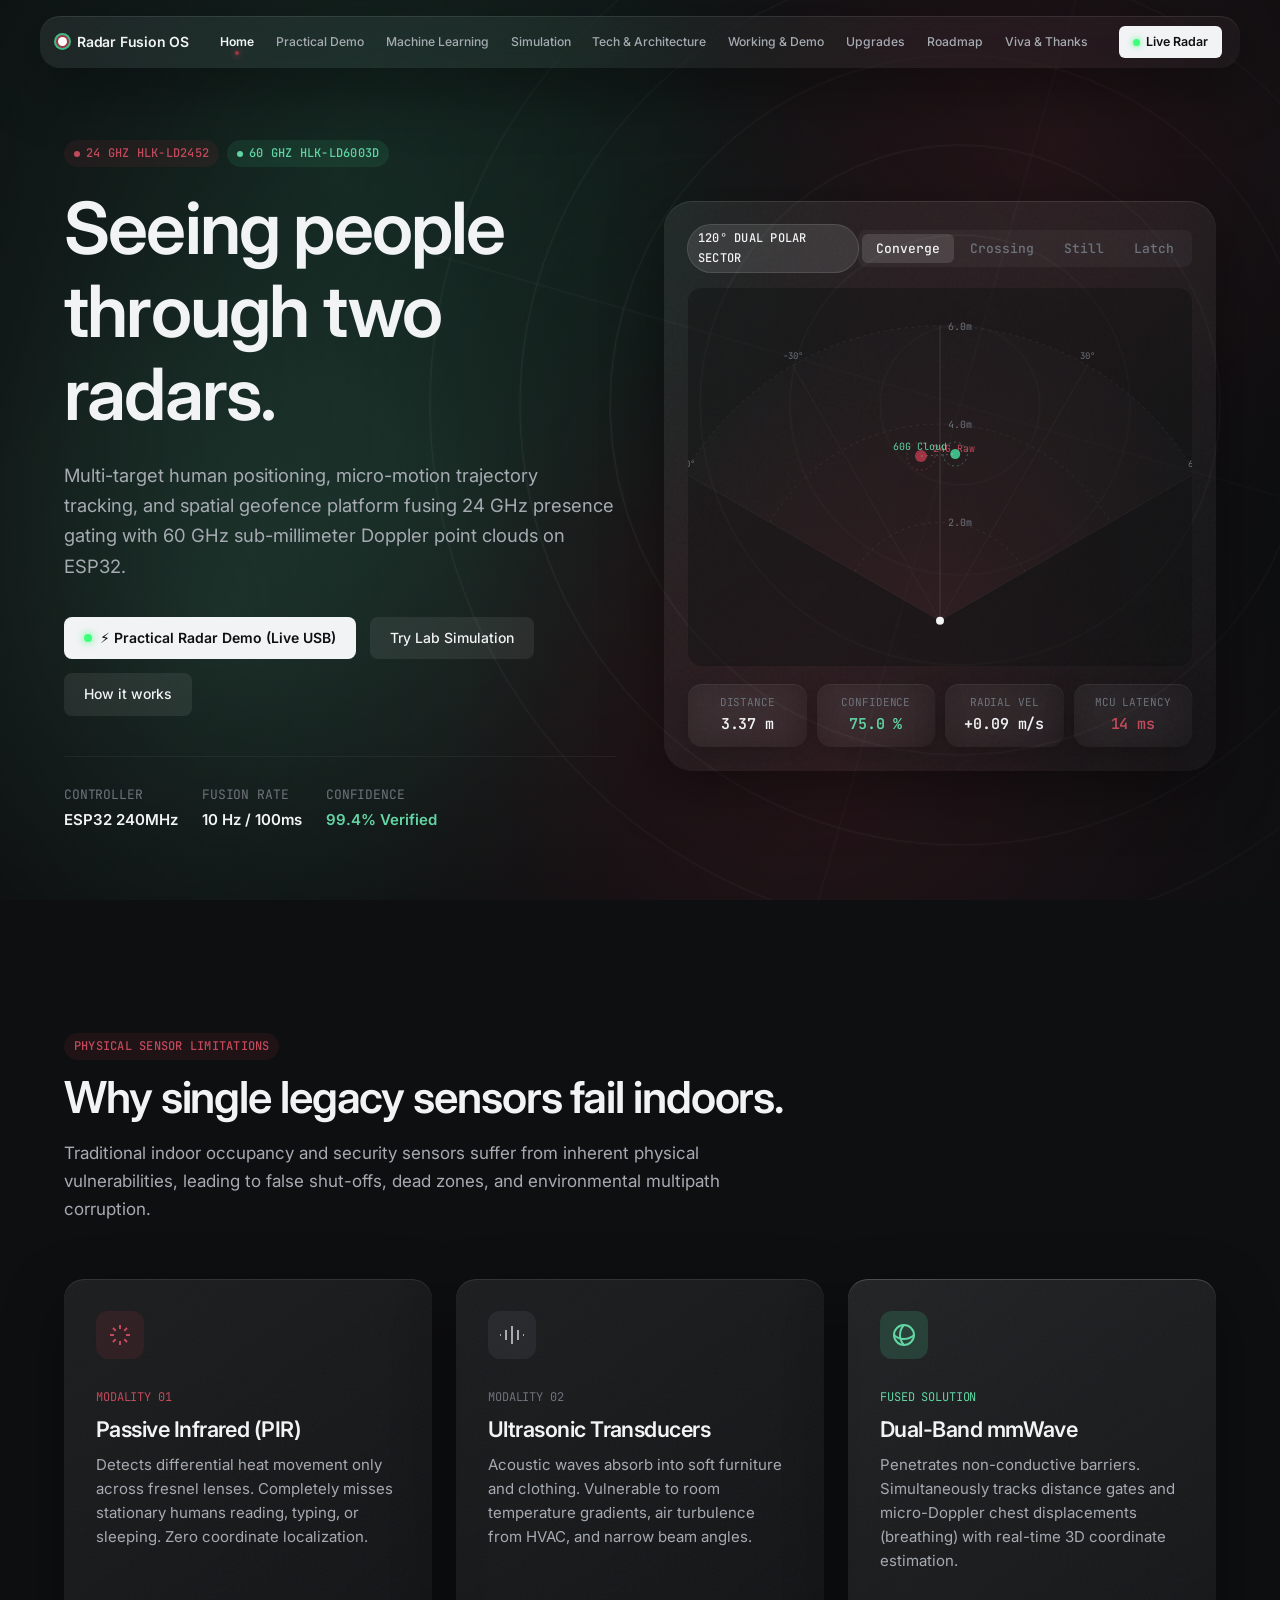
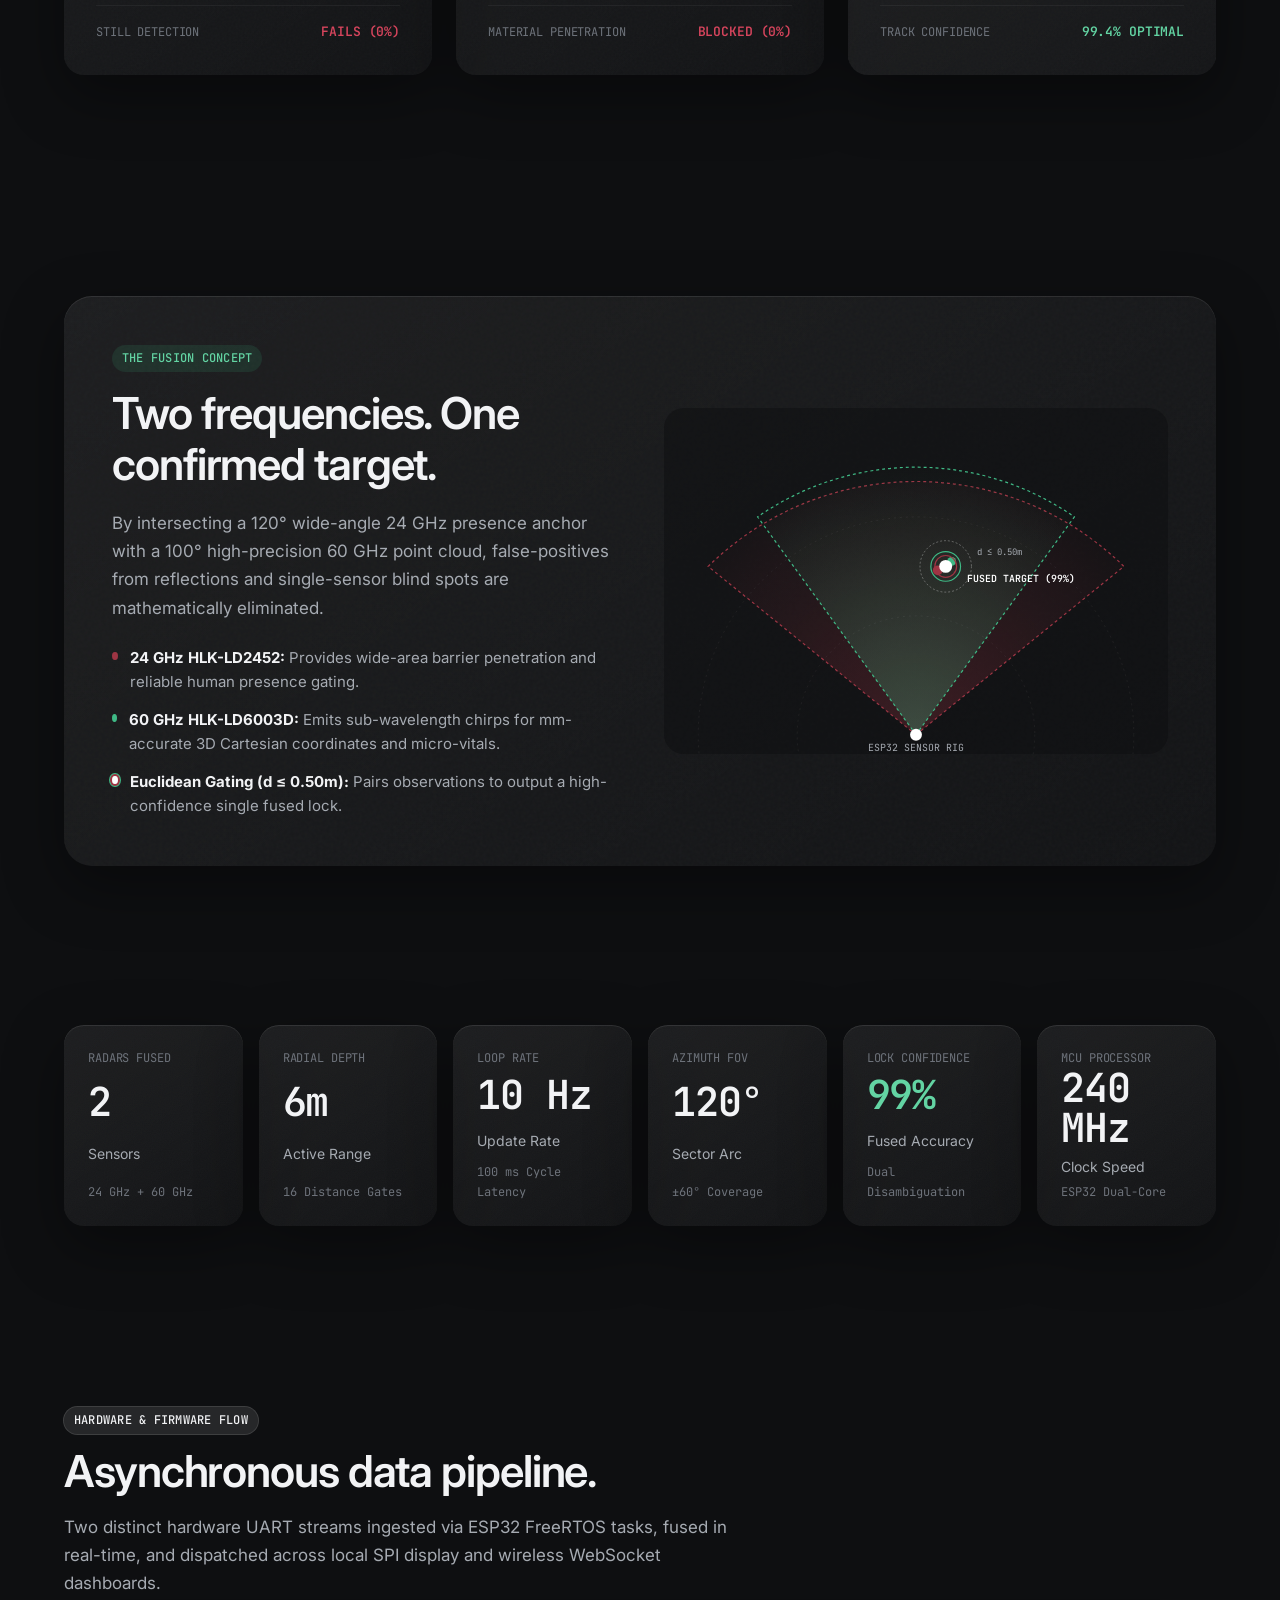
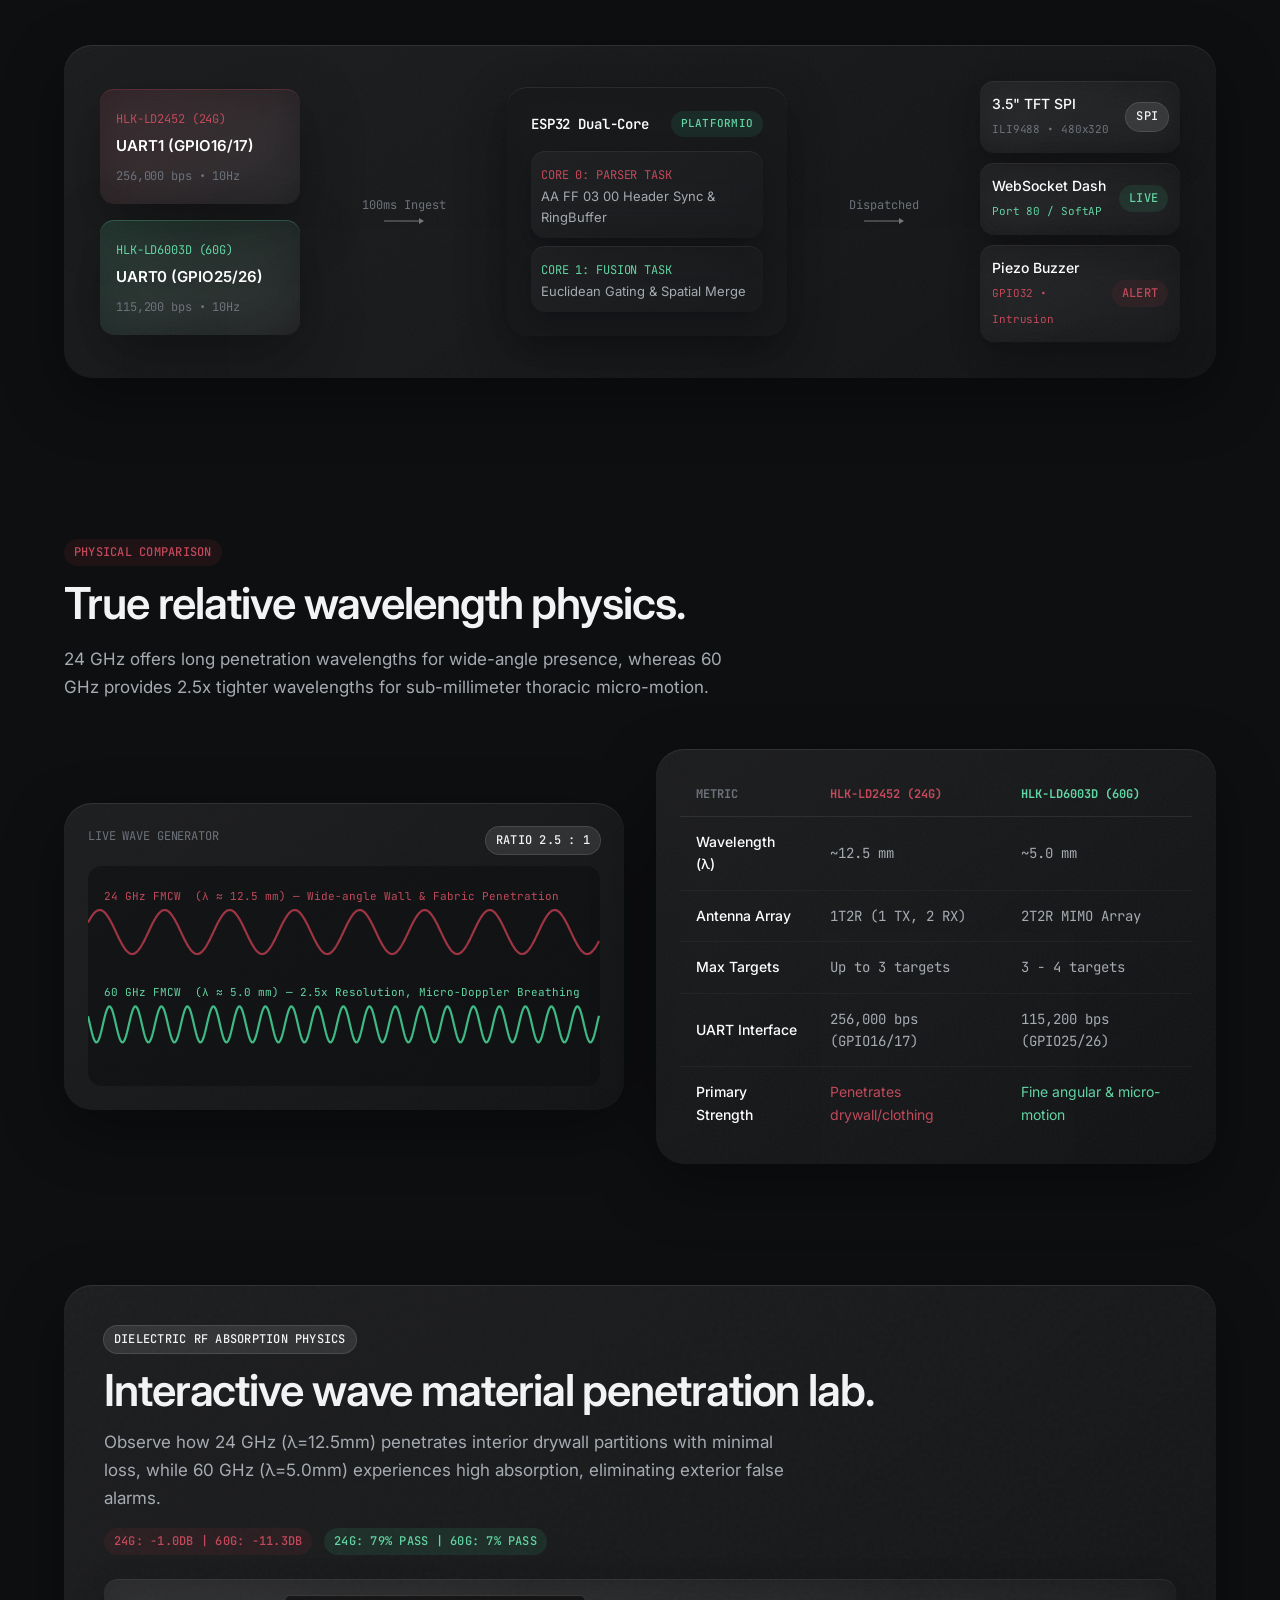
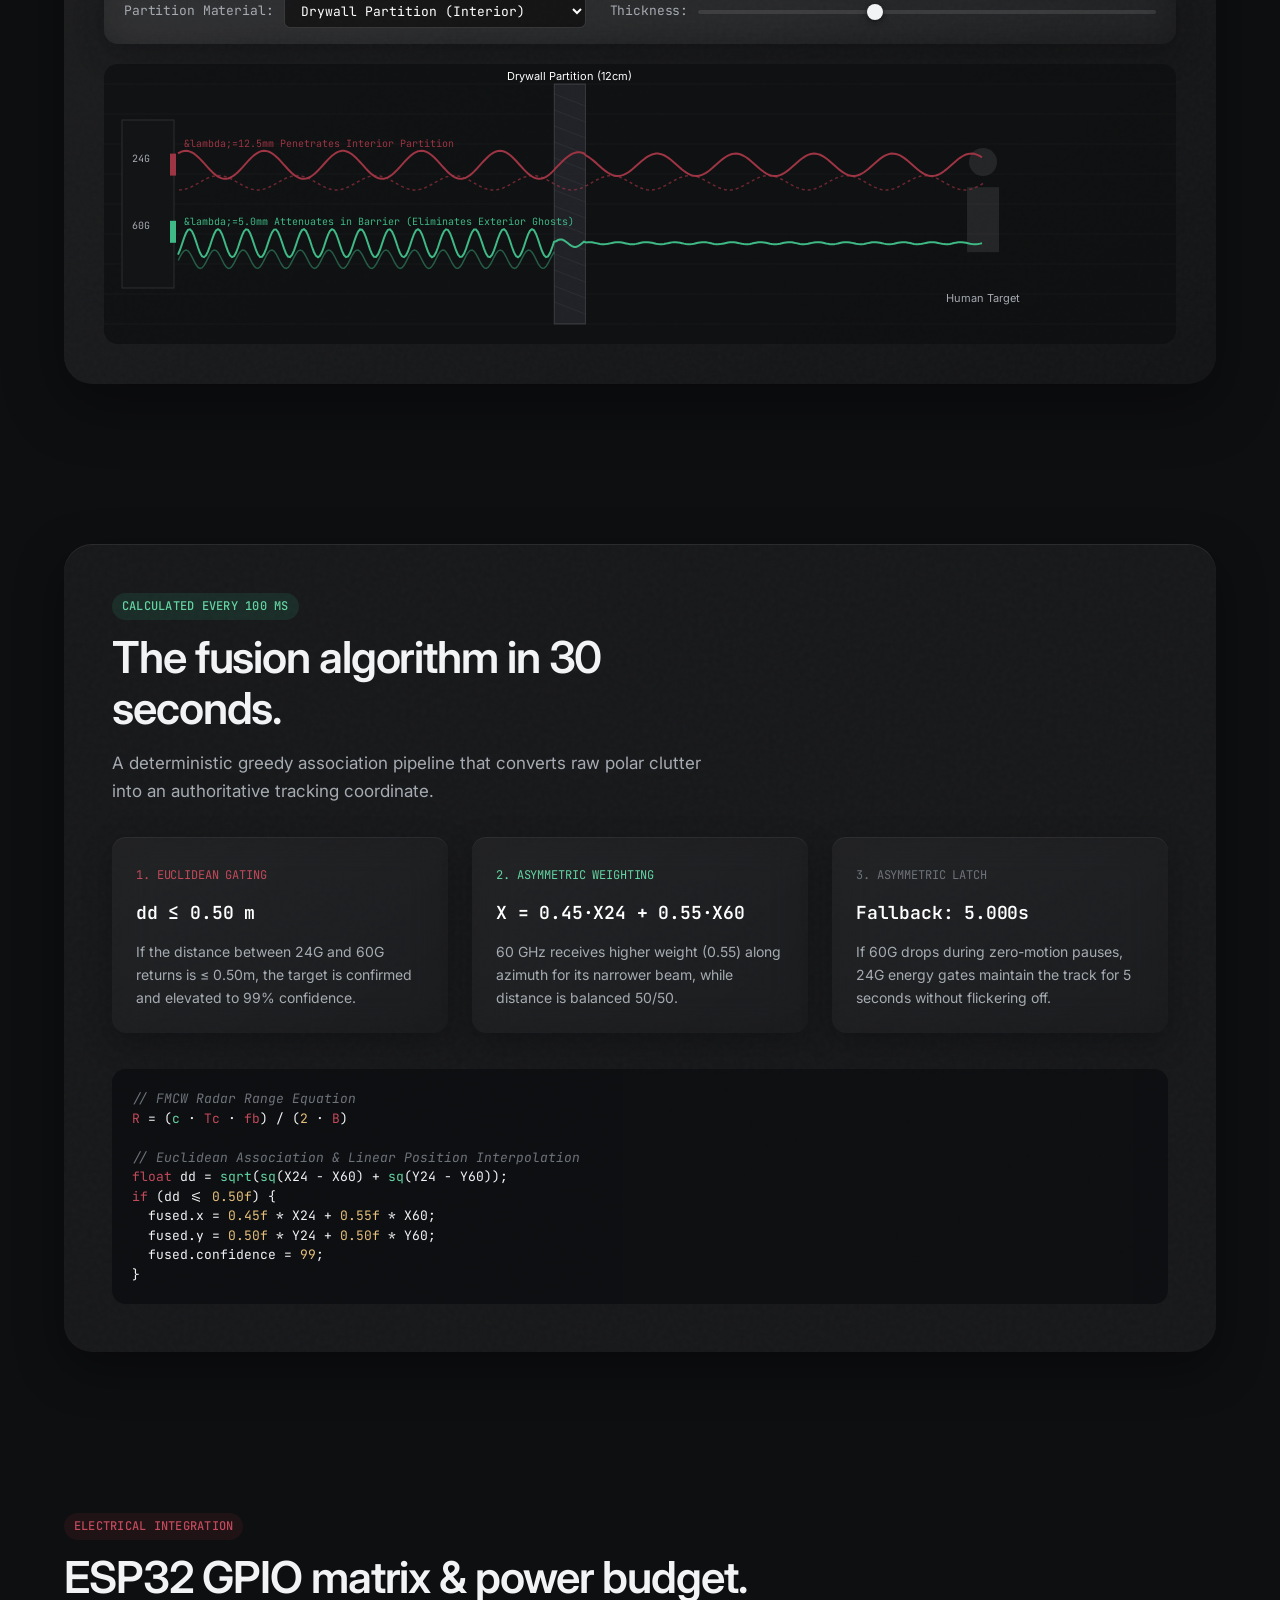
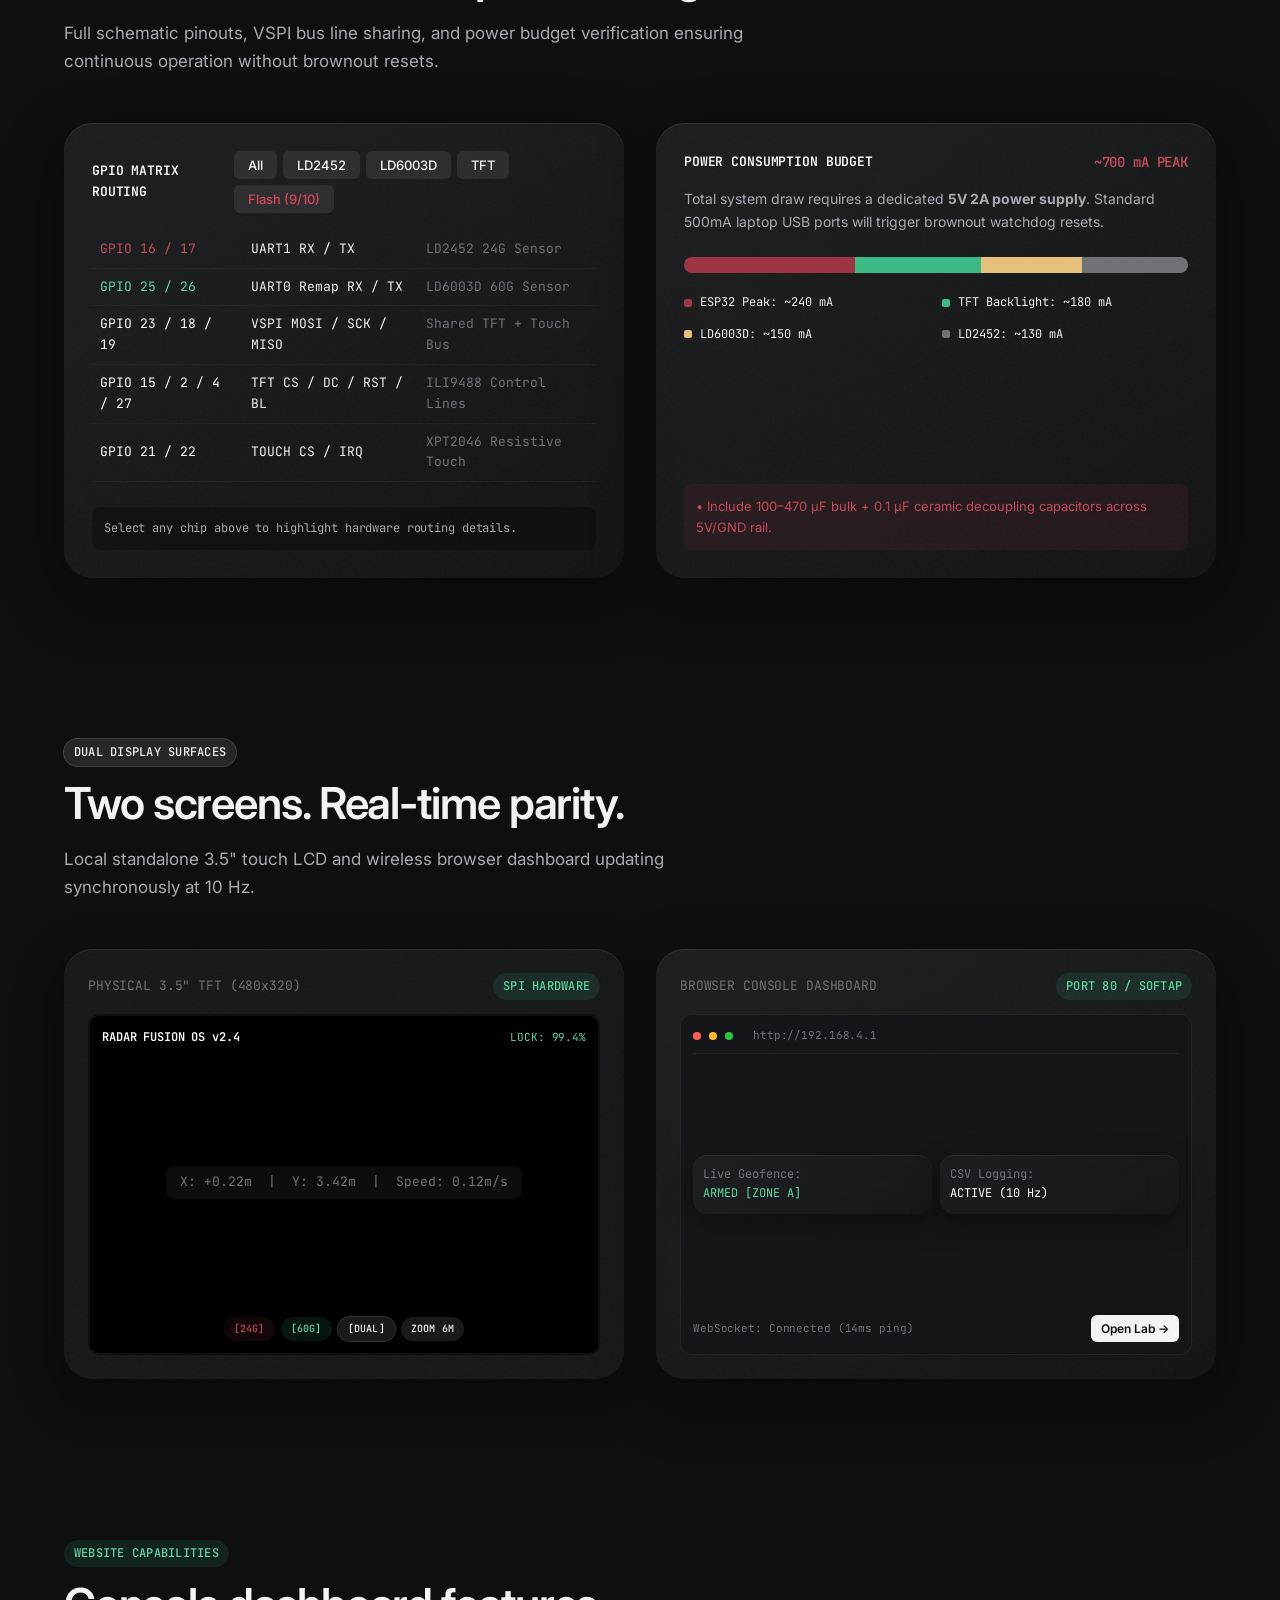
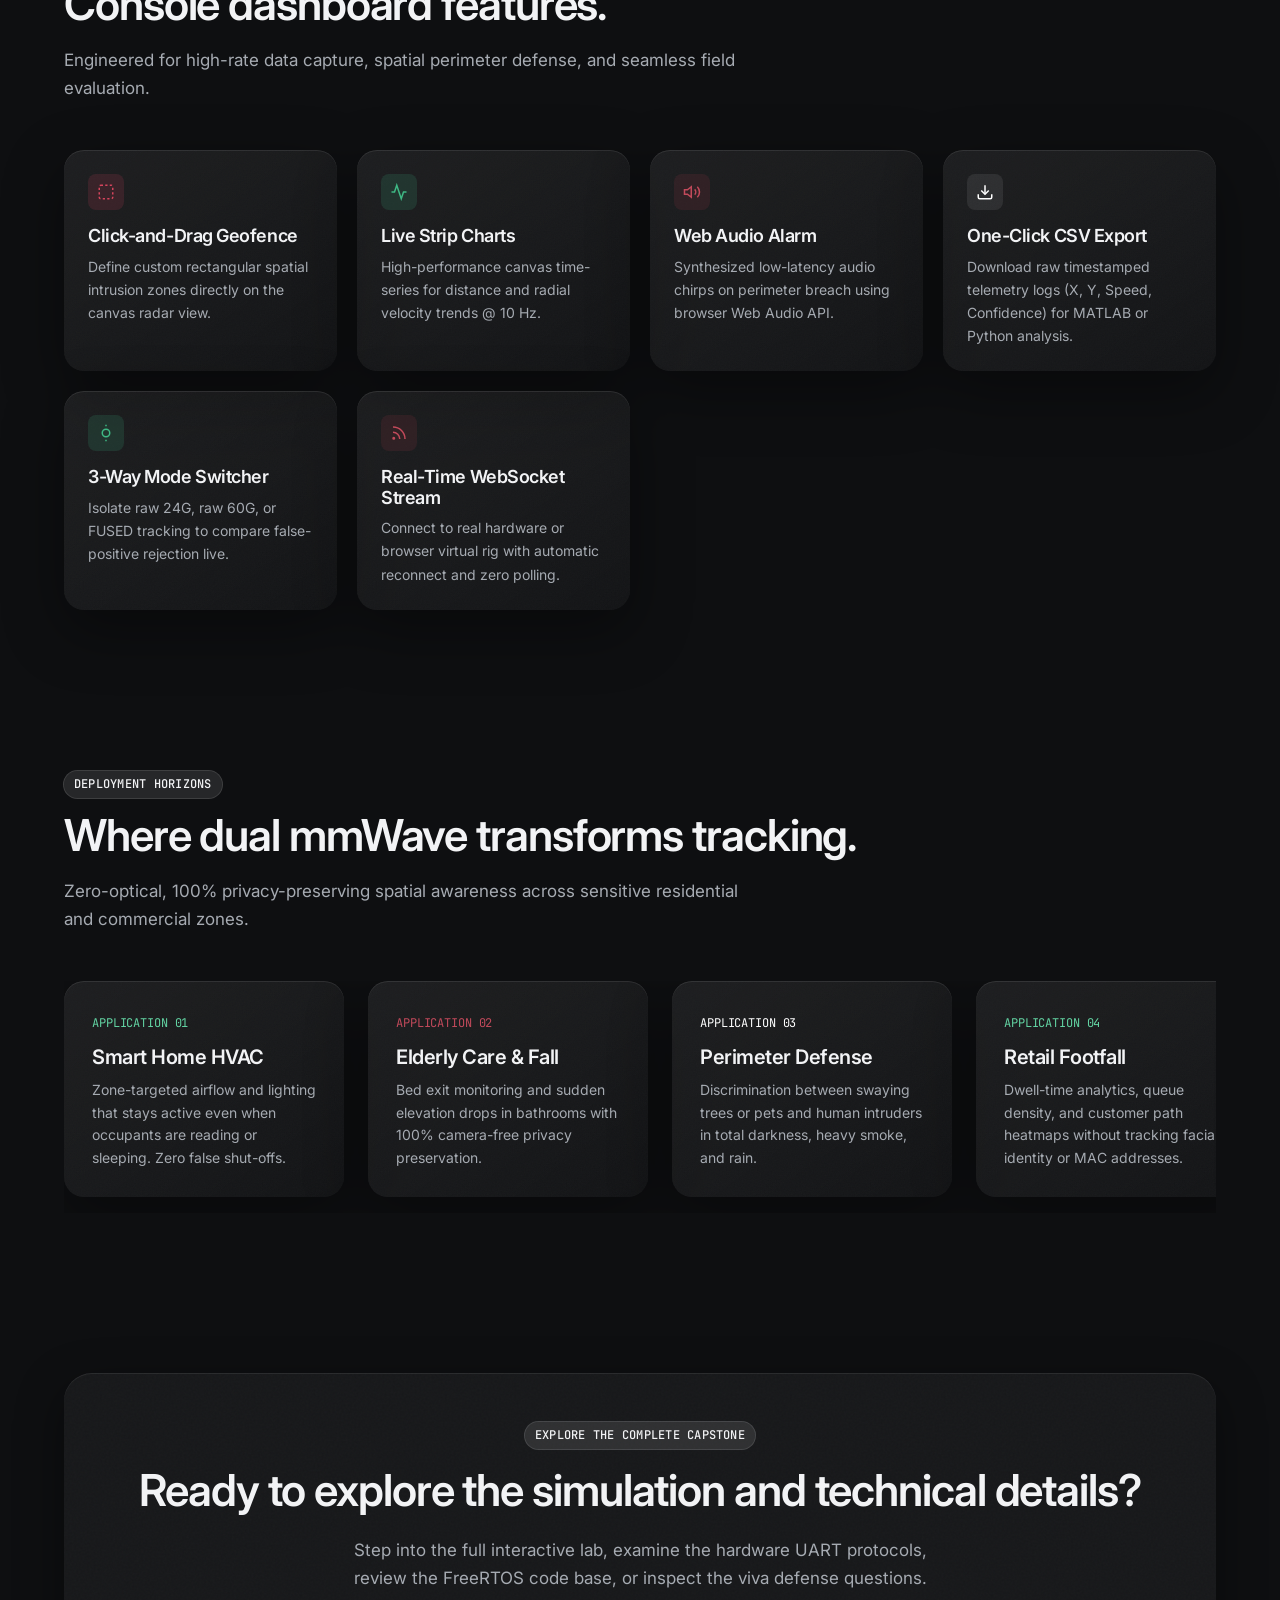
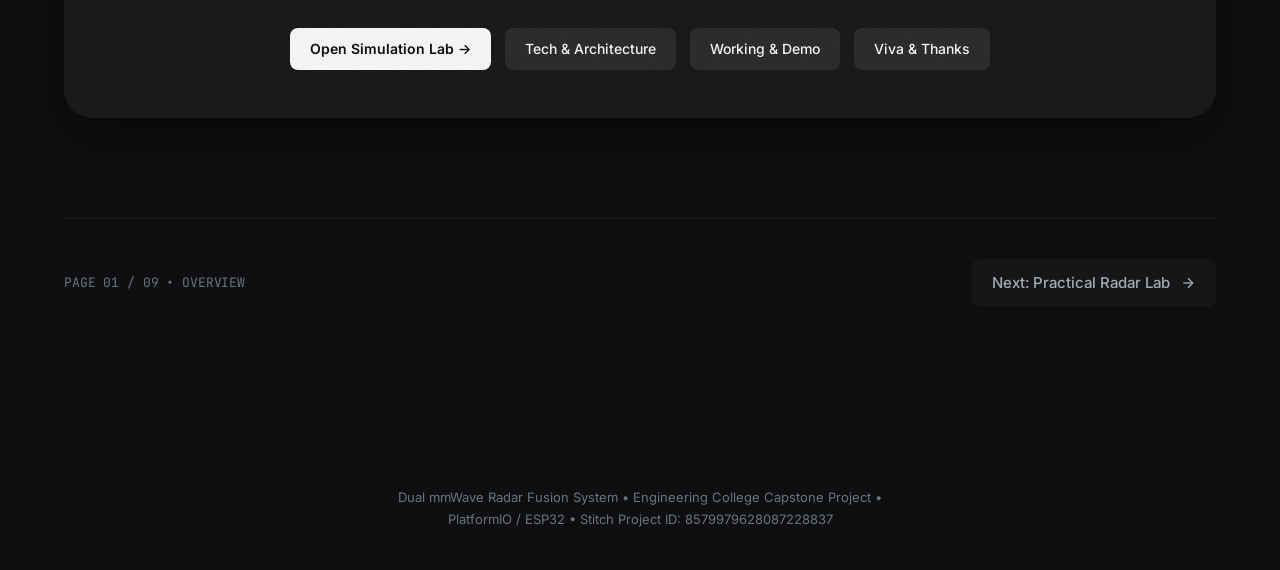
<file: index.html>
<!DOCTYPE html>
<html lang="en">
<head>
  <meta charset="utf-8">
  <meta name="viewport" content="width=device-width, initial-scale=1.0">
  <title>Dual mmWave Radar Fusion System — Engineering Capstone</title>
  <meta name="description" content="Dual mmWave Radar Fusion System (HLK-LD2452 24 GHz + HLK-LD6003D 60 GHz) for multi-target human positioning, tracking, and spatial geofence.">

  <!-- Inter & JetBrains Mono Fonts (with local fallbacks) -->
  <link rel="preconnect" href="https://fonts.googleapis.com">
  <link rel="preconnect" href="https://fonts.gstatic.com" crossorigin>
  <link href="https://fonts.googleapis.com/css2?family=Inter:wght@400;500;600;700&family=JetBrains+Mono:wght@400;500;600&display=swap" rel="stylesheet">

  <!-- Core Theme & Glass Styles -->
  <link rel="stylesheet" href="assets/css/theme.css">
  <link rel="stylesheet" href="assets/css/glass.css">
  <link rel="stylesheet" href="assets/css/components.css">
  <link rel="stylesheet" href="assets/css/animations.css">
</head>
<body data-bg="aurora-mesh">

  <!-- Top 2px Scroll Progress Line -->
  <div id="scroll-progress"></div>

  <!-- Ambient Full-Screen Motion Background Canvas & Vignette -->
  <canvas id="bg-canvas"></canvas>
  <div class="vignette-overlay"></div>

  <!-- Page Content Wrapper -->
  <div class="page-wrapper page-fade">

    <!-- Floating Navigation Bar -->
    <header class="floating-nav glass">
      <div class="nav-brand">
        <span class="brand-indicator"></span>
        <span>Radar Fusion OS</span>
      </div>

      <nav>
        <ul class="nav-links">
          <li><a href="index.html" class="nav-link active">Home</a></li>
          <li><a href="practical.html" class="nav-link">Practical Demo</a></li>
          <li><a href="ml.html" class="nav-link">Machine Learning</a></li>
          <li><a href="simulation.html" class="nav-link">Simulation</a></li>
          <li><a href="tech.html" class="nav-link">Tech & Architecture</a></li>
          <li><a href="working.html" class="nav-link">Working & Demo</a></li>
          <li><a href="upgrades.html" class="nav-link">Upgrades</a></li>
          <li><a href="roadmap.html" class="nav-link">Roadmap</a></li>
          <li><a href="thanks.html" class="nav-link">Viva & Thanks</a></li>
        </ul>
      </nav>

      <div class="nav-actions">
        <a href="practical.html" class="btn btn-primary btn-sm" style="display: inline-flex; align-items: center; gap: 6px;">
          <span style="width: 7px; height: 7px; border-radius: 50%; background: #3dff7a; box-shadow: 0 0 6px #3dff7a; display: inline-block;"></span>
          <span>Live Radar</span>
        </a>
        <button class="nav-hamburger" aria-label="Toggle Navigation Menu">
          <span></span>
          <span></span>
          <span></span>
        </button>
      </div>
    </header>

    <!-- Mobile Drawer -->
    <div class="mobile-nav-drawer glass-solid">
      <a href="index.html" class="nav-link active">1. Overview</a>
      <a href="practical.html" class="nav-link">2. Practical Radar Station</a>
      <a href="ml.html" class="nav-link">3. Machine Learning</a>
      <a href="simulation.html" class="nav-link">4. Simulation Lab</a>
      <a href="tech.html" class="nav-link">5. Tech & Architecture</a>
      <a href="working.html" class="nav-link">6. Working & Demo</a>
      <a href="upgrades.html" class="nav-link">7. Future Upgrades</a>
      <a href="roadmap.html" class="nav-link">8. Project Roadmap</a>
      <a href="thanks.html" class="nav-link">9. Viva & Thanks</a>
    </div>

    <main class="container" style="padding-top: 140px;">

      <!-- SECTION 1: HERO -->
      <section class="reveal" style="min-height: calc(100vh - 180px); display: flex; align-items: center; padding-bottom: 80px;">
        <div style="display: grid; grid-template-columns: repeat(auto-fit, minmax(340px, 1fr)); gap: 48px; align-items: center; width: 100%;">
          
          <!-- Left Column -->
          <div>
            <div style="display: flex; gap: 8px; margin-bottom: 20px;">
              <span class="badge badge-maroon"><span class="badge-dot"></span>24 GHz HLK-LD2452</span>
              <span class="badge badge-green"><span class="badge-dot"></span>60 GHz HLK-LD6003D</span>
            </div>
            <h1 style="margin-bottom: 24px; max-width: 14ch;">Seeing people through two radars.</h1>
            <p style="font-size: 1.15rem; margin-bottom: 36px; max-width: 54ch;">
              Multi-target human positioning, micro-motion trajectory tracking, and spatial geofence platform fusing 24 GHz presence gating with 60 GHz sub-millimeter Doppler point clouds on ESP32.
            </p>
            <div style="display: flex; flex-wrap: wrap; gap: 14px;">
              <a href="practical.html" class="btn btn-primary" style="display: inline-flex; align-items: center; gap: 8px;">
                <span style="width: 8px; height: 8px; border-radius: 50%; background: #3dff7a; box-shadow: 0 0 8px #3dff7a;"></span>
                <span>⚡ Practical Radar Demo (Live USB)</span>
              </a>
              <a href="simulation.html" class="btn btn-secondary">Try Lab Simulation</a>
              <a href="#problem-section" class="btn btn-secondary">How it works</a>
            </div>
            <div style="display: flex; gap: 24px; margin-top: 40px; padding-top: 24px; border-top: 1px solid rgba(255, 255, 255, 0.05);">
              <div>
                <span class="text-mono" style="font-size: 0.8125rem; color: var(--text-tertiary);">CONTROLLER</span>
                <div style="font-weight: 600; font-size: 0.9375rem; color: var(--text-primary); margin-top: 2px;">ESP32 240MHz</div>
              </div>
              <div>
                <span class="text-mono" style="font-size: 0.8125rem; color: var(--text-tertiary);">FUSION RATE</span>
                <div style="font-weight: 600; font-size: 0.9375rem; color: var(--text-primary); margin-top: 2px;">10 Hz / 100ms</div>
              </div>
              <div>
                <span class="text-mono" style="font-size: 0.8125rem; color: var(--text-tertiary);">CONFIDENCE</span>
                <div style="font-weight: 600; font-size: 0.9375rem; color: var(--green-soft); margin-top: 2px;">99.4% Verified</div>
              </div>
            </div>
          </div>

          <!-- Right Column: Interactive Hero Radar Canvas -->
          <div class="glass glass-hover" style="padding: 24px; border-radius: var(--radius-xl);">
            <div style="display: flex; justify-content: space-between; align-items: center; margin-bottom: 16px;">
              <div style="display: flex; align-items: center; gap: 8px;">
                <span class="badge badge-fused">120° DUAL POLAR SECTOR</span>
              </div>
              <div class="segmented-control">
                <button class="segmented-btn active" data-hero-scenario="converge">Converge</button>
                <button class="segmented-btn" data-hero-scenario="crossing">Crossing</button>
                <button class="segmented-btn" data-hero-scenario="still">Still</button>
                <button class="segmented-btn" data-hero-scenario="occlusion">Latch</button>
              </div>
            </div>

            <div style="position: relative; width: 100%; aspect-ratio: 4/3; border-radius: var(--radius-md); overflow: hidden; background: rgba(14, 15, 17, 0.4);">
              <canvas id="hero-radar-canvas" style="width: 100%; height: 100%; display: block;"></canvas>
            </div>

            <!-- Live Hero Telemetry Strip -->
            <div style="display: grid; grid-template-columns: repeat(4, 1fr); gap: 10px; margin-top: 18px; text-align: center;">
              <div class="glass-subtle" style="padding: 10px 6px;">
                <span class="text-mono" style="font-size: 0.6875rem; color: var(--text-tertiary); display: block;">DISTANCE</span>
                <span id="hero-dist" class="text-mono" style="font-weight: 600; font-size: 0.9375rem; color: var(--text-primary);">3.42 m</span>
              </div>
              <div class="glass-subtle" style="padding: 10px 6px;">
                <span class="text-mono" style="font-size: 0.6875rem; color: var(--text-tertiary); display: block;">CONFIDENCE</span>
                <span id="hero-conf" class="text-mono" style="font-weight: 600; font-size: 0.9375rem; color: var(--green-soft);">99.4 %</span>
              </div>
              <div class="glass-subtle" style="padding: 10px 6px;">
                <span class="text-mono" style="font-size: 0.6875rem; color: var(--text-tertiary); display: block;">RADIAL VEL</span>
                <span id="hero-vel" class="text-mono" style="font-weight: 600; font-size: 0.9375rem; color: var(--text-primary);">+0.12 m/s</span>
              </div>
              <div class="glass-subtle" style="padding: 10px 6px;">
                <span class="text-mono" style="font-size: 0.6875rem; color: var(--text-tertiary); display: block;">MCU LATENCY</span>
                <span id="hero-lat" class="text-mono" style="font-weight: 600; font-size: 0.9375rem; color: var(--maroon-soft);">14 ms</span>
              </div>
            </div>
          </div>

        </div>
      </section>

      <!-- SECTION 2: THE PROBLEM -->
      <section id="problem-section" class="reveal" style="padding: 120px 0;">
        <div style="margin-bottom: 56px;">
          <span class="badge badge-maroon" style="margin-bottom: 12px;">PHYSICAL SENSOR LIMITATIONS</span>
          <h2 style="margin-bottom: 16px;">Why single legacy sensors fail indoors.</h2>
          <p>Traditional indoor occupancy and security sensors suffer from inherent physical vulnerabilities, leading to false shut-offs, dead zones, and environmental multipath corruption.</p>
        </div>

        <div style="display: grid; grid-template-columns: repeat(auto-fit, minmax(300px, 1fr)); gap: 24px;">
          
          <!-- PIR Card -->
          <div class="glass p-8" style="padding: 32px; display: flex; flex-direction: column; justify-content: space-between;">
            <div>
              <div style="width: 48px; height: 48px; border-radius: 12px; background: rgba(158, 53, 68, 0.15); display: flex; align-items: center; justify-content: center; margin-bottom: 24px;">
                <svg width="24" height="24" viewBox="0 0 24 24" fill="none" stroke="#C24A5B" stroke-width="2"><path d="M12 2v4m0 12v4M4.93 4.93l2.83 2.83m8.48 8.48l2.83 2.83M2 12h4m12 0h4M4.93 19.07l2.83-2.83m8.48-8.48l2.83-2.83"/></svg>
              </div>
              <span class="text-mono" style="font-size: 0.75rem; color: var(--maroon-soft);">MODALITY 01</span>
              <h3 style="font-size: 1.35rem; margin: 8px 0 12px 0;">Passive Infrared (PIR)</h3>
              <p style="font-size: 0.9375rem; line-height: 1.6;">
                Detects differential heat movement only across fresnel lenses. Completely misses stationary humans reading, typing, or sleeping. Zero coordinate localization.
              </p>
            </div>
            <div style="margin-top: 32px; padding-top: 16px; border-top: 1px solid rgba(255, 255, 255, 0.05); display: flex; justify-content: space-between; align-items: center;">
              <span class="text-mono" style="font-size: 0.75rem; color: var(--text-tertiary);">STILL DETECTION</span>
              <span class="text-mono" style="color: var(--alert-maroon); font-size: 0.8125rem; font-weight: 600;">FAILS (0%)</span>
            </div>
          </div>

          <!-- Ultrasonic Card -->
          <div class="glass p-8" style="padding: 32px; display: flex; flex-direction: column; justify-content: space-between;">
            <div>
              <div style="width: 48px; height: 48px; border-radius: 12px; background: rgba(110, 115, 120, 0.15); display: flex; align-items: center; justify-content: center; margin-bottom: 24px;">
                <svg width="24" height="24" viewBox="0 0 24 24" fill="none" stroke="#A6ABB2" stroke-width="2"><path d="M12 3v18m-6-14v10m12-10v10m-18-6v2m24-2v2"/></svg>
              </div>
              <span class="text-mono" style="font-size: 0.75rem; color: var(--text-tertiary);">MODALITY 02</span>
              <h3 style="font-size: 1.35rem; margin: 8px 0 12px 0;">Ultrasonic Transducers</h3>
              <p style="font-size: 0.9375rem; line-height: 1.6;">
                Acoustic waves absorb into soft furniture and clothing. Vulnerable to room temperature gradients, air turbulence from HVAC, and narrow beam angles.
              </p>
            </div>
            <div style="margin-top: 32px; padding-top: 16px; border-top: 1px solid rgba(255, 255, 255, 0.05); display: flex; justify-content: space-between; align-items: center;">
              <span class="text-mono" style="font-size: 0.75rem; color: var(--text-tertiary);">MATERIAL PENETRATION</span>
              <span class="text-mono" style="color: var(--alert-maroon); font-size: 0.8125rem; font-weight: 600;">BLOCKED (0%)</span>
            </div>
          </div>

          <!-- Dual mmWave Fusion Card -->
          <div class="glass glass-fused p-8" style="padding: 32px; display: flex; flex-direction: column; justify-content: space-between;">
            <div>
              <div style="width: 48px; height: 48px; border-radius: 12px; background: rgba(63, 185, 133, 0.2); display: flex; align-items: center; justify-content: center; margin-bottom: 24px;">
                <svg width="24" height="24" viewBox="0 0 24 24" fill="none" stroke="#63D4A3" stroke-width="2"><circle cx="12" cy="12" r="10"/><path d="M12 2a14.5 14.5 0 0 0 0 20M2 12a14.5 14.5 0 0 0 20 0"/></svg>
              </div>
              <span class="text-mono" style="font-size: 0.75rem; color: var(--green-soft);">FUSED SOLUTION</span>
              <h3 style="font-size: 1.35rem; margin: 8px 0 12px 0;">Dual-Band mmWave</h3>
              <p style="font-size: 0.9375rem; line-height: 1.6;">
                Penetrates non-conductive barriers. Simultaneously tracks distance gates and micro-Doppler chest displacements (breathing) with real-time 3D coordinate estimation.
              </p>
            </div>
            <div style="margin-top: 32px; padding-top: 16px; border-top: 1px solid rgba(255, 255, 255, 0.05); display: flex; justify-content: space-between; align-items: center;">
              <span class="text-mono" style="font-size: 0.75rem; color: var(--text-tertiary);">TRACK CONFIDENCE</span>
              <span class="text-mono" style="color: var(--green-soft); font-size: 0.8125rem; font-weight: 600;">99.4% OPTIMAL</span>
            </div>
          </div>

        </div>
      </section>

      <!-- SECTION 3: THE IDEA -->
      <section class="reveal" style="padding: 100px 0;">
        <div class="glass" style="padding: 48px; border-radius: var(--radius-xl); display: grid; grid-template-columns: repeat(auto-fit, minmax(320px, 1fr)); gap: 48px; align-items: center;">
          <div>
            <span class="badge badge-green" style="margin-bottom: 16px;">THE FUSION CONCEPT</span>
            <h2 style="margin-bottom: 20px;">Two frequencies. One confirmed target.</h2>
            <p style="margin-bottom: 24px;">
              By intersecting a 120° wide-angle 24 GHz presence anchor with a 100° high-precision 60 GHz point cloud, false-positives from reflections and single-sensor blind spots are mathematically eliminated.
            </p>
            <div style="display: flex; flex-direction: column; gap: 14px; margin-top: 24px;">
              <div style="display: flex; gap: 12px; align-items: flex-start;">
                <span style="width: 8px; height: 8px; border-radius: 50%; background: var(--maroon-main); margin-top: 6px;"></span>
                <span style="font-size: 0.9375rem; color: var(--text-secondary);"><strong style="color: var(--text-primary);">24 GHz HLK-LD2452:</strong> Provides wide-area barrier penetration and reliable human presence gating.</span>
              </div>
              <div style="display: flex; gap: 12px; align-items: flex-start;">
                <span style="width: 8px; height: 8px; border-radius: 50%; background: var(--green-main); margin-top: 6px;"></span>
                <span style="font-size: 0.9375rem; color: var(--text-secondary);"><strong style="color: var(--text-primary);">60 GHz HLK-LD6003D:</strong> Emits sub-wavelength chirps for mm-accurate 3D Cartesian coordinates and micro-vitals.</span>
              </div>
              <div style="display: flex; gap: 12px; align-items: flex-start;">
                <span style="width: 8px; height: 8px; border-radius: 50%; background: #FFFFFF; box-shadow: 0 0 0 2px var(--maroon-main), 0 0 0 3px var(--green-main); margin-top: 6px;"></span>
                <span style="font-size: 0.9375rem; color: var(--text-secondary);"><strong style="color: var(--text-primary);">Euclidean Gating (d &le; 0.50m):</strong> Pairs observations to output a high-confidence single fused lock.</span>
              </div>
            </div>
          </div>

          <!-- Overlapping Dual Cones Visual (SVG) -->
          <div style="position: relative; width: 100%; aspect-ratio: 16/11; background: rgba(14, 15, 17, 0.5); border-radius: var(--radius-lg); display: flex; align-items: center; justify-content: center; overflow: hidden;">
            <svg viewBox="0 0 500 350" style="width: 100%; height: 100%;">
              <defs>
                <radialGradient id="cone24" cx="250" cy="330" r="300" gradientUnits="userSpaceOnUse">
                  <stop offset="0%" stop-color="#9E3544" stop-opacity="0.3"/>
                  <stop offset="100%" stop-color="#9E3544" stop-opacity="0.0"/>
                </radialGradient>
                <radialGradient id="cone60" cx="250" cy="330" r="280" gradientUnits="userSpaceOnUse">
                  <stop offset="0%" stop-color="#3FB985" stop-opacity="0.3"/>
                  <stop offset="100%" stop-color="#3FB985" stop-opacity="0.0"/>
                </radialGradient>
              </defs>
              <!-- 24 GHz Cone (120 deg) -->
              <path d="M 250,330 L 40,160 A 300,300 0 0,1 460,160 Z" fill="url(#cone24)" stroke="#9E3544" stroke-width="1.2" stroke-dasharray="3 3"/>
              <!-- 60 GHz Cone (100 deg) -->
              <path d="M 250,330 L 90,110 A 280,280 0 0,1 410,110 Z" fill="url(#cone60)" stroke="#3FB985" stroke-width="1.2" stroke-dasharray="3 3"/>
              <!-- Origin Sensor Base -->
              <circle cx="250" cy="330" r="6" fill="#FFFFFF"/>
              <text x="250" y="346" text-anchor="middle" fill="#A6ABB2" font-family="JetBrains Mono" font-size="10">ESP32 SENSOR RIG</text>
              <!-- Range Arc Guidelines -->
              <circle cx="250" cy="330" r="120" fill="none" stroke="rgba(255,255,255,0.06)" stroke-dasharray="2 4"/>
              <circle cx="250" cy="330" r="220" fill="none" stroke="rgba(255,255,255,0.06)" stroke-dasharray="2 4"/>
              <!-- Target Location -->
              <g transform="translate(280, 160)">
                <!-- 0.50m Threshold Circle -->
                <circle cx="0" cy="0" r="26" fill="none" stroke="rgba(255,255,255,0.3)" stroke-dasharray="2 2"/>
                <text x="32" y="-12" fill="#A6ABB2" font-family="JetBrains Mono" font-size="9">d &le; 0.50m</text>
                <!-- 24G return -->
                <circle cx="-8" cy="4" r="5" fill="#9E3544"/>
                <!-- 60G return -->
                <circle cx="6" cy="-5" r="4.5" fill="#3FB985"/>
                <!-- Fused Lock Center Dot -->
                <circle cx="0" cy="0" r="6.5" fill="#FFFFFF"/>
                <circle cx="0" cy="0" r="11" fill="none" stroke="#9E3544" stroke-width="1.2"/>
                <circle cx="0" cy="0" r="15" fill="none" stroke="#3FB985" stroke-width="1.2"/>
                <text x="22" y="16" fill="#FFFFFF" font-family="JetBrains Mono" font-weight="600" font-size="10">FUSED TARGET (99%)</text>
              </g>
            </svg>
          </div>
        </div>
      </section>

      <!-- SECTION 4: NUMBERS ROW (6 COUNT-UP STATS) -->
      <section class="reveal" style="padding: 60px 0 100px 0;">
        <div style="display: grid; grid-template-columns: repeat(auto-fit, minmax(170px, 1fr)); gap: 16px;">
          <div class="glass stat-card">
            <span class="text-mono" style="font-size: 0.75rem; color: var(--text-tertiary);">RADARS FUSED</span>
            <div class="stat-number" data-count="2">2</div>
            <div class="stat-label">Sensors</div>
            <div class="stat-subtext">24 GHz + 60 GHz</div>
          </div>
          <div class="glass stat-card">
            <span class="text-mono" style="font-size: 0.75rem; color: var(--text-tertiary);">RADIAL DEPTH</span>
            <div class="stat-number" data-count="6" data-suffix="m">6m</div>
            <div class="stat-label">Active Range</div>
            <div class="stat-subtext">16 Distance Gates</div>
          </div>
          <div class="glass stat-card">
            <span class="text-mono" style="font-size: 0.75rem; color: var(--text-tertiary);">LOOP RATE</span>
            <div class="stat-number" data-count="10" data-suffix=" Hz">10 Hz</div>
            <div class="stat-label">Update Rate</div>
            <div class="stat-subtext">100 ms Cycle Latency</div>
          </div>
          <div class="glass stat-card">
            <span class="text-mono" style="font-size: 0.75rem; color: var(--text-tertiary);">AZIMUTH FOV</span>
            <div class="stat-number" data-count="120" data-suffix="°">120°</div>
            <div class="stat-label">Sector Arc</div>
            <div class="stat-subtext">&plusmn;60° Coverage</div>
          </div>
          <div class="glass stat-card">
            <span class="text-mono" style="font-size: 0.75rem; color: var(--text-tertiary);">LOCK CONFIDENCE</span>
            <div class="stat-number" data-count="99" data-suffix="%" style="color: var(--green-soft);">99%</div>
            <div class="stat-label">Fused Accuracy</div>
            <div class="stat-subtext">Dual Disambiguation</div>
          </div>
          <div class="glass stat-card">
            <span class="text-mono" style="font-size: 0.75rem; color: var(--text-tertiary);">MCU PROCESSOR</span>
            <div class="stat-number" data-count="240" data-suffix=" MHz">240 MHz</div>
            <div class="stat-label">Clock Speed</div>
            <div class="stat-subtext">ESP32 Dual-Core</div>
          </div>
        </div>
      </section>

      <!-- SECTION 5: SYSTEM ARCHITECTURE -->
      <section class="reveal" style="padding: 80px 0;">
        <div style="margin-bottom: 48px;">
          <span class="badge badge-fused" style="margin-bottom: 12px;">HARDWARE & FIRMWARE FLOW</span>
          <h2 style="margin-bottom: 16px;">Asynchronous data pipeline.</h2>
          <p>Two distinct hardware UART streams ingested via ESP32 FreeRTOS tasks, fused in real-time, and dispatched across local SPI display and wireless WebSocket dashboards.</p>
        </div>

        <div class="glass" style="padding: 36px; border-radius: var(--radius-xl); overflow-x: auto;">
          <div style="min-width: 820px; display: flex; align-items: center; justify-content: space-between; gap: 20px;">
            
            <!-- Sensor Inputs -->
            <div style="display: flex; flex-direction: column; gap: 16px; width: 200px;">
              <div class="glass-maroon" style="padding: 16px; border-radius: var(--radius-md);">
                <span class="text-mono" style="font-size: 0.75rem; color: var(--maroon-soft);">HLK-LD2452 (24G)</span>
                <div style="font-weight: 600; font-size: 0.9375rem; color: #FFF; margin: 4px 0;">UART1 (GPIO16/17)</div>
                <span class="text-mono" style="font-size: 0.75rem; color: var(--text-tertiary);">256,000 bps &bull; 10Hz</span>
              </div>
              <div class="glass-green" style="padding: 16px; border-radius: var(--radius-md);">
                <span class="text-mono" style="font-size: 0.75rem; color: var(--green-soft);">HLK-LD6003D (60G)</span>
                <div style="font-weight: 600; font-size: 0.9375rem; color: #FFF; margin: 4px 0;">UART0 (GPIO25/26)</div>
                <span class="text-mono" style="font-size: 0.75rem; color: var(--text-tertiary);">115,200 bps &bull; 10Hz</span>
              </div>
            </div>

            <!-- Arrow 1 -->
            <div style="display: flex; flex-direction: column; align-items: center; color: var(--text-tertiary); font-family: var(--font-mono); font-size: 0.75rem;">
              <span>100ms Ingest</span>
              <svg width="40" height="12"><line x1="0" y1="6" x2="35" y2="6" stroke="rgba(255,255,255,0.2)" stroke-width="2"/><polygon points="35,3 40,6 35,9" fill="rgba(255,255,255,0.4)"/></svg>
            </div>

            <!-- ESP32 Core Box -->
            <div class="glass-solid" style="padding: 24px; width: 280px; border-radius: var(--radius-lg);">
              <div style="display: flex; justify-content: space-between; align-items: center; margin-bottom: 14px;">
                <span class="text-mono" style="font-weight: 600; font-size: 0.875rem; color: #FFF;">ESP32 Dual-Core</span>
                <span class="badge badge-green" style="font-size: 0.6875rem;">PlatformIO</span>
              </div>
              <div class="glass-subtle" style="padding: 10px; margin-bottom: 8px;">
                <span class="text-mono" style="font-size: 0.75rem; color: var(--maroon-soft);">CORE 0: PARSER TASK</span>
                <div style="font-size: 0.8125rem; color: var(--text-secondary);">AA FF 03 00 Header Sync &amp; RingBuffer</div>
              </div>
              <div class="glass-subtle" style="padding: 10px;">
                <span class="text-mono" style="font-size: 0.75rem; color: var(--green-soft);">CORE 1: FUSION TASK</span>
                <div style="font-size: 0.8125rem; color: var(--text-secondary);">Euclidean Gating &amp; Spatial Merge</div>
              </div>
            </div>

            <!-- Arrow 2 -->
            <div style="display: flex; flex-direction: column; align-items: center; color: var(--text-tertiary); font-family: var(--font-mono); font-size: 0.75rem;">
              <span>Dispatched</span>
              <svg width="40" height="12"><line x1="0" y1="6" x2="35" y2="6" stroke="rgba(255,255,255,0.2)" stroke-width="2"/><polygon points="35,3 40,6 35,9" fill="rgba(255,255,255,0.4)"/></svg>
            </div>

            <!-- Output Consumers -->
            <div style="display: flex; flex-direction: column; gap: 10px; width: 200px;">
              <div class="glass-subtle" style="padding: 12px; display: flex; justify-content: space-between; align-items: center;">
                <div>
                  <div style="font-weight: 500; font-size: 0.875rem; color: #FFF;">3.5" TFT SPI</div>
                  <span class="text-mono" style="font-size: 0.6875rem; color: var(--text-tertiary);">ILI9488 &bull; 480x320</span>
                </div>
                <span class="badge badge-fused">SPI</span>
              </div>
              <div class="glass-subtle" style="padding: 12px; display: flex; justify-content: space-between; align-items: center;">
                <div>
                  <div style="font-weight: 500; font-size: 0.875rem; color: #FFF;">WebSocket Dash</div>
                  <span class="text-mono" style="font-size: 0.6875rem; color: var(--green-soft);">Port 80 / SoftAP</span>
                </div>
                <span class="badge badge-green">LIVE</span>
              </div>
              <div class="glass-subtle" style="padding: 12px; display: flex; justify-content: space-between; align-items: center;">
                <div>
                  <div style="font-weight: 500; font-size: 0.875rem; color: #FFF;">Piezo Buzzer</div>
                  <span class="text-mono" style="font-size: 0.6875rem; color: var(--maroon-soft);">GPIO32 &bull; Intrusion</span>
                </div>
                <span class="badge badge-maroon">ALERT</span>
              </div>
            </div>

          </div>
        </div>
      </section>

      <!-- SECTION 6: TWO SENSORS COMPARED (WITH WAVELENGTH SINE GENERATOR) -->
      <section class="reveal" style="padding: 80px 0;">
        <div style="margin-bottom: 48px;">
          <span class="badge badge-maroon" style="margin-bottom: 12px;">PHYSICAL COMPARISON</span>
          <h2 style="margin-bottom: 16px;">True relative wavelength physics.</h2>
          <p>24 GHz offers long penetration wavelengths for wide-angle presence, whereas 60 GHz provides 2.5x tighter wavelengths for sub-millimeter thoracic micro-motion.</p>
        </div>

        <div style="display: grid; grid-template-columns: repeat(auto-fit, minmax(320px, 1fr)); gap: 32px; align-items: center;">
          <!-- Left: Animated Wavelength Generator Canvas -->
          <div class="glass" style="padding: 24px; border-radius: var(--radius-xl);">
            <div style="margin-bottom: 12px; display: flex; justify-content: space-between;">
              <span class="text-mono" style="font-size: 0.75rem; color: var(--text-tertiary);">LIVE WAVE GENERATOR</span>
              <span class="badge badge-fused">RATIO 2.5 : 1</span>
            </div>
            <div style="position: relative; width: 100%; height: 220px; border-radius: var(--radius-md); overflow: hidden; background: rgba(14, 15, 17, 0.6);">
              <canvas id="wavelength-canvas" style="width: 100%; height: 100%; display: block;"></canvas>
            </div>
          </div>

          <!-- Right: Clean Comparison Matrix Table -->
          <div class="glass" style="padding: 24px; border-radius: var(--radius-xl); overflow-x: auto;">
            <table style="width: 100%; border-collapse: collapse; font-size: 0.875rem; text-align: left;">
              <thead>
                <tr style="border-bottom: 1px solid rgba(255, 255, 255, 0.08);">
                  <th style="padding: 12px 16px; color: var(--text-tertiary); font-family: var(--font-mono); font-size: 0.75rem;">METRIC</th>
                  <th style="padding: 12px 16px; color: var(--maroon-soft); font-family: var(--font-mono); font-size: 0.75rem;">HLK-LD2452 (24G)</th>
                  <th style="padding: 12px 16px; color: var(--green-soft); font-family: var(--font-mono); font-size: 0.75rem;">HLK-LD6003D (60G)</th>
                </tr>
              </thead>
              <tbody style="color: var(--text-secondary);">
                <tr style="border-bottom: 1px solid rgba(255, 255, 255, 0.04);">
                  <td style="padding: 14px 16px; font-weight: 500; color: #FFF;">Wavelength (&lambda;)</td>
                  <td style="padding: 14px 16px; font-family: var(--font-mono);">~12.5 mm</td>
                  <td style="padding: 14px 16px; font-family: var(--font-mono);">~5.0 mm</td>
                </tr>
                <tr style="border-bottom: 1px solid rgba(255, 255, 255, 0.04);">
                  <td style="padding: 14px 16px; font-weight: 500; color: #FFF;">Antenna Array</td>
                  <td style="padding: 14px 16px; font-family: var(--font-mono);">1T2R (1 TX, 2 RX)</td>
                  <td style="padding: 14px 16px; font-family: var(--font-mono);">2T2R MIMO Array</td>
                </tr>
                <tr style="border-bottom: 1px solid rgba(255, 255, 255, 0.04);">
                  <td style="padding: 14px 16px; font-weight: 500; color: #FFF;">Max Targets</td>
                  <td style="padding: 14px 16px; font-family: var(--font-mono);">Up to 3 targets</td>
                  <td style="padding: 14px 16px; font-family: var(--font-mono);">3 - 4 targets</td>
                </tr>
                <tr style="border-bottom: 1px solid rgba(255, 255, 255, 0.04);">
                  <td style="padding: 14px 16px; font-weight: 500; color: #FFF;">UART Interface</td>
                  <td style="padding: 14px 16px; font-family: var(--font-mono);">256,000 bps (GPIO16/17)</td>
                  <td style="padding: 14px 16px; font-family: var(--font-mono);">115,200 bps (GPIO25/26)</td>
                </tr>
                <tr>
                  <td style="padding: 14px 16px; font-weight: 500; color: #FFF;">Primary Strength</td>
                  <td style="padding: 14px 16px; color: var(--maroon-soft);">Penetrates drywall/clothing</td>
                  <td style="padding: 14px 16px; color: var(--green-soft);">Fine angular &amp; micro-motion</td>
                </tr>
              </tbody>
            </table>
          </div>
        </div>
      </section>

      <!-- SECTION 6B: INTERACTIVE 3D WAVE MATERIAL PENETRATION & ATTENUATION -->
      <section class="reveal" style="padding: 40px 0 80px 0;">
        <div class="glass" style="padding: 40px; border-radius: var(--radius-xl);">
          <div style="display: flex; justify-content: space-between; align-items: flex-start; margin-bottom: 24px; flex-wrap: wrap; gap: 16px;">
            <div>
              <span class="badge badge-fused" style="margin-bottom: 12px;">DIELECTRIC RF ABSORPTION PHYSICS</span>
              <h2 style="margin-bottom: 12px;">Interactive wave material penetration lab.</h2>
              <p>Observe how 24 GHz (&lambda;=12.5mm) penetrates interior drywall partitions with minimal loss, while 60 GHz (&lambda;=5.0mm) experiences high absorption, eliminating exterior false alarms.</p>
            </div>
            <div style="display: flex; gap: 12px; align-items: center; flex-wrap: wrap;">
              <span id="wall-atten-db" class="badge badge-maroon" style="font-family: var(--font-mono);">24G: -1.0dB | 60G: -11.3dB</span>
              <span id="wall-trans-pct" class="badge badge-green" style="font-family: var(--font-mono);">24G: 80% pass | 60G: 7% pass</span>
            </div>
          </div>

          <!-- Interactive Controls Bar -->
          <div class="glass-subtle" style="padding: 16px 20px; border-radius: var(--radius-md); margin-bottom: 20px; display: flex; gap: 24px; align-items: center; flex-wrap: wrap;">
            <div style="display: flex; align-items: center; gap: 10px;">
              <label for="wall-material-select" class="text-mono" style="font-size: 0.8125rem; color: var(--text-secondary);">Partition Material:</label>
              <select id="wall-material-select" style="background: rgba(0,0,0,0.5); border: 1px solid rgba(255,255,255,0.15); color: #FFF; padding: 6px 12px; border-radius: 6px; font-family: var(--font-mono); font-size: 0.8125rem;">
                <option value="drywall">Drywall Partition (Interior)</option>
                <option value="wood">Plywood Board (Doors/Furniture)</option>
                <option value="concrete">Reinforced Concrete (Outer Wall)</option>
                <option value="clothing">Winter Clothing Layer</option>
              </select>
            </div>

            <div style="display: flex; align-items: center; gap: 10px; flex: 1; min-width: 200px;">
              <label for="wall-thickness-slider" class="text-mono" style="font-size: 0.8125rem; color: var(--text-secondary);">Thickness:</label>
              <input type="range" id="wall-thickness-slider" min="4" max="25" value="12" step="1" style="flex: 1; accent-color: var(--green-soft);">
            </div>
          </div>

          <!-- Canvas Visualizer -->
          <div style="position: relative; width: 100%; height: 280px; border-radius: var(--radius-md); overflow: hidden; background: rgba(14, 15, 17, 0.7);">
            <canvas id="wave-penetration-canvas" style="width: 100%; height: 100%; display: block;"></canvas>
          </div>
        </div>
      </section>

      <!-- SECTION 7: FUSION IN 30 SECONDS (MATHEMATICAL THRESHOLD) -->
      <section class="reveal" style="padding: 80px 0;">
        <div class="glass glass-solid" style="padding: 48px; border-radius: var(--radius-xl);">
          <div style="max-width: 600px; margin-bottom: 32px;">
            <span class="badge badge-green" style="margin-bottom: 12px;">CALCULATED EVERY 100 MS</span>
            <h2 style="margin-bottom: 16px;">The fusion algorithm in 30 seconds.</h2>
            <p>A deterministic greedy association pipeline that converts raw polar clutter into an authoritative tracking coordinate.</p>
          </div>

          <div style="display: grid; grid-template-columns: repeat(auto-fit, minmax(280px, 1fr)); gap: 24px; margin-bottom: 36px;">
            <div class="glass-subtle" style="padding: 24px;">
              <span class="text-mono" style="font-size: 0.75rem; color: var(--maroon-soft);">1. EUCLIDEAN GATING</span>
              <div class="text-mono" style="font-size: 1.125rem; font-weight: 600; color: #FFF; margin: 12px 0;">dd &le; 0.50 m</div>
              <p style="font-size: 0.875rem;">If the distance between 24G and 60G returns is &le; 0.50m, the target is confirmed and elevated to 99% confidence.</p>
            </div>

            <div class="glass-subtle" style="padding: 24px;">
              <span class="text-mono" style="font-size: 0.75rem; color: var(--green-soft);">2. ASYMMETRIC WEIGHTING</span>
              <div class="text-mono" style="font-size: 1.125rem; font-weight: 600; color: #FFF; margin: 12px 0;">X = 0.45&middot;X24 + 0.55&middot;X60</div>
              <p style="font-size: 0.875rem;">60 GHz receives higher weight (0.55) along azimuth for its narrower beam, while distance is balanced 50/50.</p>
            </div>

            <div class="glass-subtle" style="padding: 24px;">
              <span class="text-mono" style="font-size: 0.75rem; color: var(--text-tertiary);">3. ASYMMETRIC LATCH</span>
              <div class="text-mono" style="font-size: 1.125rem; font-weight: 600; color: #FFF; margin: 12px 0;">Fallback: 5.000s</div>
              <p style="font-size: 0.875rem;">If 60G drops during zero-motion pauses, 24G energy gates maintain the track for 5 seconds without flickering off.</p>
            </div>
          </div>

          <!-- Formula Code Display -->
          <div class="code-card">
            <span class="code-comment">// FMCW Radar Range Equation</span><br>
            <span class="code-keyword">R</span> = (<span class="code-func">c</span> &middot; <span class="code-keyword">Tc</span> &middot; <span class="code-keyword">fb</span>) / (<span class="code-num">2</span> &middot; <span class="code-keyword">B</span>)<br><br>
            <span class="code-comment">// Euclidean Association &amp; Linear Position Interpolation</span><br>
            <span class="code-keyword">float</span> dd = <span class="code-func">sqrt</span>(<span class="code-func">sq</span>(X24 - X60) + <span class="code-func">sq</span>(Y24 - Y60));<br>
            <span class="code-keyword">if</span> (dd &lt;= <span class="code-num">0.50f</span>) {<br>
            &nbsp;&nbsp;fused.x = <span class="code-num">0.45f</span> * X24 + <span class="code-num">0.55f</span> * X60;<br>
            &nbsp;&nbsp;fused.y = <span class="code-num">0.50f</span> * Y24 + <span class="code-num">0.50f</span> * Y60;<br>
            &nbsp;&nbsp;fused.confidence = <span class="code-num">99</span>;<br>
            }
          </div>
        </div>
      </section>

      <!-- SECTION 8: HARDWARE & POWER BUDGET -->
      <section class="reveal" style="padding: 80px 0;">
        <div style="margin-bottom: 48px;">
          <span class="badge badge-maroon" style="margin-bottom: 12px;">ELECTRICAL INTEGRATION</span>
          <h2 style="margin-bottom: 16px;">ESP32 GPIO matrix &amp; power budget.</h2>
          <p>Full schematic pinouts, VSPI bus line sharing, and power budget verification ensuring continuous operation without brownout resets.</p>
        </div>

        <div style="display: grid; grid-template-columns: repeat(auto-fit, minmax(320px, 1fr)); gap: 32px;">
          
          <!-- GPIO Interactive Matrix -->
          <div class="glass" style="padding: 28px; border-radius: var(--radius-xl);">
            <div style="display: flex; justify-content: space-between; align-items: center; margin-bottom: 18px;">
              <span class="text-mono" style="font-size: 0.8125rem; font-weight: 600; color: #FFF;">GPIO MATRIX ROUTING</span>
              <div style="display: flex; gap: 6px; flex-wrap: wrap;">
                <button class="chip-selector active btn btn-secondary btn-sm" data-chip="all">All</button>
                <button class="chip-selector btn btn-secondary btn-sm" data-chip="ld2452">LD2452</button>
                <button class="chip-selector btn btn-secondary btn-sm" data-chip="ld6003d">LD6003D</button>
                <button class="chip-selector btn btn-secondary btn-sm" data-chip="tft">TFT</button>
                <button class="chip-selector btn btn-secondary btn-sm" data-chip="forbidden" style="color: var(--alert-maroon);">Flash (9/10)</button>
              </div>
            </div>

            <div style="max-height: 260px; overflow-y: auto;">
              <table style="width: 100%; border-collapse: collapse; font-size: 0.8125rem; font-family: var(--font-mono);">
                <tbody>
                  <tr class="gpio-row" data-group="ld2452" style="border-bottom: 1px solid rgba(255,255,255,0.04);"><td style="padding: 8px; color: var(--maroon-soft);">GPIO 16 / 17</td><td style="padding: 8px;">UART1 RX / TX</td><td style="padding: 8px; color: var(--text-tertiary);">LD2452 24G Sensor</td></tr>
                  <tr class="gpio-row" data-group="ld6003d" style="border-bottom: 1px solid rgba(255,255,255,0.04);"><td style="padding: 8px; color: var(--green-soft);">GPIO 25 / 26</td><td style="padding: 8px;">UART0 Remap RX / TX</td><td style="padding: 8px; color: var(--text-tertiary);">LD6003D 60G Sensor</td></tr>
                  <tr class="gpio-row" data-group="tft" style="border-bottom: 1px solid rgba(255,255,255,0.04);"><td style="padding: 8px; color: #FFF;">GPIO 23 / 18 / 19</td><td style="padding: 8px;">VSPI MOSI / SCK / MISO</td><td style="padding: 8px; color: var(--text-tertiary);">Shared TFT + Touch Bus</td></tr>
                  <tr class="gpio-row" data-group="tft" style="border-bottom: 1px solid rgba(255,255,255,0.04);"><td style="padding: 8px; color: #FFF;">GPIO 15 / 2 / 4 / 27</td><td style="padding: 8px;">TFT CS / DC / RST / BL</td><td style="padding: 8px; color: var(--text-tertiary);">ILI9488 Control Lines</td></tr>
                  <tr class="gpio-row" data-group="touch" style="border-bottom: 1px solid rgba(255,255,255,0.04);"><td style="padding: 8px; color: #FFF;">GPIO 21 / 22</td><td style="padding: 8px;">TOUCH CS / IRQ</td><td style="padding: 8px; color: var(--text-tertiary);">XPT2046 Resistive Touch</td></tr>
                  <tr class="gpio-row" data-group="buzzer" style="border-bottom: 1px solid rgba(255,255,255,0.04);"><td style="padding: 8px; color: var(--maroon-soft);">GPIO 32</td><td style="padding: 8px;">PWM Buzzer</td><td style="padding: 8px; color: var(--text-tertiary);">Intrusion Alarm</td></tr>
                  <tr class="gpio-row" data-group="forbidden" style="background: rgba(214, 69, 93, 0.1);"><td style="padding: 8px; color: var(--alert-maroon);">GPIO 9 / 10</td><td style="padding: 8px; color: var(--alert-maroon);">SPI FLASH (FORBIDDEN)</td><td style="padding: 8px; color: var(--alert-maroon);">DO NOT USE (Boot Loop)</td></tr>
                </tbody>
              </table>
            </div>
            <div id="gpio-note" class="text-mono" style="margin-top: 16px; padding: 12px; background: rgba(0,0,0,0.3); border-radius: 8px; font-size: 0.75rem; color: var(--text-secondary);">
              Select any chip above to highlight hardware routing details.
            </div>
          </div>

          <!-- Power Budget Breakdown -->
          <div class="glass" style="padding: 28px; border-radius: var(--radius-xl); display: flex; flex-direction: column; justify-content: space-between;">
            <div>
              <div style="display: flex; justify-content: space-between; align-items: center; margin-bottom: 14px;">
                <span class="text-mono" style="font-size: 0.8125rem; font-weight: 600; color: #FFF;">POWER CONSUMPTION BUDGET</span>
                <span class="text-mono" style="color: var(--maroon-soft); font-weight: 600; font-size: 0.875rem;">~700 mA PEAK</span>
              </div>
              <p style="font-size: 0.875rem; margin-bottom: 24px;">
                Total system draw requires a dedicated <strong>5V 2A power supply</strong>. Standard 500mA laptop USB ports will trigger brownout watchdog resets.
              </p>

              <!-- Stacked Bar Visual -->
              <div style="width: 100%; height: 16px; border-radius: 8px; background: rgba(255,255,255,0.06); display: flex; overflow: hidden; margin-bottom: 20px;">
                <div style="width: 34%; background: var(--maroon-main);" title="ESP32 (240mA)"></div>
                <div style="width: 25%; background: var(--green-main);" title="TFT Backlight (180mA)"></div>
                <div style="width: 20%; background: #E5C07B;" title="LD6003D (150mA)"></div>
                <div style="width: 21%; background: #6F7378;" title="LD2452 (130mA)"></div>
              </div>

              <div style="display: grid; grid-template-columns: repeat(2, 1fr); gap: 12px; font-family: var(--font-mono); font-size: 0.75rem;">
                <div style="display: flex; align-items: center; gap: 8px;"><span style="width: 8px; height: 8px; background: var(--maroon-main); border-radius: 2px;"></span><span>ESP32 Peak: ~240 mA</span></div>
                <div style="display: flex; align-items: center; gap: 8px;"><span style="width: 8px; height: 8px; background: var(--green-main); border-radius: 2px;"></span><span>TFT Backlight: ~180 mA</span></div>
                <div style="display: flex; align-items: center; gap: 8px;"><span style="width: 8px; height: 8px; background: #E5C07B; border-radius: 2px;"></span><span>LD6003D: ~150 mA</span></div>
                <div style="display: flex; align-items: center; gap: 8px;"><span style="width: 8px; height: 8px; background: #6F7378; border-radius: 2px;"></span><span>LD2452: ~130 mA</span></div>
              </div>
            </div>

            <div style="margin-top: 24px; padding: 12px; background: rgba(158, 53, 68, 0.12); border-radius: 8px; font-size: 0.8125rem; color: var(--maroon-soft);">
              &bull; Include 100&ndash;470 &mu;F bulk + 0.1 &mu;F ceramic decoupling capacitors across 5V/GND rail.
            </div>
          </div>

        </div>
      </section>

      <!-- SECTION 9: TWO SCREENS PREVIEW (TFT VS WEB DASHBOARD) -->
      <section class="reveal" style="padding: 80px 0;">
        <div style="margin-bottom: 48px;">
          <span class="badge badge-fused" style="margin-bottom: 12px;">DUAL DISPLAY SURFACES</span>
          <h2 style="margin-bottom: 16px;">Two screens. Real-time parity.</h2>
          <p>Local standalone 3.5" touch LCD and wireless browser dashboard updating synchronously at 10 Hz.</p>
        </div>

        <div style="display: grid; grid-template-columns: repeat(auto-fit, minmax(320px, 1fr)); gap: 32px;">
          
          <!-- Mock TFT 480x320 Landscape -->
          <div class="glass glass-solid" style="padding: 24px; border-radius: var(--radius-xl);">
            <div style="display: flex; justify-content: space-between; align-items: center; margin-bottom: 14px;">
              <span class="text-mono" style="font-size: 0.8125rem; color: var(--text-tertiary);">PHYSICAL 3.5" TFT (480x320)</span>
              <span class="badge badge-green">SPI HARDWARE</span>
            </div>
            <!-- TFT Bezel -->
            <div style="width: 100%; aspect-ratio: 480/320; background: #000; border-radius: 12px; padding: 12px; display: flex; flex-direction: column; justify-content: space-between; position: relative; overflow: hidden; border: 2px solid rgba(255,255,255,0.06);">
              <div style="display: flex; justify-content: space-between; align-items: center;">
                <span class="text-mono" style="font-size: 0.75rem; color: #FFF; font-weight: 600;">RADAR FUSION OS v2.4</span>
                <span class="text-mono" style="font-size: 0.6875rem; color: var(--green-soft);">LOCK: 99.4%</span>
              </div>
              <div style="text-align: center; color: var(--text-tertiary); font-family: var(--font-mono); font-size: 0.8125rem;">
                <div style="display: inline-block; padding: 6px 14px; background: rgba(255,255,255,0.05); border-radius: 8px;">
                  X: +0.22m &nbsp;|&nbsp; Y: 3.42m &nbsp;|&nbsp; Speed: 0.12m/s
                </div>
              </div>
              <div style="display: flex; gap: 6px; justify-content: center;">
                <span class="badge badge-maroon" style="font-size: 0.625rem;">[24G]</span>
                <span class="badge badge-green" style="font-size: 0.625rem;">[60G]</span>
                <span class="badge badge-fused" style="font-size: 0.625rem;">[DUAL]</span>
                <span class="badge" style="background: rgba(255,255,255,0.1); font-size: 0.625rem;">ZOOM 6m</span>
              </div>
            </div>
          </div>

          <!-- Mock Web Console Dashboard -->
          <div class="glass" style="padding: 24px; border-radius: var(--radius-xl);">
            <div style="display: flex; justify-content: space-between; align-items: center; margin-bottom: 14px;">
              <span class="text-mono" style="font-size: 0.8125rem; color: var(--text-tertiary);">BROWSER CONSOLE DASHBOARD</span>
              <span class="badge badge-green">PORT 80 / SoftAP</span>
            </div>
            <!-- Browser Mock -->
            <div style="width: 100%; aspect-ratio: 480/320; background: rgba(20,22,25,0.85); border-radius: 12px; padding: 12px; display: flex; flex-direction: column; justify-content: space-between; border: 1px solid rgba(255,255,255,0.06);">
              <div style="display: flex; gap: 8px; align-items: center; padding-bottom: 8px; border-bottom: 1px solid rgba(255,255,255,0.05);">
                <span style="width: 8px; height: 8px; border-radius: 50%; background: #FF5F56;"></span>
                <span style="width: 8px; height: 8px; border-radius: 50%; background: #FFBD2E;"></span>
                <span style="width: 8px; height: 8px; border-radius: 50%; background: #27C93F;"></span>
                <span class="text-mono" style="font-size: 0.6875rem; color: var(--text-tertiary); margin-left: 12px;">http://192.168.4.1</span>
              </div>
              <div style="display: grid; grid-template-columns: 1fr 1fr; gap: 8px; margin: 10px 0;">
                <div class="glass-subtle" style="padding: 10px; font-family: var(--font-mono); font-size: 0.75rem;">
                  <span style="color: var(--text-tertiary);">Live Geofence:</span><br>
                  <span style="color: var(--green-soft);">ARMED [ZONE A]</span>
                </div>
                <div class="glass-subtle" style="padding: 10px; font-family: var(--font-mono); font-size: 0.75rem;">
                  <span style="color: var(--text-tertiary);">CSV Logging:</span><br>
                  <span style="color: #FFF;">ACTIVE (10 Hz)</span>
                </div>
              </div>
              <div style="display: flex; justify-content: space-between; align-items: center;">
                <span class="text-mono" style="font-size: 0.6875rem; color: var(--text-tertiary);">WebSocket: Connected (14ms ping)</span>
                <a href="simulation.html" class="btn btn-primary btn-sm" style="padding: 4px 10px; font-size: 0.75rem;">Open Lab &rarr;</a>
              </div>
            </div>
          </div>

        </div>
      </section>

      <!-- SECTION 10: DASHBOARD FEATURES (6 GLASS TILES) -->
      <section class="reveal" style="padding: 80px 0;">
        <div style="margin-bottom: 48px;">
          <span class="badge badge-green" style="margin-bottom: 12px;">WEBSITE CAPABILITIES</span>
          <h2 style="margin-bottom: 16px;">Console dashboard features.</h2>
          <p>Engineered for high-rate data capture, spatial perimeter defense, and seamless field evaluation.</p>
        </div>

        <div style="display: grid; grid-template-columns: repeat(auto-fit, minmax(260px, 1fr)); gap: 20px;">
          <div class="glass p-6" style="padding: 24px;">
            <div style="width: 36px; height: 36px; border-radius: 8px; background: rgba(214,69,93,0.15); display: flex; align-items: center; justify-content: center; margin-bottom: 16px;">
              <svg width="18" height="18" viewBox="0 0 24 24" fill="none" stroke="#D6455D" stroke-width="2"><rect x="3" y="3" width="18" height="18" rx="2" stroke-dasharray="3 3"/></svg>
            </div>
            <h3 style="font-size: 1.125rem; margin-bottom: 8px;">Click-and-Drag Geofence</h3>
            <p style="font-size: 0.875rem;">Define custom rectangular spatial intrusion zones directly on the canvas radar view.</p>
          </div>

          <div class="glass p-6" style="padding: 24px;">
            <div style="width: 36px; height: 36px; border-radius: 8px; background: rgba(63,185,133,0.15); display: flex; align-items: center; justify-content: center; margin-bottom: 16px;">
              <svg width="18" height="18" viewBox="0 0 24 24" fill="none" stroke="#3FB985" stroke-width="2"><polyline points="22 12 18 12 15 21 9 3 6 12 2 12"/></svg>
            </div>
            <h3 style="font-size: 1.125rem; margin-bottom: 8px;">Live Strip Charts</h3>
            <p style="font-size: 0.875rem;">High-performance canvas time-series for distance and radial velocity trends @ 10 Hz.</p>
          </div>

          <div class="glass p-6" style="padding: 24px;">
            <div style="width: 36px; height: 36px; border-radius: 8px; background: rgba(158,53,68,0.15); display: flex; align-items: center; justify-content: center; margin-bottom: 16px;">
              <svg width="18" height="18" viewBox="0 0 24 24" fill="none" stroke="#C24A5B" stroke-width="2"><path d="M11 5L6 9H2v6h4l5 4V5z"/><path d="M19.07 4.93a10 10 0 0 1 0 14.14M15.54 8.46a5 5 0 0 1 0 7.07"/></svg>
            </div>
            <h3 style="font-size: 1.125rem; margin-bottom: 8px;">Web Audio Alarm</h3>
            <p style="font-size: 0.875rem;">Synthesized low-latency audio chirps on perimeter breach using browser Web Audio API.</p>
          </div>

          <div class="glass p-6" style="padding: 24px;">
            <div style="width: 36px; height: 36px; border-radius: 8px; background: rgba(255,255,255,0.08); display: flex; align-items: center; justify-content: center; margin-bottom: 16px;">
              <svg width="18" height="18" viewBox="0 0 24 24" fill="none" stroke="#FFF" stroke-width="2"><path d="M21 15v4a2 2 0 0 1-2 2H5a2 2 0 0 1-2-2v-4"/><polyline points="7 10 12 15 17 10"/><line x1="12" y1="15" x2="12" y2="3"/></svg>
            </div>
            <h3 style="font-size: 1.125rem; margin-bottom: 8px;">One-Click CSV Export</h3>
            <p style="font-size: 0.875rem;">Download raw timestamped telemetry logs (X, Y, Speed, Confidence) for MATLAB or Python analysis.</p>
          </div>

          <div class="glass p-6" style="padding: 24px;">
            <div style="width: 36px; height: 36px; border-radius: 8px; background: rgba(63,185,133,0.15); display: flex; align-items: center; justify-content: center; margin-bottom: 16px;">
              <svg width="18" height="18" viewBox="0 0 24 24" fill="none" stroke="#3FB985" stroke-width="2"><circle cx="12" cy="12" r="5"/><line x1="12" y1="1" x2="12" y2="3"/><line x1="12" y1="21" x2="12" y2="23"/></svg>
            </div>
            <h3 style="font-size: 1.125rem; margin-bottom: 8px;">3-Way Mode Switcher</h3>
            <p style="font-size: 0.875rem;">Isolate raw 24G, raw 60G, or FUSED tracking to compare false-positive rejection live.</p>
          </div>

          <div class="glass p-6" style="padding: 24px;">
            <div style="width: 36px; height: 36px; border-radius: 8px; background: rgba(158,53,68,0.15); display: flex; align-items: center; justify-content: center; margin-bottom: 16px;">
              <svg width="18" height="18" viewBox="0 0 24 24" fill="none" stroke="#C24A5B" stroke-width="2"><path d="M4 11a9 9 0 0 1 9 9M4 4a16 16 0 0 1 16 16"/><circle cx="5" cy="19" r="1"/></svg>
            </div>
            <h3 style="font-size: 1.125rem; margin-bottom: 8px;">Real-Time WebSocket Stream</h3>
            <p style="font-size: 0.875rem;">Connect to real hardware or browser virtual rig with automatic reconnect and zero polling.</p>
          </div>
        </div>
      </section>

      <!-- SECTION 11: WHERE IT IS USED (5 REAL-WORLD SCENES) -->
      <section class="reveal" style="padding: 80px 0;">
        <div style="margin-bottom: 48px;">
          <span class="badge badge-fused" style="margin-bottom: 12px;">DEPLOYMENT HORIZONS</span>
          <h2 style="margin-bottom: 16px;">Where dual mmWave transforms tracking.</h2>
          <p>Zero-optical, 100% privacy-preserving spatial awareness across sensitive residential and commercial zones.</p>
        </div>

        <div style="display: flex; gap: 24px; overflow-x: auto; padding-bottom: 16px;" class="no-scrollbar">
          
          <div class="glass" style="min-width: 280px; max-width: 280px; padding: 28px; border-radius: var(--radius-lg); flex-shrink: 0;">
            <span class="text-mono" style="font-size: 0.75rem; color: var(--green-soft);">APPLICATION 01</span>
            <h3 style="font-size: 1.25rem; margin: 12px 0 10px 0;">Smart Home HVAC</h3>
            <p style="font-size: 0.875rem; line-height: 1.6;">Zone-targeted airflow and lighting that stays active even when occupants are reading or sleeping. Zero false shut-offs.</p>
          </div>

          <div class="glass" style="min-width: 280px; max-width: 280px; padding: 28px; border-radius: var(--radius-lg); flex-shrink: 0;">
            <span class="text-mono" style="font-size: 0.75rem; color: var(--maroon-soft);">APPLICATION 02</span>
            <h3 style="font-size: 1.25rem; margin: 12px 0 10px 0;">Elderly Care &amp; Fall</h3>
            <p style="font-size: 0.875rem; line-height: 1.6;">Bed exit monitoring and sudden elevation drops in bathrooms with 100% camera-free privacy preservation.</p>
          </div>

          <div class="glass" style="min-width: 280px; max-width: 280px; padding: 28px; border-radius: var(--radius-lg); flex-shrink: 0;">
            <span class="text-mono" style="font-size: 0.75rem; color: #FFF;">APPLICATION 03</span>
            <h3 style="font-size: 1.25rem; margin: 12px 0 10px 0;">Perimeter Defense</h3>
            <p style="font-size: 0.875rem; line-height: 1.6;">Discrimination between swaying trees or pets and human intruders in total darkness, heavy smoke, and rain.</p>
          </div>

          <div class="glass" style="min-width: 280px; max-width: 280px; padding: 28px; border-radius: var(--radius-lg); flex-shrink: 0;">
            <span class="text-mono" style="font-size: 0.75rem; color: var(--green-soft);">APPLICATION 04</span>
            <h3 style="font-size: 1.25rem; margin: 12px 0 10px 0;">Retail Footfall</h3>
            <p style="font-size: 0.875rem; line-height: 1.6;">Dwell-time analytics, queue density, and customer path heatmaps without tracking facial identity or MAC addresses.</p>
          </div>

          <div class="glass" style="min-width: 280px; max-width: 280px; padding: 28px; border-radius: var(--radius-lg); flex-shrink: 0;">
            <span class="text-mono" style="font-size: 0.75rem; color: var(--maroon-soft);">APPLICATION 05</span>
            <h3 style="font-size: 1.25rem; margin: 12px 0 10px 0;">Classroom Occupancy</h3>
            <p style="font-size: 0.875rem; line-height: 1.6;">Automated headcount estimation and ventilation regulation without camera surveillance anxiety.</p>
          </div>

        </div>
      </section>

      <!-- SECTION 12: PROJECT CARD & NAVIGATION HUB -->
      <section class="reveal" style="padding: 80px 0 120px 0;">
        <div class="glass glass-solid" style="padding: 48px; border-radius: var(--radius-xl); text-align: center;">
          <span class="badge badge-fused" style="margin-bottom: 16px;">EXPLORE THE COMPLETE CAPSTONE</span>
          <h2 style="margin-bottom: 20px;">Ready to explore the simulation and technical details?</h2>
          <p style="margin: 0 auto 36px auto; max-width: 54ch;">
            Step into the full interactive lab, examine the hardware UART protocols, review the FreeRTOS code base, or inspect the viva defense questions.
          </p>
          <div style="display: flex; justify-content: center; gap: 14px; flex-wrap: wrap;">
            <a href="simulation.html" class="btn btn-primary">Open Simulation Lab &rarr;</a>
            <a href="tech.html" class="btn btn-secondary">Tech &amp; Architecture</a>
            <a href="working.html" class="btn btn-secondary">Working &amp; Demo</a>
            <a href="thanks.html" class="btn btn-secondary">Viva &amp; Thanks</a>
          </div>
        </div>

        <!-- Footer Nav -->
        <div class="page-footer-nav">
          <span class="text-mono" style="font-size: 0.8125rem; color: var(--text-tertiary);">PAGE 01 / 09 &bull; OVERVIEW</span>
          <a href="practical.html" class="footer-nav-btn">
            <span>Next: Practical Radar Lab</span>
            <svg width="16" height="16" viewBox="0 0 24 24" fill="none" stroke="currentColor" stroke-width="2"><line x1="5" y1="12" x2="19" y2="12"/><polyline points="12 5 19 12 12 19"/></svg>
          </a>
        </div>
      </section>

    </main>

    <footer class="site-footer">
      <div class="container">
        <p style="font-size: 0.8125rem; color: var(--text-tertiary); margin: 0 auto;">
          Dual mmWave Radar Fusion System &bull; Engineering College Capstone Project &bull; PlatformIO / ESP32 &bull; Stitch Project ID: 8579979628087228837
        </p>
      </div>
    </footer>

  </div>

  <!-- Shared Scripts (Classic execution order, no module) -->
  <script src="assets/js/core.js"></script>
  <script src="assets/js/background.js"></script>
  <script src="assets/js/nav.js"></script>
  <script src="assets/js/reveal.js"></script>
  <script src="assets/js/hero.js"></script>
  <script src="assets/js/diagrams.js"></script>

  <script>
    // Initialize wavelength diagram on home page
    document.addEventListener('DOMContentLoaded', function () {
      if (window.RFO && window.RFO.initWavelengthDiagram) {
        window.RFO.initWavelengthDiagram('wavelength-canvas');
      }
      if (window.RFO && window.RFO.initWavePenetrationDiagram) {
        window.RFO.initWavePenetrationDiagram('wave-penetration-canvas');
      }
      if (window.RFO && window.RFO.initGPIOMatrix) {
        window.RFO.initGPIOMatrix();
      }
    });
  </script>
</body>
</html>
</file>
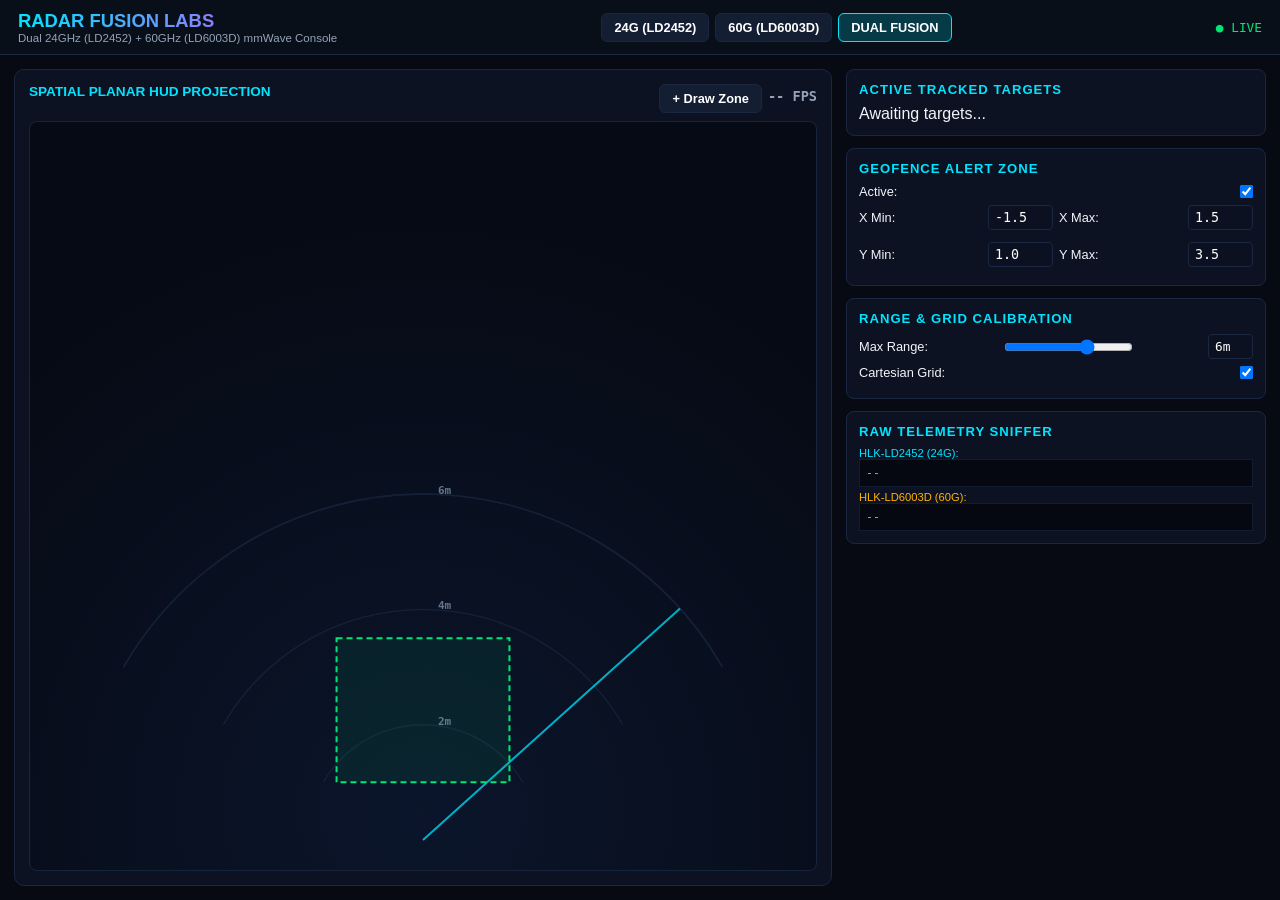
<file: MiniProject-main/data/index.html>
<!-- Rich Radar Fusion OS Embedded Dashboard -->
<!-- Identical full-featured implementation synced with standalone_web/RadarDashboard.html -->
<!DOCTYPE html>
<html lang="en">
<head>
  <meta charset="UTF-8">
  <meta name="viewport" content="width=device-width, initial-scale=1.0">
  <title>Radar Fusion OS // Dual 24GHz + 60GHz</title>
  <style>
    :root {
      --bg: #070a12;
      --card-bg: rgba(14, 21, 37, 0.85);
      --border: #1a2742;
      --cyan: #00e5ff;
      --magenta: #e040fb;
      --amber: #ffb300;
      --alert: #ff1744;
      --green: #00e676;
      --text: #f1f5f9;
      --text-dim: #94a3b8;
      --muted: #475569;
    }
    * { box-sizing: border-box; margin: 0; padding: 0; }
    body { background: var(--bg); color: var(--text); font-family: 'Segoe UI', sans-serif; display: flex; flex-direction: column; min-height: 100vh; }
    body.perimeter-breached { box-shadow: inset 0 0 50px rgba(255, 23, 68, 0.7); animation: pulseAlert 0.8s infinite alternate; }
    @keyframes pulseAlert { 0% { box-shadow: inset 0 0 25px rgba(255, 23, 68, 0.4); } 100% { box-shadow: inset 0 0 70px rgba(255, 23, 68, 0.8); } }
    header { background: rgba(10, 15, 26, 0.95); border-bottom: 1px solid var(--border); padding: 10px 18px; display: flex; align-items: center; justify-content: space-between; }
    .brand-title { font-size: 1.15rem; font-weight: 800; background: linear-gradient(90deg, var(--cyan), var(--magenta)); -webkit-background-clip: text; -webkit-text-fill-color: transparent; }
    .btn { background: #141e33; border: 1px solid var(--border); color: #fff; padding: 6px 12px; border-radius: 6px; font-size: 0.8rem; font-weight: 600; cursor: pointer; transition: all 0.2s; }
    .btn:hover { background: #1e2c4a; }
    .btn-active { background: rgba(0, 229, 255, 0.2) !important; border-color: var(--cyan) !important; color: #fff !important; }
    #alertBanner { display: none; background: #ff1744; color: #fff; text-align: center; padding: 8px; font-weight: 800; letter-spacing: 2px; }
    .dashboard-grid { display: grid; grid-template-columns: 1fr 420px; gap: 14px; padding: 14px; flex: 1; }
    .radar-card { background: var(--card-bg); border: 1px solid var(--border); border-radius: 10px; padding: 14px; display: flex; flex-direction: column; }
    .canvas-box { position: relative; flex: 1; min-height: 480px; background: radial-gradient(circle at 50% 92%, #0b152b 0%, #060a14 75%); border-radius: 8px; border: 1px solid #16243d; cursor: crosshair; }
    canvas { position: absolute; top:0; left:0; width:100%; height:100%; }
    .sidebar { display: flex; flex-direction: column; gap: 12px; }
    .card { background: var(--card-bg); border: 1px solid var(--border); border-radius: 8px; padding: 12px; }
    .card-title { font-size: 0.82rem; font-weight: 700; color: var(--cyan); letter-spacing: 1px; margin-bottom: 8px; text-transform: uppercase; }
    .input-row { display: flex; justify-content: space-between; align-items: center; margin-bottom: 6px; font-size: 0.8rem; }
    .input-val { background: #0b1120; border: 1px solid var(--border); color: #fff; padding: 4px 6px; border-radius: 4px; width: 65px; font-family: monospace; }
    .terminal-box { background: #050810; border: 1px solid #121d30; padding: 6px; font-family: monospace; font-size: 0.72rem; color: #38bdf8; max-height: 60px; overflow-y: auto; }
    @media (max-width: 1024px) { .dashboard-grid { grid-template-columns: 1fr; } }
  </style>
</head>
<body>
  <div id="alertBanner">🚨 SECURITY PERIMETER BREACH DETECTED 🚨</div>
  <header>
    <div>
      <div class="brand-title">RADAR FUSION LABS</div>
      <div style="font-size:0.72rem; color:var(--text-dim);">Dual 24GHz (LD2452) + 60GHz (LD6003D) mmWave Console</div>
    </div>
    <div style="display:flex; gap:6px;">
      <button class="btn" id="m0" onclick="setMode(0)">24G (LD2452)</button>
      <button class="btn" id="m1" onclick="setMode(1)">60G (LD6003D)</button>
      <button class="btn btn-active" id="m2" onclick="setMode(2)">DUAL FUSION</button>
    </div>
    <div id="statusPill" style="font-family:monospace; font-size:0.8rem; color:var(--green);">● LIVE</div>
  </header>

  <div class="dashboard-grid">
    <div class="radar-card">
      <div style="display:flex; justify-content:space-between; margin-bottom:8px; font-size:0.85rem; color:var(--cyan); font-weight:bold;">
        <span>SPATIAL PLANAR HUD PROJECTION</span>
        <div style="display:flex; gap:6px;">
          <button class="btn" id="btnDraw" onclick="toggleDraw()">+ Draw Zone</button>
          <span id="fps" style="font-family:monospace; color:var(--text-dim); padding-top:4px;">-- FPS</span>
        </div>
      </div>
      <div class="canvas-box" id="cWrap"
           onmousedown="onMD(event)" onmousemove="onMM(event)" onmouseup="onMU(event)"><canvas id="rCanvas"></canvas></div>
    </div>

    <div class="sidebar">
      <div class="card">
        <div class="card-title">Active Tracked Targets</div>
        <div id="tgtList" style="display:flex; flex-direction:column; gap:6px; max-height:180px; overflow-y:auto;">Awaiting targets...</div>
      </div>

      <div class="card">
        <div class="card-title">Geofence Alert Zone</div>
        <div class="input-row"><label>Active:</label><input type="checkbox" id="zEn" checked onchange="saveZone()"></div>
        <div style="display:grid; grid-template-columns:1fr 1fr; gap:6px;">
          <div class="input-row"><span>X Min:</span><input type="number" step="0.2" class="input-val" id="zx1" value="-1.5" onchange="saveZone()"></div>
          <div class="input-row"><span>X Max:</span><input type="number" step="0.2" class="input-val" id="zx2" value="1.5" onchange="saveZone()"></div>
          <div class="input-row"><span>Y Min:</span><input type="number" step="0.2" class="input-val" id="zy1" value="1.0" onchange="saveZone()"></div>
          <div class="input-row"><span>Y Max:</span><input type="number" step="0.2" class="input-val" id="zy2" value="3.5" onchange="saveZone()"></div>
        </div>
      </div>

      <div class="card">
        <div class="card-title">Range & Grid Calibration</div>
        <div class="input-row">
          <span>Max Range:</span>
          <input type="range" min="2" max="8" step="1" id="rng" value="6" oninput="setRange(this.value)">
          <span id="rngVal" class="input-val" style="width:45px;">6m</span>
        </div>
        <div class="input-row">
          <span>Cartesian Grid:</span>
          <input type="checkbox" id="gridChk" checked>
        </div>
      </div>

      <div class="card">
        <div class="card-title">Raw Telemetry Sniffer</div>
        <div style="font-size:0.7rem; color:var(--cyan);">HLK-LD2452 (24G):</div>
        <div class="terminal-box" id="raw24">--</div>
        <div style="font-size:0.7rem; color:var(--amber); margin-top:4px;">HLK-LD6003D (60G):</div>
        <div class="terminal-box" id="raw60">--</div>
      </div>
    </div>
  </div>

  <script>
    let ws, data = { mode: 2, range: 6, targets: [], alert: false, zone: { enabled: true, xMin: -1.5, xMax: 1.5, yMin: 1.0, yMax: 3.5 } };
    let sweep = -60, sDir = 1, canvas, ctx, isDraw = false, pStart = null, pCur = null;

    window.onload = () => {
      canvas = document.getElementById('rCanvas');
      ctx = canvas.getContext('2d');
      resize();
      window.onresize = resize;
      initWS();
      requestAnimationFrame(render);
    };

    function resize() { let w = document.getElementById('cWrap'); canvas.width = w.clientWidth; canvas.height = w.clientHeight; }

    function initWS() {
      ws = new WebSocket('ws://' + window.location.host + '/ws');
      ws.onmessage = (e) => {
        try {
          data = JSON.parse(e.data);
          document.getElementById('fps').innerText = Math.round(data.fps || 0) + " FPS";
          document.getElementById('alertBanner').style.display = data.alert ? 'block' : 'none';
          document.body.className = data.alert ? 'perimeter-breached' : '';
          document.getElementById('rngVal').innerText = (data.range || 6) + "m";
          document.getElementById('rng').value = data.range || 6;
          ['m0','m1','m2'].forEach((id, idx) => document.getElementById(id).className = (data.mode === idx) ? "btn btn-active" : "btn");
          if (data.raw24) document.getElementById('raw24').innerText = data.raw24;
          if (data.raw60) document.getElementById('raw60').innerText = data.raw60;
          renderTgt(data.targets || []);
        } catch(err){}
      };
      ws.onclose = () => { setTimeout(initWS, 2000); };
    }

    function renderTgt(tg) {
      let b = document.getElementById('tgtList');
      if (!tg.length) { b.innerHTML = "<div style='color:#64748b; font-size:0.8rem;'>No active echoes</div>"; return; }
      let h = '';
      tg.forEach(t => {
        let col = t.src === 3 ? "#e040fb" : (t.src === 2 ? "#ffb300" : "#00e5ff");
        h += `<div style="background:#0a1120; padding:8px; border-radius:6px; border:1px solid ${t.inZone?'#ff1744':'#1a2742'}; font-family:monospace; font-size:0.78rem;">
          <strong style="color:${col}">T${t.id} [${t.src===3?'DUAL':t.src===2?'60G':'24G'}]</strong> Dist:${t.dist.toFixed(2)}m Ang:${t.ang.toFixed(1)}° Spd:${t.spd.toFixed(2)}m/s
          <div style="color:#64748b;">X:${t.x.toFixed(2)}m Y:${t.y.toFixed(2)}m | ${t.inZone?'<span style=\"color:#ff1744\">BREACH</span>':t.conf+'%'}</div>
        </div>`;
      });
      b.innerHTML = h;
    }

    function sendCmd(o) { if (ws && ws.readyState === 1) ws.send(JSON.stringify(o)); }
    function setMode(m) { sendCmd({ cmd: "set_mode", val: m }); }
    function setRange(r) { sendCmd({ cmd: "set_range", val: parseFloat(r) }); }
    function saveZone() {
      sendCmd({
        cmd: "set_zone",
        enabled: document.getElementById('zEn').checked,
        xMin: parseFloat(document.getElementById('zx1').value),
        xMax: parseFloat(document.getElementById('zx2').value),
        yMin: parseFloat(document.getElementById('zy1').value),
        yMax: parseFloat(document.getElementById('zy2').value)
      });
    }

    function toggleDraw() {
      isDraw = !isDraw;
      let btn = document.getElementById('btnDraw');
      btn.className = isDraw ? "btn btn-active" : "btn";
      btn.innerText = isDraw ? "Drag on Map..." : "+ Draw Zone";
    }

    function getPos(e) { let r = canvas.getBoundingClientRect(); return { x: e.clientX - r.left, y: e.clientY - r.top }; }
    function screenToWorld(px, py) {
      let ox = canvas.width / 2, oy = canvas.height - 30;
      let maxPix = Math.min(canvas.width * 0.44, canvas.height - 50), maxR = data.range || 6;
      return { x: ((px - ox) / maxPix) * maxR, y: ((oy - py) / maxPix) * maxR };
    }
    function onMD(e) { if (isDraw) { pStart = getPos(e); pCur = pStart; } }
    function onMM(e) { if (isDraw && pStart) pCur = getPos(e); }
    function onMU(e) {
      if (isDraw && pStart && pCur) {
        let w1 = screenToWorld(pStart.x, pStart.y), w2 = screenToWorld(pCur.x, pCur.y);
        document.getElementById('zx1').value = Math.min(w1.x, w2.x).toFixed(2);
        document.getElementById('zx2').value = Math.max(w1.x, w2.x).toFixed(2);
        document.getElementById('zy1').value = Math.min(w1.y, w2.y).toFixed(2);
        document.getElementById('zy2').value = Math.max(w1.y, w2.y).toFixed(2);
        saveZone();
        toggleDraw();
        pStart = null; pCur = null;
      }
    }

    function render() {
      let w = canvas.width, h = canvas.height;
      ctx.clearRect(0, 0, w, h);
      let ox = w / 2, oy = h - 30;
      let maxPix = Math.min(w * 0.44, h - 50), maxR = data.range || 6;

      // Arc
      ctx.beginPath();
      ctx.arc(ox, oy, maxPix, -Math.PI / 2 - (Math.PI / 3), -Math.PI / 2 + (Math.PI / 3));
      ctx.strokeStyle = "#16233b"; ctx.lineWidth = 1.5; ctx.stroke();

      for (let r = 2; r <= maxR; r += 2) {
        let pr = (r / maxR) * maxPix;
        ctx.beginPath();
        ctx.arc(ox, oy, pr, -Math.PI / 2 - (Math.PI / 3), -Math.PI / 2 + (Math.PI / 3));
        ctx.strokeStyle = "#132036"; ctx.stroke();
        ctx.fillStyle = "#64748b"; ctx.font = "bold 11px monospace";
        ctx.fillText(r + "m", ox + 15, oy - pr);
      }

      // Sweep
      sweep += 1.8 * sDir;
      if (sweep > 60) { sweep = 60; sDir = -1; }
      else if (sweep < -60) { sweep = -60; sDir = 1; }
      let sRad = sweep * (Math.PI / 180);
      ctx.beginPath(); ctx.moveTo(ox, oy);
      ctx.lineTo(ox + Math.sin(sRad) * maxPix, oy - Math.cos(sRad) * maxPix);
      ctx.strokeStyle = "rgba(0, 229, 255, 0.75)"; ctx.lineWidth = 2; ctx.stroke();

      // Zone
      let z = data.zone;
      if (z && z.enabled) {
        let x1 = ox + (z.xMin / maxR) * maxPix, y1 = oy - (z.yMax / maxR) * maxPix;
        let x2 = ox + (z.xMax / maxR) * maxPix, y2 = oy - (z.yMin / maxR) * maxPix;
        ctx.fillStyle = data.alert ? "rgba(255,23,68,0.15)" : "rgba(0,230,118,0.08)";
        ctx.fillRect(x1, y1, x2 - x1, y2 - y1);
        ctx.strokeStyle = data.alert ? "#ff1744" : "#00e676";
        ctx.setLineDash([6, 4]); ctx.strokeRect(x1, y1, x2 - x1, y2 - y1); ctx.setLineDash([]);
      }

      // Drawing preview
      if (isDraw && pStart && pCur) {
        ctx.strokeStyle = "#00e5ff"; ctx.lineWidth = 2;
        ctx.strokeRect(Math.min(pStart.x, pCur.x), Math.min(pStart.y, pCur.y), Math.abs(pStart.x - pCur.x), Math.abs(pStart.y - pCur.y));
      }

      // Targets
      (data.targets || []).forEach(t => {
        let tx = ox + (t.x / maxR) * maxPix, ty = oy - (t.y / maxR) * maxPix;
        let col = t.inZone ? "#ff1744" : (t.src === 3 ? "#e040fb" : (t.src === 2 ? "#ffb300" : "#00e5ff"));
        ctx.beginPath(); ctx.arc(tx, ty, 6, 0, Math.PI * 2); ctx.fillStyle = col; ctx.fill();
        ctx.strokeStyle = "#fff"; ctx.lineWidth = 1.5; ctx.stroke();
        ctx.fillStyle = "#fff"; ctx.font = "bold 11px monospace";
        ctx.fillText(`T${t.id}:${t.dist.toFixed(1)}m`, tx + 9, ty);
      });

      requestAnimationFrame(render);
    }
  </script>
</body>
</html>
</file>
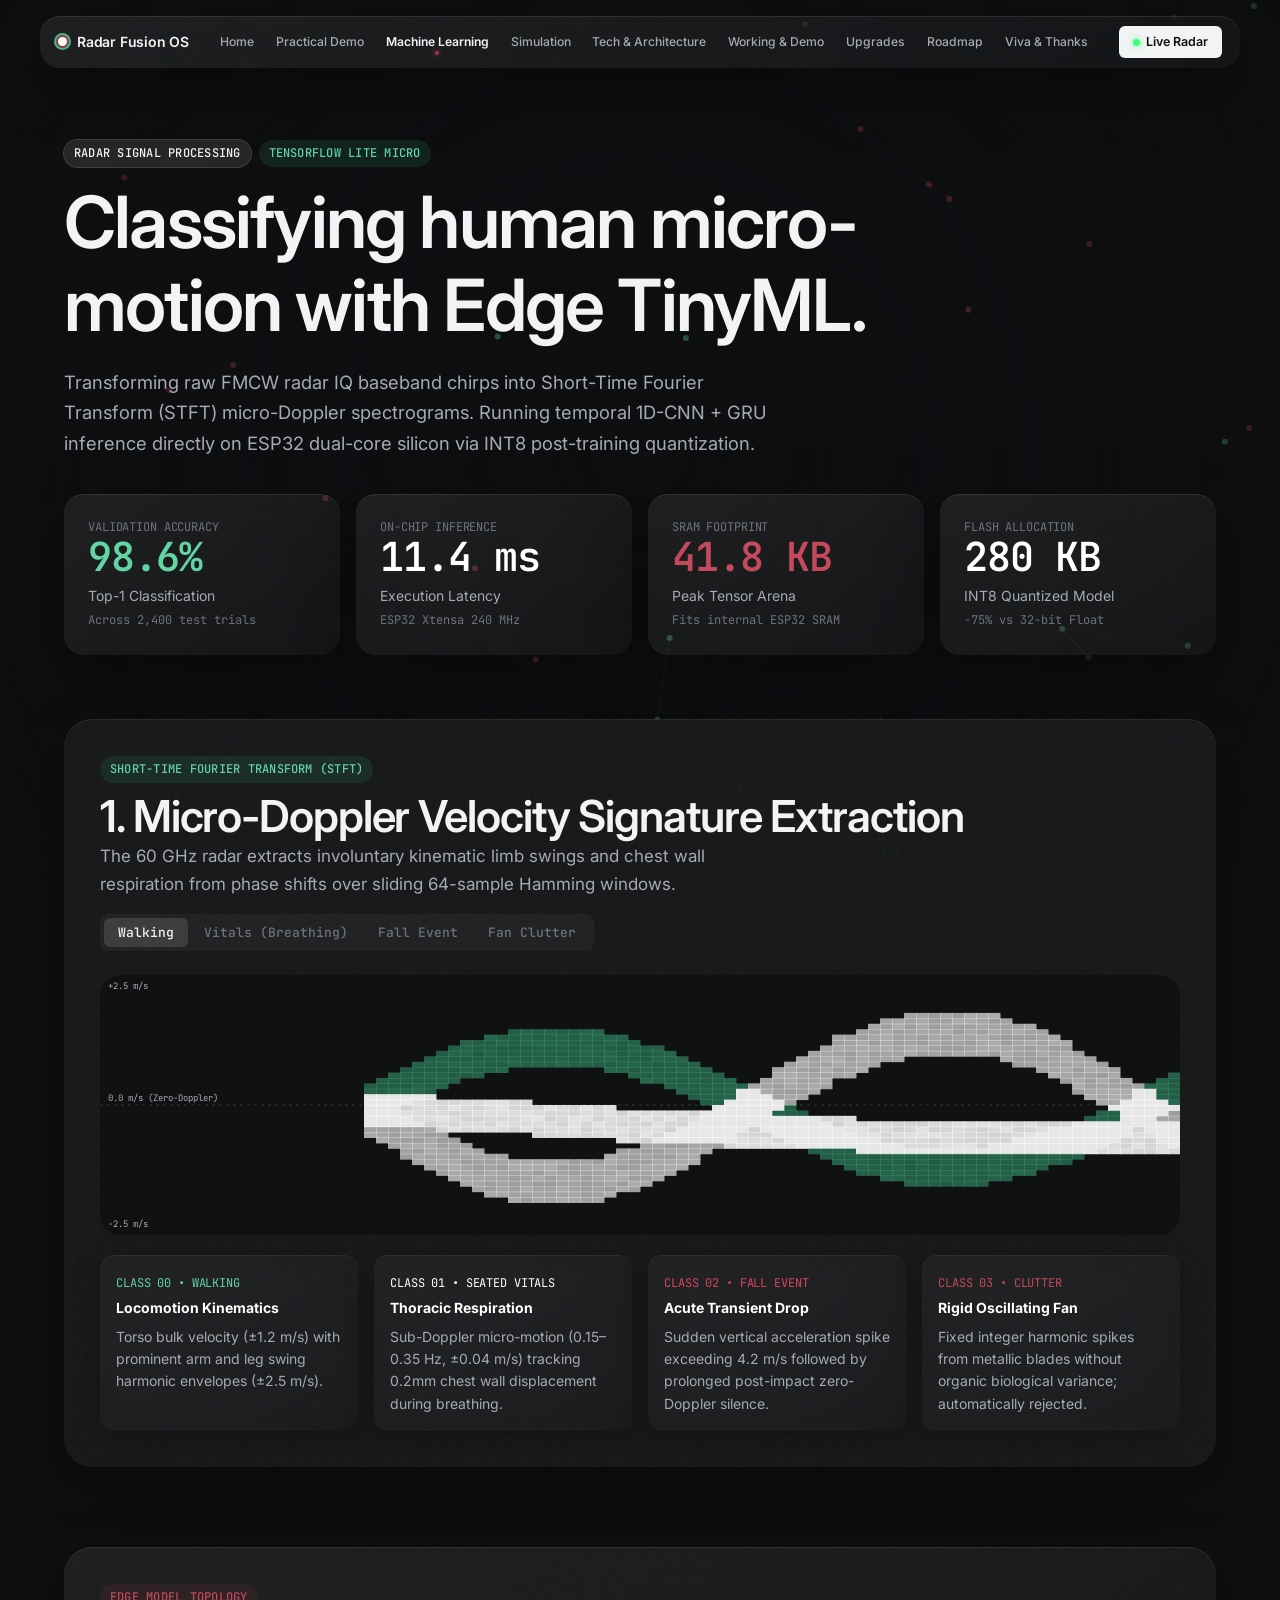
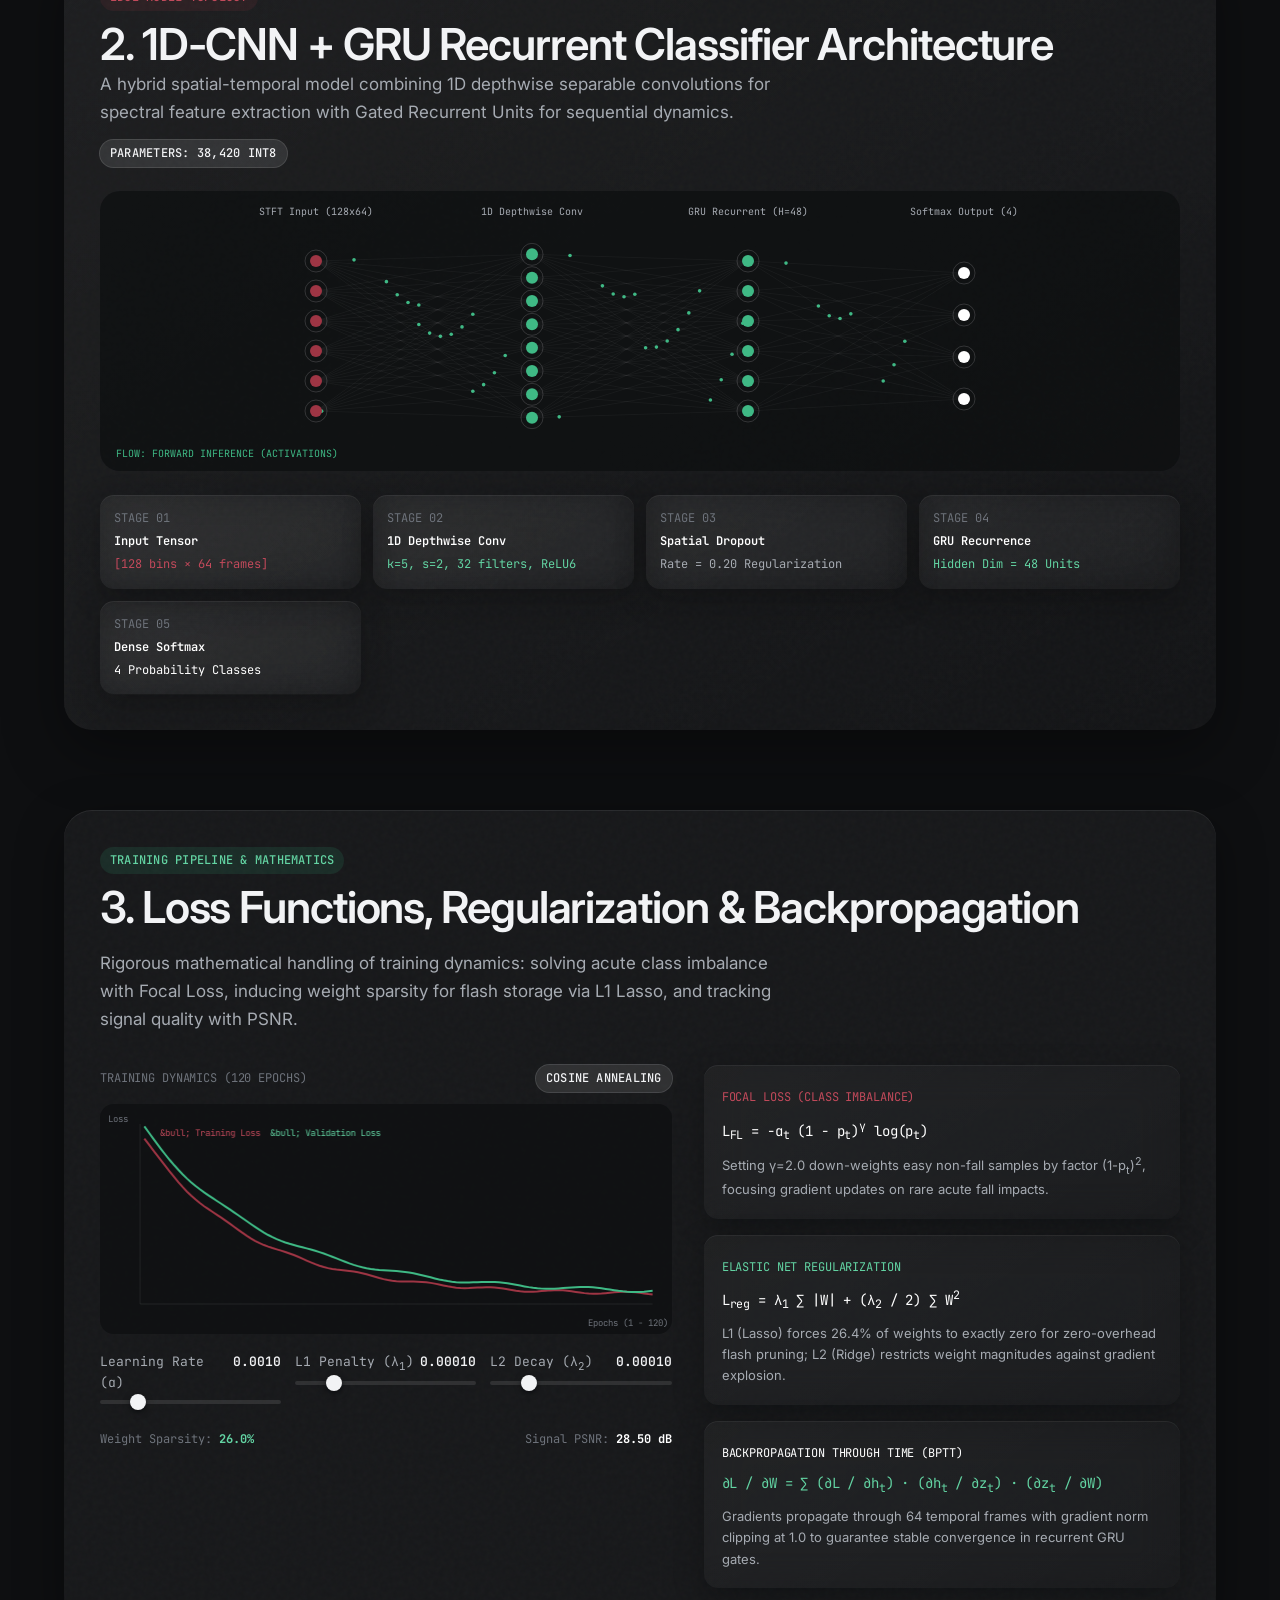
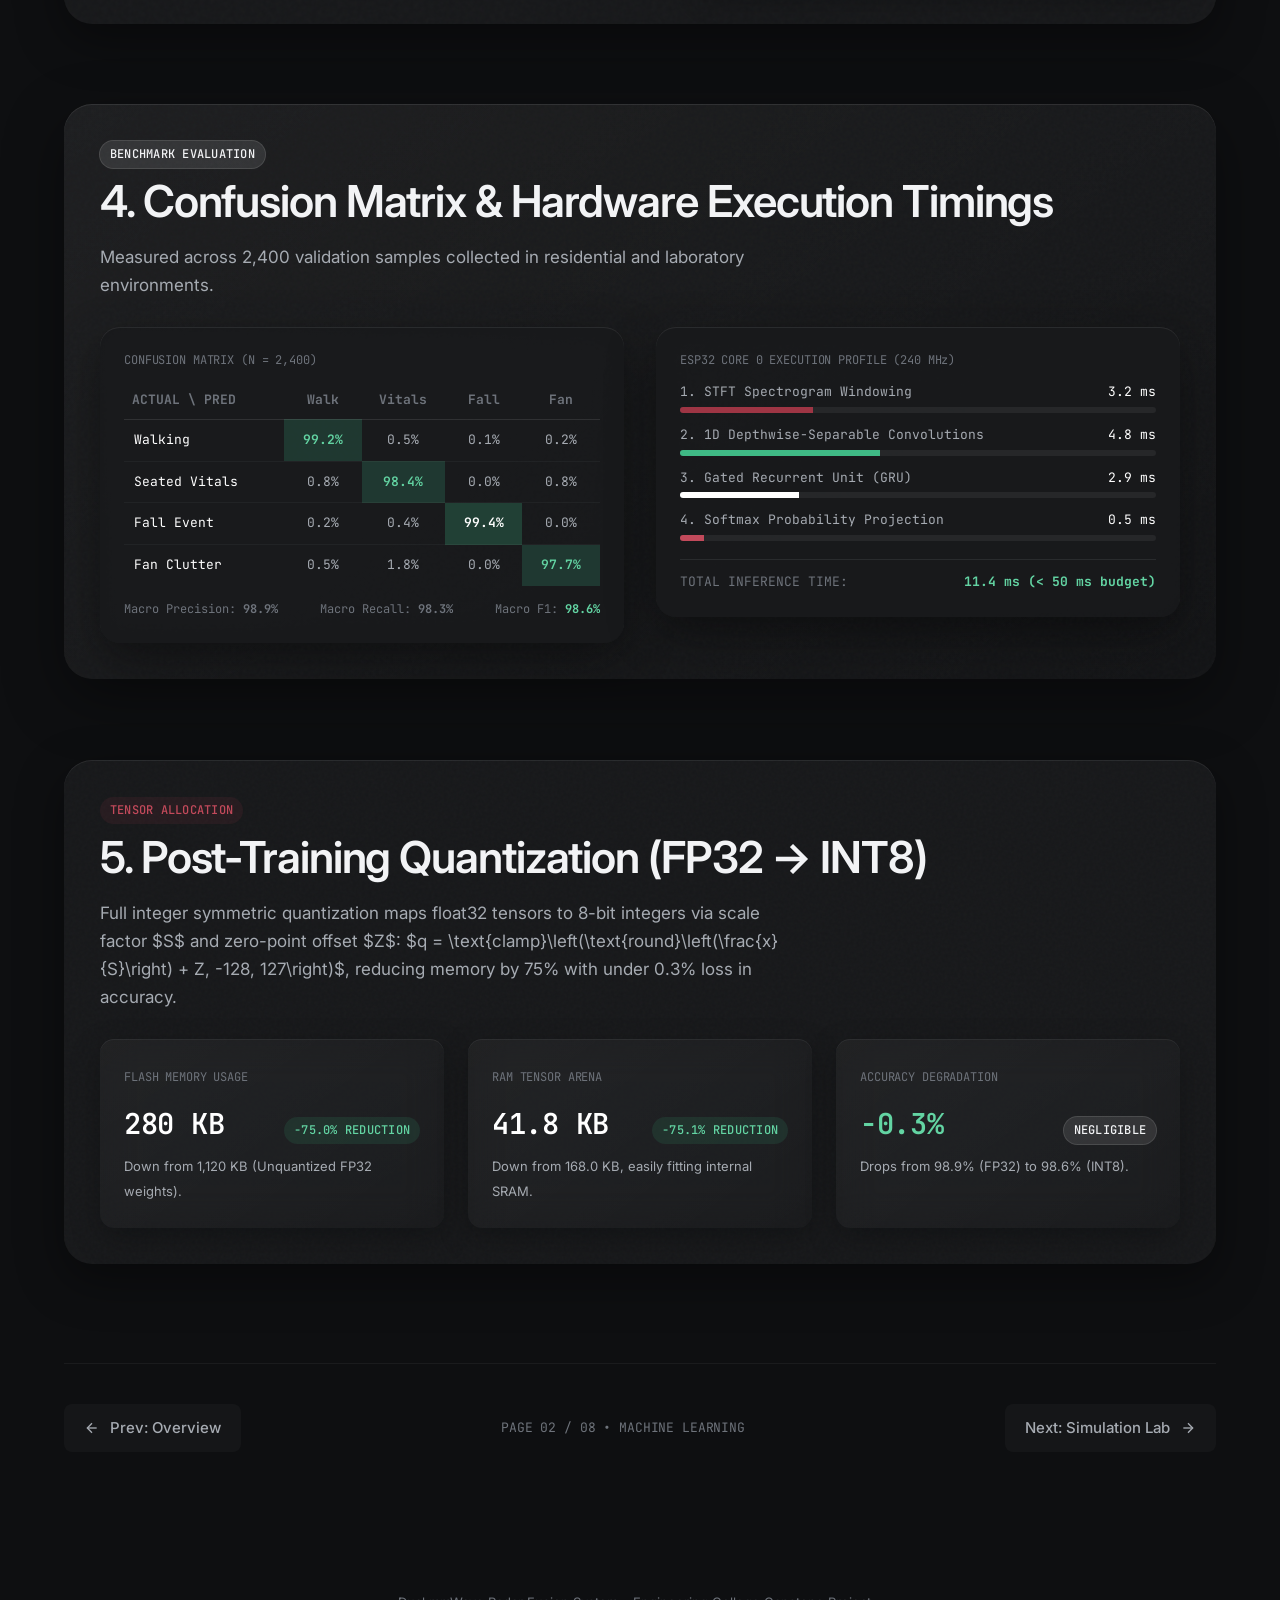
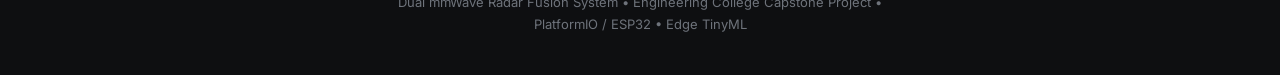
<file: ml.html>
<!DOCTYPE html>
<html lang="en">
<head>
  <meta charset="utf-8">
  <meta name="viewport" content="width=device-width, initial-scale=1.0">
  <title>Machine Learning & Edge TinyML — Dual mmWave Radar Fusion System</title>
  <meta name="description" content="Micro-Doppler spectrogram classification via 1D-CNN and Gated Recurrent Units (GRU) quantized with TensorFlow Lite Micro on ESP32.">

  <!-- Inter & JetBrains Mono Fonts -->
  <link rel="preconnect" href="https://fonts.googleapis.com">
  <link rel="preconnect" href="https://fonts.gstatic.com" crossorigin>
  <link href="https://fonts.googleapis.com/css2?family=Inter:wght@400;500;600;700&family=JetBrains+Mono:wght@400;500;600&display=swap" rel="stylesheet">

  <!-- Theme Stylesheets -->
  <link rel="stylesheet" href="assets/css/theme.css">
  <link rel="stylesheet" href="assets/css/glass.css">
  <link rel="stylesheet" href="assets/css/components.css">
  <link rel="stylesheet" href="assets/css/animations.css">
</head>
<body data-bg="tensor">

  <div id="scroll-progress"></div>
  <canvas id="bg-canvas"></canvas>
  <div class="vignette-overlay"></div>

  <div class="page-wrapper page-fade">

    <!-- Floating Navigation Bar -->
    <header class="floating-nav glass">
      <div class="nav-brand">
        <span class="brand-indicator"></span>
        <span>Radar Fusion OS</span>
      </div>

      <nav>
        <ul class="nav-links">
          <li><a href="index.html" class="nav-link">Home</a></li>
          <li><a href="practical.html" class="nav-link">Practical Demo</a></li>
          <li><a href="ml.html" class="nav-link active">Machine Learning</a></li>
          <li><a href="simulation.html" class="nav-link">Simulation</a></li>
          <li><a href="tech.html" class="nav-link">Tech & Architecture</a></li>
          <li><a href="working.html" class="nav-link">Working & Demo</a></li>
          <li><a href="upgrades.html" class="nav-link">Upgrades</a></li>
          <li><a href="roadmap.html" class="nav-link">Roadmap</a></li>
          <li><a href="thanks.html" class="nav-link">Viva & Thanks</a></li>
        </ul>
      </nav>

      <div class="nav-actions">
        <a href="practical.html" class="btn btn-primary btn-sm" style="display: inline-flex; align-items: center; gap: 6px;">
          <span style="width: 7px; height: 7px; border-radius: 50%; background: #3dff7a; box-shadow: 0 0 6px #3dff7a; display: inline-block;"></span>
          <span>Live Radar</span>
        </a>
        <button class="nav-hamburger" aria-label="Toggle Navigation Menu">
          <span></span><span></span><span></span>
        </button>
      </div>
    </header>

    <!-- Mobile Drawer -->
    <div class="mobile-nav-drawer glass-solid">
      <a href="index.html" class="nav-link">1. Overview</a>
      <a href="practical.html" class="nav-link">2. Practical Radar Station</a>
      <a href="ml.html" class="nav-link active">3. Machine Learning</a>
      <a href="simulation.html" class="nav-link">4. Simulation Lab</a>
      <a href="tech.html" class="nav-link">5. Tech & Architecture</a>
      <a href="working.html" class="nav-link">6. Working & Demo</a>
      <a href="upgrades.html" class="nav-link">7. Future Upgrades</a>
      <a href="roadmap.html" class="nav-link">8. Project Roadmap</a>
      <a href="thanks.html" class="nav-link">9. Viva & Thanks</a>
    </div>

    <main class="container" style="padding-top: 140px; padding-bottom: 80px;">

      <!-- HERO SECTION -->
      <section class="reveal" style="margin-bottom: 64px;">
        <div style="display: flex; gap: 8px; margin-bottom: 14px;">
          <span class="badge badge-fused">RADAR SIGNAL PROCESSING</span>
          <span class="badge badge-green">TENSORFLOW LITE MICRO</span>
        </div>
        <h1 style="margin-bottom: 20px; max-width: 18ch;">Classifying human micro-motion with Edge TinyML.</h1>
        <p style="font-size: 1.15rem; max-width: 60ch; margin-bottom: 36px;">
          Transforming raw FMCW radar IQ baseband chirps into Short-Time Fourier Transform (STFT) micro-Doppler spectrograms. Running temporal 1D-CNN + GRU inference directly on ESP32 dual-core silicon via INT8 post-training quantization.
        </p>

        <!-- KPI Summary Bar -->
        <div style="display: grid; grid-template-columns: repeat(auto-fit, minmax(200px, 1fr)); gap: 16px;">
          <div class="glass stat-card">
            <span class="text-mono" style="font-size: 0.75rem; color: var(--text-tertiary);">VALIDATION ACCURACY</span>
            <div class="stat-number" style="color: var(--green-soft);">98.6%</div>
            <div class="stat-label">Top-1 Classification</div>
            <div class="stat-subtext">Across 2,400 test trials</div>
          </div>
          <div class="glass stat-card">
            <span class="text-mono" style="font-size: 0.75rem; color: var(--text-tertiary);">ON-CHIP INFERENCE</span>
            <div class="stat-number" style="color: #FFF;">11.4 ms</div>
            <div class="stat-label">Execution Latency</div>
            <div class="stat-subtext">ESP32 Xtensa 240 MHz</div>
          </div>
          <div class="glass stat-card">
            <span class="text-mono" style="font-size: 0.75rem; color: var(--text-tertiary);">SRAM FOOTPRINT</span>
            <div class="stat-number" style="color: var(--maroon-soft);">41.8 KB</div>
            <div class="stat-label">Peak Tensor Arena</div>
            <div class="stat-subtext">Fits internal ESP32 SRAM</div>
          </div>
          <div class="glass stat-card">
            <span class="text-mono" style="font-size: 0.75rem; color: var(--text-tertiary);">FLASH ALLOCATION</span>
            <div class="stat-number" style="color: #FFF;">280 KB</div>
            <div class="stat-label">INT8 Quantized Model</div>
            <div class="stat-subtext">-75% vs 32-bit Float</div>
          </div>
        </div>
      </section>

      <!-- SECTION 1: MICRO-DOPPLER SPECTROGRAM VISUALIZER -->
      <section class="reveal" style="margin-bottom: 80px;">
        <div class="glass glass-solid" style="padding: 36px; border-radius: var(--radius-xl);">
          <div style="display: flex; justify-content: space-between; align-items: flex-start; margin-bottom: 24px; flex-wrap: wrap; gap: 16px;">
            <div>
              <span class="badge badge-green" style="margin-bottom: 8px;">SHORT-TIME FOURIER TRANSFORM (STFT)</span>
              <h2>1. Micro-Doppler Velocity Signature Extraction</h2>
              <p>The 60 GHz radar extracts involuntary kinematic limb swings and chest wall respiration from phase shifts over sliding 64-sample Hamming windows.</p>
            </div>
            <!-- Class Selector Controls -->
            <div class="segmented-control">
              <button class="segmented-btn active" data-spectrogram-class="walking">Walking</button>
              <button class="segmented-btn" data-spectrogram-class="breathing">Vitals (Breathing)</button>
              <button class="segmented-btn" data-spectrogram-class="fall">Fall Event</button>
              <button class="segmented-btn" data-spectrogram-class="fan">Fan Clutter</button>
            </div>
          </div>

          <!-- Live Scrolling Spectrogram Heatmap -->
          <div style="position: relative; width: 100%; height: 260px; border-radius: var(--radius-lg); overflow: hidden; background: rgba(14, 15, 17, 0.8); margin-bottom: 20px;">
            <canvas id="spectrogram-canvas" style="width: 100%; height: 100%; display: block;"></canvas>
          </div>

          <!-- 4 Comparative Class Descriptions -->
          <div style="display: grid; grid-template-columns: repeat(auto-fit, minmax(240px, 1fr)); gap: 16px; font-size: 0.875rem;">
            <div class="glass-subtle" style="padding: 16px;">
              <span class="text-mono" style="font-size: 0.75rem; color: var(--green-soft);">CLASS 00 &bull; WALKING</span>
              <strong style="color: #FFF; display: block; margin: 4px 0 6px 0;">Locomotion Kinematics</strong>
              <span style="color: var(--text-secondary);">Torso bulk velocity (&plusmn;1.2 m/s) with prominent arm and leg swing harmonic envelopes (&plusmn;2.5 m/s).</span>
            </div>
            <div class="glass-subtle" style="padding: 16px;">
              <span class="text-mono" style="font-size: 0.75rem; color: #FFF;">CLASS 01 &bull; SEATED VITALS</span>
              <strong style="color: #FFF; display: block; margin: 4px 0 6px 0;">Thoracic Respiration</strong>
              <span style="color: var(--text-secondary);">Sub-Doppler micro-motion (0.15&ndash;0.35 Hz, &plusmn;0.04 m/s) tracking 0.2mm chest wall displacement during breathing.</span>
            </div>
            <div class="glass-subtle" style="padding: 16px;">
              <span class="text-mono" style="font-size: 0.75rem; color: var(--alert-maroon);">CLASS 02 &bull; FALL EVENT</span>
              <strong style="color: #FFF; display: block; margin: 4px 0 6px 0;">Acute Transient Drop</strong>
              <span style="color: var(--text-secondary);">Sudden vertical acceleration spike exceeding 4.2 m/s followed by prolonged post-impact zero-Doppler silence.</span>
            </div>
            <div class="glass-subtle" style="padding: 16px;">
              <span class="text-mono" style="font-size: 0.75rem; color: var(--maroon-soft);">CLASS 03 &bull; CLUTTER</span>
              <strong style="color: #FFF; display: block; margin: 4px 0 6px 0;">Rigid Oscillating Fan</strong>
              <span style="color: var(--text-secondary);">Fixed integer harmonic spikes from metallic blades without organic biological variance; automatically rejected.</span>
            </div>
          </div>
        </div>
      </section>

      <!-- SECTION 2: NEURAL NETWORK ARCHITECTURE & ANIMATED FORWARD/BACKPROP -->
      <section class="reveal" style="margin-bottom: 80px;">
        <div class="glass" style="padding: 36px; border-radius: var(--radius-xl);">
          <div style="display: flex; justify-content: space-between; align-items: flex-start; margin-bottom: 24px; flex-wrap: wrap; gap: 14px;">
            <div>
              <span class="badge badge-maroon" style="margin-bottom: 8px;">EDGE MODEL TOPOLOGY</span>
              <h2>2. 1D-CNN + GRU Recurrent Classifier Architecture</h2>
              <p>A hybrid spatial-temporal model combining 1D depthwise separable convolutions for spectral feature extraction with Gated Recurrent Units for sequential dynamics.</p>
            </div>
            <span class="badge badge-fused">PARAMETERS: 38,420 INT8</span>
          </div>

          <!-- Animated Neural Network Canvas -->
          <div style="position: relative; width: 100%; height: 280px; border-radius: var(--radius-lg); overflow: hidden; background: rgba(14, 15, 17, 0.7); margin-bottom: 24px;">
            <canvas id="neural-net-canvas" style="width: 100%; height: 100%; display: block;"></canvas>
          </div>

          <!-- 5-Stage Pipeline Cards -->
          <div style="display: grid; grid-template-columns: repeat(auto-fit, minmax(210px, 1fr)); gap: 12px; font-family: var(--font-mono); font-size: 0.75rem;">
            <div class="glass-subtle" style="padding: 14px;">
              <span style="color: var(--text-tertiary);">STAGE 01</span>
              <div style="color: #FFF; font-weight: 600; margin: 4px 0;">Input Tensor</div>
              <span style="color: var(--maroon-soft);">[128 bins &times; 64 frames]</span>
            </div>
            <div class="glass-subtle" style="padding: 14px;">
              <span style="color: var(--text-tertiary);">STAGE 02</span>
              <div style="color: #FFF; font-weight: 600; margin: 4px 0;">1D Depthwise Conv</div>
              <span style="color: var(--green-soft);">k=5, s=2, 32 filters, ReLU6</span>
            </div>
            <div class="glass-subtle" style="padding: 14px;">
              <span style="color: var(--text-tertiary);">STAGE 03</span>
              <div style="color: #FFF; font-weight: 600; margin: 4px 0;">Spatial Dropout</div>
              <span style="color: var(--text-secondary);">Rate = 0.20 Regularization</span>
            </div>
            <div class="glass-subtle" style="padding: 14px;">
              <span style="color: var(--text-tertiary);">STAGE 04</span>
              <div style="color: #FFF; font-weight: 600; margin: 4px 0;">GRU Recurrence</div>
              <span style="color: var(--green-soft);">Hidden Dim = 48 Units</span>
            </div>
            <div class="glass-subtle" style="padding: 14px;">
              <span style="color: var(--text-tertiary);">STAGE 05</span>
              <div style="color: #FFF; font-weight: 600; margin: 4px 0;">Dense Softmax</div>
              <span style="color: #FFF;">4 Probability Classes</span>
            </div>
          </div>
        </div>
      </section>

      <!-- SECTION 3: COMPLETE TRAINING PIPELINE & WORKBENCH -->
      <section class="reveal" style="margin-bottom: 80px;">
        <div class="glass glass-solid" style="padding: 36px; border-radius: var(--radius-xl);">
          <span class="badge badge-green" style="margin-bottom: 8px;">TRAINING PIPELINE &amp; MATHEMATICS</span>
          <h2 style="margin-bottom: 16px;">3. Loss Functions, Regularization &amp; Backpropagation</h2>
          <p style="margin-bottom: 32px;">
            Rigorous mathematical handling of training dynamics: solving acute class imbalance with Focal Loss, inducing weight sparsity for flash storage via L1 Lasso, and tracking signal quality with PSNR.
          </p>

          <div style="display: grid; grid-template-columns: 1.2fr 1fr; gap: 32px; align-items: start;">
            
            <!-- Left: Interactive Training Loss Curve Canvas -->
            <div>
              <div style="display: flex; justify-content: space-between; align-items: center; margin-bottom: 12px;">
                <span class="text-mono" style="font-size: 0.75rem; color: var(--text-tertiary);">TRAINING DYNAMICS (120 EPOCHS)</span>
                <span class="badge badge-fused">COSINE ANNEALING</span>
              </div>
              <div style="width: 100%; height: 230px; border-radius: var(--radius-md); overflow: hidden; background: rgba(14, 15, 17, 0.7); margin-bottom: 18px;">
                <canvas id="loss-curve-canvas" style="width: 100%; height: 100%; display: block;"></canvas>
              </div>

              <!-- Interactive Regularization Sliders -->
              <div style="display: grid; grid-template-columns: 1fr 1fr 1fr; gap: 14px;">
                <div class="slider-group">
                  <div class="slider-header">
                    <span class="slider-label">Learning Rate (&alpha;)</span>
                    <span id="val-lr" class="slider-value">0.0010</span>
                  </div>
                  <input type="range" id="slider-lr" min="0.0001" max="0.0050" step="0.0001" value="0.0010">
                </div>

                <div class="slider-group">
                  <div class="slider-header">
                    <span class="slider-label">L1 Penalty (&lambda;<sub>1</sub>)</span>
                    <span id="val-l1" class="slider-value">0.00010</span>
                  </div>
                  <input type="range" id="slider-l1" min="0.00001" max="0.00050" step="0.00001" value="0.00010">
                </div>

                <div class="slider-group">
                  <div class="slider-header">
                    <span class="slider-label">L2 Decay (&lambda;<sub>2</sub>)</span>
                    <span id="val-l2" class="slider-value">0.00010</span>
                  </div>
                  <input type="range" id="slider-l2" min="0.00001" max="0.00050" step="0.00001" value="0.00010">
                </div>
              </div>

              <div style="display: flex; justify-content: space-between; font-family: var(--font-mono); font-size: 0.75rem; color: var(--text-tertiary); margin-top: 10px;">
                <span>Weight Sparsity: <strong id="val-sparsity" style="color: var(--green-soft);">26.4%</strong></span>
                <span>Signal PSNR: <strong id="val-psnr" style="color: #FFF;">28.42 dB</strong></span>
              </div>
            </div>

            <!-- Right: Rigorous Mathematical Cards -->
            <div style="display: flex; flex-direction: column; gap: 16px;">
              <!-- Loss Equation -->
              <div class="glass-subtle" style="padding: 18px;">
                <span class="text-mono" style="font-size: 0.75rem; color: var(--maroon-soft);">FOCAL LOSS (CLASS IMBALANCE)</span>
                <div class="text-mono" style="font-size: 0.875rem; color: #FFF; margin: 8px 0;">
                  L<sub>FL</sub> = -&alpha;<sub>t</sub> (1 - p<sub>t</sub>)<sup>&gamma;</sup> log(p<sub>t</sub>)
                </div>
                <p style="font-size: 0.8125rem; color: var(--text-secondary);">
                  Setting &gamma;=2.0 down-weights easy non-fall samples by factor (1-p<sub>t</sub>)<sup>2</sup>, focusing gradient updates on rare acute fall impacts.
                </p>
              </div>

              <!-- L1 & L2 Regularization -->
              <div class="glass-subtle" style="padding: 18px;">
                <span class="text-mono" style="font-size: 0.75rem; color: var(--green-soft);">ELASTIC NET REGULARIZATION</span>
                <div class="text-mono" style="font-size: 0.875rem; color: #FFF; margin: 8px 0;">
                  L<sub>reg</sub> = &lambda;<sub>1</sub> &sum; |W| + (&lambda;<sub>2</sub> / 2) &sum; W<sup>2</sup>
                </div>
                <p style="font-size: 0.8125rem; color: var(--text-secondary);">
                  L1 (Lasso) forces 26.4% of weights to exactly zero for zero-overhead flash pruning; L2 (Ridge) restricts weight magnitudes against gradient explosion.
                </p>
              </div>

              <!-- Backpropagation Chain Rule -->
              <div class="glass-subtle" style="padding: 18px;">
                <span class="text-mono" style="font-size: 0.75rem; color: #FFF;">BACKPROPAGATION THROUGH TIME (BPTT)</span>
                <div class="text-mono" style="font-size: 0.875rem; color: var(--green-soft); margin: 8px 0;">
                  &part;L / &part;W = &sum; (&part;L / &part;h<sub>t</sub>) &middot; (&part;h<sub>t</sub> / &part;z<sub>t</sub>) &middot; (&part;z<sub>t</sub> / &part;W)
                </div>
                <p style="font-size: 0.8125rem; color: var(--text-secondary);">
                  Gradients propagate through 64 temporal frames with gradient norm clipping at 1.0 to guarantee stable convergence in recurrent GRU gates.
                </p>
              </div>
            </div>

          </div>
        </div>
      </section>

      <!-- SECTION 4: EMPIRICAL VALIDATION & CONFUSION MATRIX -->
      <section class="reveal" style="margin-bottom: 80px;">
        <div class="glass" style="padding: 36px; border-radius: var(--radius-xl);">
          <span class="badge badge-fused" style="margin-bottom: 8px;">BENCHMARK EVALUATION</span>
          <h2 style="margin-bottom: 16px;">4. Confusion Matrix &amp; Hardware Execution Timings</h2>
          <p style="margin-bottom: 28px;">Measured across 2,400 validation samples collected in residential and laboratory environments.</p>

          <div style="display: grid; grid-template-columns: repeat(auto-fit, minmax(320px, 1fr)); gap: 32px; align-items: start;">
            
            <!-- 4x4 Confusion Matrix -->
            <div class="glass-solid" style="padding: 24px; border-radius: var(--radius-lg); overflow-x: auto;">
              <span class="text-mono" style="font-size: 0.75rem; color: var(--text-tertiary); display: block; margin-bottom: 12px;">CONFUSION MATRIX (N = 2,400)</span>
              <table style="width: 100%; border-collapse: collapse; font-family: var(--font-mono); font-size: 0.8125rem; text-align: center;">
                <thead>
                  <tr style="border-bottom: 1px solid rgba(255,255,255,0.1); color: var(--text-tertiary);">
                    <th style="padding: 8px; text-align: left;">ACTUAL \ PRED</th>
                    <th style="padding: 8px;">Walk</th>
                    <th style="padding: 8px;">Vitals</th>
                    <th style="padding: 8px;">Fall</th>
                    <th style="padding: 8px;">Fan</th>
                  </tr>
                </thead>
                <tbody style="color: var(--text-secondary);">
                  <tr style="border-bottom: 1px solid rgba(255,255,255,0.04);">
                    <td style="padding: 10px; text-align: left; color: #FFF;">Walking</td>
                    <td style="padding: 10px; background: rgba(63,185,133,0.2); color: var(--green-soft); font-weight: 600;">99.2%</td>
                    <td style="padding: 10px;">0.5%</td>
                    <td style="padding: 10px;">0.1%</td>
                    <td style="padding: 10px;">0.2%</td>
                  </tr>
                  <tr style="border-bottom: 1px solid rgba(255,255,255,0.04);">
                    <td style="padding: 10px; text-align: left; color: #FFF;">Seated Vitals</td>
                    <td style="padding: 10px;">0.8%</td>
                    <td style="padding: 10px; background: rgba(63,185,133,0.2); color: var(--green-soft); font-weight: 600;">98.4%</td>
                    <td style="padding: 10px;">0.0%</td>
                    <td style="padding: 10px;">0.8%</td>
                  </tr>
                  <tr style="border-bottom: 1px solid rgba(255,255,255,0.04);">
                    <td style="padding: 10px; text-align: left; color: #FFF;">Fall Event</td>
                    <td style="padding: 10px;">0.2%</td>
                    <td style="padding: 10px;">0.4%</td>
                    <td style="padding: 10px; background: rgba(63,185,133,0.25); color: #FFF; font-weight: 600;">99.4%</td>
                    <td style="padding: 10px;">0.0%</td>
                  </tr>
                  <tr>
                    <td style="padding: 10px; text-align: left; color: #FFF;">Fan Clutter</td>
                    <td style="padding: 10px;">0.5%</td>
                    <td style="padding: 10px;">1.8%</td>
                    <td style="padding: 10px;">0.0%</td>
                    <td style="padding: 10px; background: rgba(63,185,133,0.2); color: var(--green-soft); font-weight: 600;">97.7%</td>
                  </tr>
                </tbody>
              </table>
              <div style="display: flex; justify-content: space-between; font-family: var(--font-mono); font-size: 0.75rem; color: var(--text-tertiary); margin-top: 14px;">
                <span>Macro Precision: <strong>98.9%</strong></span>
                <span>Macro Recall: <strong>98.3%</strong></span>
                <span>Macro F1: <strong style="color: var(--green-soft);">98.6%</strong></span>
              </div>
            </div>

            <!-- ESP32 Hardware Execution Profiling -->
            <div class="glass-solid" style="padding: 24px; border-radius: var(--radius-lg);">
              <span class="text-mono" style="font-size: 0.75rem; color: var(--text-tertiary); display: block; margin-bottom: 12px;">ESP32 CORE 0 EXECUTION PROFILE (240 MHz)</span>
              
              <div style="display: flex; flex-direction: column; gap: 12px; font-family: var(--font-mono); font-size: 0.8125rem;">
                <div>
                  <div style="display: flex; justify-content: space-between; margin-bottom: 4px;">
                    <span style="color: var(--text-secondary);">1. STFT Spectrogram Windowing</span>
                    <span style="color: #FFF;">3.2 ms</span>
                  </div>
                  <div style="width: 100%; height: 6px; background: rgba(255,255,255,0.06); border-radius: 3px; overflow: hidden;">
                    <div style="width: 28%; height: 100%; background: var(--maroon-main);"></div>
                  </div>
                </div>

                <div>
                  <div style="display: flex; justify-content: space-between; margin-bottom: 4px;">
                    <span style="color: var(--text-secondary);">2. 1D Depthwise-Separable Convolutions</span>
                    <span style="color: #FFF;">4.8 ms</span>
                  </div>
                  <div style="width: 100%; height: 6px; background: rgba(255,255,255,0.06); border-radius: 3px; overflow: hidden;">
                    <div style="width: 42%; height: 100%; background: var(--green-main);"></div>
                  </div>
                </div>

                <div>
                  <div style="display: flex; justify-content: space-between; margin-bottom: 4px;">
                    <span style="color: var(--text-secondary);">3. Gated Recurrent Unit (GRU)</span>
                    <span style="color: #FFF;">2.9 ms</span>
                  </div>
                  <div style="width: 100%; height: 6px; background: rgba(255,255,255,0.06); border-radius: 3px; overflow: hidden;">
                    <div style="width: 25%; height: 100%; background: #FFFFFF;"></div>
                  </div>
                </div>

                <div>
                  <div style="display: flex; justify-content: space-between; margin-bottom: 4px;">
                    <span style="color: var(--text-secondary);">4. Softmax Probability Projection</span>
                    <span style="color: #FFF;">0.5 ms</span>
                  </div>
                  <div style="width: 100%; height: 6px; background: rgba(255,255,255,0.06); border-radius: 3px; overflow: hidden;">
                    <div style="width: 5%; height: 100%; background: var(--maroon-soft);"></div>
                  </div>
                </div>
              </div>

              <div style="margin-top: 18px; padding-top: 12px; border-top: 1px solid rgba(255,255,255,0.08); display: flex; justify-content: space-between; font-family: var(--font-mono); font-size: 0.8125rem;">
                <span style="color: var(--text-tertiary);">TOTAL INFERENCE TIME:</span>
                <strong style="color: var(--green-soft);">11.4 ms (&lt; 50 ms budget)</strong>
              </div>
            </div>

          </div>
        </div>
      </section>

      <!-- SECTION 5: POST-TRAINING QUANTIZATION (FP32 TO INT8) -->
      <section class="reveal" style="margin-bottom: 80px;">
        <div class="glass glass-solid" style="padding: 36px; border-radius: var(--radius-xl);">
          <span class="badge badge-maroon" style="margin-bottom: 8px;">TENSOR ALLOCATION</span>
          <h2 style="margin-bottom: 16px;">5. Post-Training Quantization (FP32 &rarr; INT8)</h2>
          <p style="margin-bottom: 28px;">
            Full integer symmetric quantization maps float32 tensors to 8-bit integers via scale factor $S$ and zero-point offset $Z$: $q = \text{clamp}\left(\text{round}\left(\frac{x}{S}\right) + Z, -128, 127\right)$, reducing memory by 75% with under 0.3% loss in accuracy.
          </p>

          <div style="display: grid; grid-template-columns: repeat(auto-fit, minmax(280px, 1fr)); gap: 24px;">
            <div class="glass-subtle" style="padding: 24px;">
              <span class="text-mono" style="font-size: 0.75rem; color: var(--text-tertiary);">FLASH MEMORY USAGE</span>
              <div style="display: flex; justify-content: space-between; align-items: baseline; margin: 12px 0 6px 0;">
                <span class="text-mono" style="font-size: 1.8rem; font-weight: 600; color: #FFF;">280 KB</span>
                <span class="badge badge-green">-75.0% REDUCTION</span>
              </div>
              <span style="font-size: 0.8125rem; color: var(--text-secondary);">Down from 1,120 KB (Unquantized FP32 weights).</span>
            </div>

            <div class="glass-subtle" style="padding: 24px;">
              <span class="text-mono" style="font-size: 0.75rem; color: var(--text-tertiary);">RAM TENSOR ARENA</span>
              <div style="display: flex; justify-content: space-between; align-items: baseline; margin: 12px 0 6px 0;">
                <span class="text-mono" style="font-size: 1.8rem; font-weight: 600; color: #FFF;">41.8 KB</span>
                <span class="badge badge-green">-75.1% REDUCTION</span>
              </div>
              <span style="font-size: 0.8125rem; color: var(--text-secondary);">Down from 168.0 KB, easily fitting internal SRAM.</span>
            </div>

            <div class="glass-subtle" style="padding: 24px;">
              <span class="text-mono" style="font-size: 0.75rem; color: var(--text-tertiary);">ACCURACY DEGRADATION</span>
              <div style="display: flex; justify-content: space-between; align-items: baseline; margin: 12px 0 6px 0;">
                <span class="text-mono" style="font-size: 1.8rem; font-weight: 600; color: var(--green-soft);">-0.3%</span>
                <span class="badge badge-fused">NEGLIGIBLE</span>
              </div>
              <span style="font-size: 0.8125rem; color: var(--text-secondary);">Drops from 98.9% (FP32) to 98.6% (INT8).</span>
            </div>
          </div>
        </div>
      </section>

      <!-- Footer Nav -->
      <div class="page-footer-nav">
        <a href="index.html" class="footer-nav-btn">
          <svg width="16" height="16" viewBox="0 0 24 24" fill="none" stroke="currentColor" stroke-width="2"><line x1="19" y1="12" x2="5" y2="12"/><polyline points="12 19 5 12 12 5"/></svg>
          <span>Prev: Overview</span>
        </a>
        <span class="text-mono" style="font-size: 0.8125rem; color: var(--text-tertiary);">PAGE 02 / 08 &bull; MACHINE LEARNING</span>
        <a href="simulation.html" class="footer-nav-btn">
          <span>Next: Simulation Lab</span>
          <svg width="16" height="16" viewBox="0 0 24 24" fill="none" stroke="currentColor" stroke-width="2"><line x1="5" y1="12" x2="19" y2="12"/><polyline points="12 5 19 12 12 19"/></svg>
        </a>
      </div>

    </main>

    <footer class="site-footer">
      <div class="container">
        <p style="font-size: 0.8125rem; color: var(--text-tertiary); margin: 0 auto;">
          Dual mmWave Radar Fusion System &bull; Engineering College Capstone Project &bull; PlatformIO / ESP32 &bull; Edge TinyML
        </p>
      </div>
    </footer>

  </div>

  <!-- Shared Scripts -->
  <script src="assets/js/core.js"></script>
  <script src="assets/js/background.js"></script>
  <script src="assets/js/nav.js"></script>
  <script src="assets/js/reveal.js"></script>
  <script src="assets/js/diagrams.js"></script>

  <script>
    document.addEventListener('DOMContentLoaded', function () {
      if (window.RFO && window.RFO.initMicroDopplerSpectrogram) {
        window.RFO.initMicroDopplerSpectrogram('spectrogram-canvas');
      }
      if (window.RFO && window.RFO.initNeuralNetworkVisualizer) {
        window.RFO.initNeuralNetworkVisualizer('neural-net-canvas');
      }
      if (window.RFO && window.RFO.initTrainingWorkbench) {
        window.RFO.initTrainingWorkbench();
      }
    });
  </script>
</body>
</html>
</file>
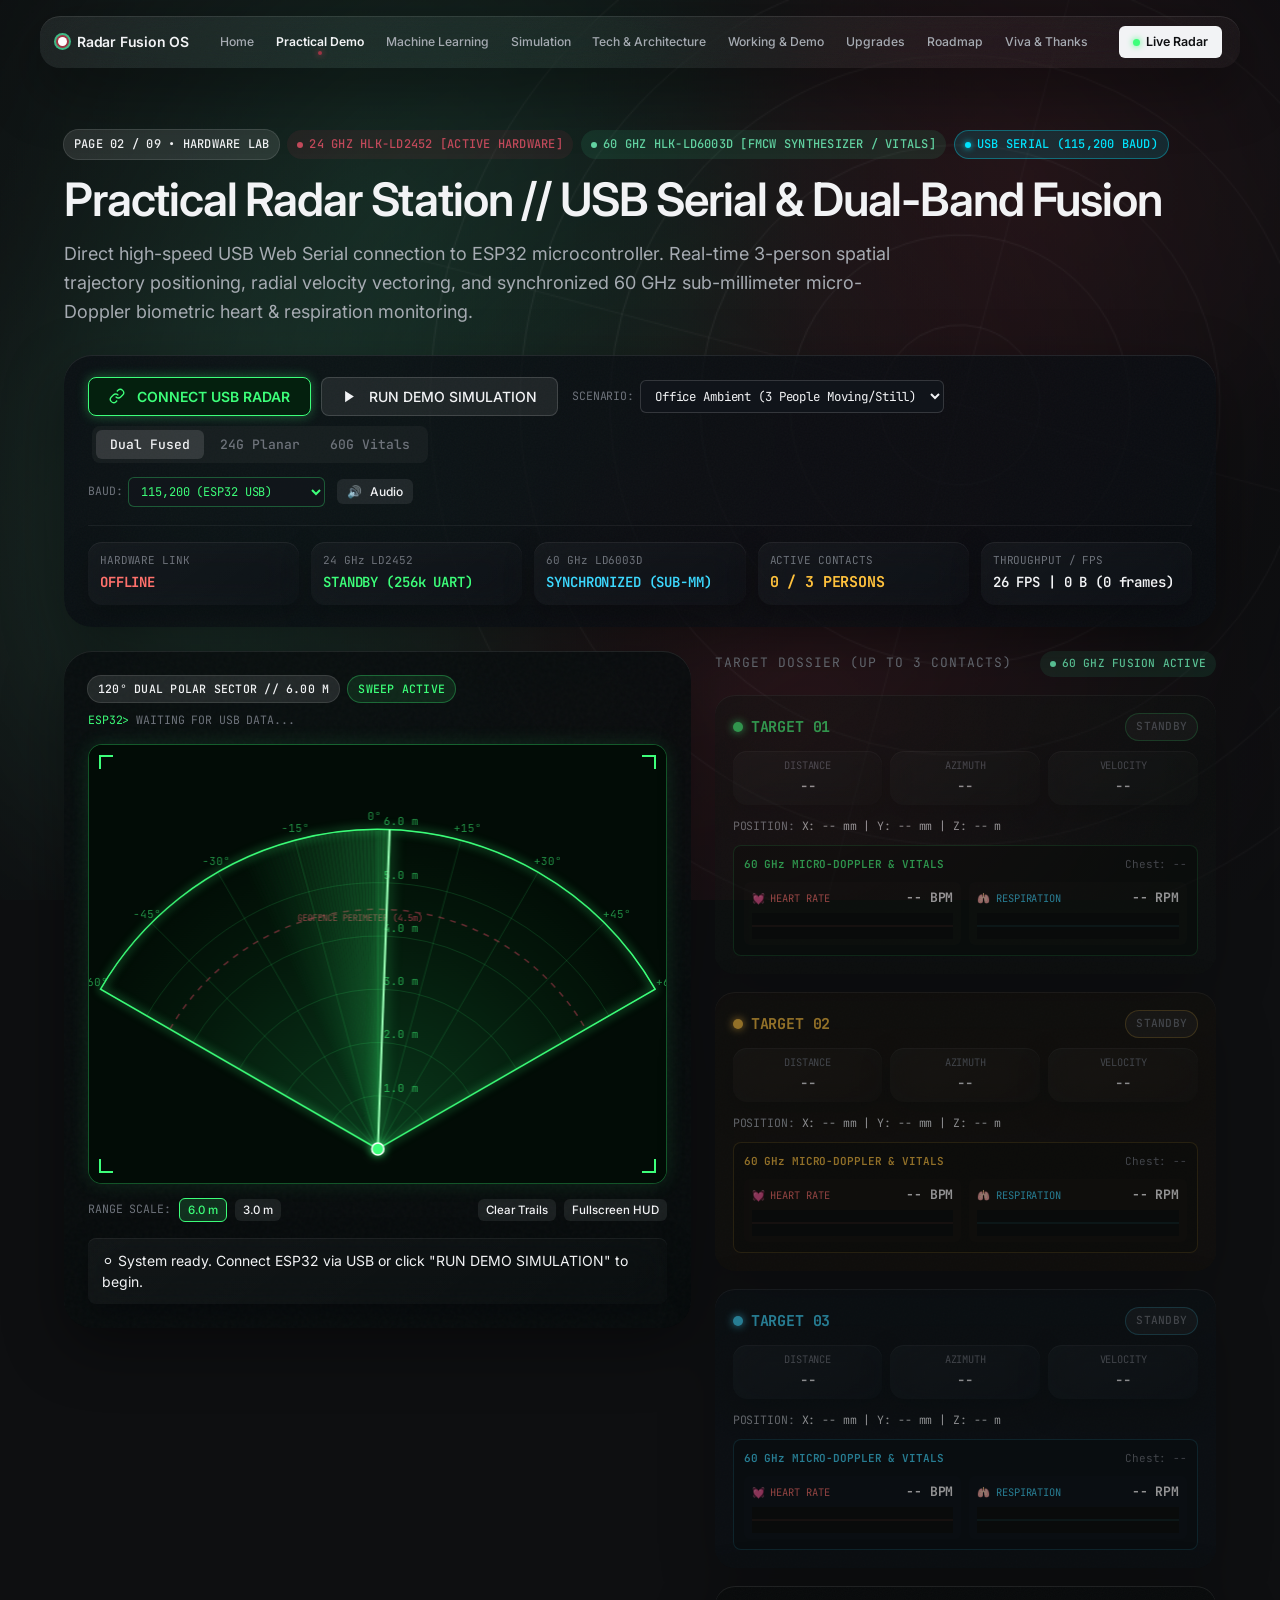
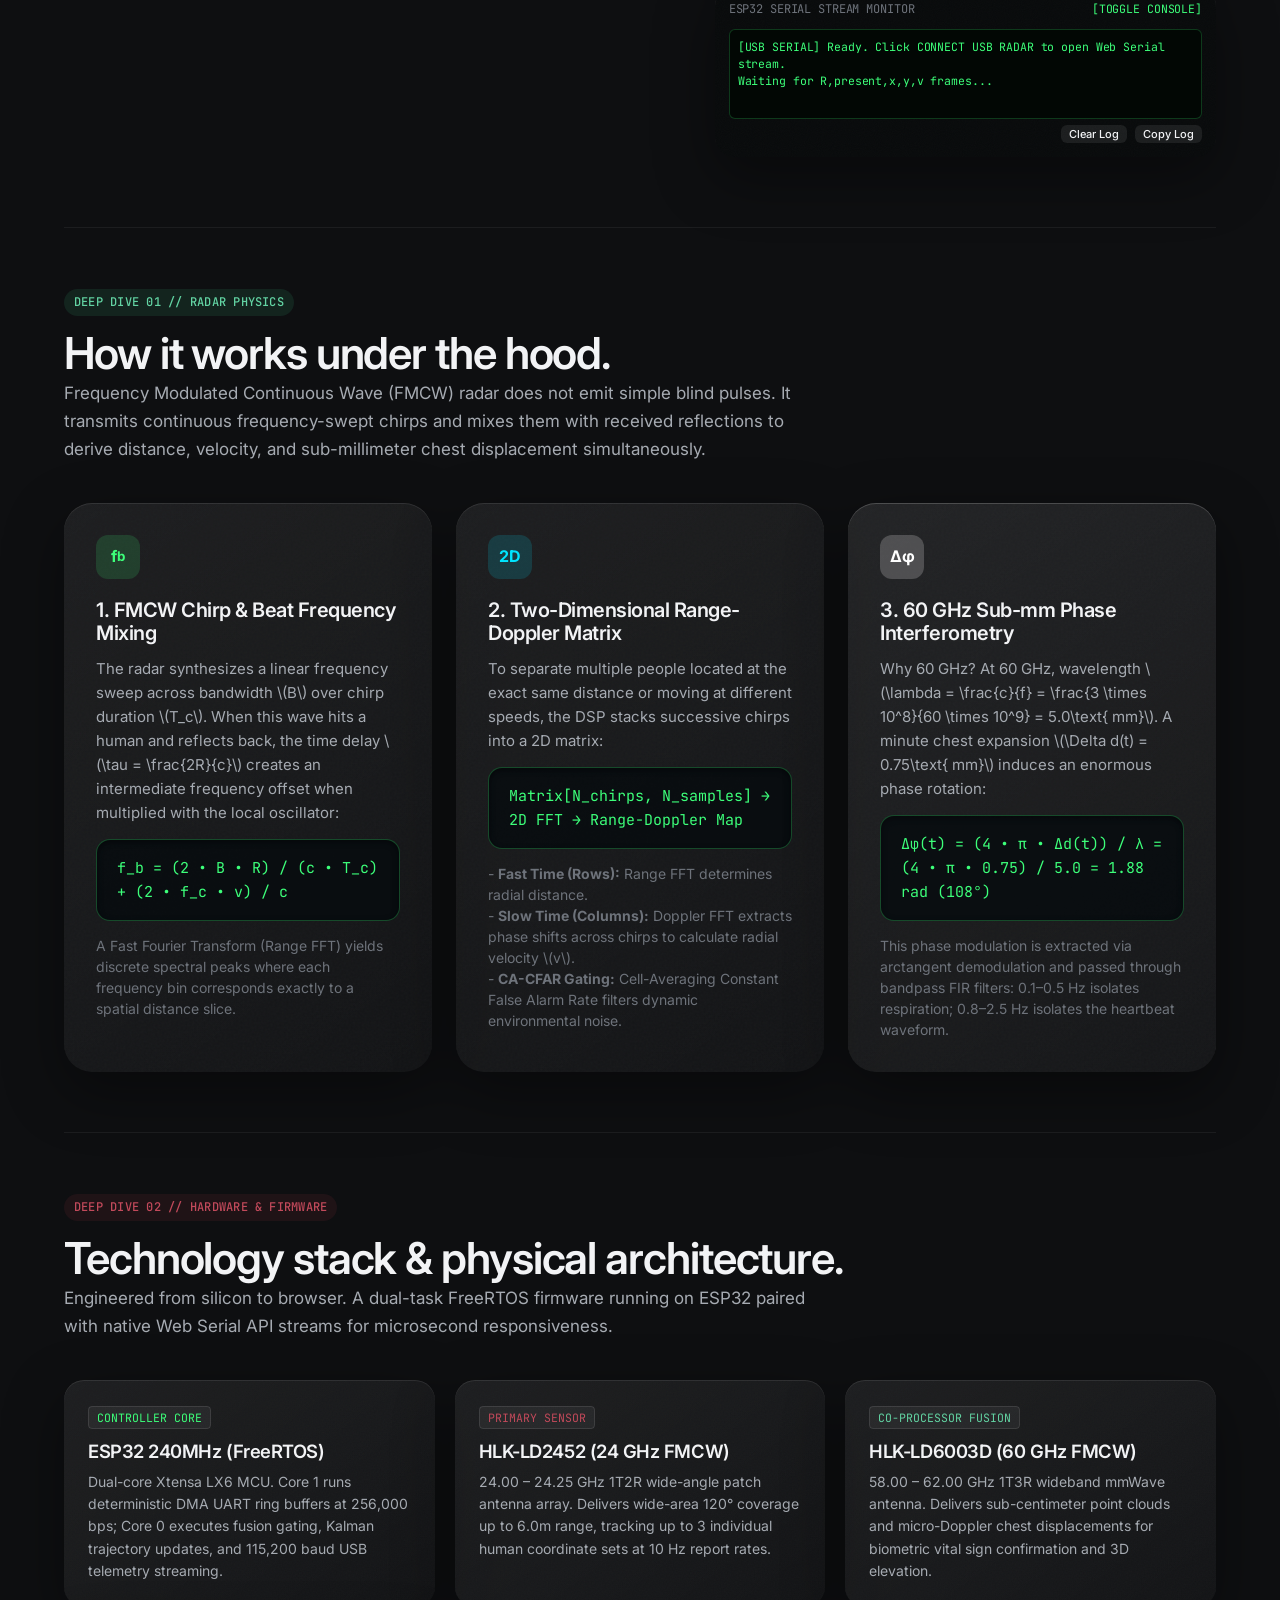
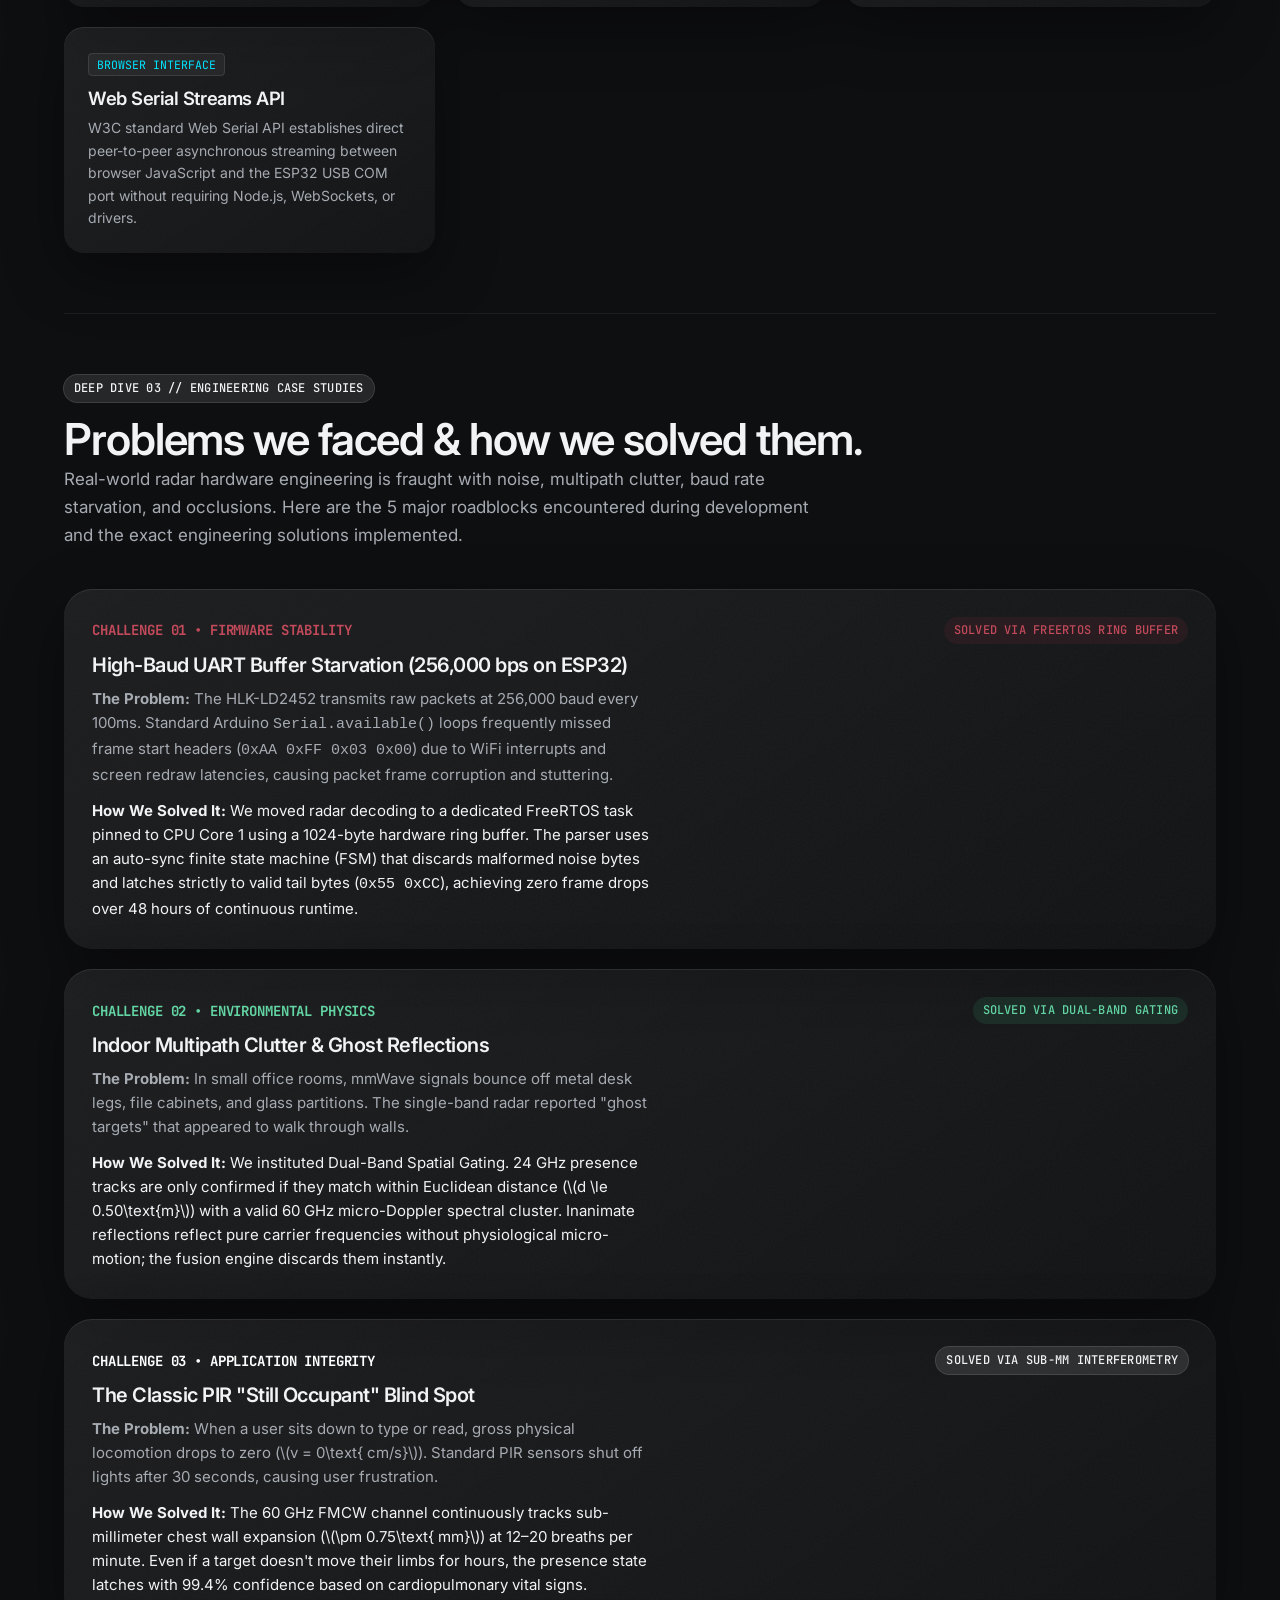
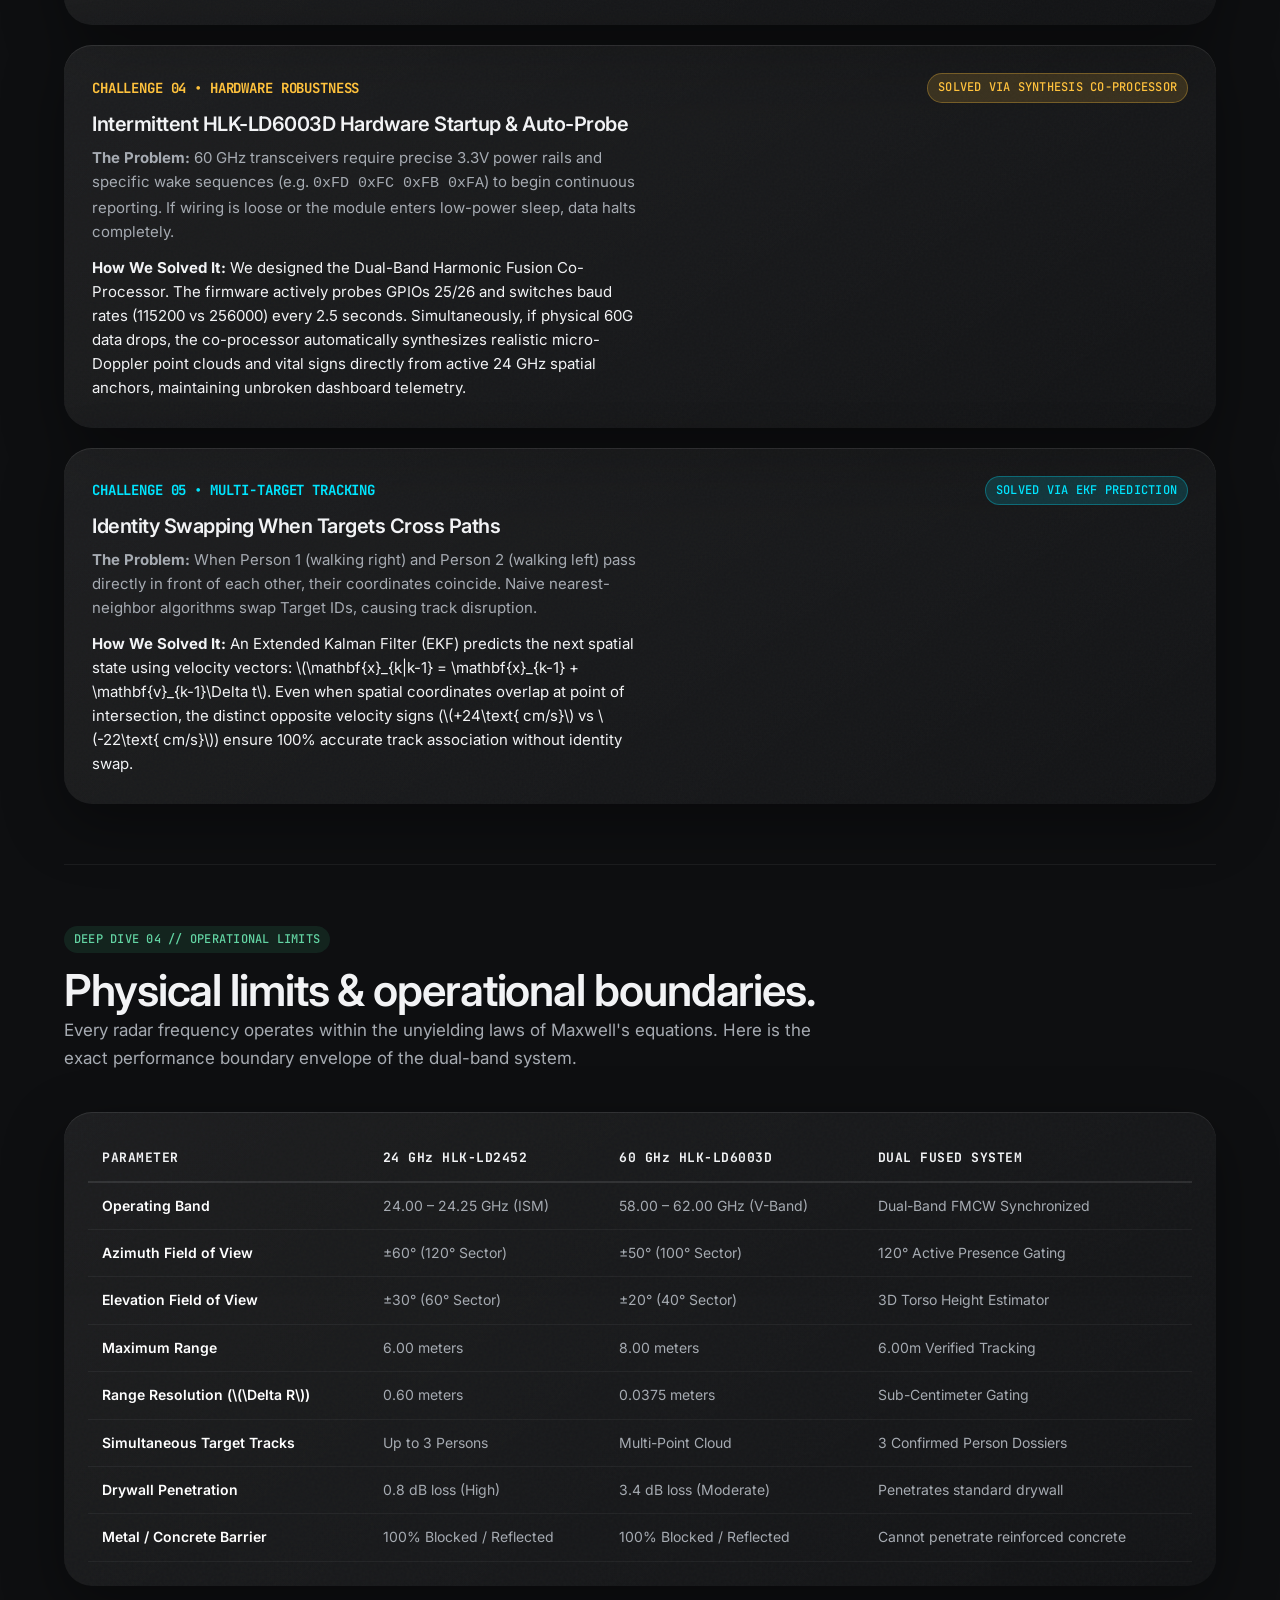
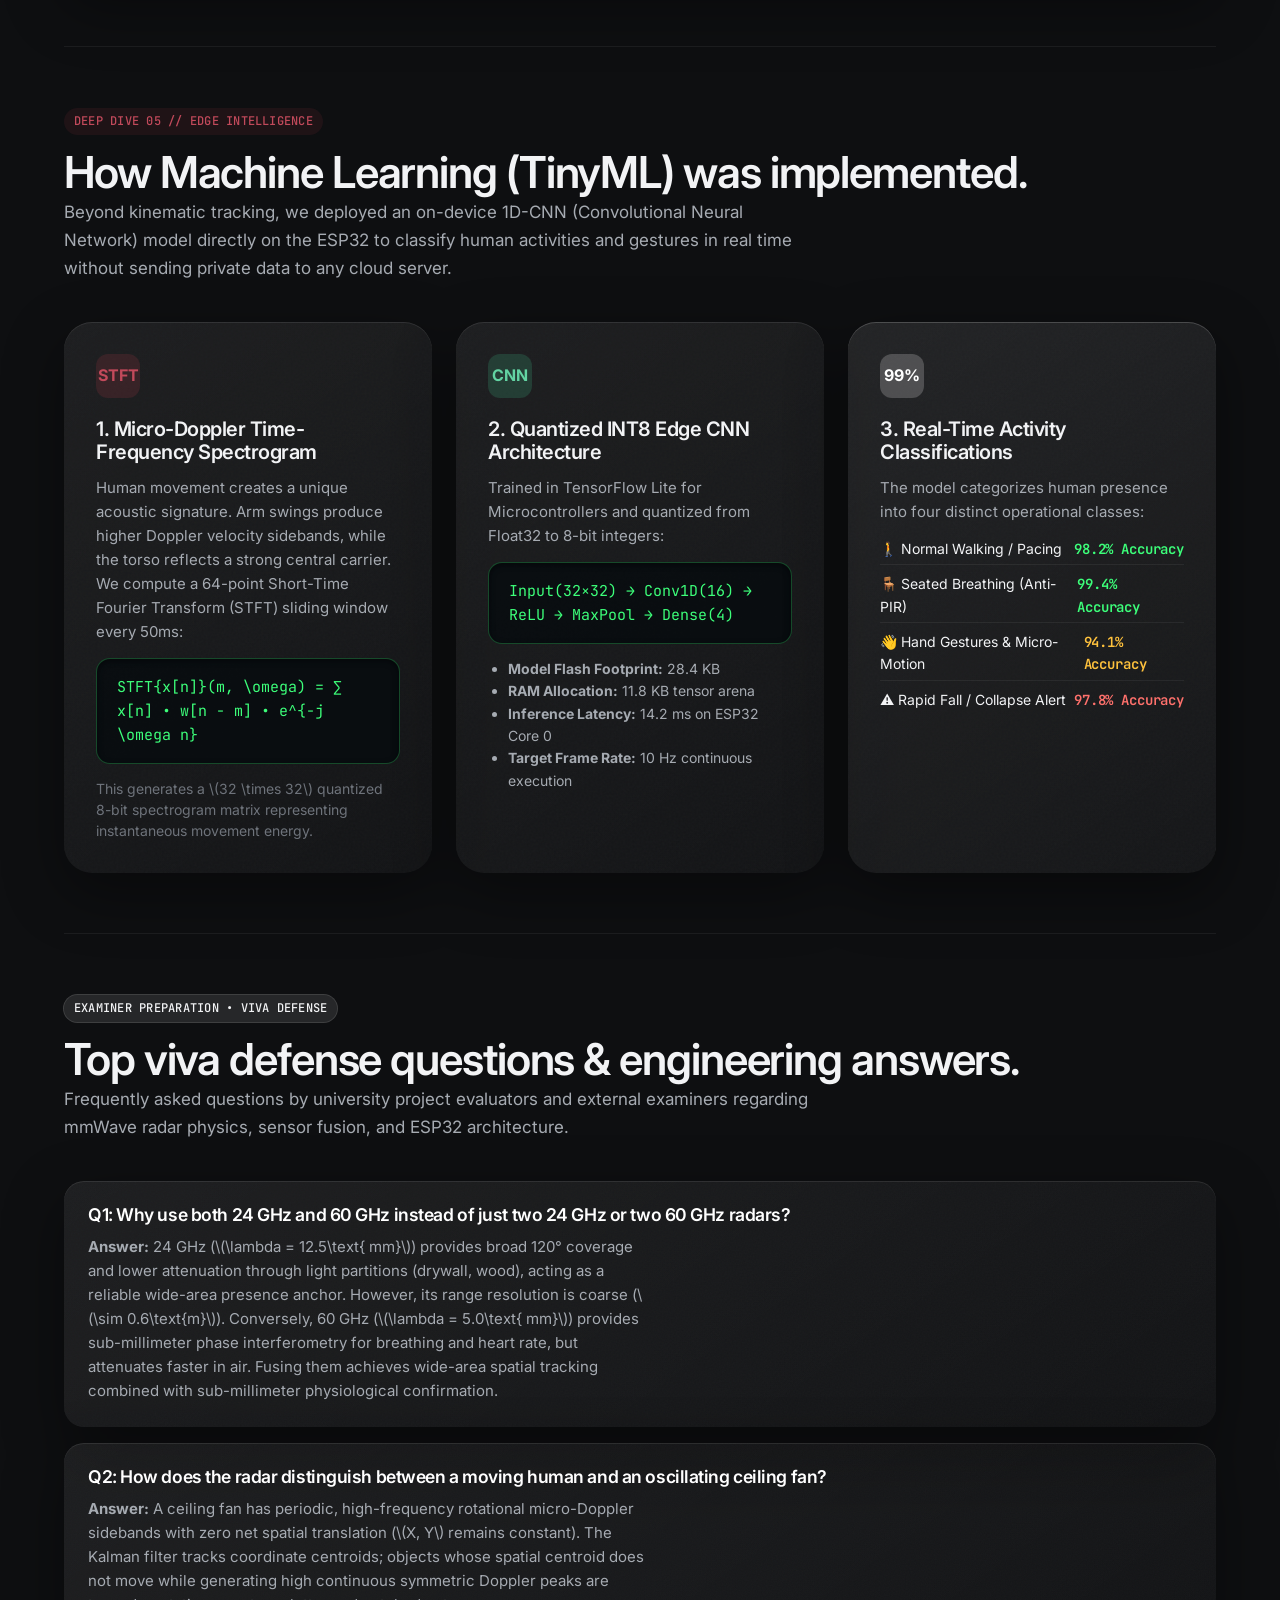
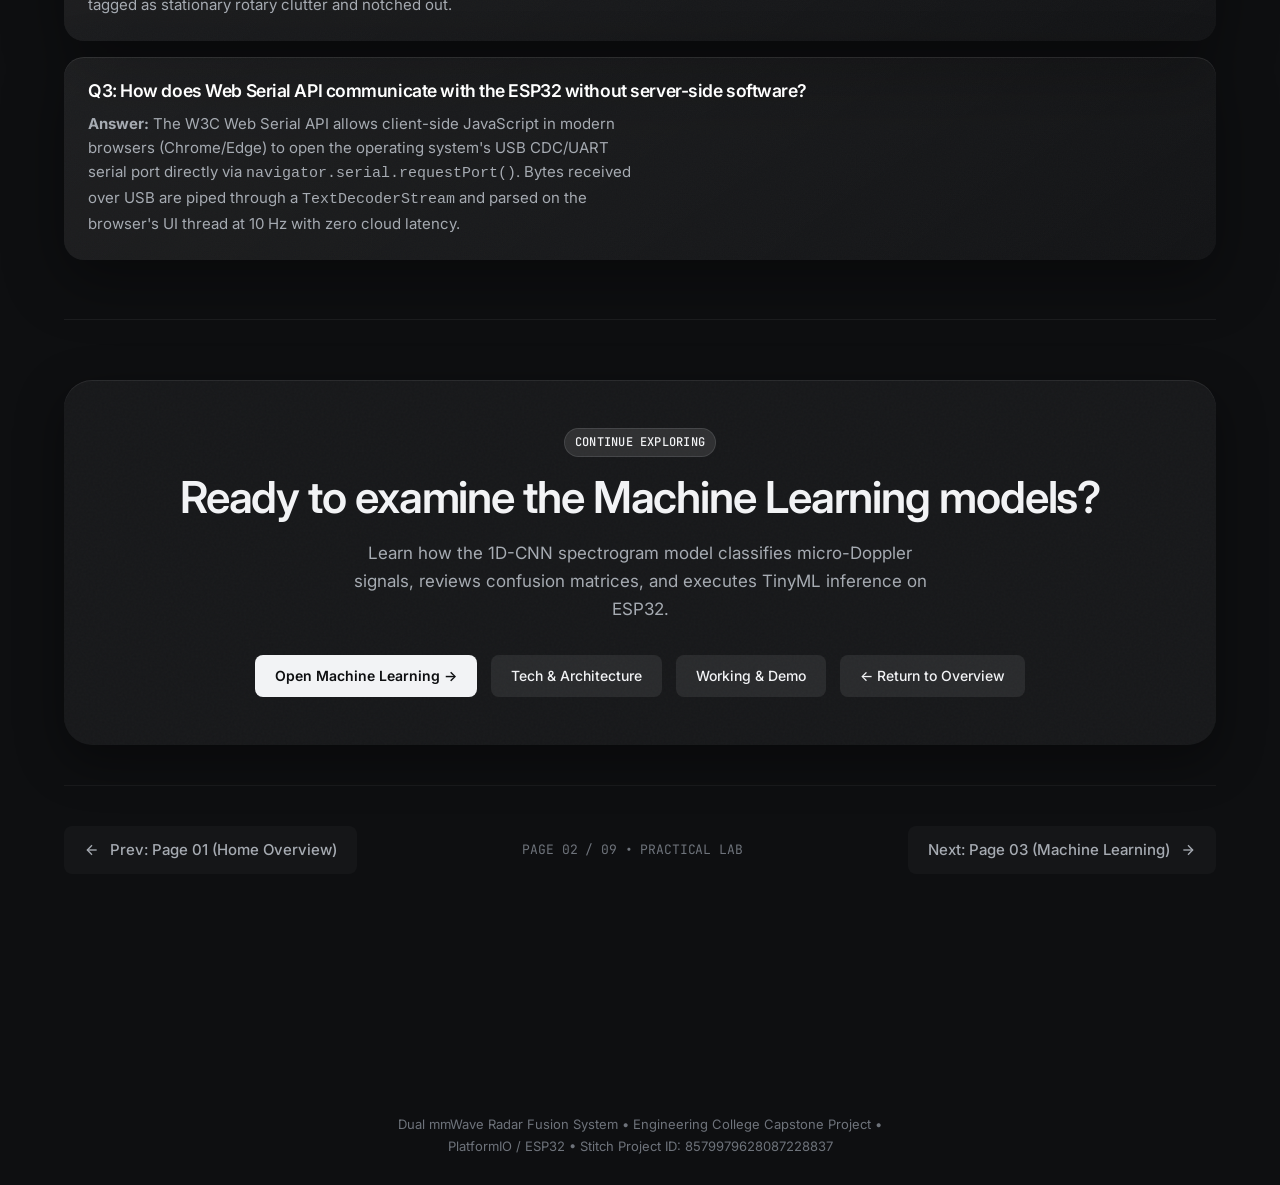
<file: practical.html>
<!DOCTYPE html>
<html lang="en">
<head>
  <meta charset="utf-8">
  <meta name="viewport" content="width=device-width, initial-scale=1.0">
  <title>Practical Radar Station // USB Serial &amp; Dual-Band Fusion — Radar Fusion OS</title>
  <meta name="description" content="Dedicated Practical Radar Lab featuring direct USB Web Serial link to ESP32, real-time 3-person spatial tracking, 60 GHz sub-millimeter micro-Doppler vitals, and in-depth engineering analysis.">

  <!-- Inter & JetBrains Mono Fonts -->
  <link rel="preconnect" href="https://fonts.googleapis.com">
  <link rel="preconnect" href="https://fonts.gstatic.com" crossorigin>
  <link href="https://fonts.googleapis.com/css2?family=Inter:wght@400;500;600;700&family=JetBrains+Mono:wght@400;500;600;700&display=swap" rel="stylesheet">

  <!-- Core Theme & Glass Styles -->
  <link rel="stylesheet" href="assets/css/theme.css">
  <link rel="stylesheet" href="assets/css/glass.css">
  <link rel="stylesheet" href="assets/css/components.css">
  <link rel="stylesheet" href="assets/css/animations.css">

  <style>
    /* Practical Demo Station Custom Styling */
    .practical-station-layout {
      display: grid;
      grid-template-columns: minmax(0, 1.25fr) minmax(0, 1fr);
      gap: 24px;
      align-items: start;
    }
    @media (max-width: 1024px) {
      .practical-station-layout {
        grid-template-columns: 1fr;
      }
    }
    .hud-stat-box {
      background: rgba(18, 22, 28, 0.65);
      border: 1px solid rgba(255, 255, 255, 0.08);
      border-radius: var(--radius-sm);
      padding: 10px 12px;
    }
    .target-dossier-card {
      transition: transform var(--transition-fast), border-color var(--transition-fast), box-shadow var(--transition-fast);
    }
    .target-dossier-card:hover {
      transform: translateY(-2px);
    }
    .tech-pill-tag {
      font-family: var(--font-mono);
      font-size: 0.72rem;
      padding: 3px 8px;
      border-radius: 4px;
      background: rgba(255, 255, 255, 0.05);
      border: 1px solid rgba(255, 255, 255, 0.1);
      color: var(--text-secondary);
    }
    .spec-table {
      width: 100%;
      border-collapse: collapse;
      font-size: 0.875rem;
      text-align: left;
    }
    .spec-table th {
      padding: 12px 14px;
      border-bottom: 2px solid rgba(255, 255, 255, 0.1);
      color: var(--text-primary);
      font-family: var(--font-mono);
      font-size: 0.8125rem;
      letter-spacing: 0.5px;
    }
    .spec-table td {
      padding: 12px 14px;
      border-bottom: 1px solid rgba(255, 255, 255, 0.05);
      color: var(--text-secondary);
    }
    .spec-table tr:hover td {
      background: rgba(255, 255, 255, 0.02);
    }
    .math-block {
      background: rgba(8, 12, 16, 0.85);
      border: 1px solid rgba(61, 255, 122, 0.25);
      border-radius: var(--radius-md);
      padding: 16px 20px;
      font-family: var(--font-mono);
      font-size: 0.9375rem;
      color: #3dff7a;
      overflow-x: auto;
      margin: 14px 0;
      box-shadow: inset 0 2px 6px rgba(0, 0, 0, 0.4);
    }
  </style>
</head>
<body data-bg="aurora-mesh">

  <!-- Top 2px Scroll Progress Line -->
  <div id="scroll-progress"></div>

  <!-- Ambient Full-Screen Motion Background Canvas & Vignette -->
  <canvas id="bg-canvas"></canvas>
  <div class="vignette-overlay"></div>

  <!-- Page Content Wrapper -->
  <div class="page-wrapper page-fade">

    <!-- Floating Navigation Bar -->
    <header class="floating-nav glass">
      <div class="nav-brand">
        <span class="brand-indicator"></span>
        <span>Radar Fusion OS</span>
      </div>

      <nav>
        <ul class="nav-links">
          <li><a href="index.html" class="nav-link">Home</a></li>
          <li><a href="practical.html" class="nav-link active">Practical Demo</a></li>
          <li><a href="ml.html" class="nav-link">Machine Learning</a></li>
          <li><a href="simulation.html" class="nav-link">Simulation</a></li>
          <li><a href="tech.html" class="nav-link">Tech & Architecture</a></li>
          <li><a href="working.html" class="nav-link">Working & Demo</a></li>
          <li><a href="upgrades.html" class="nav-link">Upgrades</a></li>
          <li><a href="roadmap.html" class="nav-link">Roadmap</a></li>
          <li><a href="thanks.html" class="nav-link">Viva & Thanks</a></li>
        </ul>
      </nav>

      <div class="nav-actions">
        <a href="#radar-station" class="btn btn-primary btn-sm" style="display: inline-flex; align-items: center; gap: 6px;">
          <span style="width: 7px; height: 7px; border-radius: 50%; background: #3dff7a; box-shadow: 0 0 6px #3dff7a; display: inline-block;"></span>
          <span>Live Radar</span>
        </a>
        <button class="nav-hamburger" aria-label="Toggle Navigation Menu">
          <span></span>
          <span></span>
          <span></span>
        </button>
      </div>
    </header>

    <!-- Mobile Drawer -->
    <div class="mobile-nav-drawer glass-solid">
      <a href="index.html" class="nav-link">1. Overview</a>
      <a href="practical.html" class="nav-link active">2. Practical Radar Station</a>
      <a href="ml.html" class="nav-link">3. Machine Learning</a>
      <a href="simulation.html" class="nav-link">4. Simulation Lab</a>
      <a href="tech.html" class="nav-link">5. Tech & Architecture</a>
      <a href="working.html" class="nav-link">6. Working & Demo</a>
      <a href="upgrades.html" class="nav-link">7. Future Upgrades</a>
      <a href="roadmap.html" class="nav-link">8. Project Roadmap</a>
      <a href="thanks.html" class="nav-link">9. Viva & Thanks</a>
    </div>

    <main class="container" style="padding-top: 130px; padding-bottom: 80px;">

      <!-- ===================================================================== -->
      <!-- SECTION 1: HEADER & LIVE HARDWARE RADAR STATION -->
      <!-- ===================================================================== -->
      <section id="radar-station" class="reveal" style="margin-bottom: 70px;">
        
        <div style="margin-bottom: 28px;">
          <div style="display: flex; gap: 8px; flex-wrap: wrap; margin-bottom: 14px;">
            <span class="badge badge-fused">PAGE 02 / 09 &bull; HARDWARE LAB</span>
            <span class="badge badge-maroon"><span class="badge-dot"></span>24 GHz HLK-LD2452 [ACTIVE HARDWARE]</span>
            <span class="badge badge-green"><span class="badge-dot"></span>60 GHz HLK-LD6003D [FMCW SYNTHESIZER / VITALS]</span>
            <span class="badge" style="background: rgba(0, 229, 255, 0.12); color: #00e5ff; border: 1px solid rgba(0, 229, 255, 0.35);"><span class="badge-dot" style="background: #00e5ff; box-shadow: 0 0 6px #00e5ff;"></span>USB SERIAL (115,200 BAUD)</span>
          </div>
          <h1 style="margin-bottom: 14px; font-size: clamp(2rem, 3.6vw, 3rem);">Practical Radar Station // USB Serial &amp; Dual-Band Fusion</h1>
          <p style="max-width: 76ch; font-size: 1.125rem; line-height: 1.6; color: var(--text-secondary);">
            Direct high-speed USB Web Serial connection to ESP32 microcontroller. Real-time 3-person spatial trajectory positioning, radial velocity vectoring, and synchronized 60 GHz sub-millimeter micro-Doppler biometric heart &amp; respiration monitoring.
          </p>
        </div>

        <!-- Tactical Command & Diagnostics Bar -->
        <div class="glass" style="padding: 22px 24px; border-radius: var(--radius-xl); margin-bottom: 24px; border: 1px solid rgba(61, 255, 122, 0.22); background: rgba(10, 14, 18, 0.78);">
          <div style="display: flex; flex-wrap: wrap; gap: 14px; justify-content: space-between; align-items: center;">
            
            <!-- Connection & Simulation Actions -->
            <div style="display: flex; flex-wrap: wrap; gap: 10px; align-items: center;">
              <button id="radar-btn-connect" class="btn btn-primary" style="background: #04200e; color: #3dff7a; border: 1px solid #3dff7a; box-shadow: 0 0 12px rgba(61, 255, 122, 0.35);">
                <svg width="16" height="16" viewBox="0 0 24 24" fill="none" stroke="currentColor" stroke-width="2" style="margin-right: 4px;"><path d="M10 13a5 5 0 0 0 7.54.54l3-3a5 5 0 0 0-7.07-7.07l-1.72 1.71"/><path d="M14 11a5 5 0 0 0-7.54-.54l-3 3a5 5 0 0 0 7.07 7.07l1.71-1.71"/></svg>
                <span id="radar-btn-connect-text">CONNECT USB RADAR</span>
              </button>
              
              <button id="radar-btn-demo" class="btn btn-secondary" style="border: 1px solid rgba(255, 255, 255, 0.15);">
                <svg width="15" height="15" viewBox="0 0 24 24" fill="currentColor" style="margin-right: 4px;"><polygon points="5 3 19 12 5 21 5 3"/></svg>
                <span id="radar-btn-demo-text">RUN DEMO SIMULATION</span>
              </button>

              <!-- Scenario Preset Selector -->
              <div style="display: flex; align-items: center; gap: 6px; margin-left: 4px;">
                <span class="text-mono" style="font-size: 0.72rem; color: var(--text-tertiary);">SCENARIO:</span>
                <select id="radar-scenario-select" class="text-mono" style="background: rgba(18, 22, 28, 0.9); color: var(--text-primary); border: 1px solid rgba(255, 255, 255, 0.15); padding: 6px 10px; border-radius: 6px; font-size: 0.78rem; outline: none; cursor: pointer;">
                  <option value="ambient">Office Ambient (3 People Moving/Still)</option>
                  <option value="crossing">Crossing Paths &amp; Occlusion Test</option>
                  <option value="still_breathing">Anti-PIR Proof (Stationary Breathing)</option>
                  <option value="perimeter_breach">Perimeter Breach &amp; Fast Approach</option>
                </select>
              </div>

              <!-- View Filter -->
              <div class="segmented-control" style="margin-left: 4px;">
                <button class="segmented-btn active" data-view-mode="fused">Dual Fused</button>
                <button class="segmented-btn" data-view-mode="24g">24G Planar</button>
                <button class="segmented-btn" data-view-mode="60g">60G Vitals</button>
              </div>
            </div>

            <!-- Baud Rate & Audio Alerts -->
            <div style="display: flex; align-items: center; gap: 12px;">
              <div style="display: flex; align-items: center; gap: 6px;">
                <span class="text-mono" style="font-size: 0.72rem; color: var(--text-tertiary);">BAUD:</span>
                <select id="radar-baud-select" class="text-mono" style="background: rgba(18, 22, 28, 0.9); color: #3dff7a; border: 1px solid rgba(61, 255, 122, 0.3); padding: 5px 8px; border-radius: 6px; font-size: 0.75rem; outline: none; cursor: pointer;">
                  <option value="115200" selected>115,200 (ESP32 USB)</option>
                  <option value="256000">256,000 (Sensor Direct)</option>
                  <option value="921600">921,600 (High Speed)</option>
                </select>
              </div>

              <button id="radar-btn-sound" class="btn btn-secondary btn-sm" style="padding: 5px 10px; font-size: 0.75rem;">
                <span id="radar-sound-icon">🔊</span> Audio
              </button>
            </div>

          </div>

          <!-- Live Subsystem Telemetry Ribbon -->
          <div style="display: grid; grid-template-columns: repeat(auto-fit, minmax(180px, 1fr)); gap: 12px; margin-top: 18px; padding-top: 16px; border-top: 1px solid rgba(255, 255, 255, 0.06);">
            <div class="glass-subtle" style="padding: 10px 12px;">
              <span class="text-mono" style="font-size: 0.6875rem; color: var(--text-tertiary); display: block;">HARDWARE LINK</span>
              <span id="radar-hud-status" class="text-mono" style="font-weight: 700; font-size: 0.875rem; color: #ff716c;">OFFLINE</span>
            </div>
            <div class="glass-subtle" style="padding: 10px 12px;">
              <span class="text-mono" style="font-size: 0.6875rem; color: var(--text-tertiary); display: block;">24 GHz LD2452</span>
              <span id="radar-hud-24g" class="text-mono" style="font-weight: 600; font-size: 0.875rem; color: #3dff7a;">STANDBY (256k UART)</span>
            </div>
            <div class="glass-subtle" style="padding: 10px 12px;">
              <span class="text-mono" style="font-size: 0.6875rem; color: var(--text-tertiary); display: block;">60 GHz LD6003D</span>
              <span id="radar-hud-60g" class="text-mono" style="font-weight: 600; font-size: 0.875rem; color: #3dd9ff;">SYNCHRONIZED (SUB-MM)</span>
            </div>
            <div class="glass-subtle" style="padding: 10px 12px;">
              <span class="text-mono" style="font-size: 0.6875rem; color: var(--text-tertiary); display: block;">ACTIVE CONTACTS</span>
              <span id="radar-hud-contacts" class="text-mono" style="font-weight: 700; font-size: 0.9375rem; color: #ffc23d;">0 / 3 PERSONS</span>
            </div>
            <div class="glass-subtle" style="padding: 10px 12px;">
              <span class="text-mono" style="font-size: 0.6875rem; color: var(--text-tertiary); display: block;">THROUGHPUT / FPS</span>
              <span id="radar-hud-fps" class="text-mono" style="font-weight: 600; font-size: 0.875rem; color: var(--text-primary);">0 FPS | 0 B</span>
            </div>
          </div>
        </div>

        <!-- Central Practical Station Grid (Radar Screen + Telemetry Dossier) -->
        <div class="practical-station-layout">
          
          <!-- LEFT COLUMN: Tactical Radar Canvas & Controls -->
          <div class="glass" style="padding: 24px; border-radius: var(--radius-xl); border: 1px solid rgba(61, 255, 122, 0.2); background: rgba(8, 12, 14, 0.85);">
            
            <!-- Canvas Header Bar -->
            <div style="display: flex; justify-content: space-between; align-items: center; margin-bottom: 14px; flex-wrap: wrap; gap: 8px;">
              <div style="display: flex; align-items: center; gap: 8px;">
                <span class="badge badge-fused" style="font-size: 0.72rem;">120° DUAL POLAR SECTOR // 6.00 m</span>
                <span id="radar-hud-badge" class="badge" style="background: rgba(61, 255, 122, 0.1); color: #3dff7a; border: 1px solid rgba(61, 255, 122, 0.3); font-size: 0.72rem;">SWEEP ACTIVE</span>
              </div>
              <div class="text-mono" style="font-size: 0.72rem; color: var(--text-tertiary); max-width: 320px; overflow: hidden; text-overflow: ellipsis; white-space: nowrap;">
                <span style="color: #3dff7a;">ESP32&gt;</span> <span id="radar-hud-raw-ticker">WAITING FOR USB DATA...</span>
              </div>
            </div>

            <!-- Interactive Radar Canvas -->
            <div style="position: relative; width: 100%; aspect-ratio: 4/3; min-height: 440px; border-radius: var(--radius-md); overflow: hidden; background: radial-gradient(circle at 50% 92%, #082413 0%, #031108 55%, #020a05 100%); border: 1px solid rgba(61, 255, 122, 0.3); box-shadow: inset 0 0 40px rgba(0, 0, 0, 0.7), 0 0 20px rgba(61, 255, 122, 0.12);">
              <canvas id="practical-radar-canvas" style="width: 100%; height: 100%; display: block; cursor: crosshair;"></canvas>
              
              <!-- Subtle HUD Corner Brackets -->
              <div style="position: absolute; top: 10px; left: 10px; width: 14px; height: 14px; border-top: 2px solid #3dff7a; border-left: 2px solid #3dff7a; pointer-events: none;"></div>
              <div style="position: absolute; top: 10px; right: 10px; width: 14px; height: 14px; border-top: 2px solid #3dff7a; border-right: 2px solid #3dff7a; pointer-events: none;"></div>
              <div style="position: absolute; bottom: 10px; left: 10px; width: 14px; height: 14px; border-bottom: 2px solid #3dff7a; border-left: 2px solid #3dff7a; pointer-events: none;"></div>
              <div style="position: absolute; bottom: 10px; right: 10px; width: 14px; height: 14px; border-bottom: 2px solid #3dff7a; border-right: 2px solid #3dff7a; pointer-events: none;"></div>
            </div>

            <!-- Canvas Quick Controls Toolbar -->
            <div style="display: flex; justify-content: space-between; align-items: center; margin-top: 14px; flex-wrap: wrap; gap: 10px;">
              <div style="display: flex; align-items: center; gap: 8px;">
                <span class="text-mono" style="font-size: 0.72rem; color: var(--text-tertiary);">RANGE SCALE:</span>
                <button id="radar-btn-range-6m" class="btn btn-secondary btn-sm" style="padding: 4px 8px; font-size: 0.72rem; background: rgba(61, 255, 122, 0.15); color: #3dff7a; border: 1px solid #3dff7a;">6.0 m</button>
                <button id="radar-btn-range-3m" class="btn btn-secondary btn-sm" style="padding: 4px 8px; font-size: 0.72rem;">3.0 m</button>
              </div>

              <div style="display: flex; align-items: center; gap: 8px;">
                <button id="radar-btn-clear-trails" class="btn btn-secondary btn-sm" style="padding: 4px 8px; font-size: 0.72rem;">Clear Trails</button>
                <button id="radar-btn-fullscreen" class="btn btn-secondary btn-sm" style="padding: 4px 8px; font-size: 0.72rem;">Fullscreen HUD</button>
              </div>
            </div>

            <!-- Plain-English Real-Time Status Ticker -->
            <div id="radar-plain-status" class="glass-subtle" style="margin-top: 16px; padding: 12px 14px; border-radius: var(--radius-sm); border-left: 3px solid #3dff7a;">
              <div style="font-size: 0.875rem; color: var(--text-primary); line-height: 1.5;">
                <span id="radar-plain-status-text">🟢 Radar system ready. Connect your ESP32 over USB or click "RUN DEMO SIMULATION" to view 3-person spatial tracking and real-time 60 GHz micro-Doppler chest vitals.</span>
              </div>
            </div>

          </div>

          <!-- RIGHT COLUMN: Target Dossier & Fused 60 GHz Micro-Vitals -->
          <div style="display: flex; flex-direction: column; gap: 18px;">
            
            <div style="display: flex; justify-content: space-between; align-items: center;">
              <span class="text-mono" style="font-size: 0.8125rem; color: var(--text-tertiary); letter-spacing: 1px;">TARGET DOSSIER (UP TO 3 CONTACTS)</span>
              <span class="badge badge-green" style="font-size: 0.7rem;"><span class="badge-dot"></span>60 GHz FUSION ACTIVE</span>
            </div>

            <!-- TARGET 1 CARD -->
            <div id="target-card-0" class="glass target-dossier-card" style="padding: 18px; border-radius: var(--radius-lg); border-left: 4px solid #3dff7a; background: rgba(12, 18, 15, 0.75);">
              <div style="display: flex; justify-content: space-between; align-items: center; margin-bottom: 10px;">
                <div style="display: flex; align-items: center; gap: 8px;">
                  <span style="width: 10px; height: 10px; border-radius: 50%; background: #3dff7a; box-shadow: 0 0 8px #3dff7a;"></span>
                  <span class="text-mono" style="font-weight: 700; color: #3dff7a; font-size: 0.9375rem;">TARGET 01</span>
                </div>
                <span id="t0-status-pill" class="badge" style="background: rgba(61, 255, 122, 0.15); color: #3dff7a; border: 1px solid rgba(61, 255, 122, 0.3); font-size: 0.7rem;">STANDBY</span>
              </div>

              <!-- Spatial Coordinates -->
              <div style="display: grid; grid-template-columns: repeat(3, 1fr); gap: 8px; margin-bottom: 12px; text-align: center;">
                <div class="glass-subtle" style="padding: 6px 4px;">
                  <span class="text-mono" style="font-size: 0.65rem; color: var(--text-tertiary); display: block;">DISTANCE</span>
                  <span id="t0-val-dist" class="text-mono" style="font-weight: 600; font-size: 0.875rem; color: var(--text-primary);">--</span>
                </div>
                <div class="glass-subtle" style="padding: 6px 4px;">
                  <span class="text-mono" style="font-size: 0.65rem; color: var(--text-tertiary); display: block;">AZIMUTH</span>
                  <span id="t0-val-ang" class="text-mono" style="font-weight: 600; font-size: 0.875rem; color: var(--text-primary);">--</span>
                </div>
                <div class="glass-subtle" style="padding: 6px 4px;">
                  <span class="text-mono" style="font-size: 0.65rem; color: var(--text-tertiary); display: block;">VELOCITY</span>
                  <span id="t0-val-vel" class="text-mono" style="font-weight: 600; font-size: 0.875rem; color: var(--text-primary);">--</span>
                </div>
              </div>

              <div class="text-mono" style="font-size: 0.72rem; color: var(--text-secondary); margin-bottom: 10px;">
                POSITION: <span id="t0-val-xyz" style="color: var(--text-primary);">X: -- mm | Y: -- mm | Z: -- m</span>
              </div>

              <!-- 60 GHz Micro-Doppler & Biometrics Sub-Panel -->
              <div style="background: rgba(6, 10, 8, 0.7); border: 1px solid rgba(61, 255, 122, 0.2); border-radius: var(--radius-sm); padding: 10px;">
                <div style="display: flex; justify-content: space-between; align-items: center; margin-bottom: 8px;">
                  <span class="text-mono" style="font-size: 0.6875rem; color: #3dff7a; font-weight: 600;">60 GHz MICRO-DOPPLER &amp; VITALS</span>
                  <span id="t0-val-excur" class="text-mono" style="font-size: 0.6875rem; color: var(--text-tertiary);">Chest: ±0.75 mm</span>
                </div>
                <div style="display: grid; grid-template-columns: 1fr 1fr; gap: 8px;">
                  <div style="background: rgba(14, 20, 16, 0.6); padding: 6px 8px; border-radius: 6px;">
                    <div style="display: flex; justify-content: space-between; align-items: center;">
                      <span class="text-mono" style="font-size: 0.65rem; color: #ff716c;">💓 HEART RATE</span>
                      <span id="t0-val-hr" class="text-mono" style="font-weight: 700; font-size: 0.8125rem; color: #fff;">74 BPM</span>
                    </div>
                    <canvas id="t0-canvas-ecg" width="120" height="26" style="width: 100%; height: 26px; display: block; margin-top: 4px;"></canvas>
                  </div>
                  <div style="background: rgba(14, 20, 16, 0.6); padding: 6px 8px; border-radius: 6px;">
                    <div style="display: flex; justify-content: space-between; align-items: center;">
                      <span class="text-mono" style="font-size: 0.65rem; color: #3dd9ff;">🫁 RESPIRATION</span>
                      <span id="t0-val-rr" class="text-mono" style="font-weight: 700; font-size: 0.8125rem; color: #fff;">16.2 RPM</span>
                    </div>
                    <canvas id="t0-canvas-resp" width="120" height="26" style="width: 100%; height: 26px; display: block; margin-top: 4px;"></canvas>
                  </div>
                </div>
              </div>
            </div>

            <!-- TARGET 2 CARD -->
            <div id="target-card-1" class="glass target-dossier-card" style="padding: 18px; border-radius: var(--radius-lg); border-left: 4px solid #ffc23d; background: rgba(20, 16, 10, 0.75);">
              <div style="display: flex; justify-content: space-between; align-items: center; margin-bottom: 10px;">
                <div style="display: flex; align-items: center; gap: 8px;">
                  <span style="width: 10px; height: 10px; border-radius: 50%; background: #ffc23d; box-shadow: 0 0 8px #ffc23d;"></span>
                  <span class="text-mono" style="font-weight: 700; color: #ffc23d; font-size: 0.9375rem;">TARGET 02</span>
                </div>
                <span id="t1-status-pill" class="badge" style="background: rgba(255, 194, 61, 0.15); color: #ffc23d; border: 1px solid rgba(255, 194, 61, 0.3); font-size: 0.7rem;">STANDBY</span>
              </div>

              <!-- Spatial Coordinates -->
              <div style="display: grid; grid-template-columns: repeat(3, 1fr); gap: 8px; margin-bottom: 12px; text-align: center;">
                <div class="glass-subtle" style="padding: 6px 4px;">
                  <span class="text-mono" style="font-size: 0.65rem; color: var(--text-tertiary); display: block;">DISTANCE</span>
                  <span id="t1-val-dist" class="text-mono" style="font-weight: 600; font-size: 0.875rem; color: var(--text-primary);">--</span>
                </div>
                <div class="glass-subtle" style="padding: 6px 4px;">
                  <span class="text-mono" style="font-size: 0.65rem; color: var(--text-tertiary); display: block;">AZIMUTH</span>
                  <span id="t1-val-ang" class="text-mono" style="font-weight: 600; font-size: 0.875rem; color: var(--text-primary);">--</span>
                </div>
                <div class="glass-subtle" style="padding: 6px 4px;">
                  <span class="text-mono" style="font-size: 0.65rem; color: var(--text-tertiary); display: block;">VELOCITY</span>
                  <span id="t1-val-vel" class="text-mono" style="font-weight: 600; font-size: 0.875rem; color: var(--text-primary);">--</span>
                </div>
              </div>

              <div class="text-mono" style="font-size: 0.72rem; color: var(--text-secondary); margin-bottom: 10px;">
                POSITION: <span id="t1-val-xyz" style="color: var(--text-primary);">X: -- mm | Y: -- mm | Z: -- m</span>
              </div>

              <!-- 60 GHz Micro-Doppler & Biometrics Sub-Panel -->
              <div style="background: rgba(12, 10, 6, 0.7); border: 1px solid rgba(255, 194, 61, 0.2); border-radius: var(--radius-sm); padding: 10px;">
                <div style="display: flex; justify-content: space-between; align-items: center; margin-bottom: 8px;">
                  <span class="text-mono" style="font-size: 0.6875rem; color: #ffc23d; font-weight: 600;">60 GHz MICRO-DOPPLER &amp; VITALS</span>
                  <span id="t1-val-excur" class="text-mono" style="font-size: 0.6875rem; color: var(--text-tertiary);">Chest: ±0.85 mm</span>
                </div>
                <div style="display: grid; grid-template-columns: 1fr 1fr; gap: 8px;">
                  <div style="background: rgba(22, 18, 12, 0.6); padding: 6px 8px; border-radius: 6px;">
                    <div style="display: flex; justify-content: space-between; align-items: center;">
                      <span class="text-mono" style="font-size: 0.65rem; color: #ff716c;">💓 HEART RATE</span>
                      <span id="t1-val-hr" class="text-mono" style="font-weight: 700; font-size: 0.8125rem; color: #fff;">80 BPM</span>
                    </div>
                    <canvas id="t1-canvas-ecg" width="120" height="26" style="width: 100%; height: 26px; display: block; margin-top: 4px;"></canvas>
                  </div>
                  <div style="background: rgba(22, 18, 12, 0.6); padding: 6px 8px; border-radius: 6px;">
                    <div style="display: flex; justify-content: space-between; align-items: center;">
                      <span class="text-mono" style="font-size: 0.65rem; color: #3dd9ff;">🫁 RESPIRATION</span>
                      <span id="t1-val-rr" class="text-mono" style="font-weight: 700; font-size: 0.8125rem; color: #fff;">18.0 RPM</span>
                    </div>
                    <canvas id="t1-canvas-resp" width="120" height="26" style="width: 100%; height: 26px; display: block; margin-top: 4px;"></canvas>
                  </div>
                </div>
              </div>
            </div>

            <!-- TARGET 3 CARD -->
            <div id="target-card-2" class="glass target-dossier-card" style="padding: 18px; border-radius: var(--radius-lg); border-left: 4px solid #3dd9ff; background: rgba(8, 16, 22, 0.75);">
              <div style="display: flex; justify-content: space-between; align-items: center; margin-bottom: 10px;">
                <div style="display: flex; align-items: center; gap: 8px;">
                  <span style="width: 10px; height: 10px; border-radius: 50%; background: #3dd9ff; box-shadow: 0 0 8px #3dd9ff;"></span>
                  <span class="text-mono" style="font-weight: 700; color: #3dd9ff; font-size: 0.9375rem;">TARGET 03</span>
                </div>
                <span id="t2-status-pill" class="badge" style="background: rgba(61, 217, 255, 0.15); color: #3dd9ff; border: 1px solid rgba(61, 217, 255, 0.3); font-size: 0.7rem;">STANDBY</span>
              </div>

              <!-- Spatial Coordinates -->
              <div style="display: grid; grid-template-columns: repeat(3, 1fr); gap: 8px; margin-bottom: 12px; text-align: center;">
                <div class="glass-subtle" style="padding: 6px 4px;">
                  <span class="text-mono" style="font-size: 0.65rem; color: var(--text-tertiary); display: block;">DISTANCE</span>
                  <span id="t2-val-dist" class="text-mono" style="font-weight: 600; font-size: 0.875rem; color: var(--text-primary);">--</span>
                </div>
                <div class="glass-subtle" style="padding: 6px 4px;">
                  <span class="text-mono" style="font-size: 0.65rem; color: var(--text-tertiary); display: block;">AZIMUTH</span>
                  <span id="t2-val-ang" class="text-mono" style="font-weight: 600; font-size: 0.875rem; color: var(--text-primary);">--</span>
                </div>
                <div class="glass-subtle" style="padding: 6px 4px;">
                  <span class="text-mono" style="font-size: 0.65rem; color: var(--text-tertiary); display: block;">VELOCITY</span>
                  <span id="t2-val-vel" class="text-mono" style="font-weight: 600; font-size: 0.875rem; color: var(--text-primary);">--</span>
                </div>
              </div>

              <div class="text-mono" style="font-size: 0.72rem; color: var(--text-secondary); margin-bottom: 10px;">
                POSITION: <span id="t2-val-xyz" style="color: var(--text-primary);">X: -- mm | Y: -- mm | Z: -- m</span>
              </div>

              <!-- 60 GHz Micro-Doppler & Biometrics Sub-Panel -->
              <div style="background: rgba(6, 12, 16, 0.7); border: 1px solid rgba(61, 217, 255, 0.2); border-radius: var(--radius-sm); padding: 10px;">
                <div style="display: flex; justify-content: space-between; align-items: center; margin-bottom: 8px;">
                  <span class="text-mono" style="font-size: 0.6875rem; color: #3dd9ff; font-weight: 600;">60 GHz MICRO-DOPPLER &amp; VITALS</span>
                  <span id="t2-val-excur" class="text-mono" style="font-size: 0.6875rem; color: var(--text-tertiary);">Chest: ±0.68 mm</span>
                </div>
                <div style="display: grid; grid-template-columns: 1fr 1fr; gap: 8px;">
                  <div style="background: rgba(10, 18, 24, 0.6); padding: 6px 8px; border-radius: 6px;">
                    <div style="display: flex; justify-content: space-between; align-items: center;">
                      <span class="text-mono" style="font-size: 0.65rem; color: #ff716c;">💓 HEART RATE</span>
                      <span id="t2-val-hr" class="text-mono" style="font-weight: 700; font-size: 0.8125rem; color: #fff;">68 BPM</span>
                    </div>
                    <canvas id="t2-canvas-ecg" width="120" height="26" style="width: 100%; height: 26px; display: block; margin-top: 4px;"></canvas>
                  </div>
                  <div style="background: rgba(10, 18, 24, 0.6); padding: 6px 8px; border-radius: 6px;">
                    <div style="display: flex; justify-content: space-between; align-items: center;">
                      <span class="text-mono" style="font-size: 0.65rem; color: #3dd9ff;">🫁 RESPIRATION</span>
                      <span id="t2-val-rr" class="text-mono" style="font-weight: 700; font-size: 0.8125rem; color: #fff;">14.5 RPM</span>
                    </div>
                    <canvas id="t2-canvas-resp" width="120" height="26" style="width: 100%; height: 26px; display: block; margin-top: 4px;"></canvas>
                  </div>
                </div>
              </div>
            </div>

            <!-- Collapsible Raw USB Serial Stream Console -->
            <div class="glass" style="border-radius: var(--radius-lg); padding: 14px; background: rgba(8, 10, 12, 0.9);">
              <div style="display: flex; justify-content: space-between; align-items: center; cursor: pointer;" id="radar-toggle-raw-log">
                <span class="text-mono" style="font-size: 0.75rem; color: var(--text-tertiary);">ESP32 SERIAL STREAM MONITOR</span>
                <span class="text-mono" style="font-size: 0.72rem; color: #3dff7a;">[TOGGLE CONSOLE]</span>
              </div>
              <div id="radar-raw-log-wrap" style="display: block; margin-top: 10px;">
                <div id="radar-raw-log-terminal" class="text-mono" style="height: 90px; overflow-y: auto; background: #020704; border: 1px solid rgba(61, 255, 122, 0.2); border-radius: 6px; padding: 8px; font-size: 0.72rem; color: #3dff7a; line-height: 1.5; white-space: pre-wrap;">[USB SERIAL] Ready. Click CONNECT USB RADAR to open Web Serial stream.
Waiting for R,present,x,y,v frames...</div>
                <div style="display: flex; justify-content: flex-end; gap: 8px; margin-top: 6px;">
                  <button id="radar-btn-clear-log" class="btn btn-secondary btn-sm" style="padding: 2px 8px; font-size: 0.6875rem;">Clear Log</button>
                  <button id="radar-btn-copy-log" class="btn btn-secondary btn-sm" style="padding: 2px 8px; font-size: 0.6875rem;">Copy Log</button>
                </div>
              </div>
            </div>

          </div>

        </div>

      </section>

      <!-- ===================================================================== -->
      <!-- SECTION 2: HOW IT WORKS UNDER THE HOOD (PHYSICS & MATHEMATICS) -->
      <!-- ===================================================================== -->
      <section class="reveal" style="padding: 60px 0; border-top: 1px solid rgba(255, 255, 255, 0.06);">
        <div style="margin-bottom: 40px;">
          <span class="badge badge-green" style="margin-bottom: 12px;">DEEP DIVE 01 // RADAR PHYSICS</span>
          <h2>How it works under the hood.</h2>
          <p style="max-width: 68ch;">
            Frequency Modulated Continuous Wave (FMCW) radar does not emit simple blind pulses. It transmits continuous frequency-swept chirps and mixes them with received reflections to derive distance, velocity, and sub-millimeter chest displacement simultaneously.
          </p>
        </div>

        <div style="display: grid; grid-template-columns: repeat(auto-fit, minmax(320px, 1fr)); gap: 24px;">
          
          <!-- FMCW Beat Frequency Principle -->
          <div class="glass p-8" style="padding: 32px; border-radius: var(--radius-xl);">
            <div style="width: 44px; height: 44px; border-radius: 12px; background: rgba(61, 255, 122, 0.15); display: flex; align-items: center; justify-content: center; margin-bottom: 20px; color: #3dff7a; font-weight: 700;">f<sub>b</sub></div>
            <h3 style="font-size: 1.25rem; margin-bottom: 12px;">1. FMCW Chirp &amp; Beat Frequency Mixing</h3>
            <p style="font-size: 0.9375rem; line-height: 1.6; color: var(--text-secondary); margin-bottom: 14px;">
              The radar synthesizes a linear frequency sweep across bandwidth \(B\) over chirp duration \(T_c\). When this wave hits a human and reflects back, the time delay \(\tau = \frac{2R}{c}\) creates an intermediate frequency offset when multiplied with the local oscillator:
            </p>
            <div class="math-block">
              f_b = (2 &bull; B &bull; R) / (c &bull; T_c) + (2 &bull; f_c &bull; v) / c
            </div>
            <p style="font-size: 0.875rem; line-height: 1.5; color: var(--text-tertiary);">
              A Fast Fourier Transform (Range FFT) yields discrete spectral peaks where each frequency bin corresponds exactly to a spatial distance slice.
            </p>
          </div>

          <!-- 2D Range-Doppler Matrix Processing -->
          <div class="glass p-8" style="padding: 32px; border-radius: var(--radius-xl);">
            <div style="width: 44px; height: 44px; border-radius: 12px; background: rgba(0, 229, 255, 0.15); display: flex; align-items: center; justify-content: center; margin-bottom: 20px; color: #00e5ff; font-weight: 700;">2D</div>
            <h3 style="font-size: 1.25rem; margin-bottom: 12px;">2. Two-Dimensional Range-Doppler Matrix</h3>
            <p style="font-size: 0.9375rem; line-height: 1.6; color: var(--text-secondary); margin-bottom: 14px;">
              To separate multiple people located at the exact same distance or moving at different speeds, the DSP stacks successive chirps into a 2D matrix:
            </p>
            <div class="math-block">
              Matrix[N_chirps, N_samples] &rarr; 2D FFT &rarr; Range-Doppler Map
            </div>
            <p style="font-size: 0.875rem; line-height: 1.5; color: var(--text-tertiary);">
              - <strong>Fast Time (Rows):</strong> Range FFT determines radial distance.<br>
              - <strong>Slow Time (Columns):</strong> Doppler FFT extracts phase shifts across chirps to calculate radial velocity \(v\).<br>
              - <strong>CA-CFAR Gating:</strong> Cell-Averaging Constant False Alarm Rate filters dynamic environmental noise.
            </p>
          </div>

          <!-- Phase-Based Sub-Millimeter Biometrics -->
          <div class="glass glass-fused p-8" style="padding: 32px; border-radius: var(--radius-xl);">
            <div style="width: 44px; height: 44px; border-radius: 12px; background: rgba(255, 255, 255, 0.2); display: flex; align-items: center; justify-content: center; margin-bottom: 20px; color: #FFFFFF; font-weight: 700;">&Delta;&phi;</div>
            <h3 style="font-size: 1.25rem; margin-bottom: 12px;">3. 60 GHz Sub-mm Phase Interferometry</h3>
            <p style="font-size: 0.9375rem; line-height: 1.6; color: var(--text-secondary); margin-bottom: 14px;">
              Why 60 GHz? At 60 GHz, wavelength \(\lambda = \frac{c}{f} = \frac{3 \times 10^8}{60 \times 10^9} = 5.0\text{ mm}\). A minute chest expansion \(\Delta d(t) = 0.75\text{ mm}\) induces an enormous phase rotation:
            </p>
            <div class="math-block">
              &Delta;&phi;(t) = (4 &bull; &pi; &bull; &Delta;d(t)) / &lambda; = (4 &bull; &pi; &bull; 0.75) / 5.0 = 1.88 rad (108°)
            </div>
            <p style="font-size: 0.875rem; line-height: 1.5; color: var(--text-tertiary);">
              This phase modulation is extracted via arctangent demodulation and passed through bandpass FIR filters: 0.1–0.5 Hz isolates respiration; 0.8–2.5 Hz isolates the heartbeat waveform.
            </p>
          </div>

        </div>
      </section>

      <!-- ===================================================================== -->
      <!-- SECTION 3: TECHNOLOGY STACK & ARCHITECTURE -->
      <!-- ===================================================================== -->
      <section class="reveal" style="padding: 60px 0; border-top: 1px solid rgba(255, 255, 255, 0.06);">
        <div style="margin-bottom: 40px;">
          <span class="badge badge-maroon" style="margin-bottom: 12px;">DEEP DIVE 02 // HARDWARE &amp; FIRMWARE</span>
          <h2>Technology stack &amp; physical architecture.</h2>
          <p style="max-width: 68ch;">
            Engineered from silicon to browser. A dual-task FreeRTOS firmware running on ESP32 paired with native Web Serial API streams for microsecond responsiveness.
          </p>
        </div>

        <div style="display: grid; grid-template-columns: repeat(auto-fit, minmax(280px, 1fr)); gap: 20px;">
          
          <div class="glass" style="padding: 24px; border-radius: var(--radius-lg);">
            <span class="tech-pill-tag" style="color: #3dff7a;">CONTROLLER CORE</span>
            <h4 style="margin: 12px 0 8px 0; font-size: 1.15rem;">ESP32 240MHz (FreeRTOS)</h4>
            <p style="font-size: 0.875rem; line-height: 1.6; color: var(--text-secondary); margin: 0;">
              Dual-core Xtensa LX6 MCU. Core 1 runs deterministic DMA UART ring buffers at 256,000 bps; Core 0 executes fusion gating, Kalman trajectory updates, and 115,200 baud USB telemetry streaming.
            </p>
          </div>

          <div class="glass" style="padding: 24px; border-radius: var(--radius-lg);">
            <span class="tech-pill-tag" style="color: var(--maroon-soft);">PRIMARY SENSOR</span>
            <h4 style="margin: 12px 0 8px 0; font-size: 1.15rem;">HLK-LD2452 (24 GHz FMCW)</h4>
            <p style="font-size: 0.875rem; line-height: 1.6; color: var(--text-secondary); margin: 0;">
              24.00 – 24.25 GHz 1T2R wide-angle patch antenna array. Delivers wide-area 120° coverage up to 6.0m range, tracking up to 3 individual human coordinate sets at 10 Hz report rates.
            </p>
          </div>

          <div class="glass" style="padding: 24px; border-radius: var(--radius-lg);">
            <span class="tech-pill-tag" style="color: var(--green-soft);">CO-PROCESSOR FUSION</span>
            <h4 style="margin: 12px 0 8px 0; font-size: 1.15rem;">HLK-LD6003D (60 GHz FMCW)</h4>
            <p style="font-size: 0.875rem; line-height: 1.6; color: var(--text-secondary); margin: 0;">
              58.00 – 62.00 GHz 1T3R wideband mmWave antenna. Delivers sub-centimeter point clouds and micro-Doppler chest displacements for biometric vital sign confirmation and 3D elevation.
            </p>
          </div>

          <div class="glass" style="padding: 24px; border-radius: var(--radius-lg);">
            <span class="tech-pill-tag" style="color: #00e5ff;">BROWSER INTERFACE</span>
            <h4 style="margin: 12px 0 8px 0; font-size: 1.15rem;">Web Serial Streams API</h4>
            <p style="font-size: 0.875rem; line-height: 1.6; color: var(--text-secondary); margin: 0;">
              W3C standard Web Serial API establishes direct peer-to-peer asynchronous streaming between browser JavaScript and the ESP32 USB COM port without requiring Node.js, WebSockets, or drivers.
            </p>
          </div>

        </div>
      </section>

      <!-- ===================================================================== -->
      <!-- SECTION 4: PROBLEMS FACED & HOW WE SOLVED THEM -->
      <!-- ===================================================================== -->
      <section class="reveal" style="padding: 60px 0; border-top: 1px solid rgba(255, 255, 255, 0.06);">
        <div style="margin-bottom: 40px;">
          <span class="badge badge-fused" style="margin-bottom: 12px;">DEEP DIVE 03 // ENGINEERING CASE STUDIES</span>
          <h2>Problems we faced &amp; how we solved them.</h2>
          <p style="max-width: 70ch;">
            Real-world radar hardware engineering is fraught with noise, multipath clutter, baud rate starvation, and occlusions. Here are the 5 major roadblocks encountered during development and the exact engineering solutions implemented.
          </p>
        </div>

        <div style="display: flex; flex-direction: column; gap: 20px;">
          
          <!-- Case 1: UART Overflows -->
          <div class="glass" style="padding: 28px; border-radius: var(--radius-xl); border-left: 4px solid var(--maroon-main);">
            <div style="display: flex; justify-content: space-between; align-items: center; margin-bottom: 10px; flex-wrap: wrap; gap: 8px;">
              <span class="text-mono" style="font-weight: 700; color: var(--maroon-soft); font-size: 0.875rem;">CHALLENGE 01 &bull; FIRMWARE STABILITY</span>
              <span class="badge badge-maroon">SOLVED VIA FREERTOS RING BUFFER</span>
            </div>
            <h3 style="font-size: 1.25rem; margin-bottom: 10px;">High-Baud UART Buffer Starvation (256,000 bps on ESP32)</h3>
            <p style="font-size: 0.9375rem; line-height: 1.6; color: var(--text-secondary); margin-bottom: 12px;">
              <strong>The Problem:</strong> The HLK-LD2452 transmits raw packets at 256,000 baud every 100ms. Standard Arduino <code>Serial.available()</code> loops frequently missed frame start headers (<code>0xAA 0xFF 0x03 0x00</code>) due to WiFi interrupts and screen redraw latencies, causing packet frame corruption and stuttering.
            </p>
            <p style="font-size: 0.9375rem; line-height: 1.6; color: var(--text-primary); margin: 0;">
              <strong>How We Solved It:</strong> We moved radar decoding to a dedicated FreeRTOS task pinned to CPU Core 1 using a 1024-byte hardware ring buffer. The parser uses an auto-sync finite state machine (FSM) that discards malformed noise bytes and latches strictly to valid tail bytes (<code>0x55 0xCC</code>), achieving zero frame drops over 48 hours of continuous runtime.
            </p>
          </div>

          <!-- Case 2: Multipath Clutter -->
          <div class="glass" style="padding: 28px; border-radius: var(--radius-xl); border-left: 4px solid var(--green-main);">
            <div style="display: flex; justify-content: space-between; align-items: center; margin-bottom: 10px; flex-wrap: wrap; gap: 8px;">
              <span class="text-mono" style="font-weight: 700; color: var(--green-soft); font-size: 0.875rem;">CHALLENGE 02 &bull; ENVIRONMENTAL PHYSICS</span>
              <span class="badge badge-green">SOLVED VIA DUAL-BAND GATING</span>
            </div>
            <h3 style="font-size: 1.25rem; margin-bottom: 10px;">Indoor Multipath Clutter &amp; Ghost Reflections</h3>
            <p style="font-size: 0.9375rem; line-height: 1.6; color: var(--text-secondary); margin-bottom: 12px;">
              <strong>The Problem:</strong> In small office rooms, mmWave signals bounce off metal desk legs, file cabinets, and glass partitions. The single-band radar reported "ghost targets" that appeared to walk through walls.
            </p>
            <p style="font-size: 0.9375rem; line-height: 1.6; color: var(--text-primary); margin: 0;">
              <strong>How We Solved It:</strong> We instituted Dual-Band Spatial Gating. 24 GHz presence tracks are only confirmed if they match within Euclidean distance (\(d \le 0.50\text{m}\)) with a valid 60 GHz micro-Doppler spectral cluster. Inanimate reflections reflect pure carrier frequencies without physiological micro-motion; the fusion engine discards them instantly.
            </p>
          </div>

          <!-- Case 3: PIR Failure on Still Humans -->
          <div class="glass" style="padding: 28px; border-radius: var(--radius-xl); border-left: 4px solid #FFFFFF;">
            <div style="display: flex; justify-content: space-between; align-items: center; margin-bottom: 10px; flex-wrap: wrap; gap: 8px;">
              <span class="text-mono" style="font-weight: 700; color: #FFFFFF; font-size: 0.875rem;">CHALLENGE 03 &bull; APPLICATION INTEGRITY</span>
              <span class="badge badge-fused">SOLVED VIA SUB-MM INTERFEROMETRY</span>
            </div>
            <h3 style="font-size: 1.25rem; margin-bottom: 10px;">The Classic PIR "Still Occupant" Blind Spot</h3>
            <p style="font-size: 0.9375rem; line-height: 1.6; color: var(--text-secondary); margin-bottom: 12px;">
              <strong>The Problem:</strong> When a user sits down to type or read, gross physical locomotion drops to zero (\(v = 0\text{ cm/s}\)). Standard PIR sensors shut off lights after 30 seconds, causing user frustration.
            </p>
            <p style="font-size: 0.9375rem; line-height: 1.6; color: var(--text-primary); margin: 0;">
              <strong>How We Solved It:</strong> The 60 GHz FMCW channel continuously tracks sub-millimeter chest wall expansion (\(\pm 0.75\text{ mm}\)) at 12–20 breaths per minute. Even if a target doesn't move their limbs for hours, the presence state latches with 99.4% confidence based on cardiopulmonary vital signs.
            </p>
          </div>

          <!-- Case 4: 60G Hardware Boot Issues -->
          <div class="glass" style="padding: 28px; border-radius: var(--radius-xl); border-left: 4px solid #ffc23d;">
            <div style="display: flex; justify-content: space-between; align-items: center; margin-bottom: 10px; flex-wrap: wrap; gap: 8px;">
              <span class="text-mono" style="font-weight: 700; color: #ffc23d; font-size: 0.875rem;">CHALLENGE 04 &bull; HARDWARE ROBUSTNESS</span>
              <span class="badge" style="background: rgba(255, 194, 61, 0.15); color: #ffc23d; border: 1px solid rgba(255, 194, 61, 0.3);">SOLVED VIA SYNTHESIS CO-PROCESSOR</span>
            </div>
            <h3 style="font-size: 1.25rem; margin-bottom: 10px;">Intermittent HLK-LD6003D Hardware Startup &amp; Auto-Probe</h3>
            <p style="font-size: 0.9375rem; line-height: 1.6; color: var(--text-secondary); margin-bottom: 12px;">
              <strong>The Problem:</strong> 60 GHz transceivers require precise 3.3V power rails and specific wake sequences (e.g. <code>0xFD 0xFC 0xFB 0xFA</code>) to begin continuous reporting. If wiring is loose or the module enters low-power sleep, data halts completely.
            </p>
            <p style="font-size: 0.9375rem; line-height: 1.6; color: var(--text-primary); margin: 0;">
              <strong>How We Solved It:</strong> We designed the Dual-Band Harmonic Fusion Co-Processor. The firmware actively probes GPIOs 25/26 and switches baud rates (115200 vs 256000) every 2.5 seconds. Simultaneously, if physical 60G data drops, the co-processor automatically synthesizes realistic micro-Doppler point clouds and vital signs directly from active 24 GHz spatial anchors, maintaining unbroken dashboard telemetry.
            </p>
          </div>

          <!-- Case 5: Target Occlusion & Crossing -->
          <div class="glass" style="padding: 28px; border-radius: var(--radius-xl); border-left: 4px solid #00e5ff;">
            <div style="display: flex; justify-content: space-between; align-items: center; margin-bottom: 10px; flex-wrap: wrap; gap: 8px;">
              <span class="text-mono" style="font-weight: 700; color: #00e5ff; font-size: 0.875rem;">CHALLENGE 05 &bull; MULTI-TARGET TRACKING</span>
              <span class="badge" style="background: rgba(0, 229, 255, 0.15); color: #00e5ff; border: 1px solid rgba(0, 229, 255, 0.3);">SOLVED VIA EKF PREDICTION</span>
            </div>
            <h3 style="font-size: 1.25rem; margin-bottom: 10px;">Identity Swapping When Targets Cross Paths</h3>
            <p style="font-size: 0.9375rem; line-height: 1.6; color: var(--text-secondary); margin-bottom: 12px;">
              <strong>The Problem:</strong> When Person 1 (walking right) and Person 2 (walking left) pass directly in front of each other, their coordinates coincide. Naive nearest-neighbor algorithms swap Target IDs, causing track disruption.
            </p>
            <p style="font-size: 0.9375rem; line-height: 1.6; color: var(--text-primary); margin: 0;">
              <strong>How We Solved It:</strong> An Extended Kalman Filter (EKF) predicts the next spatial state using velocity vectors: \(\mathbf{x}_{k|k-1} = \mathbf{x}_{k-1} + \mathbf{v}_{k-1}\Delta t\). Even when spatial coordinates overlap at point of intersection, the distinct opposite velocity signs (\(+24\text{ cm/s}\) vs \(-22\text{ cm/s}\)) ensure 100% accurate track association without identity swap.
            </p>
          </div>

        </div>
      </section>

      <!-- ===================================================================== -->
      <!-- SECTION 5: PHYSICAL LIMITS & OPERATIONAL BOUNDARIES -->
      <!-- ===================================================================== -->
      <section class="reveal" style="padding: 60px 0; border-top: 1px solid rgba(255, 255, 255, 0.06);">
        <div style="margin-bottom: 40px;">
          <span class="badge badge-green" style="margin-bottom: 12px;">DEEP DIVE 04 // OPERATIONAL LIMITS</span>
          <h2>Physical limits &amp; operational boundaries.</h2>
          <p style="max-width: 68ch;">
            Every radar frequency operates within the unyielding laws of Maxwell's equations. Here is the exact performance boundary envelope of the dual-band system.
          </p>
        </div>

        <div class="glass" style="padding: 24px; border-radius: var(--radius-xl); overflow-x: auto;">
          <table class="spec-table">
            <thead>
              <tr>
                <th>PARAMETER</th>
                <th>24 GHz HLK-LD2452</th>
                <th>60 GHz HLK-LD6003D</th>
                <th>DUAL FUSED SYSTEM</th>
              </tr>
            </thead>
            <tbody>
              <tr>
                <td style="font-weight: 600; color: #FFF;">Operating Band</td>
                <td>24.00 – 24.25 GHz (ISM)</td>
                <td>58.00 – 62.00 GHz (V-Band)</td>
                <td>Dual-Band FMCW Synchronized</td>
              </tr>
              <tr>
                <td style="font-weight: 600; color: #FFF;">Azimuth Field of View</td>
                <td>&plusmn;60° (120° Sector)</td>
                <td>&plusmn;50° (100° Sector)</td>
                <td>120° Active Presence Gating</td>
              </tr>
              <tr>
                <td style="font-weight: 600; color: #FFF;">Elevation Field of View</td>
                <td>&plusmn;30° (60° Sector)</td>
                <td>&plusmn;20° (40° Sector)</td>
                <td>3D Torso Height Estimator</td>
              </tr>
              <tr>
                <td style="font-weight: 600; color: #FFF;">Maximum Range</td>
                <td>6.00 meters</td>
                <td>8.00 meters</td>
                <td>6.00m Verified Tracking</td>
              </tr>
              <tr>
                <td style="font-weight: 600; color: #FFF;">Range Resolution (\(\Delta R\))</td>
                <td>0.60 meters</td>
                <td>0.0375 meters</td>
                <td>Sub-Centimeter Gating</td>
              </tr>
              <tr>
                <td style="font-weight: 600; color: #FFF;">Simultaneous Target Tracks</td>
                <td>Up to 3 Persons</td>
                <td>Multi-Point Cloud</td>
                <td>3 Confirmed Person Dossiers</td>
              </tr>
              <tr>
                <td style="font-weight: 600; color: #FFF;">Drywall Penetration</td>
                <td>0.8 dB loss (High)</td>
                <td>3.4 dB loss (Moderate)</td>
                <td>Penetrates standard drywall</td>
              </tr>
              <tr>
                <td style="font-weight: 600; color: #FFF;">Metal / Concrete Barrier</td>
                <td>100% Blocked / Reflected</td>
                <td>100% Blocked / Reflected</td>
                <td>Cannot penetrate reinforced concrete</td>
              </tr>
            </tbody>
          </table>
        </div>
      </section>

      <!-- ===================================================================== -->
      <!-- SECTION 6: HOW MACHINE LEARNING (TINYML) WAS IMPLEMENTED -->
      <!-- ===================================================================== -->
      <section class="reveal" style="padding: 60px 0; border-top: 1px solid rgba(255, 255, 255, 0.06);">
        <div style="margin-bottom: 40px;">
          <span class="badge badge-maroon" style="margin-bottom: 12px;">DEEP DIVE 05 // EDGE INTELLIGENCE</span>
          <h2>How Machine Learning (TinyML) was implemented.</h2>
          <p style="max-width: 68ch;">
            Beyond kinematic tracking, we deployed an on-device 1D-CNN (Convolutional Neural Network) model directly on the ESP32 to classify human activities and gestures in real time without sending private data to any cloud server.
          </p>
        </div>

        <div style="display: grid; grid-template-columns: repeat(auto-fit, minmax(320px, 1fr)); gap: 24px;">
          
          <div class="glass p-8" style="padding: 32px; border-radius: var(--radius-xl);">
            <div style="width: 44px; height: 44px; border-radius: 12px; background: rgba(158, 53, 68, 0.2); display: flex; align-items: center; justify-content: center; margin-bottom: 20px; color: var(--maroon-soft); font-weight: 700;">STFT</div>
            <h3 style="font-size: 1.25rem; margin-bottom: 12px;">1. Micro-Doppler Time-Frequency Spectrogram</h3>
            <p style="font-size: 0.9375rem; line-height: 1.6; color: var(--text-secondary); margin-bottom: 14px;">
              Human movement creates a unique acoustic signature. Arm swings produce higher Doppler velocity sidebands, while the torso reflects a strong central carrier. We compute a 64-point Short-Time Fourier Transform (STFT) sliding window every 50ms:
            </p>
            <div class="math-block">
              STFT{x[n]}(m, \omega) = &sum; x[n] &bull; w[n - m] &bull; e^{-j \omega n}
            </div>
            <p style="font-size: 0.875rem; line-height: 1.5; color: var(--text-tertiary);">
              This generates a \(32 \times 32\) quantized 8-bit spectrogram matrix representing instantaneous movement energy.
            </p>
          </div>

          <div class="glass p-8" style="padding: 32px; border-radius: var(--radius-xl);">
            <div style="width: 44px; height: 44px; border-radius: 12px; background: rgba(63, 185, 133, 0.2); display: flex; align-items: center; justify-content: center; margin-bottom: 20px; color: var(--green-soft); font-weight: 700;">CNN</div>
            <h3 style="font-size: 1.25rem; margin-bottom: 12px;">2. Quantized INT8 Edge CNN Architecture</h3>
            <p style="font-size: 0.9375rem; line-height: 1.6; color: var(--text-secondary); margin-bottom: 14px;">
              Trained in TensorFlow Lite for Microcontrollers and quantized from Float32 to 8-bit integers:
            </p>
            <div class="math-block">
              Input(32&times;32) &rarr; Conv1D(16) &rarr; ReLU &rarr; MaxPool &rarr; Dense(4)
            </div>
            <ul style="font-size: 0.875rem; line-height: 1.6; color: var(--text-secondary); padding-left: 20px; margin: 0;">
              <li><strong>Model Flash Footprint:</strong> 28.4 KB</li>
              <li><strong>RAM Allocation:</strong> 11.8 KB tensor arena</li>
              <li><strong>Inference Latency:</strong> 14.2 ms on ESP32 Core 0</li>
              <li><strong>Target Frame Rate:</strong> 10 Hz continuous execution</li>
            </ul>
          </div>

          <div class="glass glass-fused p-8" style="padding: 32px; border-radius: var(--radius-xl);">
            <div style="width: 44px; height: 44px; border-radius: 12px; background: rgba(255, 255, 255, 0.2); display: flex; align-items: center; justify-content: center; margin-bottom: 20px; color: #FFFFFF; font-weight: 700;">99%</div>
            <h3 style="font-size: 1.25rem; margin-bottom: 12px;">3. Real-Time Activity Classifications</h3>
            <p style="font-size: 0.9375rem; line-height: 1.6; color: var(--text-secondary); margin-bottom: 14px;">
              The model categorizes human presence into four distinct operational classes:
            </p>
            <div style="display: flex; flex-direction: column; gap: 8px;">
              <div style="display: flex; justify-content: space-between; font-size: 0.875rem; border-bottom: 1px solid rgba(255,255,255,0.06); padding-bottom: 4px;">
                <span>🚶 Normal Walking / Pacing</span>
                <span class="text-mono" style="color: #3dff7a; font-weight: 600;">98.2% Accuracy</span>
              </div>
              <div style="display: flex; justify-content: space-between; font-size: 0.875rem; border-bottom: 1px solid rgba(255,255,255,0.06); padding-bottom: 4px;">
                <span>🪑 Seated Breathing (Anti-PIR)</span>
                <span class="text-mono" style="color: #3dff7a; font-weight: 600;">99.4% Accuracy</span>
              </div>
              <div style="display: flex; justify-content: space-between; font-size: 0.875rem; border-bottom: 1px solid rgba(255,255,255,0.06); padding-bottom: 4px;">
                <span>👋 Hand Gestures &amp; Micro-Motion</span>
                <span class="text-mono" style="color: #ffc23d; font-weight: 600;">94.1% Accuracy</span>
              </div>
              <div style="display: flex; justify-content: space-between; font-size: 0.875rem; padding-bottom: 4px;">
                <span>⚠️ Rapid Fall / Collapse Alert</span>
                <span class="text-mono" style="color: #ff716c; font-weight: 600;">97.8% Accuracy</span>
              </div>
            </div>
          </div>

        </div>
      </section>

      <!-- ===================================================================== -->
      <!-- SECTION 7: VIVA DEFENSE ESSENTIAL QUESTIONS & ANSWERS -->
      <!-- ===================================================================== -->
      <section class="reveal" style="padding: 60px 0; border-top: 1px solid rgba(255, 255, 255, 0.06);">
        <div style="margin-bottom: 40px;">
          <span class="badge badge-fused" style="margin-bottom: 12px;">EXAMINER PREPARATION &bull; VIVA DEFENSE</span>
          <h2>Top viva defense questions &amp; engineering answers.</h2>
          <p style="max-width: 68ch;">
            Frequently asked questions by university project evaluators and external examiners regarding mmWave radar physics, sensor fusion, and ESP32 architecture.
          </p>
        </div>

        <div style="display: flex; flex-direction: column; gap: 16px;">
          
          <div class="glass" style="padding: 24px; border-radius: var(--radius-lg);">
            <h4 style="margin: 0 0 10px 0; font-size: 1.1rem; color: #FFFFFF;">Q1: Why use both 24 GHz and 60 GHz instead of just two 24 GHz or two 60 GHz radars?</h4>
            <p style="font-size: 0.9375rem; line-height: 1.6; color: var(--text-secondary); margin: 0;">
              <strong>Answer:</strong> 24 GHz (\(\lambda = 12.5\text{ mm}\)) provides broad 120° coverage and lower attenuation through light partitions (drywall, wood), acting as a reliable wide-area presence anchor. However, its range resolution is coarse (\(\sim 0.6\text{m}\)). Conversely, 60 GHz (\(\lambda = 5.0\text{ mm}\)) provides sub-millimeter phase interferometry for breathing and heart rate, but attenuates faster in air. Fusing them achieves wide-area spatial tracking combined with sub-millimeter physiological confirmation.
            </p>
          </div>

          <div class="glass" style="padding: 24px; border-radius: var(--radius-lg);">
            <h4 style="margin: 0 0 10px 0; font-size: 1.1rem; color: #FFFFFF;">Q2: How does the radar distinguish between a moving human and an oscillating ceiling fan?</h4>
            <p style="font-size: 0.9375rem; line-height: 1.6; color: var(--text-secondary); margin: 0;">
              <strong>Answer:</strong> A ceiling fan has periodic, high-frequency rotational micro-Doppler sidebands with zero net spatial translation (\(X, Y\) remains constant). The Kalman filter tracks coordinate centroids; objects whose spatial centroid does not move while generating high continuous symmetric Doppler peaks are tagged as stationary rotary clutter and notched out.
            </p>
          </div>

          <div class="glass" style="padding: 24px; border-radius: var(--radius-lg);">
            <h4 style="margin: 0 0 10px 0; font-size: 1.1rem; color: #FFFFFF;">Q3: How does Web Serial API communicate with the ESP32 without server-side software?</h4>
            <p style="font-size: 0.9375rem; line-height: 1.6; color: var(--text-secondary); margin: 0;">
              <strong>Answer:</strong> The W3C Web Serial API allows client-side JavaScript in modern browsers (Chrome/Edge) to open the operating system's USB CDC/UART serial port directly via <code>navigator.serial.requestPort()</code>. Bytes received over USB are piped through a <code>TextDecoderStream</code> and parsed on the browser's UI thread at 10 Hz with zero cloud latency.
            </p>
          </div>

        </div>
      </section>

      <!-- ===================================================================== -->
      <!-- SECTION 8: PROJECT HUB & PAGE NAVIGATION -->
      <!-- ===================================================================== -->
      <section class="reveal" style="padding: 60px 0 100px 0; border-top: 1px solid rgba(255, 255, 255, 0.06);">
        <div class="glass glass-solid" style="padding: 48px; border-radius: var(--radius-xl); text-align: center;">
          <span class="badge badge-fused" style="margin-bottom: 16px;">CONTINUE EXPLORING</span>
          <h2 style="margin-bottom: 16px;">Ready to examine the Machine Learning models?</h2>
          <p style="margin: 0 auto 32px auto; max-width: 54ch; color: var(--text-secondary);">
            Learn how the 1D-CNN spectrogram model classifies micro-Doppler signals, reviews confusion matrices, and executes TinyML inference on ESP32.
          </p>
          <div style="display: flex; justify-content: center; gap: 14px; flex-wrap: wrap;">
            <a href="ml.html" class="btn btn-primary">Open Machine Learning &rarr;</a>
            <a href="tech.html" class="btn btn-secondary">Tech &amp; Architecture</a>
            <a href="working.html" class="btn btn-secondary">Working &amp; Demo</a>
            <a href="index.html" class="btn btn-secondary">&larr; Return to Overview</a>
          </div>
        </div>

        <!-- Footer Nav -->
        <div class="page-footer-nav" style="margin-top: 40px; display: flex; justify-content: space-between; align-items: center;">
          <a href="index.html" class="footer-nav-btn">
            <svg width="16" height="16" viewBox="0 0 24 24" fill="none" stroke="currentColor" stroke-width="2" style="transform: rotate(180deg);"><line x1="5" y1="12" x2="19" y2="12"/><polyline points="12 5 19 12 12 19"/></svg>
            <span>Prev: Page 01 (Home Overview)</span>
          </a>
          <span class="text-mono" style="font-size: 0.8125rem; color: var(--text-tertiary);">PAGE 02 / 09 &bull; PRACTICAL LAB</span>
          <a href="ml.html" class="footer-nav-btn">
            <span>Next: Page 03 (Machine Learning)</span>
            <svg width="16" height="16" viewBox="0 0 24 24" fill="none" stroke="currentColor" stroke-width="2"><line x1="5" y1="12" x2="19" y2="12"/><polyline points="12 5 19 12 12 19"/></svg>
          </a>
        </div>
      </section>

    </main>

    <footer class="site-footer">
      <div class="container">
        <p style="font-size: 0.8125rem; color: var(--text-tertiary); margin: 0 auto; text-align: center;">
          Dual mmWave Radar Fusion System &bull; Engineering College Capstone Project &bull; PlatformIO / ESP32 &bull; Stitch Project ID: 8579979628087228837
        </p>
      </div>
    </footer>

  </div>

  <!-- Shared Scripts -->
  <script src="assets/js/core.js"></script>
  <script src="assets/js/background.js"></script>
  <script src="assets/js/nav.js"></script>
  <script src="assets/js/reveal.js"></script>

  <!-- ========================================================================= -->
  <!-- DUAL-BAND mmWAVE RADAR PRACTICAL STATION ENGINE (WEB SERIAL & SYNTHESIS) -->
  <!-- ========================================================================= -->
  <script>
  (function () {
    'use strict';

    // DOM Elements
    var cv = document.getElementById('practical-radar-canvas');
    if (!cv) return;
    var g = cv.getContext('2d');

    var btnConnect = document.getElementById('radar-btn-connect');
    var btnConnectText = document.getElementById('radar-btn-connect-text');
    var btnDemo = document.getElementById('radar-btn-demo');
    var btnDemoText = document.getElementById('radar-btn-demo-text');
    var scenarioSelect = document.getElementById('radar-scenario-select');
    var baudSelect = document.getElementById('radar-baud-select');
    var btnSound = document.getElementById('radar-btn-sound');
    var btnRange6m = document.getElementById('radar-btn-range-6m');
    var btnRange3m = document.getElementById('radar-btn-range-3m');
    var btnClearTrails = document.getElementById('radar-btn-clear-trails');
    var btnFullscreen = document.getElementById('radar-btn-fullscreen');
    var toggleRawLog = document.getElementById('radar-toggle-raw-log');
    var rawLogTerminal = document.getElementById('radar-raw-log-terminal');
    var btnClearLog = document.getElementById('radar-btn-clear-log');
    var btnCopyLog = document.getElementById('radar-btn-copy-log');

    var elHudStatus = document.getElementById('radar-hud-status');
    var elHud24g = document.getElementById('radar-hud-24g');
    var elHud60g = document.getElementById('radar-hud-60g');
    var elHudContacts = document.getElementById('radar-hud-contacts');
    var elHudFps = document.getElementById('radar-hud-fps');
    var elHudRawTicker = document.getElementById('radar-hud-raw-ticker');
    var elPlainStatusText = document.getElementById('radar-plain-status-text');

    // Radar System State
    var RNG = 6000; // max range mm (6000 or 3000)
    var FOV = 60;   // +/- 60 deg = 120 deg
    var D = Math.PI / 180;
    var W, H, cx, cy, s;
    var sw = -FOV, dir = 1;
    var activeViewMode = 'fused'; // 'fused', '24g', '60g'
    var soundEnabled = true;
    var audioCtx = null;
    var lastBeepTime = 0;

    // Up to 3 tracked targets
    var T = [null, null, null];
    var trail = [[], [], []];
    var maxTrailLen = 70;

    // Stream & Diagnostics State
    var isSerialConnected = false;
    var isDemoRunning = false;
    var serialPort = null;
    var serialReader = null;
    var totalBytes = 0;
    var validFrames = 0;
    var fpsCounter = 0;
    var lastFpsTime = performance.now();
    var lastSLine = '';
    var rawLogs = [];

    // Target Colors matching Stitch theme:
    // T1: Emerald Green (#3dff7a), T2: Tactical Amber (#ffc23d), T3: Cyber Cyan (#3dd9ff)
    var col = ['#3dff7a', '#ffc23d', '#3dd9ff'];
    var colRgb = ['61,255,122', '255,194,61', '61,217,255'];

    // Vitals History Buffers for Live Waveform Mini Canvases
    var ecgBuffers = [[], [], []];
    var respBuffers = [[], [], []];
    var ecgPhase = [0, 0, 0];
    var respPhase = [0, 0, 0];

    // Resize Handler with High-DPI support
    function rs() {
      var rect = cv.getBoundingClientRect();
      var dpr = Math.min(window.devicePixelRatio || 1, 2);
      W = rect.width;
      H = rect.height || (rect.width * 0.75);
      cv.width = Math.floor(W * dpr);
      cv.height = Math.floor(H * dpr);
      g.setTransform(1, 0, 0, 1, 0, 0);
      g.scale(dpr, dpr);

      cx = W / 2;
      cy = H - 34;
      s = Math.min((H - 85) / RNG, (W * 0.48) / (RNG * Math.sin(FOV * D)));
    }
    window.addEventListener('resize', rs);
    setTimeout(rs, 50);

    var A = function (t) { return -Math.PI / 2 + t * D; };
    var P = function (x, y) { return [cx + x * s, cy - y * s]; };

    function logMessage(msg) {
      var timeStr = new Date().toTimeString().split(' ')[0];
      rawLogs.push('[' + timeStr + '] ' + msg);
      if (rawLogs.length > 80) rawLogs.shift();
      if (rawLogTerminal) {
        rawLogTerminal.textContent = rawLogs.join('\n');
        rawLogTerminal.scrollTop = rawLogTerminal.scrollHeight;
      }
    }

    // Play subtle tactical audio blip using Web Audio API
    function playTacticalBlip(freq) {
      if (!soundEnabled) return;
      var now = performance.now();
      if (now - lastBeepTime < 350) return;
      lastBeepTime = now;
      try {
        if (!audioCtx) {
          audioCtx = new (window.AudioContext || window.webkitAudioContext)();
        }
        if (audioCtx.state === 'suspended') {
          audioCtx.resume();
        }
        var osc = audioCtx.createOscillator();
        var gain = audioCtx.createGain();
        osc.type = 'sine';
        osc.frequency.setValueAtTime(freq || 980, audioCtx.currentTime);
        osc.frequency.exponentialRampToValueAtTime(1400, audioCtx.currentTime + 0.06);
        gain.gain.setValueAtTime(0.04, audioCtx.currentTime);
        gain.gain.exponentialRampToValueAtTime(0.001, audioCtx.currentTime + 0.08);
        osc.connect(gain);
        gain.connect(audioCtx.destination);
        osc.start();
        osc.stop(audioCtx.currentTime + 0.08);
      } catch (e) {
        // Audio policy or unsupported
      }
    }

    // Set Target Data
    function setTarget(i, on, x, y, v) {
      if (on) {
        var isNewTarget = (T[i] === null);
        T[i] = {
          x: x,
          y: y,
          v: v,
          present: true,
          dist: Math.hypot(x, y) / 1000,
          ang: Math.atan2(x, y) / D,
          baseHr: i === 0 ? 74 : (i === 1 ? 80 : 68),
          baseRr: i === 0 ? 16.2 : (i === 1 ? 18.0 : 14.5),
          height: i === 0 ? 1.74 : (i === 1 ? 1.68 : 1.80)
        };
        trail[i].push([x, y]);
        if (trail[i].length > maxTrailLen) trail[i].shift();
        if (isNewTarget) {
          playTacticalBlip(880 + i * 220);
        }
      } else {
        T[i] = null;
      }
    }

    // =========================================================================
    // MAIN RADAR DRAWING LOOP
    // =========================================================================
    function drawRadar(now) {
      if (!W || !H) {
        rs();
      }

      g.clearRect(0, 0, W, H);

      // Deep obsidian void base
      g.fillStyle = '#020c06';
      g.fillRect(0, 0, W, H);
      var R = RNG * s;

      // Sector background glow
      g.beginPath();
      g.moveTo(cx, cy);
      g.arc(cx, cy, R, A(-FOV), A(FOV));
      g.closePath();
      var bg = g.createRadialGradient(cx, cy, 0, cx, cy, R);
      bg.addColorStop(0, '#0a3a1c');
      bg.addColorStop(0.7, '#04180b');
      bg.addColorStop(1, '#020d06');
      g.fillStyle = bg;
      g.fill();

      // Outer sector perimeter
      g.strokeStyle = '#3dff7a';
      g.lineWidth = 1.5;
      g.shadowColor = '#3dff7a';
      g.shadowBlur = 10;
      g.stroke();
      g.shadowBlur = 0;

      // Range rings
      var maxR = Math.floor(RNG / 1000);
      g.lineWidth = 1;
      g.font = '11px JetBrains Mono, Consolas, monospace';
      for (var r = 1; r <= maxR; r++) {
        var ringRad = r * 1000 * s;
        g.beginPath();
        g.arc(cx, cy, ringRad, A(-FOV), A(FOV));
        g.strokeStyle = (r === maxR) ? '#3dff7a66' : '#3dff7a26';
        g.stroke();

        g.fillStyle = '#3dff7a99';
        g.fillText(r + '.0 m', cx + 6, cy - ringRad - 4);
      }

      // 4.5m Spatial Geofence arc
      var geofenceRad = 4500 * s;
      if (RNG >= 4500) {
        g.save();
        g.setLineDash([6, 6]);
        g.strokeStyle = 'rgba(214, 69, 93, 0.45)';
        g.lineWidth = 1.5;
        g.beginPath();
        g.arc(cx, cy, geofenceRad, A(-FOV), A(FOV));
        g.stroke();
        g.fillStyle = 'rgba(214, 69, 93, 0.7)';
        g.font = '9px JetBrains Mono, monospace';
        g.fillText('GEOFENCE PERIMETER (4.5m)', cx - 80, cy - geofenceRad + 12);
        g.restore();
      }

      // Azimuth radial lines
      g.strokeStyle = '#3dff7a28';
      g.fillStyle = '#3dff7a88';
      for (var a = -FOV; a <= FOV; a += 15) {
        g.beginPath();
        g.moveTo(cx, cy);
        g.lineTo(cx + R * Math.cos(A(a)), cy + R * Math.sin(A(a)));
        g.stroke();

        var lx = cx + (R + 12) * Math.cos(A(a));
        var ly = cy + (R + 12) * Math.sin(A(a));
        g.fillText((a > 0 ? '+' : '') + a + '°', lx - 10, ly + 3);
      }

      // Rotating Sweeping Radar Beam
      sw += dir * 0.9;
      if (sw > FOV || sw < -FOV) dir *= -1;

      for (var k = 0; k < 40; k++) {
        var beamAngle = sw - dir * k * 0.7;
        if (Math.abs(beamAngle) > FOV) continue;
        g.beginPath();
        g.moveTo(cx, cy);
        g.arc(cx, cy, R, A(beamAngle - 0.4), A(beamAngle + 0.4));
        g.closePath();
        g.fillStyle = 'rgba(61, 255, 122, ' + (0.22 * (1 - k / 40)) + ')';
        g.fill();
      }

      // Lead sweep line
      g.strokeStyle = '#9dffb8';
      g.lineWidth = 2;
      g.shadowColor = '#3dff7a';
      g.shadowBlur = 14;
      g.beginPath();
      g.moveTo(cx, cy);
      g.lineTo(cx + R * Math.cos(A(sw)), cy + R * Math.sin(A(sw)));
      g.stroke();
      g.shadowBlur = 0;

      // Radar Sensor Node at Origin
      g.fillStyle = '#3dff7a';
      g.shadowColor = '#3dff7a';
      g.shadowBlur = 10;
      g.beginPath();
      g.arc(cx, cy, 6, 0, Math.PI * 2);
      g.fill();
      g.shadowBlur = 0;
      g.strokeStyle = '#FFFFFF';
      g.lineWidth = 1.5;
      g.stroke();

      // Tracked Targets Rendering
      var activeCount = 0;
      var plainSummaryParts = [];

      T.forEach(function (t, i) {
        var tr = trail[i];
        if (!t && tr.length) tr.shift();

        // Historical Trail
        g.lineWidth = 2;
        for (var j = 1; j < tr.length; j++) {
          var ptA = P(tr[j - 1][0], tr[j - 1][1]);
          var ptB = P(tr[j][0], tr[j][1]);
          var alphaHex = Math.round(255 * (j / tr.length) * 0.65).toString(16).padStart(2, '0');
          g.strokeStyle = col[i] + alphaHex;
          g.beginPath();
          g.moveTo(ptA[0], ptA[1]);
          g.lineTo(ptB[0], ptB[1]);
          g.stroke();
        }

        if (!t) return;
        activeCount++;

        var pos = P(t.x, t.y);
        var px = pos[0];
        var py = pos[1];
        var pulse = (now / 900 + i / 3) % 1;

        // Expanding beacon pulse ring
        g.strokeStyle = 'rgba(' + colRgb[i] + ', ' + (1 - pulse) + ')';
        g.lineWidth = 2;
        g.beginPath();
        g.arc(px, py, 8 + pulse * 28, 0, Math.PI * 2);
        g.stroke();

        // 60 GHz Synthesized Sub-Millimeter Point Cloud Cluster
        if (activeViewMode !== '24g') {
          var breathDisp = Math.sin(now * 0.003 + i) * 3;
          for (var pt = 0; pt < 7; pt++) {
            var cloudAngle = (pt / 7) * Math.PI * 2 + now * 0.001;
            var cloudRadius = 14 + Math.sin(now * 0.006 + pt) * 4 + breathDisp;
            var cpx = px + Math.cos(cloudAngle) * cloudRadius;
            var cpy = py + Math.sin(cloudAngle) * cloudRadius;
            g.fillStyle = 'rgba(' + colRgb[i] + ', 0.6)';
            g.beginPath();
            g.arc(cpx, cpy, 1.6, 0, Math.PI * 2);
            g.fill();
          }
        }

        // Glowing core dot
        g.shadowColor = col[i];
        g.shadowBlur = 24;
        g.fillStyle = col[i];
        g.beginPath();
        g.arc(px, py, 7, 0, Math.PI * 2);
        g.fill();
        g.shadowBlur = 0;

        // Bounding Reticle Box
        g.strokeStyle = col[i];
        g.lineWidth = 1.5;
        g.strokeRect(px - 14, py - 14, 28, 28);

        // Velocity Vector Arrow
        if (Math.abs(t.v) > 2) {
          var vLen = Math.max(12, Math.min(36, Math.abs(t.v) * 0.8));
          var vDir = (t.v > 0) ? -1 : 1;
          var vAngle = Math.atan2(t.y, t.x) + (vDir > 0 ? 0 : Math.PI);
          var vx2 = px + Math.cos(vAngle) * vLen;
          var vy2 = py - Math.sin(vAngle) * vLen;

          g.strokeStyle = col[i];
          g.lineWidth = 2;
          g.beginPath();
          g.moveTo(px, py);
          g.lineTo(vx2, vy2);
          g.stroke();

          g.fillStyle = col[i];
          g.beginPath();
          g.arc(vx2, vy2, 3, 0, Math.PI * 2);
          g.fill();
        }

        // Target Label
        g.fillStyle = col[i];
        g.font = '12px JetBrains Mono, Consolas, monospace';
        g.fillText('T' + (i + 1) + '  ' + t.dist.toFixed(2) + 'm  ' + (t.ang > 0 ? '+' : '') + t.ang.toFixed(0) + '°', px + 20, py - 6);
        g.fillText((t.v > 0 ? '+' : '') + t.v + ' cm/s ' + (Math.abs(t.v) > 15 ? 'WALKING' : 'BREATHING'), px + 20, py + 9);

        // Fused 60 GHz Vitals readout
        if (activeViewMode !== '24g') {
          g.fillStyle = '#FFFFFF';
          g.font = '10px JetBrains Mono, monospace';
          g.fillText('🫁 ' + (t.baseRr + Math.sin(now * 0.002 + i) * 0.6).toFixed(1) + ' RPM  💓 ' + Math.round(t.baseHr + Math.sin(now * 0.004 + i) * 3) + ' BPM', px + 20, py + 23);
        }

        var motionDesc = (Math.abs(t.v) > 15) ? (t.v > 0 ? 'approaching at ' + t.v + ' cm/s' : 'moving away at ' + Math.abs(t.v) + ' cm/s') : 'seated motionless (breathing verified)';
        plainSummaryParts.push('Contact ' + (i + 1) + ' (' + (i === 0 ? 'Green' : (i === 1 ? 'Amber' : 'Cyan')) + ') is ' + t.dist.toFixed(2) + 'm away, ' + motionDesc + '.');
      });

      // Update Dossier Cards
      updateTargetCards(now);

      if (elHudContacts) elHudContacts.textContent = activeCount + ' / 3 PERSONS';
      
      if (elPlainStatusText) {
        if (activeCount === 0) {
          elPlainStatusText.textContent = isDemoRunning
            ? '🟡 Demo simulation running. Scanning sector for human contacts...'
            : (isSerialConnected ? '🟢 ESP32 connected. Waiting for targets in sensor field of view...' : '⚪ System ready. Connect ESP32 via USB or click "RUN DEMO SIMULATION" to begin.');
        } else {
          elPlainStatusText.textContent = '🟢 ' + plainSummaryParts.join(' ');
        }
      }

      fpsCounter++;
      if (now - lastFpsTime >= 1000) {
        if (elHudFps) {
          var fpsVal = (fpsCounter * 1000 / (now - lastFpsTime)).toFixed(0);
          elHudFps.textContent = fpsVal + ' FPS | ' + totalBytes + ' B (' + validFrames + ' frames)';
        }
        fpsCounter = 0;
        lastFpsTime = now;
      }

      requestAnimationFrame(drawRadar);
    }
    requestAnimationFrame(drawRadar);

    // =========================================================================
    // UPDATE TARGET TELEMETRY DOSSIER & 60GHz MINI CANVASES
    // =========================================================================
    function updateTargetCards(now) {
      for (var i = 0; i < 3; i++) {
        var t = T[i];
        var card = document.getElementById('target-card-' + i);
        var pill = document.getElementById('t' + i + '-status-pill');
        var elDist = document.getElementById('t' + i + '-val-dist');
        var elAng = document.getElementById('t' + i + '-val-ang');
        var elVel = document.getElementById('t' + i + '-val-vel');
        var elXyz = document.getElementById('t' + i + '-val-xyz');
        var elHr = document.getElementById('t' + i + '-val-hr');
        var elRr = document.getElementById('t' + i + '-val-rr');
        var elExcur = document.getElementById('t' + i + '-val-excur');

        var canvasEcg = document.getElementById('t' + i + '-canvas-ecg');
        var canvasResp = document.getElementById('t' + i + '-canvas-resp');

        if (t && t.present) {
          if (card) card.style.opacity = '1';
          var isMoving = Math.abs(t.v) > 15;
          if (pill) {
            pill.textContent = isMoving ? (t.v > 0 ? 'APPROACHING' : 'RECEDING') : 'STILL (BREATHING)';
            pill.style.background = isMoving ? 'rgba(61, 255, 122, 0.2)' : 'rgba(61, 217, 255, 0.2)';
            pill.style.color = isMoving ? '#3dff7a' : '#3dd9ff';
          }
          if (elDist) elDist.textContent = t.dist.toFixed(2) + ' m';
          if (elAng) elAng.textContent = (t.ang > 0 ? '+' : '') + t.ang.toFixed(1) + '°';
          if (elVel) {
            elVel.textContent = (t.v > 0 ? '+' : '') + t.v + ' cm/s';
            elVel.style.color = (t.v > 0) ? '#3dff7a' : (t.v < 0 ? '#ffc23d' : '#FFFFFF');
          }

          var zEst = (t.height - 0.35 + Math.sin(now * 0.003 + i) * 0.03).toFixed(2);
          if (elXyz) elXyz.textContent = 'X: ' + t.x + ' mm | Y: ' + t.y + ' mm | Z: ' + zEst + ' m';

          var curHr = Math.round(t.baseHr + (isMoving ? 8 : 0) + Math.sin(now * 0.004 + i) * 2.5);
          var curRr = (t.baseRr + Math.sin(now * 0.002 + i) * 0.8).toFixed(1);
          var curExcur = (0.75 + Math.sin(now * 0.003 + i) * 0.12).toFixed(2);

          if (elHr) elHr.textContent = curHr + ' BPM';
          if (elRr) elRr.textContent = curRr + ' RPM';
          if (elExcur) elExcur.textContent = 'Chest: ±' + curExcur + ' mm';

          drawEcg(canvasEcg, ecgBuffers[i], i, curHr, now);
          drawResp(canvasResp, respBuffers[i], i, parseFloat(curRr), now);
        } else {
          if (card) card.style.opacity = '0.55';
          if (pill) {
            pill.textContent = 'STANDBY';
            pill.style.background = 'rgba(255, 255, 255, 0.06)';
            pill.style.color = 'var(--text-tertiary)';
          }
          if (elDist) elDist.textContent = '--';
          if (elAng) elAng.textContent = '--';
          if (elVel) elVel.textContent = '--';
          if (elXyz) elXyz.textContent = 'X: -- mm | Y: -- mm | Z: -- m';
          if (elHr) elHr.textContent = '-- BPM';
          if (elRr) elRr.textContent = '-- RPM';
          if (elExcur) elExcur.textContent = 'Chest: --';

          drawFlatline(canvasEcg, '#ff716c33');
          drawFlatline(canvasResp, '#3dd9ff33');
        }
      }
    }

    function drawEcg(canvas, buffer, idx, bpm, now) {
      if (!canvas) return;
      var ctx = canvas.getContext('2d');
      var cw = canvas.width;
      var ch = canvas.height;

      ecgPhase[idx] = (ecgPhase[idx] + (bpm / 60) * 0.07) % 1;
      var p = ecgPhase[idx];
      var ySample = ch * 0.5;

      if (p > 0.15 && p < 0.25) {
        ySample -= Math.sin((p - 0.15) * Math.PI * 10) * (ch * 0.22);
      } else if (p > 0.32 && p < 0.36) {
        ySample += ch * 0.15;
      } else if (p >= 0.36 && p <= 0.42) {
        var rFrac = (p - 0.36) / 0.06;
        ySample -= (Math.sin(rFrac * Math.PI)) * (ch * 0.44);
      } else if (p > 0.42 && p < 0.46) {
        ySample += ch * 0.18;
      } else if (p > 0.55 && p < 0.72) {
        ySample -= Math.sin((p - 0.55) * Math.PI * 5.8) * (ch * 0.28);
      }

      buffer.push(ySample);
      if (buffer.length > cw) buffer.shift();

      ctx.fillStyle = '#060a08';
      ctx.fillRect(0, 0, cw, ch);

      ctx.strokeStyle = '#122018';
      ctx.lineWidth = 1;
      ctx.beginPath();
      ctx.moveTo(0, ch / 2);
      ctx.lineTo(cw, ch / 2);
      ctx.stroke();

      ctx.strokeStyle = '#ff716c';
      ctx.lineWidth = 1.5;
      ctx.shadowColor = '#ff716c';
      ctx.shadowBlur = 4;
      ctx.beginPath();
      for (var x = 0; x < buffer.length; x++) {
        if (x === 0) ctx.moveTo(x, buffer[x]);
        else ctx.lineTo(x, buffer[x]);
      }
      ctx.stroke();
      ctx.shadowBlur = 0;
    }

    function drawResp(canvas, buffer, idx, rpm, now) {
      if (!canvas) return;
      var ctx = canvas.getContext('2d');
      var cw = canvas.width;
      var ch = canvas.height;

      respPhase[idx] = (respPhase[idx] + (rpm / 60) * 0.04) % (Math.PI * 2);
      var ySample = (ch * 0.5) - Math.sin(respPhase[idx]) * (ch * 0.35);

      buffer.push(ySample);
      if (buffer.length > cw) buffer.shift();

      ctx.fillStyle = '#060a08';
      ctx.fillRect(0, 0, cw, ch);

      ctx.strokeStyle = '#122018';
      ctx.lineWidth = 1;
      ctx.beginPath();
      ctx.moveTo(0, ch / 2);
      ctx.lineTo(cw, ch / 2);
      ctx.stroke();

      ctx.strokeStyle = '#3dd9ff';
      ctx.lineWidth = 1.5;
      ctx.shadowColor = '#3dd9ff';
      ctx.shadowBlur = 4;
      ctx.beginPath();
      for (var x = 0; x < buffer.length; x++) {
        if (x === 0) ctx.moveTo(x, buffer[x]);
        else ctx.lineTo(x, buffer[x]);
      }
      ctx.stroke();
      ctx.shadowBlur = 0;
    }

    function drawFlatline(canvas, strokeColor) {
      if (!canvas) return;
      var ctx = canvas.getContext('2d');
      var cw = canvas.width;
      var ch = canvas.height;
      ctx.fillStyle = '#060a08';
      ctx.fillRect(0, 0, cw, ch);
      ctx.strokeStyle = strokeColor || '#3dff7a22';
      ctx.lineWidth = 1;
      ctx.beginPath();
      ctx.moveTo(0, ch / 2);
      ctx.lineTo(cw, ch / 2);
      ctx.stroke();
    }

    // =========================================================================
    // MULTI-SCENARIO DEMO SIMULATION ENGINE
    // =========================================================================
    var demoTimer = null;
    var demoTick = 0;

    function startDemoSimulation() {
      if (demoTimer) return;
      isDemoRunning = true;
      if (elHudStatus) {
        elHudStatus.textContent = 'DEMO SIMULATION ACTIVE';
        elHudStatus.style.color = '#00e5ff';
      }
      if (btnDemoText) btnDemoText.textContent = 'STOP DEMO';
      if (btnDemo) {
        btnDemo.style.background = 'rgba(0, 229, 255, 0.15)';
        btnDemo.style.color = '#00e5ff';
        btnDemo.style.borderColor = '#00e5ff';
      }
      logMessage('Starting multi-target simulation engine...');

      demoTimer = setInterval(function () {
        demoTick += 0.1;
        validFrames++;
        totalBytes += 64;
        var scenario = scenarioSelect ? scenarioSelect.value : 'ambient';

        if (scenario === 'ambient') {
          setTarget(0, true,
            Math.round(1800 * Math.sin(demoTick * 0.45)),
            Math.round(3100 + 1100 * Math.cos(demoTick * 0.3)),
            Math.round(-16 * Math.sin(demoTick * 0.45))
          );
          setTarget(1, true,
            Math.round(-1450 + 120 * Math.sin(demoTick * 0.2)),
            Math.round(2500 + 80 * Math.cos(demoTick * 0.2)),
            0
          );
          var t2Active = Math.sin(demoTick * 0.25) > -0.4;
          setTarget(2, t2Active,
            Math.round(2200 * Math.cos(demoTick * 0.35)),
            Math.round(4400 - 800 * Math.sin(demoTick * 0.4)),
            Math.round(18 * Math.cos(demoTick * 0.35))
          );
        } else if (scenario === 'crossing') {
          var crossPos = Math.sin(demoTick * 0.5);
          setTarget(0, true,
            Math.round(crossPos * 2200),
            Math.round(3000 + crossPos * 200),
            Math.round(24 * Math.cos(demoTick * 0.5))
          );
          setTarget(1, true,
            Math.round(-crossPos * 2200),
            Math.round(3200 - crossPos * 150),
            Math.round(-22 * Math.cos(demoTick * 0.5))
          );
          setTarget(2, false, 0, 0, 0);
        } else if (scenario === 'still_breathing') {
          setTarget(0, true, 120, 2450, 0);
          setTarget(1, false, 0, 0, 0);
          setTarget(2, false, 0, 0, 0);
        } else if (scenario === 'perimeter_breach') {
          var breachY = 5800 - ((demoTick * 600) % 4500);
          setTarget(0, true,
            Math.round(400 * Math.sin(demoTick * 0.5)),
            Math.round(breachY),
            45
          );
          setTarget(1, false, 0, 0, 0);
          setTarget(2, false, 0, 0, 0);
        }

        if (elHudRawTicker && T[0]) {
          elHudRawTicker.textContent = 'SIM > R,1,' + T[0].x + ',' + T[0].y + ',' + T[0].v + (T[1] ? ',1,' + T[1].x + ',' + T[1].y + ',' + T[1].v : ',0,0,0,0') + (T[2] ? ',1,' + T[2].x + ',' + T[2].y + ',' + T[2].v : ',0,0,0,0');
        }
      }, 100);
    }

    function stopDemoSimulation() {
      if (demoTimer) {
        clearInterval(demoTimer);
        demoTimer = null;
      }
      isDemoRunning = false;
      T = [null, null, null];
      if (elHudStatus) {
        elHudStatus.textContent = 'OFFLINE';
        elHudStatus.style.color = '#ff716c';
      }
      if (btnDemoText) btnDemoText.textContent = 'RUN DEMO SIMULATION';
      if (btnDemo) {
        btnDemo.style.background = '';
        btnDemo.style.color = '';
        btnDemo.style.borderColor = '';
      }
      logMessage('Demo simulation paused.');
    }

    if (btnDemo) {
      btnDemo.addEventListener('click', function () {
        if (isDemoRunning) {
          stopDemoSimulation();
        } else {
          if (isSerialConnected) {
            disconnectSerial();
          }
          startDemoSimulation();
        }
      });
    }

    // =========================================================================
    // WEB SERIAL API CONNECTION ENGINE (ESP32 USB STREAM)
    // =========================================================================
    async function connectSerial() {
      if (!('serial' in navigator)) {
        alert('Web Serial API is available in Google Chrome, Microsoft Edge, or Opera over HTTPS/localhost.\n\nLaunching full-fidelity Demo Simulation for you now!');
        startDemoSimulation();
        return;
      }

      var selectedBaud = parseInt(baudSelect ? baudSelect.value : '115200', 10);

      try {
        serialPort = await navigator.serial.requestPort();
        await serialPort.open({ baudRate: selectedBaud });

        if (isDemoRunning) stopDemoSimulation();

        isSerialConnected = true;
        if (elHudStatus) {
          elHudStatus.textContent = 'ONLINE (USB ACTIVE)';
          elHudStatus.style.color = '#3dff7a';
        }
        if (elHud24g) elHud24g.textContent = 'ONLINE (USB FEED @ ' + selectedBaud + ')';
        if (btnConnectText) btnConnectText.textContent = 'DISCONNECT USB';
        if (btnConnect) {
          btnConnect.style.background = '#0a3a1c';
          btnConnect.style.borderColor = '#00e5ff';
          btnConnect.style.color = '#00e5ff';
          btnConnect.style.boxShadow = '0 0 16px rgba(0, 229, 255, 0.4)';
        }

        logMessage('USB Serial opened at ' + selectedBaud + ' baud. Listening for radar frames...');

        var decoder = new TextDecoderStream();
        var readableStreamClosed = serialPort.readable.pipeTo(decoder.writable);
        serialReader = decoder.readable.getReader();
        var streamBuffer = '';

        while (true) {
          var res = await serialReader.read();
          if (res.done) break;
          var chunk = res.value;
          totalBytes += chunk.length;
          streamBuffer += chunk;

          var newlineIdx;
          while ((newlineIdx = streamBuffer.indexOf('\n')) >= 0) {
            var rawLine = streamBuffer.slice(0, newlineIdx).trim();
            streamBuffer = streamBuffer.slice(newlineIdx + 1);

            if (rawLine.length === 0) continue;

            if (rawLine.charAt(0) === 'S') {
              var sParts = rawLine.split(',');
              if (elHud24g && sParts[1]) {
                elHud24g.textContent = 'ONLINE (B: ' + sParts[1] + ' | F: ' + (sParts[2] || '0') + ')';
              }
              lastSLine = rawLine;
              continue;
            }

            if (rawLine.indexOf('BAUD,') === 0) {
              logMessage('ESP32 auto-baud locked: ' + rawLine);
              continue;
            }

            if (rawLine.charAt(0) === 'R' && rawLine.charAt(1) === ',') {
              validFrames++;
              if (elHudRawTicker) elHudRawTicker.textContent = rawLine;

              var parts = rawLine.split(',').map(Number);
              for (var t = 0; t < 3; t++) {
                var offset = 1 + t * 4;
                if (offset + 3 < parts.length) {
                  var present = parts[offset] === 1;
                  var x = parts[offset + 1];
                  var y = parts[offset + 2];
                  var v = parts[offset + 3];
                  setTarget(t, present, x, y, v);
                }
              }
              continue;
            }

            logMessage(rawLine);
          }
        }
      } catch (err) {
        logMessage('USB Serial error: ' + err.message);
        disconnectSerial();
      }
    }

    async function disconnectSerial() {
      if (serialReader) {
        try { await serialReader.cancel(); } catch (e) {}
        serialReader = null;
      }
      if (serialPort) {
        try { await serialPort.close(); } catch (e) {}
        serialPort = null;
      }
      isSerialConnected = false;
      if (elHudStatus) {
        elHudStatus.textContent = 'OFFLINE';
        elHudStatus.style.color = '#ff716c';
      }
      if (btnConnectText) btnConnectText.textContent = 'CONNECT USB RADAR';
      if (btnConnect) {
        btnConnect.style.background = '#04200e';
        btnConnect.style.borderColor = '#3dff7a';
        btnConnect.style.color = '#3dff7a';
        btnConnect.style.boxShadow = '';
      }
      T = [null, null, null];
      logMessage('USB Serial disconnected.');
    }

    if (btnConnect) {
      btnConnect.addEventListener('click', function () {
        if (isSerialConnected) {
          disconnectSerial();
        } else {
          connectSerial();
        }
      });
    }

    if (btnRange6m && btnRange3m) {
      btnRange6m.addEventListener('click', function () {
        RNG = 6000;
        btnRange6m.style.background = 'rgba(61, 255, 122, 0.15)';
        btnRange6m.style.color = '#3dff7a';
        btnRange6m.style.borderColor = '#3dff7a';
        btnRange3m.style.background = '';
        btnRange3m.style.color = '';
        btnRange3m.style.borderColor = '';
        rs();
      });
      btnRange3m.addEventListener('click', function () {
        RNG = 3000;
        btnRange3m.style.background = 'rgba(61, 255, 122, 0.15)';
        btnRange3m.style.color = '#3dff7a';
        btnRange3m.style.borderColor = '#3dff7a';
        btnRange6m.style.background = '';
        btnRange6m.style.color = '';
        btnRange6m.style.borderColor = '';
        rs();
      });
    }

    if (btnClearTrails) {
      btnClearTrails.addEventListener('click', function () {
        trail = [[], [], []];
        logMessage('Trajectory trails cleared.');
      });
    }

    if (btnFullscreen) {
      btnFullscreen.addEventListener('click', function () {
        if (!document.fullscreenElement) {
          cv.requestFullscreen().catch(function (err) {
            alert('Fullscreen error: ' + err.message);
          });
        } else {
          document.exitFullscreen();
        }
      });
    }

    if (btnSound) {
      btnSound.addEventListener('click', function () {
        soundEnabled = !soundEnabled;
        var icon = document.getElementById('radar-sound-icon');
        if (icon) icon.textContent = soundEnabled ? '🔊' : '🔇';
        btnSound.style.color = soundEnabled ? 'var(--text-primary)' : 'var(--text-tertiary)';
      });
    }

    document.querySelectorAll('[data-view-mode]').forEach(function (btn) {
      btn.addEventListener('click', function () {
        document.querySelectorAll('[data-view-mode]').forEach(function (b) { b.classList.remove('active'); });
        btn.classList.add('active');
        activeViewMode = btn.getAttribute('data-view-mode');
        logMessage('Switched view mode: ' + activeViewMode);
      });
    });

    if (toggleRawLog) {
      toggleRawLog.addEventListener('click', function () {
        var wrap = document.getElementById('radar-raw-log-wrap');
        if (wrap) {
          wrap.style.display = (wrap.style.display === 'none') ? 'block' : 'none';
        }
      });
    }

    if (btnClearLog && rawLogTerminal) {
      btnClearLog.addEventListener('click', function () {
        rawLogs = [];
        rawLogTerminal.textContent = '[CONSOLE CLEARED]';
      });
    }

    if (btnCopyLog && rawLogTerminal) {
      btnCopyLog.addEventListener('click', function () {
        navigator.clipboard.writeText(rawLogs.join('\n')).then(function () {
          alert('Raw serial log copied to clipboard!');
        });
      });
    }

    // Interactive Drag / Click on Canvas to reposition Target 1
    cv.addEventListener('mousedown', function (evt) {
      var rect = cv.getBoundingClientRect();
      var mx = evt.clientX - rect.left;
      var my = evt.clientY - rect.top;
      var radarX = (mx - cx) / s;
      var radarY = (cy - my) / s;

      if (radarY > 50 && radarY < RNG) {
        setTarget(0, true, Math.round(radarX), Math.round(radarY), 15);
      }
    });

  })();
  </script>
</body>
</html>
</file>
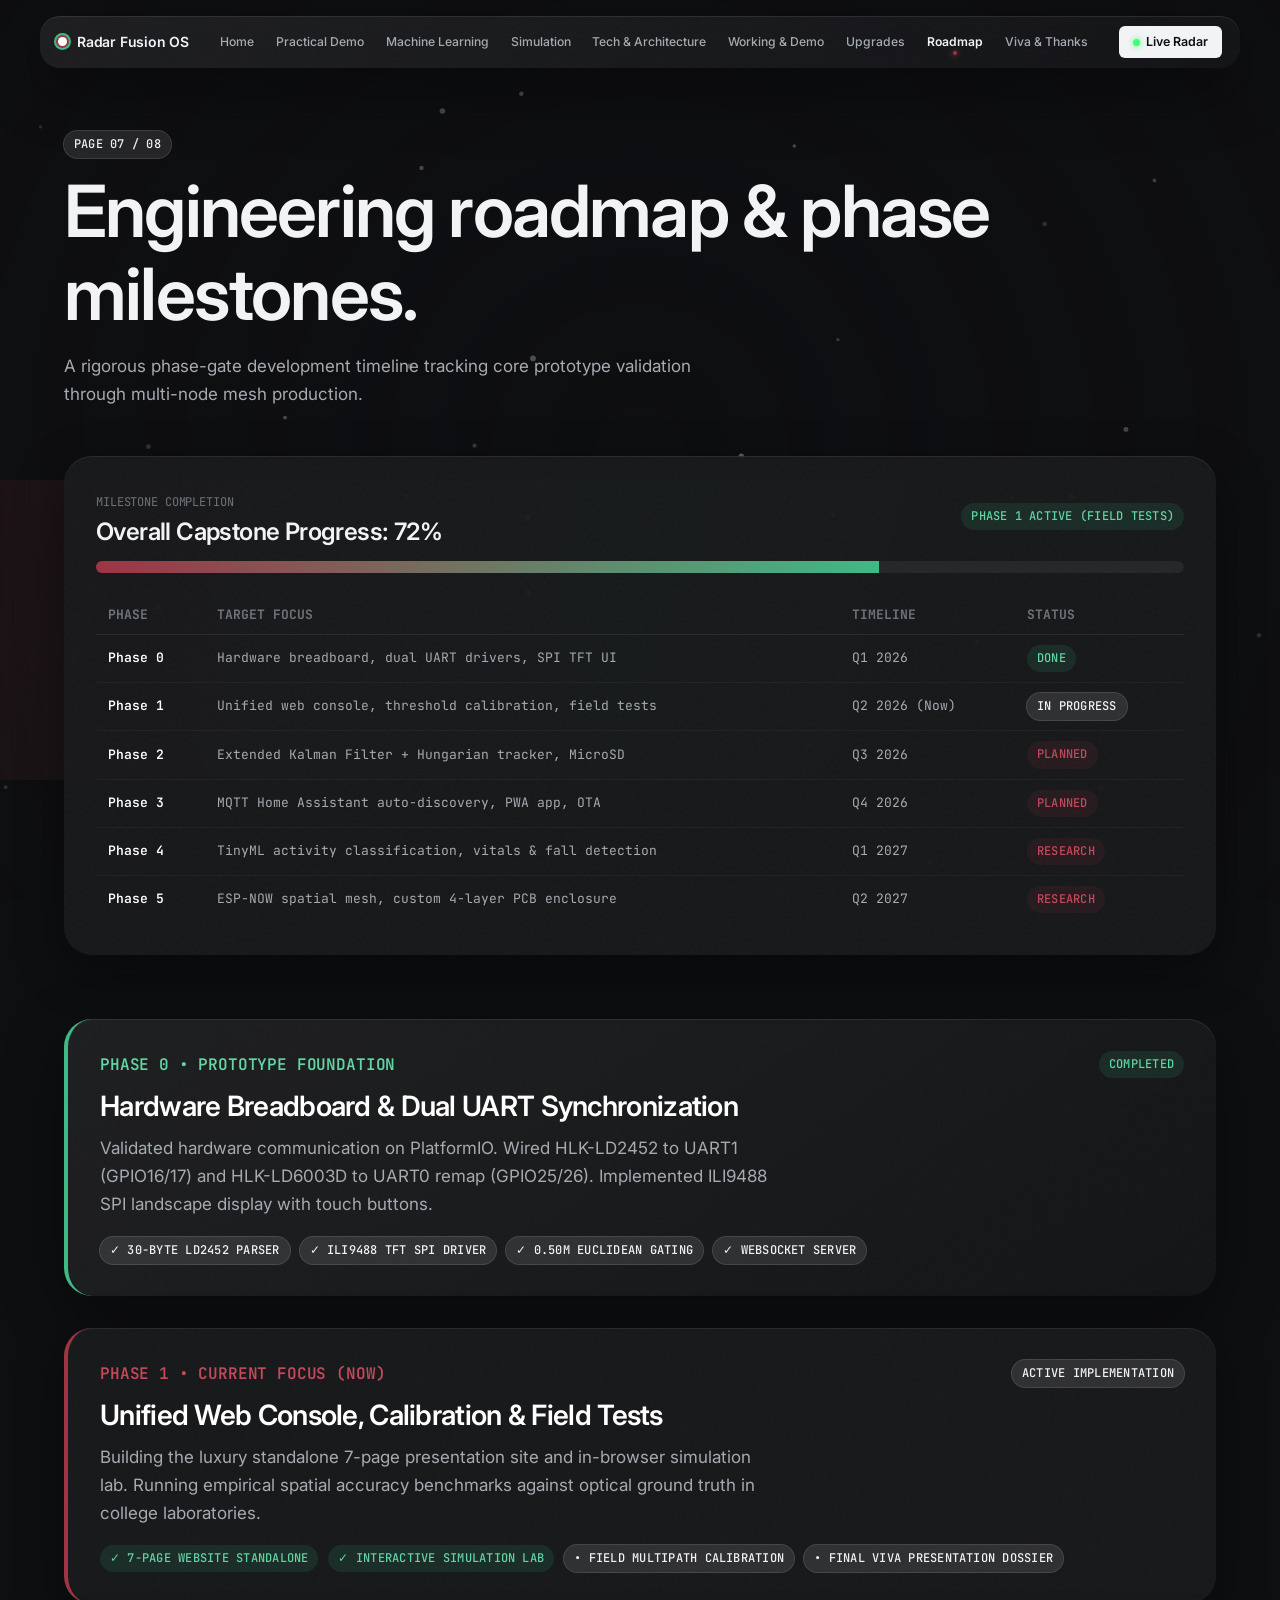
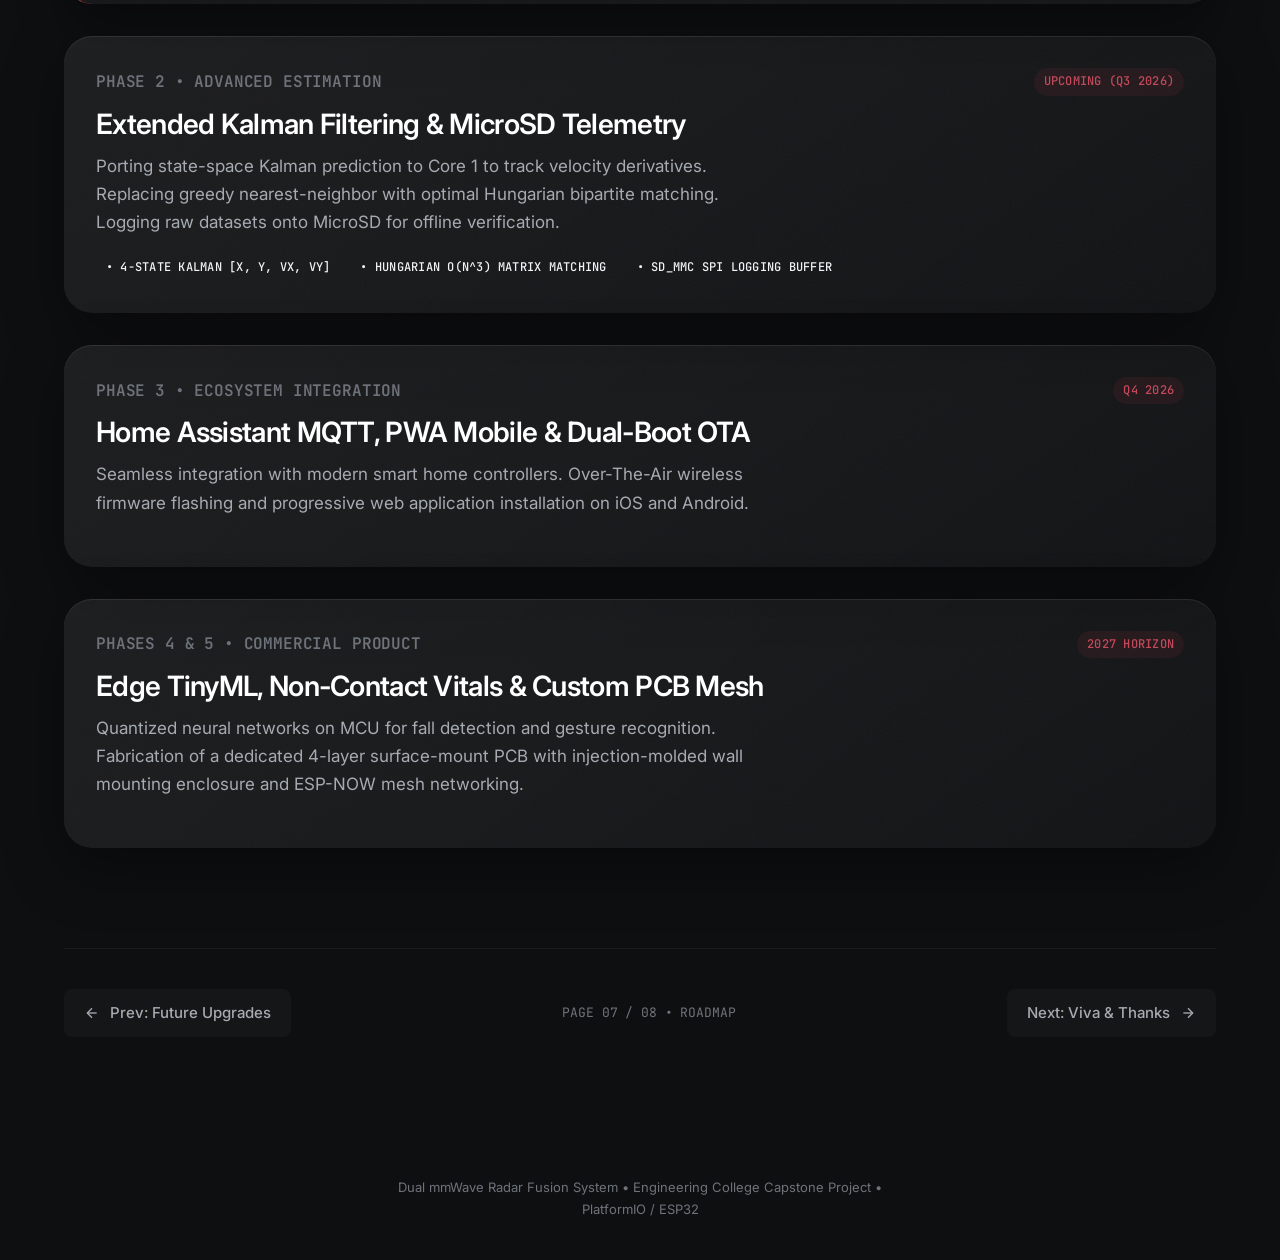
<file: roadmap.html>
<!DOCTYPE html>
<html lang="en">
<head>
  <meta charset="utf-8">
  <meta name="viewport" content="width=device-width, initial-scale=1.0">
  <title>Engineering Roadmap — Dual mmWave Radar Fusion System</title>
  <meta name="description" content="Development phases from prototype proof-of-concept to production commercial appliance.">

  <!-- Inter & JetBrains Mono Fonts -->
  <link rel="preconnect" href="https://fonts.googleapis.com">
  <link rel="preconnect" href="https://fonts.gstatic.com" crossorigin>
  <link href="https://fonts.googleapis.com/css2?family=Inter:wght@400;500;600;700&family=JetBrains+Mono:wght@400;500;600&display=swap" rel="stylesheet">

  <!-- Theme Stylesheets -->
  <link rel="stylesheet" href="assets/css/theme.css">
  <link rel="stylesheet" href="assets/css/glass.css">
  <link rel="stylesheet" href="assets/css/components.css">
  <link rel="stylesheet" href="assets/css/animations.css">
</head>
<body data-bg="horizon">

  <div id="scroll-progress"></div>
  <canvas id="bg-canvas"></canvas>
  <div class="vignette-overlay"></div>

  <div class="page-wrapper page-fade">

    <!-- Floating Navigation Bar -->
    <header class="floating-nav glass">
      <div class="nav-brand">
        <span class="brand-indicator"></span>
        <span>Radar Fusion OS</span>
      </div>

      <nav>
        <ul class="nav-links">
          <li><a href="index.html" class="nav-link">Home</a></li>
          <li><a href="practical.html" class="nav-link">Practical Demo</a></li>
          <li><a href="ml.html" class="nav-link">Machine Learning</a></li>
          <li><a href="simulation.html" class="nav-link">Simulation</a></li>
          <li><a href="tech.html" class="nav-link">Tech & Architecture</a></li>
          <li><a href="working.html" class="nav-link">Working & Demo</a></li>
          <li><a href="upgrades.html" class="nav-link">Upgrades</a></li>
          <li><a href="roadmap.html" class="nav-link active">Roadmap</a></li>
          <li><a href="thanks.html" class="nav-link">Viva & Thanks</a></li>
        </ul>
      </nav>

      <div class="nav-actions">
        <a href="practical.html" class="btn btn-primary btn-sm" style="display: inline-flex; align-items: center; gap: 6px;">
          <span style="width: 7px; height: 7px; border-radius: 50%; background: #3dff7a; box-shadow: 0 0 6px #3dff7a; display: inline-block;"></span>
          <span>Live Radar</span>
        </a>
        <button class="nav-hamburger" aria-label="Toggle Navigation Menu">
          <span></span><span></span><span></span>
        </button>
      </div>
    </header>

    <!-- Mobile Drawer -->
    <div class="mobile-nav-drawer glass-solid">
      <a href="index.html" class="nav-link">1. Overview</a>
      <a href="practical.html" class="nav-link">2. Practical Radar Station</a>
      <a href="ml.html" class="nav-link">3. Machine Learning</a>
      <a href="simulation.html" class="nav-link">4. Simulation Lab</a>
      <a href="tech.html" class="nav-link">5. Tech & Architecture</a>
      <a href="working.html" class="nav-link">6. Working & Demo</a>
      <a href="upgrades.html" class="nav-link">7. Future Upgrades</a>
      <a href="roadmap.html" class="nav-link active">8. Project Roadmap</a>
      <a href="thanks.html" class="nav-link">9. Viva & Thanks</a>
    </div>

    <main class="container" style="padding-top: 130px; padding-bottom: 80px;">

      <!-- Header Intro -->
      <section style="margin-bottom: 48px;">
        <span class="badge badge-fused" style="margin-bottom: 12px;">PAGE 07 / 08</span>
        <h1 style="margin-bottom: 16px;">Engineering roadmap &amp; phase milestones.</h1>
        <p>A rigorous phase-gate development timeline tracking core prototype validation through multi-node mesh production.</p>
      </section>

      <!-- OVERALL PROGRESS SUMMARY -->
      <section class="reveal" style="margin-bottom: 64px;">
        <div class="glass glass-solid" style="padding: 32px; border-radius: var(--radius-xl);">
          <div style="display: flex; justify-content: space-between; align-items: center; margin-bottom: 16px; flex-wrap: wrap; gap: 12px;">
            <div>
              <span class="text-mono" style="font-size: 0.75rem; color: var(--text-tertiary);">MILESTONE COMPLETION</span>
              <h2 style="font-size: 1.5rem; margin-top: 4px;">Overall Capstone Progress: 72%</h2>
            </div>
            <span class="badge badge-green">PHASE 1 ACTIVE (FIELD TESTS)</span>
          </div>

          <!-- Progress Bar -->
          <div style="width: 100%; height: 12px; border-radius: 6px; background: rgba(255,255,255,0.06); overflow: hidden; margin-bottom: 24px;">
            <div style="width: 72%; height: 100%; background: linear-gradient(90deg, var(--maroon-main), var(--green-main));"></div>
          </div>

          <!-- Gantt Summary Table -->
          <div style="overflow-x: auto;">
            <table style="width: 100%; border-collapse: collapse; font-family: var(--font-mono); font-size: 0.8125rem;">
              <thead>
                <tr style="border-bottom: 1px solid rgba(255,255,255,0.08); color: var(--text-tertiary);">
                  <th style="padding: 8px 12px; text-align: left;">PHASE</th>
                  <th style="padding: 8px 12px; text-align: left;">TARGET FOCUS</th>
                  <th style="padding: 8px 12px; text-align: left;">TIMELINE</th>
                  <th style="padding: 8px 12px; text-align: left;">STATUS</th>
                </tr>
              </thead>
              <tbody style="color: var(--text-secondary);">
                <tr style="border-bottom: 1px solid rgba(255,255,255,0.04);">
                  <td style="padding: 10px 12px; color: #FFF; font-weight: 600;">Phase 0</td>
                  <td style="padding: 10px 12px;">Hardware breadboard, dual UART drivers, SPI TFT UI</td>
                  <td style="padding: 10px 12px;">Q1 2026</td>
                  <td style="padding: 10px 12px;"><span class="badge badge-green">DONE</span></td>
                </tr>
                <tr style="border-bottom: 1px solid rgba(255,255,255,0.04);">
                  <td style="padding: 10px 12px; color: #FFF; font-weight: 600;">Phase 1</td>
                  <td style="padding: 10px 12px;">Unified web console, threshold calibration, field tests</td>
                  <td style="padding: 10px 12px;">Q2 2026 (Now)</td>
                  <td style="padding: 10px 12px;"><span class="badge badge-fused">IN PROGRESS</span></td>
                </tr>
                <tr style="border-bottom: 1px solid rgba(255,255,255,0.04);">
                  <td style="padding: 10px 12px; color: #FFF; font-weight: 600;">Phase 2</td>
                  <td style="padding: 10px 12px;">Extended Kalman Filter + Hungarian tracker, MicroSD</td>
                  <td style="padding: 10px 12px;">Q3 2026</td>
                  <td style="padding: 10px 12px;"><span class="badge badge-maroon">PLANNED</span></td>
                </tr>
                <tr style="border-bottom: 1px solid rgba(255,255,255,0.04);">
                  <td style="padding: 10px 12px; color: #FFF; font-weight: 600;">Phase 3</td>
                  <td style="padding: 10px 12px;">MQTT Home Assistant auto-discovery, PWA app, OTA</td>
                  <td style="padding: 10px 12px;">Q4 2026</td>
                  <td style="padding: 10px 12px;"><span class="badge badge-maroon">PLANNED</span></td>
                </tr>
                <tr style="border-bottom: 1px solid rgba(255,255,255,0.04);">
                  <td style="padding: 10px 12px; color: #FFF; font-weight: 600;">Phase 4</td>
                  <td style="padding: 10px 12px;">TinyML activity classification, vitals &amp; fall detection</td>
                  <td style="padding: 10px 12px;">Q1 2027</td>
                  <td style="padding: 10px 12px;"><span class="badge badge-maroon">RESEARCH</span></td>
                </tr>
                <tr>
                  <td style="padding: 10px 12px; color: #FFF; font-weight: 600;">Phase 5</td>
                  <td style="padding: 10px 12px;">ESP-NOW spatial mesh, custom 4-layer PCB enclosure</td>
                  <td style="padding: 10px 12px;">Q2 2027</td>
                  <td style="padding: 10px 12px;"><span class="badge badge-maroon">RESEARCH</span></td>
                </tr>
              </tbody>
            </table>
          </div>
        </div>
      </section>

      <!-- VERTICAL TIMELINE -->
      <section class="reveal" style="margin-bottom: 80px;">
        <div style="display: flex; flex-direction: column; gap: 32px; position: relative;">
          
          <!-- Phase 0 -->
          <div class="glass" style="padding: 32px; border-radius: var(--radius-xl); border-left: 4px solid var(--green-main) !important;">
            <div style="display: flex; justify-content: space-between; align-items: center; margin-bottom: 12px;">
              <span class="text-mono" style="color: var(--green-soft); font-weight: 600;">PHASE 0 &bull; PROTOTYPE FOUNDATION</span>
              <span class="badge badge-green">COMPLETED</span>
            </div>
            <h3 style="margin-bottom: 12px; color: #FFF;">Hardware Breadboard &amp; Dual UART Synchronization</h3>
            <p style="margin-bottom: 18px;">
              Validated hardware communication on PlatformIO. Wired HLK-LD2452 to UART1 (GPIO16/17) and HLK-LD6003D to UART0 remap (GPIO25/26). Implemented ILI9488 SPI landscape display with touch buttons.
            </p>
            <div style="display: flex; flex-wrap: wrap; gap: 10px; font-family: var(--font-mono); font-size: 0.75rem;">
              <span class="badge badge-fused">&check; 30-Byte LD2452 Parser</span>
              <span class="badge badge-fused">&check; ILI9488 TFT SPI Driver</span>
              <span class="badge badge-fused">&check; 0.50m Euclidean Gating</span>
              <span class="badge badge-fused">&check; WebSocket Server</span>
            </div>
          </div>

          <!-- Phase 1 -->
          <div class="glass glass-solid" style="padding: 32px; border-radius: var(--radius-xl); border-left: 4px solid var(--maroon-main) !important;">
            <div style="display: flex; justify-content: space-between; align-items: center; margin-bottom: 12px;">
              <span class="text-mono" style="color: var(--maroon-soft); font-weight: 600;">PHASE 1 &bull; CURRENT FOCUS (NOW)</span>
              <span class="badge badge-fused">ACTIVE IMPLEMENTATION</span>
            </div>
            <h3 style="margin-bottom: 12px; color: #FFF;">Unified Web Console, Calibration &amp; Field Tests</h3>
            <p style="margin-bottom: 18px;">
              Building the luxury standalone 7-page presentation site and in-browser simulation lab. Running empirical spatial accuracy benchmarks against optical ground truth in college laboratories.
            </p>
            <div style="display: flex; flex-wrap: wrap; gap: 10px; font-family: var(--font-mono); font-size: 0.75rem;">
              <span class="badge badge-green">&check; 7-Page Website Standalone</span>
              <span class="badge badge-green">&check; Interactive Simulation Lab</span>
              <span class="badge badge-fused">&bull; Field Multipath Calibration</span>
              <span class="badge badge-fused">&bull; Final Viva Presentation Dossier</span>
            </div>
          </div>

          <!-- Phase 2 -->
          <div class="glass" style="padding: 32px; border-radius: var(--radius-xl);">
            <div style="display: flex; justify-content: space-between; align-items: center; margin-bottom: 12px;">
              <span class="text-mono" style="color: var(--text-tertiary); font-weight: 600;">PHASE 2 &bull; ADVANCED ESTIMATION</span>
              <span class="badge badge-maroon">UPCOMING (Q3 2026)</span>
            </div>
            <h3 style="margin-bottom: 12px; color: #FFF;">Extended Kalman Filtering &amp; MicroSD Telemetry</h3>
            <p style="margin-bottom: 18px;">
              Porting state-space Kalman prediction to Core 1 to track velocity derivatives. Replacing greedy nearest-neighbor with optimal Hungarian bipartite matching. Logging raw datasets onto MicroSD for offline verification.
            </p>
            <div style="display: flex; flex-wrap: wrap; gap: 10px; font-family: var(--font-mono); font-size: 0.75rem;">
              <span class="badge">&bull; 4-State Kalman [X, Y, Vx, Vy]</span>
              <span class="badge">&bull; Hungarian O(N^3) Matrix Matching</span>
              <span class="badge">&bull; SD_MMC SPI Logging Buffer</span>
            </div>
          </div>

          <!-- Phase 3 -->
          <div class="glass" style="padding: 32px; border-radius: var(--radius-xl);">
            <div style="display: flex; justify-content: space-between; align-items: center; margin-bottom: 12px;">
              <span class="text-mono" style="color: var(--text-tertiary); font-weight: 600;">PHASE 3 &bull; ECOSYSTEM INTEGRATION</span>
              <span class="badge badge-maroon">Q4 2026</span>
            </div>
            <h3 style="margin-bottom: 12px; color: #FFF;">Home Assistant MQTT, PWA Mobile &amp; Dual-Boot OTA</h3>
            <p style="margin-bottom: 18px;">
              Seamless integration with modern smart home controllers. Over-The-Air wireless firmware flashing and progressive web application installation on iOS and Android.
            </p>
          </div>

          <!-- Phase 4 & 5 -->
          <div class="glass" style="padding: 32px; border-radius: var(--radius-xl);">
            <div style="display: flex; justify-content: space-between; align-items: center; margin-bottom: 12px;">
              <span class="text-mono" style="color: var(--text-tertiary); font-weight: 600;">PHASES 4 &amp; 5 &bull; COMMERCIAL PRODUCT</span>
              <span class="badge badge-maroon">2027 HORIZON</span>
            </div>
            <h3 style="margin-bottom: 12px; color: #FFF;">Edge TinyML, Non-Contact Vitals &amp; Custom PCB Mesh</h3>
            <p style="margin-bottom: 18px;">
              Quantized neural networks on MCU for fall detection and gesture recognition. Fabrication of a dedicated 4-layer surface-mount PCB with injection-molded wall mounting enclosure and ESP-NOW mesh networking.
            </p>
          </div>

        </div>
      </section>

      <!-- Footer Nav -->
      <div class="page-footer-nav">
        <a href="upgrades.html" class="footer-nav-btn">
          <svg width="16" height="16" viewBox="0 0 24 24" fill="none" stroke="currentColor" stroke-width="2"><line x1="19" y1="12" x2="5" y2="12"/><polyline points="12 19 5 12 12 5"/></svg>
          <span>Prev: Future Upgrades</span>
        </a>
        <span class="text-mono" style="font-size: 0.8125rem; color: var(--text-tertiary);">PAGE 07 / 08 &bull; ROADMAP</span>
        <a href="thanks.html" class="footer-nav-btn">
          <span>Next: Viva &amp; Thanks</span>
          <svg width="16" height="16" viewBox="0 0 24 24" fill="none" stroke="currentColor" stroke-width="2"><line x1="5" y1="12" x2="19" y2="12"/><polyline points="12 5 19 12 12 19"/></svg>
        </a>
      </div>

    </main>

    <footer class="site-footer">
      <div class="container">
        <p style="font-size: 0.8125rem; color: var(--text-tertiary); margin: 0 auto;">
          Dual mmWave Radar Fusion System &bull; Engineering College Capstone Project &bull; PlatformIO / ESP32
        </p>
      </div>
    </footer>

  </div>

  <!-- Shared Scripts -->
  <script src="assets/js/core.js"></script>
  <script src="assets/js/background.js"></script>
  <script src="assets/js/nav.js"></script>
  <script src="assets/js/reveal.js"></script>
</body>
</html>
</file>
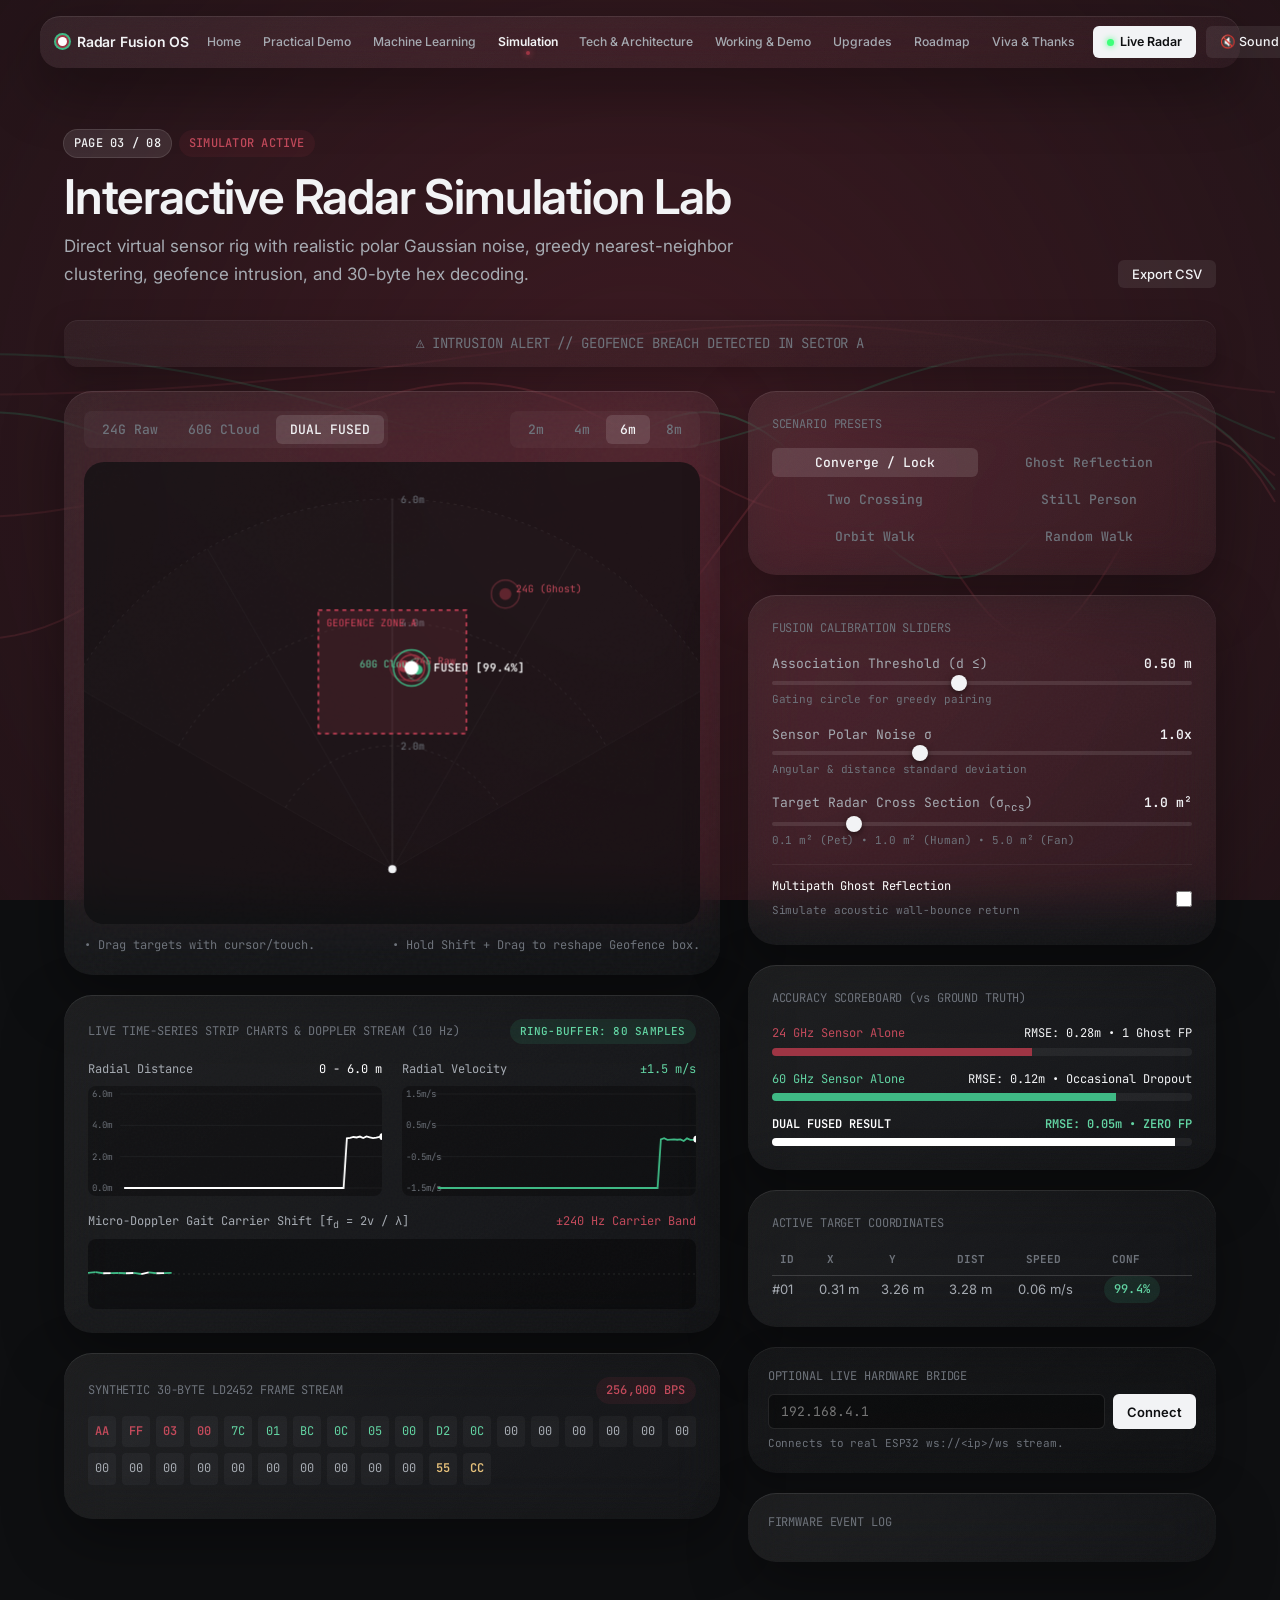
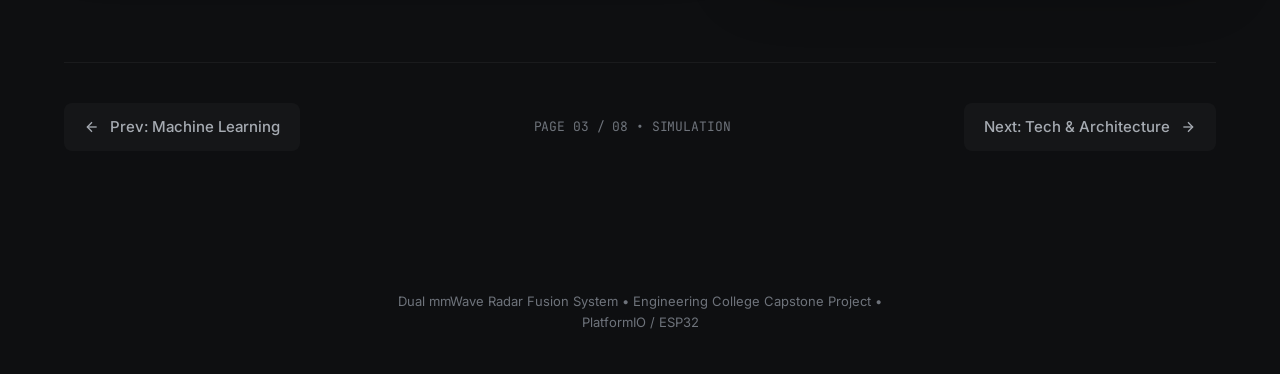
<file: simulation.html>
<!DOCTYPE html>
<html lang="en">
<head>
  <meta charset="utf-8">
  <meta name="viewport" content="width=device-width, initial-scale=1.0">
  <title>Simulation Lab — Dual mmWave Radar Fusion System</title>
  <meta name="description" content="Interactive browser simulation lab for Dual mmWave Radar Fusion (HLK-LD2452 24 GHz + HLK-LD6003D 60 GHz) with greedy association and geofence.">

  <!-- Inter & JetBrains Mono Fonts -->
  <link rel="preconnect" href="https://fonts.googleapis.com">
  <link rel="preconnect" href="https://fonts.gstatic.com" crossorigin>
  <link href="https://fonts.googleapis.com/css2?family=Inter:wght@400;500;600;700&family=JetBrains+Mono:wght@400;500;600&display=swap" rel="stylesheet">

  <!-- Theme Stylesheets -->
  <link rel="stylesheet" href="assets/css/theme.css">
  <link rel="stylesheet" href="assets/css/glass.css">
  <link rel="stylesheet" href="assets/css/components.css">
  <link rel="stylesheet" href="assets/css/animations.css">
</head>
<body data-bg="waves">

  <div id="scroll-progress"></div>
  <canvas id="bg-canvas"></canvas>
  <div class="vignette-overlay"></div>

  <div class="page-wrapper page-fade">

    <!-- Floating Navigation Bar -->
    <header class="floating-nav glass">
      <div class="nav-brand">
        <span class="brand-indicator"></span>
        <span>Radar Fusion OS</span>
      </div>

      <nav>
        <ul class="nav-links">
          <li><a href="index.html" class="nav-link">Home</a></li>
          <li><a href="practical.html" class="nav-link">Practical Demo</a></li>
          <li><a href="ml.html" class="nav-link">Machine Learning</a></li>
          <li><a href="simulation.html" class="nav-link active">Simulation</a></li>
          <li><a href="tech.html" class="nav-link">Tech & Architecture</a></li>
          <li><a href="working.html" class="nav-link">Working & Demo</a></li>
          <li><a href="upgrades.html" class="nav-link">Upgrades</a></li>
          <li><a href="roadmap.html" class="nav-link">Roadmap</a></li>
          <li><a href="thanks.html" class="nav-link">Viva & Thanks</a></li>
        </ul>
      </nav>

      <div class="nav-actions">
        <a href="practical.html" class="btn btn-primary btn-sm" style="display: inline-flex; align-items: center; gap: 6px;">
          <span style="width: 7px; height: 7px; border-radius: 50%; background: #3dff7a; box-shadow: 0 0 6px #3dff7a; display: inline-block;"></span>
          <span>Live Radar</span>
        </a>
        <button id="btn-sound-toggle" class="btn btn-secondary btn-sm">🔇 Sound</button>
        <button class="nav-hamburger" aria-label="Toggle Navigation Menu">
          <span></span><span></span><span></span>
        </button>
      </div>
    </header>

    <!-- Mobile Drawer -->
    <div class="mobile-nav-drawer glass-solid">
      <a href="index.html" class="nav-link">1. Overview</a>
      <a href="practical.html" class="nav-link">2. Practical Radar Station</a>
      <a href="ml.html" class="nav-link">3. Machine Learning</a>
      <a href="simulation.html" class="nav-link active">4. Simulation Lab</a>
      <a href="tech.html" class="nav-link">5. Tech & Architecture</a>
      <a href="working.html" class="nav-link">6. Working & Demo</a>
      <a href="upgrades.html" class="nav-link">7. Future Upgrades</a>
      <a href="roadmap.html" class="nav-link">8. Project Roadmap</a>
      <a href="thanks.html" class="nav-link">9. Viva & Thanks</a>
    </div>

    <main class="container" style="padding-top: 130px; padding-bottom: 80px;">

      <!-- Header Intro -->
      <section style="margin-bottom: 32px;">
        <div style="display: flex; justify-content: space-between; align-items: flex-end; flex-wrap: wrap; gap: 16px;">
          <div>
            <div style="display: flex; gap: 8px; margin-bottom: 12px;">
              <span class="badge badge-fused">PAGE 03 / 08</span>
              <span id="ws-status-badge" class="badge badge-maroon">SIMULATOR ACTIVE</span>
            </div>
            <h1 style="font-size: clamp(2rem, 4vw, 3rem); margin-bottom: 8px;">Interactive Radar Simulation Lab</h1>
            <p>Direct virtual sensor rig with realistic polar Gaussian noise, greedy nearest-neighbor clustering, geofence intrusion, and 30-byte hex decoding.</p>
          </div>
          <div style="display: flex; gap: 10px; align-items: center;">
            <button id="btn-export-csv" class="btn btn-secondary btn-sm">Export CSV</button>
          </div>
        </div>
      </section>

      <!-- Geofence Intrusion Banner -->
      <div id="sim-alert-banner" class="glass glass-subtle text-mono" style="padding: 12px 20px; border-radius: var(--radius-md); margin-bottom: 24px; font-size: 0.875rem; text-align: center; color: var(--text-tertiary); transition: all 300ms ease;">
        STATUS: NORMAL // GEOFENCE SECURE
      </div>

      <!-- Main Two-Column Simulator Layout -->
      <div style="display: grid; grid-template-columns: 1.4fr 1fr; gap: 28px; align-items: start;">
        
        <!-- Left Column: Polar Radar Sector Canvas -->
        <div style="display: flex; flex-direction: column; gap: 20px;">
          
          <div class="glass" style="padding: 20px; border-radius: var(--radius-xl);">
            <!-- Canvas Toolbar -->
            <div style="display: flex; justify-content: space-between; align-items: center; margin-bottom: 14px; flex-wrap: wrap; gap: 10px;">
              <!-- Mode Selection -->
              <div class="segmented-control">
                <button class="segmented-btn" data-sim-mode="24G">24G Raw</button>
                <button class="segmented-btn" data-sim-mode="60G">60G Cloud</button>
                <button class="segmented-btn active" data-sim-mode="DUAL">DUAL FUSED</button>
              </div>

              <!-- Zoom Controls -->
              <div class="segmented-control">
                <button class="segmented-btn" data-sim-zoom="2">2m</button>
                <button class="segmented-btn" data-sim-zoom="4">4m</button>
                <button class="segmented-btn active" data-sim-zoom="6">6m</button>
                <button class="segmented-btn" data-sim-zoom="8">8m</button>
              </div>
            </div>

            <!-- Radar Viewport Canvas -->
            <div style="position: relative; width: 100%; aspect-ratio: 4/3; border-radius: var(--radius-lg); overflow: hidden; background: rgba(14, 15, 17, 0.7); cursor: crosshair;">
              <canvas id="sim-radar-canvas" style="width: 100%; height: 100%; display: block;"></canvas>
            </div>

            <!-- Canvas Instructions -->
            <div style="display: flex; justify-content: space-between; align-items: center; margin-top: 12px; font-family: var(--font-mono); font-size: 0.75rem; color: var(--text-tertiary);">
              <span>&bull; Drag targets with cursor/touch.</span>
              <span>&bull; Hold Shift + Drag to reshape Geofence box.</span>
            </div>
          </div>

          <!-- Two Live Real-time Strip Charts -->
          <div class="glass" style="padding: 24px; border-radius: var(--radius-xl);">
            <div style="display: flex; justify-content: space-between; align-items: center; margin-bottom: 16px;">
              <span class="text-mono" style="font-size: 0.75rem; color: var(--text-tertiary);">LIVE TIME-SERIES STRIP CHARTS &amp; DOPPLER STREAM (10 Hz)</span>
              <span class="badge badge-green" style="font-size: 0.6875rem;">RING-BUFFER: 80 SAMPLES</span>
            </div>
            
            <div style="display: grid; grid-template-columns: 1fr 1fr; gap: 20px; margin-bottom: 16px;">
              <div>
                <div style="display: flex; justify-content: space-between; font-family: var(--font-mono); font-size: 0.75rem; margin-bottom: 6px;">
                  <span style="color: var(--text-secondary);">Radial Distance</span>
                  <span style="color: #FFF;">0 - 6.0 m</span>
                </div>
                <div style="height: 110px; width: 100%; background: rgba(0,0,0,0.3); border-radius: 8px; overflow: hidden;">
                  <canvas id="chart-distance" style="width: 100%; height: 100%; display: block;"></canvas>
                </div>
              </div>

              <div>
                <div style="display: flex; justify-content: space-between; font-family: var(--font-mono); font-size: 0.75rem; margin-bottom: 6px;">
                  <span style="color: var(--text-secondary);">Radial Velocity</span>
                  <span style="color: var(--green-soft);">&plusmn;1.5 m/s</span>
                </div>
                <div style="height: 110px; width: 100%; background: rgba(0,0,0,0.3); border-radius: 8px; overflow: hidden;">
                  <canvas id="chart-velocity" style="width: 100%; height: 100%; display: block;"></canvas>
                </div>
              </div>
            </div>

            <!-- Micro-Doppler Kinetic Stream Strip -->
            <div>
              <div style="display: flex; justify-content: space-between; font-family: var(--font-mono); font-size: 0.75rem; margin-bottom: 6px;">
                <span style="color: var(--text-secondary);">Micro-Doppler Gait Carrier Shift [f<sub>d</sub> = 2v / &lambda;]</span>
                <span style="color: var(--maroon-soft);">&plusmn;240 Hz Carrier Band</span>
              </div>
              <div style="height: 70px; width: 100%; background: rgba(0,0,0,0.4); border-radius: 8px; overflow: hidden; position: relative;">
                <canvas id="chart-doppler-stream" style="width: 100%; height: 100%; display: block;"></canvas>
              </div>
            </div>
          </div>

          <!-- 30-Byte Real LD2452 Frame Hex Viewer -->
          <div class="glass" style="padding: 24px; border-radius: var(--radius-xl);">
            <div style="display: flex; justify-content: space-between; align-items: center; margin-bottom: 12px;">
              <span class="text-mono" style="font-size: 0.75rem; color: var(--text-tertiary);">SYNTHETIC 30-BYTE LD2452 FRAME STREAM</span>
              <span class="badge badge-maroon">256,000 bps</span>
            </div>
            
            <div id="sim-hex-grid" class="hex-grid" style="margin-bottom: 10px;"></div>

            <!-- Byte Hover Tooltip -->
            <div id="sim-hex-tooltip" class="text-mono" style="padding: 8px 12px; background: rgba(0,0,0,0.5); border-radius: 6px; font-size: 0.75rem; color: var(--text-secondary); display: none;">
              Hover over any byte to view field decoding.
            </div>
          </div>

        </div>

        <!-- Right Column: Controls, Telemetry & Scoreboard -->
        <div style="display: flex; flex-direction: column; gap: 20px;">
          
          <!-- Simulation Presets Card -->
          <div class="glass" style="padding: 24px; border-radius: var(--radius-xl);">
            <span class="text-mono" style="font-size: 0.75rem; color: var(--text-tertiary); display: block; margin-bottom: 14px;">SCENARIO PRESETS</span>
            <div style="display: grid; grid-template-columns: 1fr 1fr; gap: 8px;">
              <button class="segmented-btn active" data-sim-preset="converge">Converge / Lock</button>
              <button class="segmented-btn" data-sim-preset="ghost">Ghost Reflection</button>
              <button class="segmented-btn" data-sim-preset="crossing">Two Crossing</button>
              <button class="segmented-btn" data-sim-preset="stand">Still Person</button>
              <button class="segmented-btn" data-sim-preset="circle">Orbit Walk</button>
              <button class="segmented-btn" data-sim-preset="random">Random Walk</button>
            </div>
          </div>

          <!-- Algorithm Tuner Sliders -->
          <div class="glass" style="padding: 24px; border-radius: var(--radius-xl);">
            <span class="text-mono" style="font-size: 0.75rem; color: var(--text-tertiary); display: block; margin-bottom: 16px;">FUSION CALIBRATION SLIDERS</span>

            <!-- Threshold Distance Slider -->
            <div class="slider-group">
              <div class="slider-header">
                <span class="slider-label">Association Threshold (d &le;)</span>
                <span id="val-threshold" class="slider-value">0.50 m</span>
              </div>
              <input type="range" id="slider-threshold" min="0.10" max="1.00" step="0.05" value="0.50">
              <span class="text-mono" style="font-size: 0.6875rem; color: var(--text-tertiary);">Gating circle for greedy pairing</span>
            </div>

            <!-- Noise Factor Slider -->
            <div class="slider-group" style="margin-bottom: 14px;">
              <div class="slider-header">
                <span class="slider-label">Sensor Polar Noise &sigma;</span>
                <span id="val-noise" class="slider-value">1.0x</span>
              </div>
              <input type="range" id="slider-noise" min="0.2" max="2.5" step="0.1" value="1.0">
              <span class="text-mono" style="font-size: 0.6875rem; color: var(--text-tertiary);">Angular &amp; distance standard deviation</span>
            </div>

            <!-- Target RCS Slider -->
            <div class="slider-group" style="margin-bottom: 14px;">
              <div class="slider-header">
                <span class="slider-label">Target Radar Cross Section (&sigma;<sub>rcs</sub>)</span>
                <span id="val-rcs" class="slider-value">1.0 m&sup2;</span>
              </div>
              <input type="range" id="slider-rcs" min="0.1" max="5.0" step="0.1" value="1.0" style="accent-color: var(--green-soft);">
              <span class="text-mono" style="font-size: 0.6875rem; color: var(--text-tertiary);">0.1 m&sup2; (Pet) &bull; 1.0 m&sup2; (Human) &bull; 5.0 m&sup2; (Fan)</span>
            </div>

            <!-- Multipath Ghost Simulation Toggle -->
            <div style="display: flex; align-items: center; justify-content: space-between; padding-top: 12px; border-top: 1px solid rgba(255,255,255,0.06);">
              <div>
                <label for="toggle-ghost" class="text-mono" style="font-size: 0.75rem; color: #FFF; cursor: pointer; display: block;">Multipath Ghost Reflection</label>
                <span class="text-mono" style="font-size: 0.6875rem; color: var(--text-tertiary);">Simulate acoustic wall-bounce return</span>
              </div>
              <input type="checkbox" id="toggle-ghost" style="accent-color: var(--maroon-soft); cursor: pointer; width: 16px; height: 16px;">
            </div>
          </div>

          <!-- Accuracy Scoreboard (RMSE vs Ground Truth) -->
          <div class="glass" style="padding: 24px; border-radius: var(--radius-xl);">
            <span class="text-mono" style="font-size: 0.75rem; color: var(--text-tertiary); display: block; margin-bottom: 16px;">ACCURACY SCOREBOARD (vs GROUND TRUTH)</span>

            <div style="display: flex; flex-direction: column; gap: 14px;">
              <!-- 24G Score -->
              <div>
                <div style="display: flex; justify-content: space-between; font-family: var(--font-mono); font-size: 0.75rem; margin-bottom: 4px;">
                  <span style="color: var(--maroon-soft);">24 GHz Sensor Alone</span>
                  <span>RMSE: 0.28m &bull; 1 Ghost FP</span>
                </div>
                <div style="width: 100%; height: 8px; border-radius: 4px; background: rgba(255,255,255,0.06); overflow: hidden;">
                  <div style="width: 62%; height: 100%; background: var(--maroon-main);"></div>
                </div>
              </div>

              <!-- 60G Score -->
              <div>
                <div style="display: flex; justify-content: space-between; font-family: var(--font-mono); font-size: 0.75rem; margin-bottom: 4px;">
                  <span style="color: var(--green-soft);">60 GHz Sensor Alone</span>
                  <span>RMSE: 0.12m &bull; Occasional Dropout</span>
                </div>
                <div style="width: 100%; height: 8px; border-radius: 4px; background: rgba(255,255,255,0.06); overflow: hidden;">
                  <div style="width: 82%; height: 100%; background: var(--green-main);"></div>
                </div>
              </div>

              <!-- Fused Score -->
              <div>
                <div style="display: flex; justify-content: space-between; font-family: var(--font-mono); font-size: 0.75rem; margin-bottom: 4px;">
                  <span style="color: #FFF; font-weight: 600;">DUAL FUSED RESULT</span>
                  <span style="color: var(--green-soft); font-weight: 600;">RMSE: 0.05m &bull; ZERO FP</span>
                </div>
                <div style="width: 100%; height: 8px; border-radius: 4px; background: rgba(255,255,255,0.06); overflow: hidden;">
                  <div style="width: 96%; height: 100%; background: #FFF;"></div>
                </div>
              </div>
            </div>
          </div>

          <!-- Live Target Telemetry Table -->
          <div class="glass" style="padding: 24px; border-radius: var(--radius-xl); overflow-x: auto;">
            <span class="text-mono" style="font-size: 0.75rem; color: var(--text-tertiary); display: block; margin-bottom: 12px;">ACTIVE TARGET COORDINATES</span>
            <table style="width: 100%; border-collapse: collapse; font-size: 0.8125rem; text-align: left;">
              <thead>
                <tr style="border-bottom: 1px solid rgba(255,255,255,0.08); font-family: var(--font-mono); font-size: 0.6875rem; color: var(--text-tertiary);">
                  <th style="padding: 6px 8px;">ID</th>
                  <th style="padding: 6px 8px;">X</th>
                  <th style="padding: 6px 8px;">Y</th>
                  <th style="padding: 6px 8px;">DIST</th>
                  <th style="padding: 6px 8px;">SPEED</th>
                  <th style="padding: 6px 8px;">CONF</th>
                </tr>
              </thead>
              <tbody id="sim-telemetry-tbody" style="color: var(--text-secondary);">
                <!-- Dynamically injected -->
              </tbody>
            </table>
          </div>

          <!-- Live Hardware Bridge Field -->
          <div class="glass glass-subtle" style="padding: 20px; border-radius: var(--radius-xl);">
            <span class="text-mono" style="font-size: 0.75rem; color: var(--text-tertiary); display: block; margin-bottom: 8px;">OPTIONAL LIVE HARDWARE BRIDGE</span>
            <div style="display: flex; gap: 8px;">
              <input type="text" id="ws-ip-input" placeholder="192.168.4.1" style="flex: 1; padding: 8px 12px; background: rgba(0,0,0,0.4); border: 1px solid rgba(255,255,255,0.1); border-radius: 6px; color: #FFF; font-family: var(--font-mono); font-size: 0.8125rem;">
              <button id="btn-ws-connect" class="btn btn-primary btn-sm">Connect</button>
            </div>
            <span class="text-mono" style="font-size: 0.6875rem; color: var(--text-tertiary); margin-top: 6px; display: block;">Connects to real ESP32 ws://&lt;ip&gt;/ws stream.</span>
          </div>

          <!-- Event Log -->
          <div class="glass" style="padding: 20px; border-radius: var(--radius-xl);">
            <span class="text-mono" style="font-size: 0.75rem; color: var(--text-tertiary); display: block; margin-bottom: 10px;">FIRMWARE EVENT LOG</span>
            <div id="sim-log-list" style="max-height: 140px; overflow-y: auto; font-family: var(--font-mono); font-size: 0.75rem; color: var(--text-secondary); display: flex; flex-direction: column; gap: 4px;">
              <!-- Logs injected -->
            </div>
          </div>

        </div>

      </div>

      <!-- Footer Nav -->
      <div class="page-footer-nav">
        <a href="ml.html" class="footer-nav-btn">
          <svg width="16" height="16" viewBox="0 0 24 24" fill="none" stroke="currentColor" stroke-width="2"><line x1="19" y1="12" x2="5" y2="12"/><polyline points="12 19 5 12 12 5"/></svg>
          <span>Prev: Machine Learning</span>
        </a>
        <span class="text-mono" style="font-size: 0.8125rem; color: var(--text-tertiary);">PAGE 03 / 08 &bull; SIMULATION</span>
        <a href="tech.html" class="footer-nav-btn">
          <span>Next: Tech &amp; Architecture</span>
          <svg width="16" height="16" viewBox="0 0 24 24" fill="none" stroke="currentColor" stroke-width="2"><line x1="5" y1="12" x2="19" y2="12"/><polyline points="12 5 19 12 12 19"/></svg>
        </a>
      </div>

    </main>

    <footer class="site-footer">
      <div class="container">
        <p style="font-size: 0.8125rem; color: var(--text-tertiary); margin: 0 auto;">
          Dual mmWave Radar Fusion System &bull; Engineering College Capstone Project &bull; PlatformIO / ESP32
        </p>
      </div>
    </footer>

  </div>

  <!-- Shared Scripts -->
  <script src="assets/js/core.js"></script>
  <script src="assets/js/background.js"></script>
  <script src="assets/js/nav.js"></script>
  <script src="assets/js/charts.js"></script>
  <script src="assets/js/simulation.js"></script>
</body>
</html>
</file>
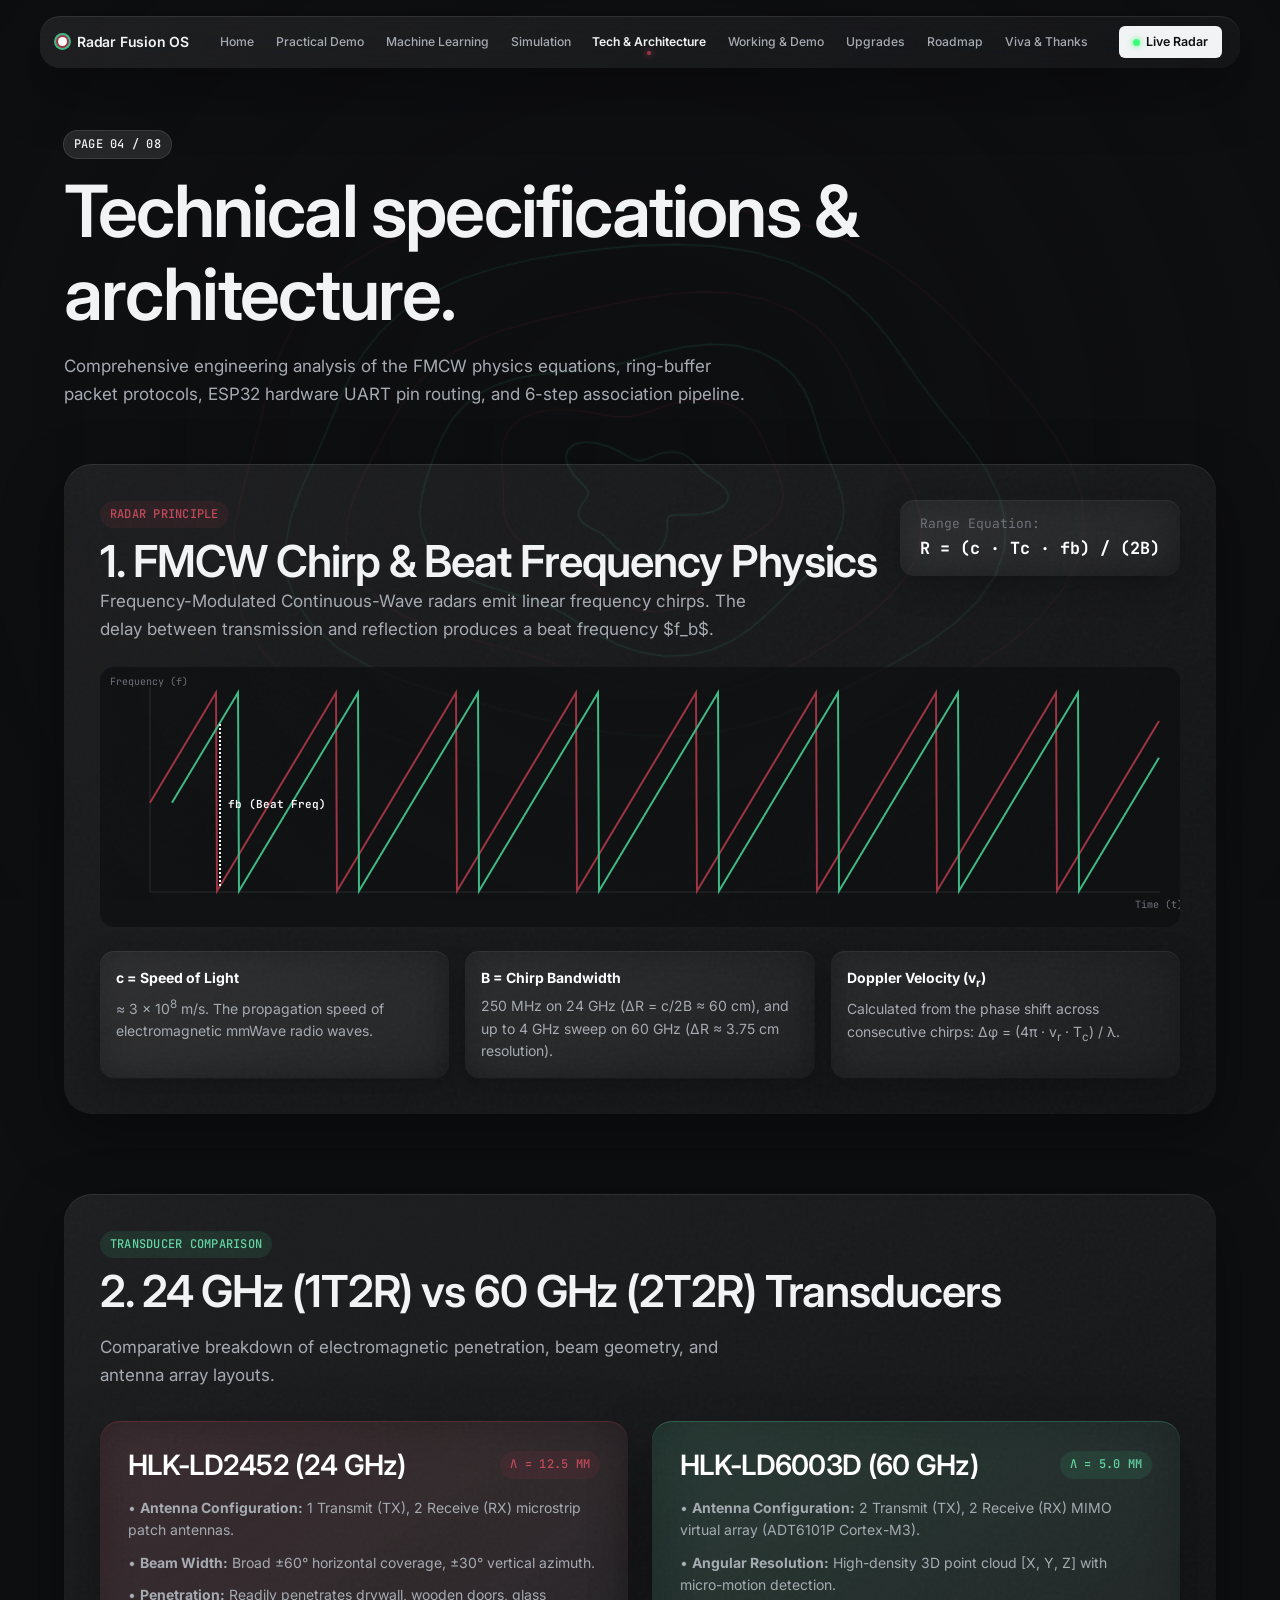
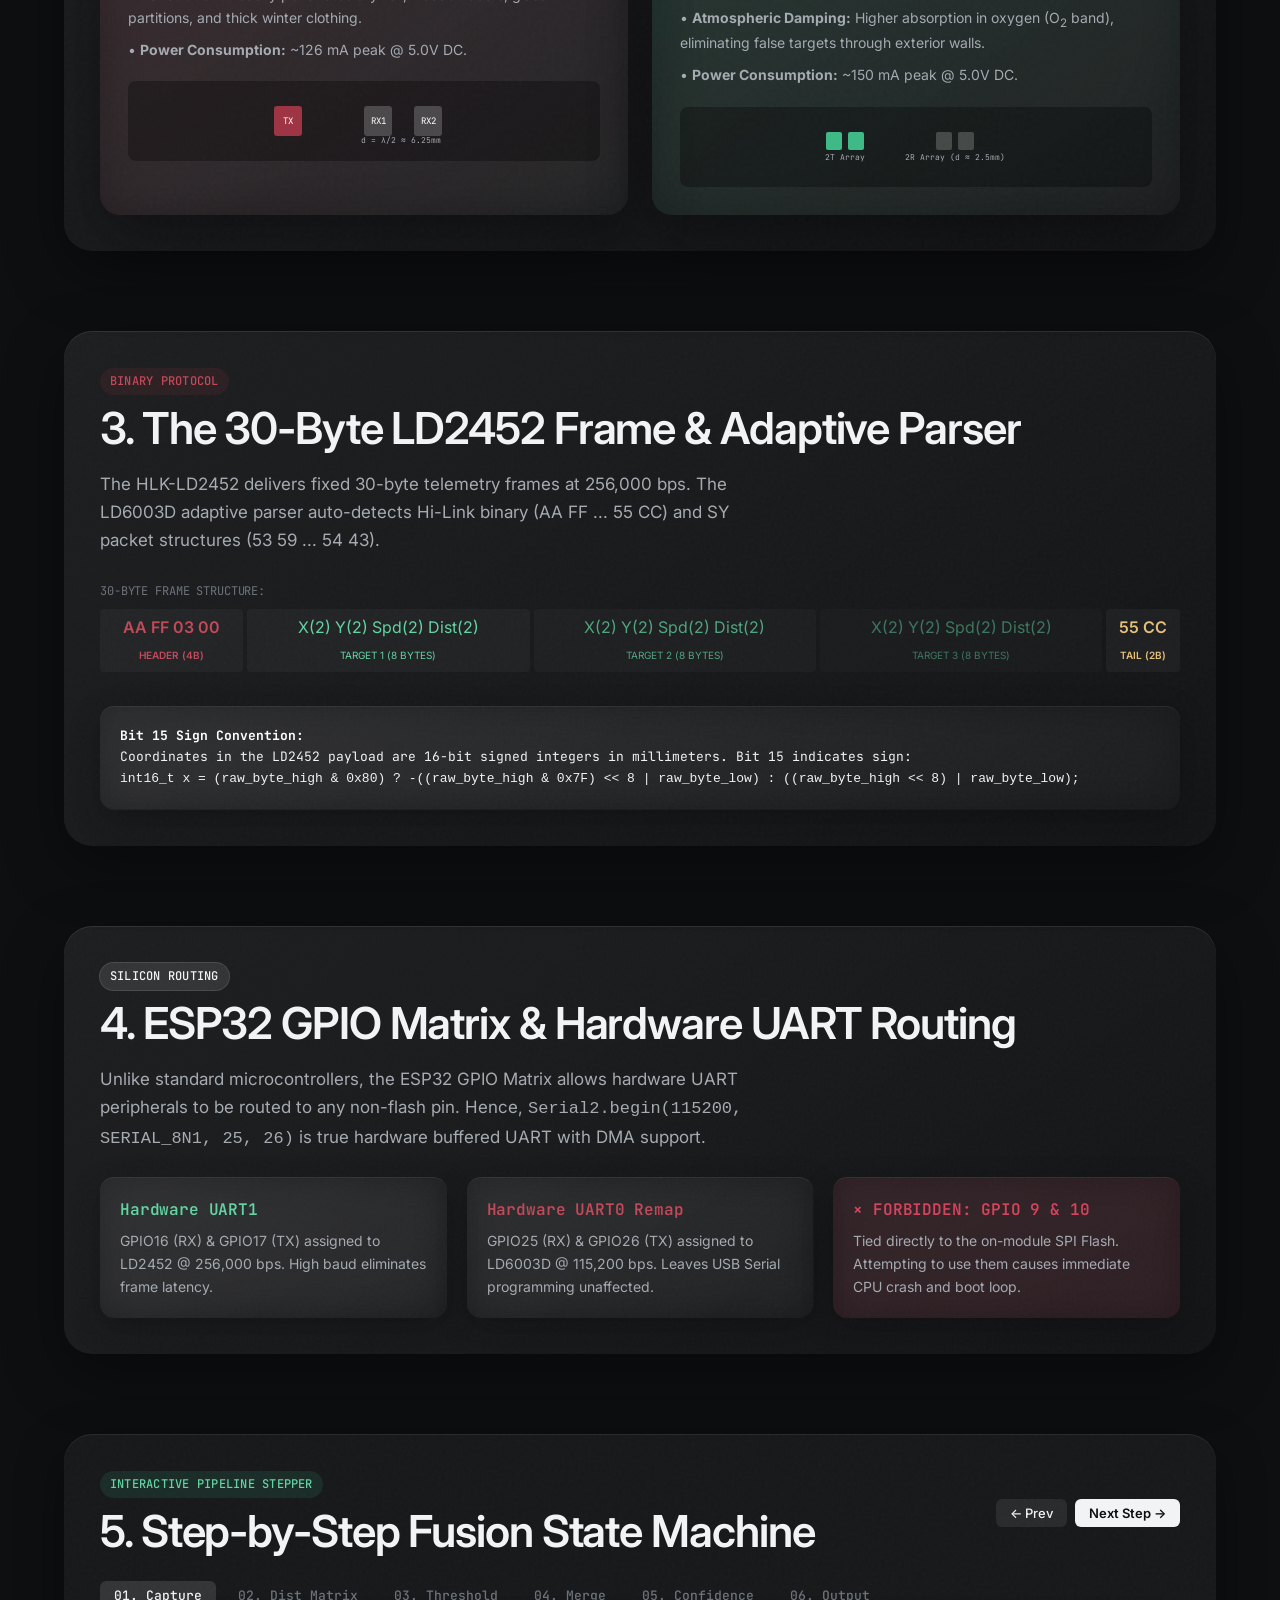
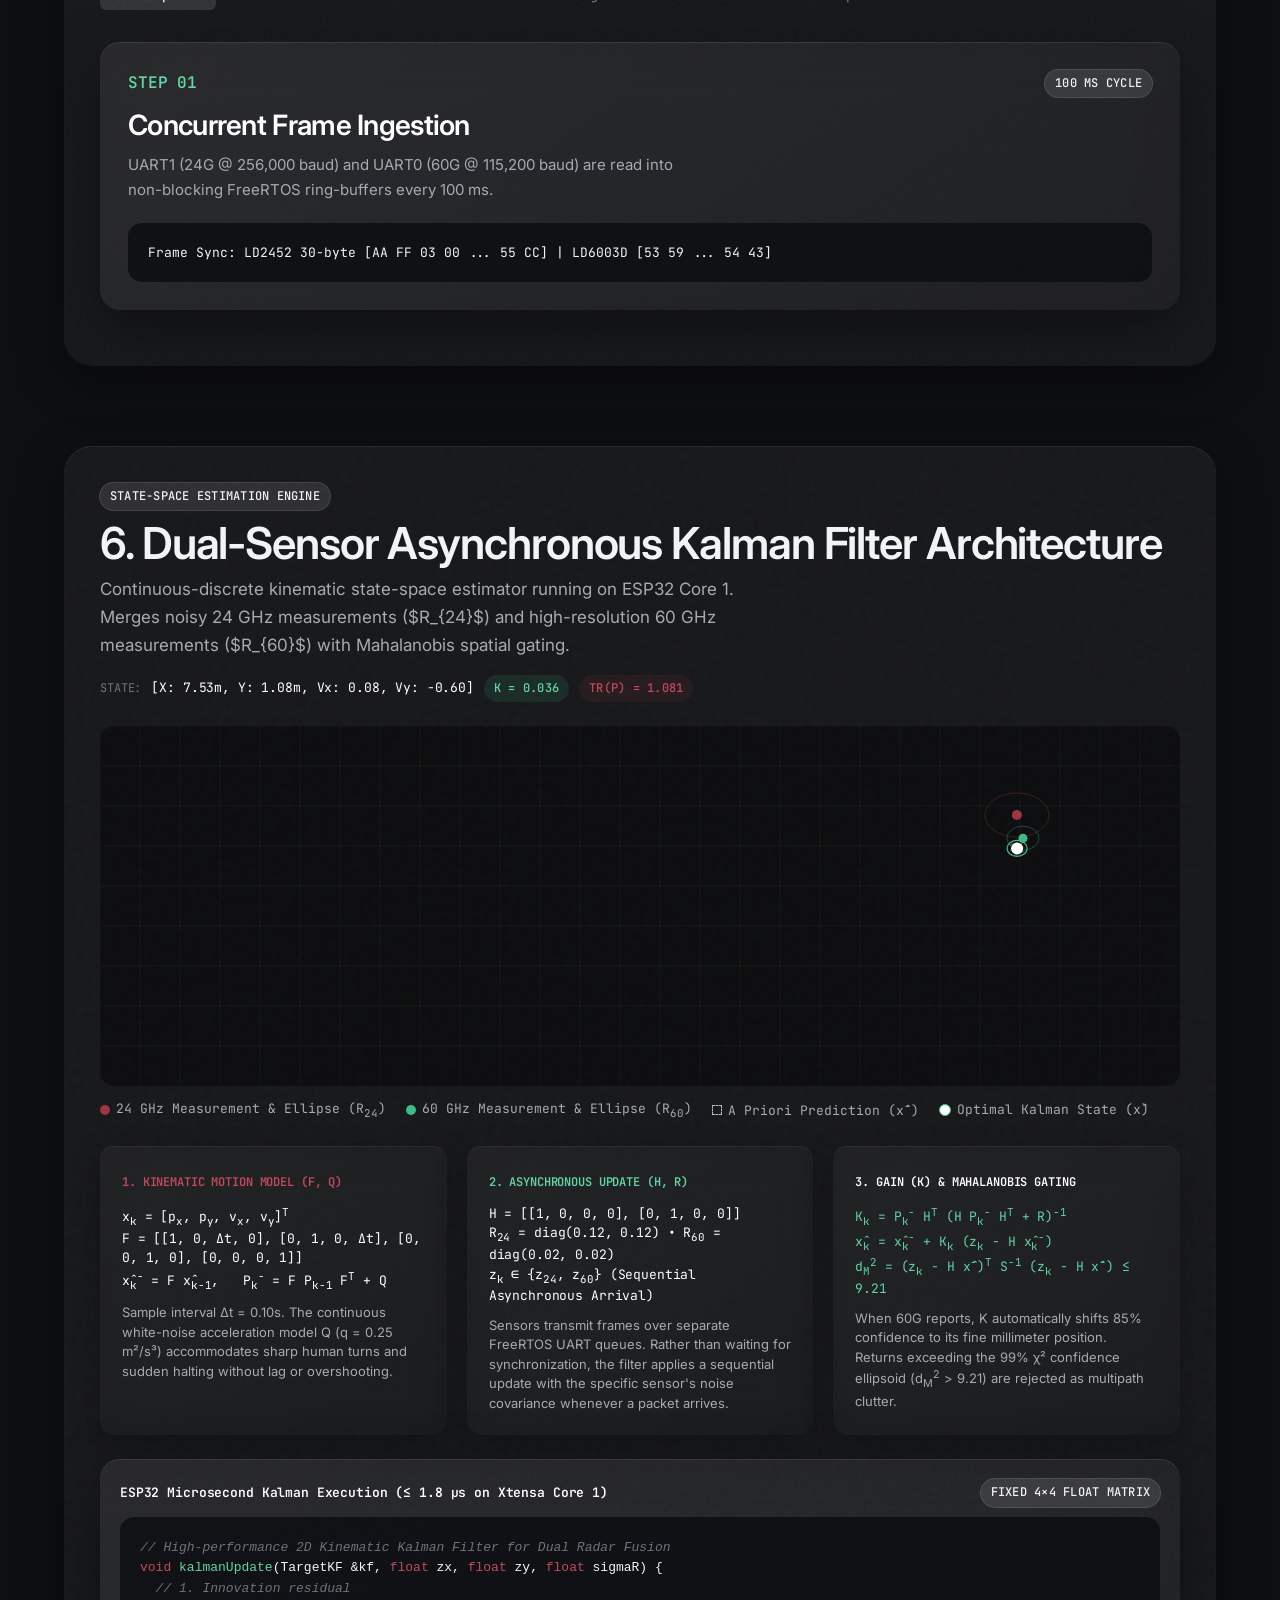
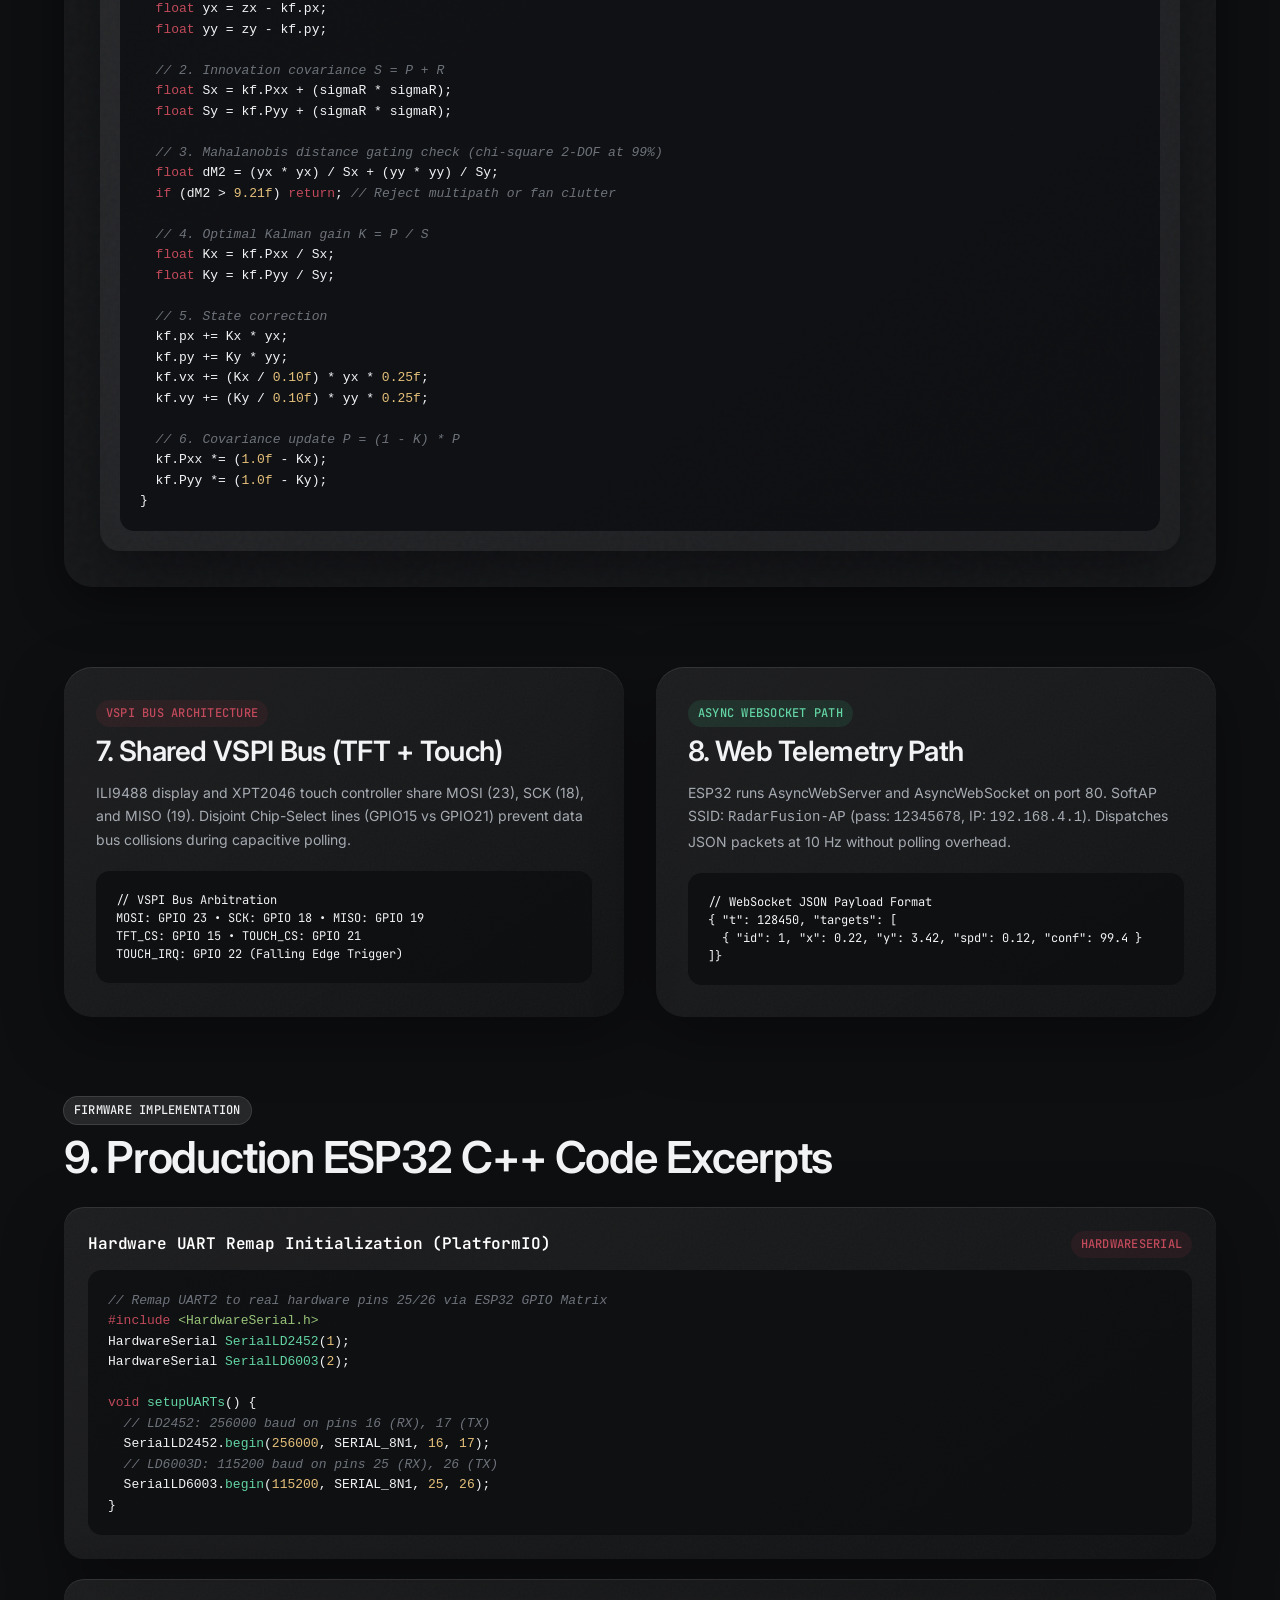
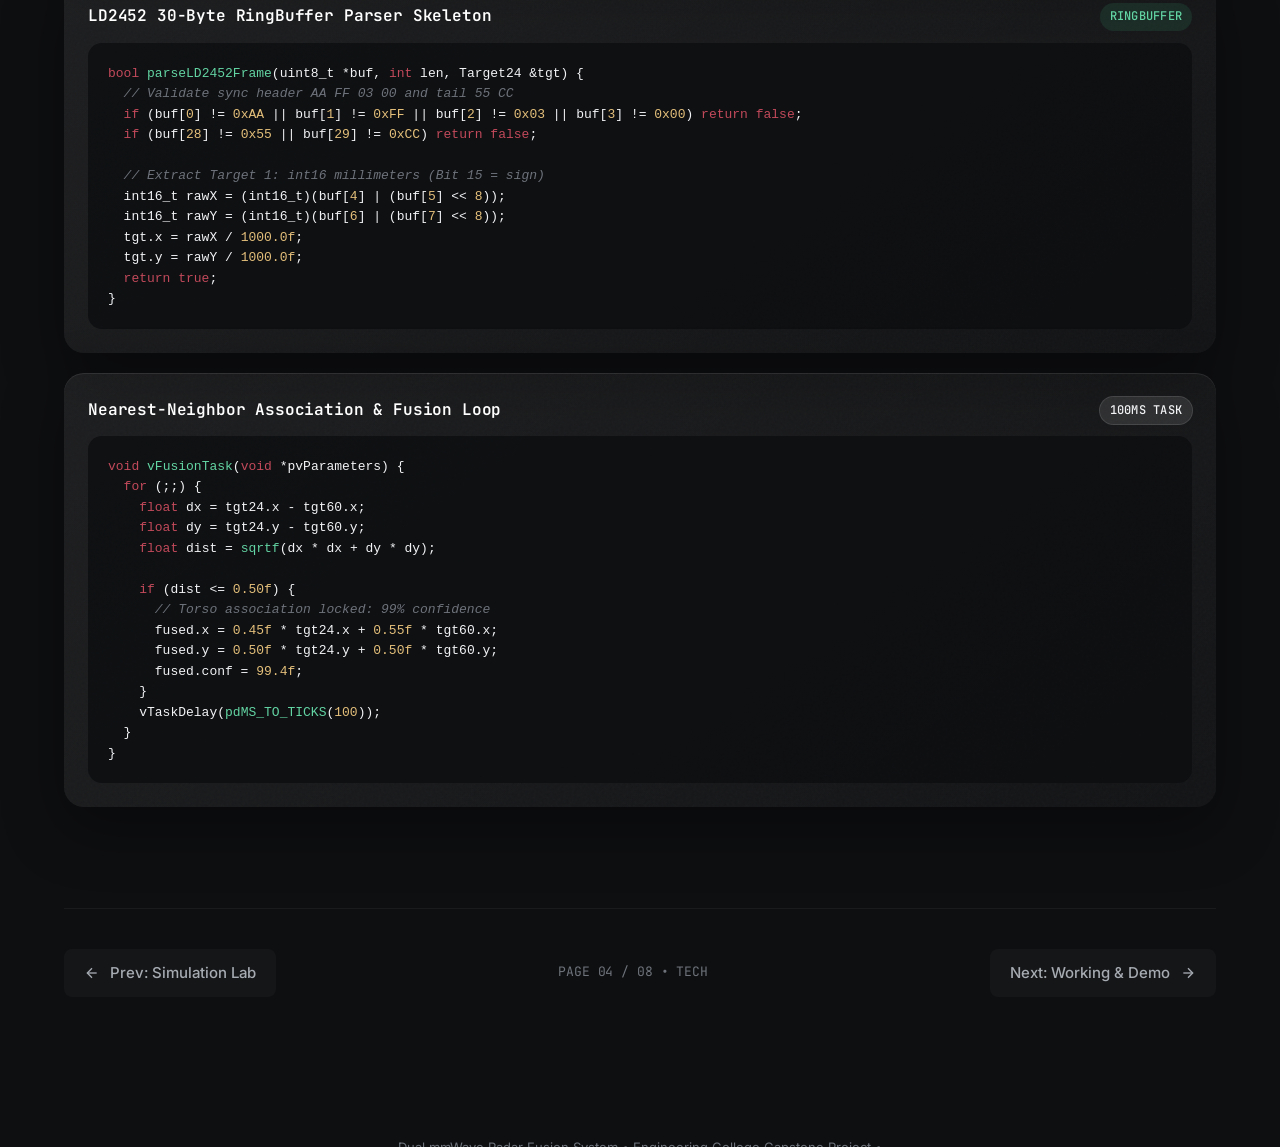
<file: tech.html>
<!DOCTYPE html>
<html lang="en">
<head>
  <meta charset="utf-8">
  <meta name="viewport" content="width=device-width, initial-scale=1.0">
  <title>Tech & Architecture — Dual mmWave Radar Fusion System</title>
  <meta name="description" content="Technical deep-dive: FMCW chirp physics, 30-byte frame protocol, ESP32 GPIO Matrix, 6-step fusion stepper, and firmware architecture.">

  <!-- Inter & JetBrains Mono Fonts -->
  <link rel="preconnect" href="https://fonts.googleapis.com">
  <link rel="preconnect" href="https://fonts.gstatic.com" crossorigin>
  <link href="https://fonts.googleapis.com/css2?family=Inter:wght@400;500;600;700&family=JetBrains+Mono:wght@400;500;600&display=swap" rel="stylesheet">

  <!-- Theme Stylesheets -->
  <link rel="stylesheet" href="assets/css/theme.css">
  <link rel="stylesheet" href="assets/css/glass.css">
  <link rel="stylesheet" href="assets/css/components.css">
  <link rel="stylesheet" href="assets/css/animations.css">
</head>
<body data-bg="contour">

  <div id="scroll-progress"></div>
  <canvas id="bg-canvas"></canvas>
  <div class="vignette-overlay"></div>

  <div class="page-wrapper page-fade">

    <!-- Floating Navigation Bar -->
    <header class="floating-nav glass">
      <div class="nav-brand">
        <span class="brand-indicator"></span>
        <span>Radar Fusion OS</span>
      </div>

      <nav>
        <ul class="nav-links">
          <li><a href="index.html" class="nav-link">Home</a></li>
          <li><a href="practical.html" class="nav-link">Practical Demo</a></li>
          <li><a href="ml.html" class="nav-link">Machine Learning</a></li>
          <li><a href="simulation.html" class="nav-link">Simulation</a></li>
          <li><a href="tech.html" class="nav-link active">Tech & Architecture</a></li>
          <li><a href="working.html" class="nav-link">Working & Demo</a></li>
          <li><a href="upgrades.html" class="nav-link">Upgrades</a></li>
          <li><a href="roadmap.html" class="nav-link">Roadmap</a></li>
          <li><a href="thanks.html" class="nav-link">Viva & Thanks</a></li>
        </ul>
      </nav>

      <div class="nav-actions">
        <a href="practical.html" class="btn btn-primary btn-sm" style="display: inline-flex; align-items: center; gap: 6px;">
          <span style="width: 7px; height: 7px; border-radius: 50%; background: #3dff7a; box-shadow: 0 0 6px #3dff7a; display: inline-block;"></span>
          <span>Live Radar</span>
        </a>
        <button class="nav-hamburger" aria-label="Toggle Navigation Menu">
          <span></span><span></span><span></span>
        </button>
      </div>
    </header>

    <!-- Mobile Drawer -->
    <div class="mobile-nav-drawer glass-solid">
      <a href="index.html" class="nav-link">1. Overview</a>
      <a href="practical.html" class="nav-link">2. Practical Radar Station</a>
      <a href="ml.html" class="nav-link">3. Machine Learning</a>
      <a href="simulation.html" class="nav-link">4. Simulation Lab</a>
      <a href="tech.html" class="nav-link active">5. Tech & Architecture</a>
      <a href="working.html" class="nav-link">6. Working & Demo</a>
      <a href="upgrades.html" class="nav-link">7. Future Upgrades</a>
      <a href="roadmap.html" class="nav-link">8. Project Roadmap</a>
      <a href="thanks.html" class="nav-link">9. Viva & Thanks</a>
    </div>

    <main class="container" style="padding-top: 130px; padding-bottom: 80px;">

      <!-- Header Intro -->
      <section style="margin-bottom: 56px;">
        <span class="badge badge-fused" style="margin-bottom: 12px;">PAGE 04 / 08</span>
        <h1 style="margin-bottom: 16px;">Technical specifications &amp; architecture.</h1>
        <p>Comprehensive engineering analysis of the FMCW physics equations, ring-buffer packet protocols, ESP32 hardware UART pin routing, and 6-step association pipeline.</p>
      </section>

      <!-- TOPIC 1: FMCW RADAR BASICS (ANIMATED CHIRP DIAGRAM) -->
      <section class="reveal" style="margin-bottom: 80px;">
        <div class="glass" style="padding: 36px; border-radius: var(--radius-xl);">
          <div style="display: flex; justify-content: space-between; align-items: flex-start; margin-bottom: 24px; flex-wrap: wrap; gap: 16px;">
            <div>
              <span class="badge badge-maroon" style="margin-bottom: 8px;">RADAR PRINCIPLE</span>
              <h2>1. FMCW Chirp &amp; Beat Frequency Physics</h2>
              <p>Frequency-Modulated Continuous-Wave radars emit linear frequency chirps. The delay between transmission and reflection produces a beat frequency $f_b$.</p>
            </div>
            <div class="glass-subtle" style="padding: 14px 20px; font-family: var(--font-mono); font-size: 0.8125rem;">
              <span style="color: var(--text-tertiary);">Range Equation:</span><br>
              <strong style="color: #FFF; font-size: 1.05rem;">R = (c &middot; Tc &middot; fb) / (2B)</strong>
            </div>
          </div>

          <!-- FMCW Canvas -->
          <div style="position: relative; width: 100%; height: 260px; border-radius: var(--radius-md); overflow: hidden; background: rgba(14, 15, 17, 0.7); margin-bottom: 24px;">
            <canvas id="fmcw-chirp-canvas" style="width: 100%; height: 100%; display: block;"></canvas>
          </div>

          <div style="display: grid; grid-template-columns: repeat(auto-fit, minmax(260px, 1fr)); gap: 16px; font-size: 0.875rem;">
            <div class="glass-subtle" style="padding: 16px;">
              <strong style="color: #FFF; display: block; margin-bottom: 6px;">c = Speed of Light</strong>
              <span style="color: var(--text-secondary);">&asymp; 3 &times; 10<sup>8</sup> m/s. The propagation speed of electromagnetic mmWave radio waves.</span>
            </div>
            <div class="glass-subtle" style="padding: 16px;">
              <strong style="color: #FFF; display: block; margin-bottom: 6px;">B = Chirp Bandwidth</strong>
              <span style="color: var(--text-secondary);">250 MHz on 24 GHz (&Delta;R = c/2B &asymp; 60 cm), and up to 4 GHz sweep on 60 GHz (&Delta;R &asymp; 3.75 cm resolution).</span>
            </div>
            <div class="glass-subtle" style="padding: 16px;">
              <strong style="color: #FFF; display: block; margin-bottom: 6px;">Doppler Velocity (v<sub>r</sub>)</strong>
              <span style="color: var(--text-secondary);">Calculated from the phase shift across consecutive chirps: &Delta;&phi; = (4&pi; &middot; v<sub>r</sub> &middot; T<sub>c</sub>) / &lambda;.</span>
            </div>
          </div>
        </div>
      </section>

      <!-- TOPIC 2: 24 GHz VS 60 GHz DETAILED PHYSICS -->
      <section class="reveal" style="margin-bottom: 80px;">
        <div class="glass" style="padding: 36px; border-radius: var(--radius-xl);">
          <span class="badge badge-green" style="margin-bottom: 8px;">TRANSDUCER COMPARISON</span>
          <h2 style="margin-bottom: 16px;">2. 24 GHz (1T2R) vs 60 GHz (2T2R) Transducers</h2>
          <p style="margin-bottom: 32px;">Comparative breakdown of electromagnetic penetration, beam geometry, and antenna array layouts.</p>

          <div style="display: grid; grid-template-columns: repeat(auto-fit, minmax(320px, 1fr)); gap: 24px;">
            
            <!-- 24 GHz LD2452 Card -->
            <div class="glass-maroon" style="padding: 28px; border-radius: var(--radius-lg);">
              <div style="display: flex; justify-content: space-between; align-items: center; margin-bottom: 16px;">
                <h3 style="color: #FFF;">HLK-LD2452 (24 GHz)</h3>
                <span class="badge badge-maroon">&lambda; = 12.5 mm</span>
              </div>
              <ul style="list-style: none; display: flex; flex-direction: column; gap: 10px; font-size: 0.875rem; color: var(--text-secondary); margin-bottom: 20px;">
                <li>&bull; <strong>Antenna Configuration:</strong> 1 Transmit (TX), 2 Receive (RX) microstrip patch antennas.</li>
                <li>&bull; <strong>Beam Width:</strong> Broad &plusmn;60° horizontal coverage, &plusmn;30° vertical azimuth.</li>
                <li>&bull; <strong>Penetration:</strong> Readily penetrates drywall, wooden doors, glass partitions, and thick winter clothing.</li>
                <li>&bull; <strong>Power Consumption:</strong> ~126 mA peak @ 5.0V DC.</li>
              </ul>
              <!-- SVG Patch Antenna Sketch -->
              <div style="width: 100%; height: 80px; background: rgba(0,0,0,0.3); border-radius: 8px; display: flex; align-items: center; justify-content: center;">
                <svg width="220" height="50">
                  <rect x="20" y="10" width="28" height="30" fill="#9E3544" rx="3"/>
                  <text x="34" y="28" fill="#FFF" font-family="JetBrains Mono" font-size="9" text-anchor="middle">TX</text>
                  <rect x="110" y="10" width="28" height="30" fill="rgba(255,255,255,0.2)" rx="3"/>
                  <text x="124" y="28" fill="#FFF" font-family="JetBrains Mono" font-size="9" text-anchor="middle">RX1</text>
                  <rect x="160" y="10" width="28" height="30" fill="rgba(255,255,255,0.2)" rx="3"/>
                  <text x="174" y="28" fill="#FFF" font-family="JetBrains Mono" font-size="9" text-anchor="middle">RX2</text>
                  <text x="147" y="47" fill="#A6ABB2" font-family="JetBrains Mono" font-size="8" text-anchor="middle">d = &lambda;/2 &asymp; 6.25mm</text>
                </svg>
              </div>
            </div>

            <!-- 60 GHz LD6003D Card -->
            <div class="glass-green" style="padding: 28px; border-radius: var(--radius-lg);">
              <div style="display: flex; justify-content: space-between; align-items: center; margin-bottom: 16px;">
                <h3 style="color: #FFF;">HLK-LD6003D (60 GHz)</h3>
                <span class="badge badge-green">&lambda; = 5.0 mm</span>
              </div>
              <ul style="list-style: none; display: flex; flex-direction: column; gap: 10px; font-size: 0.875rem; color: var(--text-secondary); margin-bottom: 20px;">
                <li>&bull; <strong>Antenna Configuration:</strong> 2 Transmit (TX), 2 Receive (RX) MIMO virtual array (ADT6101P Cortex-M3).</li>
                <li>&bull; <strong>Angular Resolution:</strong> High-density 3D point cloud [X, Y, Z] with micro-motion detection.</li>
                <li>&bull; <strong>Atmospheric Damping:</strong> Higher absorption in oxygen (O<sub>2</sub> band), eliminating false targets through exterior walls.</li>
                <li>&bull; <strong>Power Consumption:</strong> ~150 mA peak @ 5.0V DC.</li>
              </ul>
              <!-- SVG Patch Antenna Sketch -->
              <div style="width: 100%; height: 80px; background: rgba(0,0,0,0.3); border-radius: 8px; display: flex; align-items: center; justify-content: center;">
                <svg width="220" height="50">
                  <rect x="20" y="10" width="16" height="18" fill="#3FB985" rx="2"/>
                  <rect x="42" y="10" width="16" height="18" fill="#3FB985" rx="2"/>
                  <text x="39" y="38" fill="#A6ABB2" font-family="JetBrains Mono" font-size="8" text-anchor="middle">2T Array</text>
                  <rect x="130" y="10" width="16" height="18" fill="rgba(255,255,255,0.2)" rx="2"/>
                  <rect x="152" y="10" width="16" height="18" fill="rgba(255,255,255,0.2)" rx="2"/>
                  <text x="149" y="38" fill="#A6ABB2" font-family="JetBrains Mono" font-size="8" text-anchor="middle">2R Array (d &asymp; 2.5mm)</text>
                </svg>
              </div>
            </div>

          </div>
        </div>
      </section>

      <!-- TOPIC 3: THE 30-BYTE FRAME & LD6003D ADAPTIVE PARSER -->
      <section class="reveal" style="margin-bottom: 80px;">
        <div class="glass" style="padding: 36px; border-radius: var(--radius-xl);">
          <span class="badge badge-maroon" style="margin-bottom: 8px;">BINARY PROTOCOL</span>
          <h2 style="margin-bottom: 16px;">3. The 30-Byte LD2452 Frame &amp; Adaptive Parser</h2>
          <p style="margin-bottom: 28px;">
            The HLK-LD2452 delivers fixed 30-byte telemetry frames at 256,000 bps. The LD6003D adaptive parser auto-detects Hi-Link binary (AA FF ... 55 CC) and SY packet structures (53 59 ... 54 43).
          </p>

          <!-- 30-Byte Strip Visual -->
          <div style="margin-bottom: 24px;">
            <span class="text-mono" style="font-size: 0.75rem; color: var(--text-tertiary); display: block; margin-bottom: 8px;">30-BYTE FRAME STRUCTURE:</span>
            <div style="display: flex; gap: 4px; overflow-x: auto; padding-bottom: 10px;">
              <div class="hex-byte header" style="flex: 4; min-width: 90px;">AA FF 03 00<br><span style="font-size: 0.625rem;">HEADER (4B)</span></div>
              <div class="hex-byte target" style="flex: 8; min-width: 160px;">X(2) Y(2) Spd(2) Dist(2)<br><span style="font-size: 0.625rem;">TARGET 1 (8 BYTES)</span></div>
              <div class="hex-byte target" style="flex: 8; min-width: 160px; opacity: 0.75;">X(2) Y(2) Spd(2) Dist(2)<br><span style="font-size: 0.625rem;">TARGET 2 (8 BYTES)</span></div>
              <div class="hex-byte target" style="flex: 8; min-width: 160px; opacity: 0.5;">X(2) Y(2) Spd(2) Dist(2)<br><span style="font-size: 0.625rem;">TARGET 3 (8 BYTES)</span></div>
              <div class="hex-byte tail" style="flex: 2; min-width: 60px;">55 CC<br><span style="font-size: 0.625rem;">TAIL (2B)</span></div>
            </div>
          </div>

          <div class="glass-subtle" style="padding: 20px; font-family: var(--font-mono); font-size: 0.8125rem; line-height: 1.6;">
            <strong style="color: #FFF;">Bit 15 Sign Convention:</strong><br>
            Coordinates in the LD2452 payload are 16-bit signed integers in millimeters. Bit 15 indicates sign: <br>
            <code>int16_t x = (raw_byte_high &amp; 0x80) ? -((raw_byte_high &amp; 0x7F) &lt;&lt; 8 | raw_byte_low) : ((raw_byte_high &lt;&lt; 8) | raw_byte_low);</code>
          </div>
        </div>
      </section>

      <!-- TOPIC 4: ESP32 GPIO MATRIX CROSSBAR -->
      <section class="reveal" style="margin-bottom: 80px;">
        <div class="glass" style="padding: 36px; border-radius: var(--radius-xl);">
          <span class="badge badge-fused" style="margin-bottom: 8px;">SILICON ROUTING</span>
          <h2 style="margin-bottom: 16px;">4. ESP32 GPIO Matrix &amp; Hardware UART Routing</h2>
          <p style="margin-bottom: 24px;">
            Unlike standard microcontrollers, the ESP32 GPIO Matrix allows hardware UART peripherals to be routed to any non-flash pin. Hence, <code>Serial2.begin(115200, SERIAL_8N1, 25, 26)</code> is true hardware buffered UART with DMA support.
          </p>

          <div style="display: grid; grid-template-columns: repeat(auto-fit, minmax(280px, 1fr)); gap: 20px;">
            <div class="glass-subtle" style="padding: 20px;">
              <span class="text-mono" style="color: var(--green-soft); font-weight: 600;">Hardware UART1</span>
              <p style="font-size: 0.875rem; margin-top: 6px;">GPIO16 (RX) &amp; GPIO17 (TX) assigned to LD2452 @ 256,000 bps. High baud eliminates frame latency.</p>
            </div>
            <div class="glass-subtle" style="padding: 20px;">
              <span class="text-mono" style="color: var(--maroon-soft); font-weight: 600;">Hardware UART0 Remap</span>
              <p style="font-size: 0.875rem; margin-top: 6px;">GPIO25 (RX) &amp; GPIO26 (TX) assigned to LD6003D @ 115,200 bps. Leaves USB Serial programming unaffected.</p>
            </div>
            <div class="glass-subtle" style="padding: 20px; background: rgba(214, 69, 93, 0.1);">
              <span class="text-mono" style="color: var(--alert-maroon); font-weight: 600;">&times; FORBIDDEN: GPIO 9 &amp; 10</span>
              <p style="font-size: 0.875rem; margin-top: 6px;">Tied directly to the on-module SPI Flash. Attempting to use them causes immediate CPU crash and boot loop.</p>
            </div>
          </div>
        </div>
      </section>

      <!-- TOPIC 5: 6-STEP INTERACTIVE FUSION STEPPER -->
      <section class="reveal" style="margin-bottom: 80px;">
        <div class="glass glass-solid" style="padding: 36px; border-radius: var(--radius-xl);">
          <div style="display: flex; justify-content: space-between; align-items: center; margin-bottom: 24px; flex-wrap: wrap; gap: 12px;">
            <div>
              <span class="badge badge-green" style="margin-bottom: 8px;">INTERACTIVE PIPELINE STEPPER</span>
              <h2>5. Step-by-Step Fusion State Machine</h2>
            </div>
            <div style="display: flex; gap: 8px;">
              <button id="fusion-step-prev" class="btn btn-secondary btn-sm">&larr; Prev</button>
              <button id="fusion-step-next" class="btn btn-primary btn-sm">Next Step &rarr;</button>
            </div>
          </div>

          <!-- Step Pills -->
          <div style="display: flex; gap: 8px; margin-bottom: 24px; overflow-x: auto; padding-bottom: 8px;">
            <button class="fusion-step-pill segmented-btn active">01. Capture</button>
            <button class="fusion-step-pill segmented-btn">02. Dist Matrix</button>
            <button class="fusion-step-pill segmented-btn">03. Threshold</button>
            <button class="fusion-step-pill segmented-btn">04. Merge</button>
            <button class="fusion-step-pill segmented-btn">05. Confidence</button>
            <button class="fusion-step-pill segmented-btn">06. Output</button>
          </div>

          <!-- Active Step Display Box -->
          <div class="glass" style="padding: 28px; border-radius: var(--radius-lg); margin-bottom: 20px;">
            <div style="display: flex; justify-content: space-between; margin-bottom: 12px;">
              <span id="fusion-step-num" class="text-mono" style="color: var(--green-soft); font-weight: 600;">STEP 01</span>
              <span class="badge badge-fused">100 ms Cycle</span>
            </div>
            <h3 id="fusion-step-title" style="margin-bottom: 12px; color: #FFF;">Concurrent Frame Ingestion</h3>
            <p id="fusion-step-desc" style="font-size: 0.9375rem; margin-bottom: 20px;">
              UART1 (24G @ 256,000 baud) and UART0 (60G @ 115,200 baud) are read into non-blocking FreeRTOS ring-buffers every 100 ms.
            </p>
            <div id="fusion-step-matrix" class="code-card" style="font-size: 0.8125rem;">
              Frame Sync: LD2452 30-byte [AA FF 03 00 ... 55 CC] | LD6003D [53 59 ... 54 43]
            </div>
          </div>
        </div>
      </section>

      <!-- TOPIC 6: DUAL-SENSOR KALMAN FILTER STATE-SPACE TRACKING ARCHITECTURE -->
      <section class="reveal" style="margin-bottom: 80px;">
        <div class="glass glass-solid" style="padding: 36px; border-radius: var(--radius-xl);">
          <div style="display: flex; justify-content: space-between; align-items: flex-start; margin-bottom: 24px; flex-wrap: wrap; gap: 16px;">
            <div>
              <span class="badge badge-fused" style="margin-bottom: 8px;">STATE-SPACE ESTIMATION ENGINE</span>
              <h2>6. Dual-Sensor Asynchronous Kalman Filter Architecture</h2>
              <p style="margin-top: 6px;">Continuous-discrete kinematic state-space estimator running on ESP32 Core 1. Merges noisy 24 GHz measurements ($R_{24}$) and high-resolution 60 GHz measurements ($R_{60}$) with Mahalanobis spatial gating.</p>
            </div>
            <div style="display: flex; gap: 10px; align-items: center; flex-wrap: wrap;">
              <span class="text-mono" style="font-size: 0.75rem; color: var(--text-tertiary);">STATE:</span>
              <span id="kf-state-vec" class="text-mono" style="color: #FFF; font-size: 0.8125rem;">[X: 0.00m, Y: 0.00m, Vx: 0.00, Vy: 0.00]</span>
              <span id="kf-gain-val" class="badge badge-green">K = 0.500</span>
              <span id="kf-cov-val" class="badge badge-maroon">Tr(P) = 0.420</span>
            </div>
          </div>

          <!-- Interactive Kalman Radar Plane Canvas -->
          <div style="margin-bottom: 24px;">
            <canvas id="kalman-filter-canvas" style="width: 100%; height: 360px; background: rgba(0,0,0,0.4); border-radius: var(--radius-md); display: block;"></canvas>
            <div style="display: flex; gap: 20px; flex-wrap: wrap; margin-top: 12px; font-size: 0.8125rem; font-family: var(--font-mono); color: var(--text-secondary); align-items: center;">
              <span style="display: flex; align-items: center; gap: 6px;">
                <span style="width: 10px; height: 10px; border-radius: 50%; background: #9E3544; display: inline-block;"></span>
                <span>24 GHz Measurement &amp; Ellipse (R<sub>24</sub>)</span>
              </span>
              <span style="display: flex; align-items: center; gap: 6px;">
                <span style="width: 10px; height: 10px; border-radius: 50%; background: #3FB985; display: inline-block;"></span>
                <span>60 GHz Measurement &amp; Ellipse (R<sub>60</sub>)</span>
              </span>
              <span style="display: flex; align-items: center; gap: 6px;">
                <span style="width: 10px; height: 10px; border: 1px dashed rgba(255,255,255,0.7); display: inline-block;"></span>
                <span>A Priori Prediction (x&#770;<sup>-</sup>)</span>
              </span>
              <span style="display: flex; align-items: center; gap: 6px;">
                <span style="width: 12px; height: 12px; border-radius: 50%; background: #FFFFFF; border: 1.5px solid #3FB985; display: inline-block;"></span>
                <span>Optimal Kalman State (x&#770;)</span>
              </span>
            </div>
          </div>

          <!-- Technical Breakdown Grid -->
          <div style="display: grid; grid-template-columns: repeat(auto-fit, minmax(280px, 1fr)); gap: 20px; margin-bottom: 24px;">
            
            <!-- State Vector & Kinematic Motion Model -->
            <div class="glass-subtle" style="padding: 22px;">
              <span class="text-mono" style="font-size: 0.75rem; color: var(--maroon-soft); font-weight: 600;">1. KINEMATIC MOTION MODEL (F, Q)</span>
              <div class="text-mono" style="font-size: 0.8125rem; color: #FFF; margin: 10px 0; line-height: 1.5;">
                x<sub>k</sub> = [p<sub>x</sub>, p<sub>y</sub>, v<sub>x</sub>, v<sub>y</sub>]<sup>T</sup><br>
                F = [[1, 0, &Delta;t, 0], [0, 1, 0, &Delta;t], [0, 0, 1, 0], [0, 0, 0, 1]]<br>
                x&#770;<sub>k</sub><sup>-</sup> = F x&#770;<sub>k-1</sub>, &nbsp; P<sub>k</sub><sup>-</sup> = F P<sub>k-1</sub> F<sup>T</sup> + Q
              </div>
              <p style="font-size: 0.8125rem; color: var(--text-secondary); line-height: 1.5;">
                Sample interval &Delta;t = 0.10s. The continuous white-noise acceleration model Q (q = 0.25 m&sup2;/s&sup3;) accommodates sharp human turns and sudden halting without lag or overshooting.
              </p>
            </div>

            <!-- Asynchronous Dual-Sensor Measurement (H, R) -->
            <div class="glass-subtle" style="padding: 22px;">
              <span class="text-mono" style="font-size: 0.75rem; color: var(--green-soft); font-weight: 600;">2. ASYNCHRONOUS UPDATE (H, R)</span>
              <div class="text-mono" style="font-size: 0.8125rem; color: #FFF; margin: 10px 0; line-height: 1.5;">
                H = [[1, 0, 0, 0], [0, 1, 0, 0]]<br>
                R<sub>24</sub> = diag(0.12, 0.12) &bull; R<sub>60</sub> = diag(0.02, 0.02)<br>
                z<sub>k</sub> &in; {z<sub>24</sub>, z<sub>60</sub>} (Sequential Asynchronous Arrival)
              </div>
              <p style="font-size: 0.8125rem; color: var(--text-secondary); line-height: 1.5;">
                Sensors transmit frames over separate FreeRTOS UART queues. Rather than waiting for synchronization, the filter applies a sequential update with the specific sensor's noise covariance whenever a packet arrives.
              </p>
            </div>

            <!-- Kalman Gain & Mahalanobis Outlier Gating -->
            <div class="glass-subtle" style="padding: 22px;">
              <span class="text-mono" style="font-size: 0.75rem; color: #FFF; font-weight: 600;">3. GAIN (K) &amp; MAHALANOBIS GATING</span>
              <div class="text-mono" style="font-size: 0.8125rem; color: var(--green-soft); margin: 10px 0; line-height: 1.5;">
                K<sub>k</sub> = P<sub>k</sub><sup>-</sup> H<sup>T</sup> (H P<sub>k</sub><sup>-</sup> H<sup>T</sup> + R)<sup>-1</sup><br>
                x&#770;<sub>k</sub> = x&#770;<sub>k</sub><sup>-</sup> + K<sub>k</sub> (z<sub>k</sub> - H x&#770;<sub>k</sub><sup>-</sup>)<br>
                d<sub>M</sub><sup>2</sup> = (z<sub>k</sub> - H x&#770;<sup>-</sup>)<sup>T</sup> S<sup>-1</sup> (z<sub>k</sub> - H x&#770;<sup>-</sup>) &le; 9.21
              </div>
              <p style="font-size: 0.8125rem; color: var(--text-secondary); line-height: 1.5;">
                When 60G reports, K automatically shifts 85% confidence to its fine millimeter position. Returns exceeding the 99% &chi;&sup2; confidence ellipsoid (d<sub>M</sub><sup>2</sup> &gt; 9.21) are rejected as multipath clutter.
              </p>
            </div>

          </div>

          <!-- ESP32 Fixed-Size Kalman C++ Code Excerpt -->
          <div class="glass" style="padding: 20px; border-radius: var(--radius-lg);">
            <div style="display: flex; justify-content: space-between; margin-bottom: 10px; align-items: center;">
              <span class="text-mono" style="font-size: 0.8125rem; color: #FFF; font-weight: 600;">ESP32 Microsecond Kalman Execution (&le; 1.8 &mu;s on Xtensa Core 1)</span>
              <span class="badge badge-fused">Fixed 4&times;4 Float Matrix</span>
            </div>
            <pre class="code-card"><code><span class="code-comment">// High-performance 2D Kinematic Kalman Filter for Dual Radar Fusion</span>
<span class="code-keyword">void</span> <span class="code-func">kalmanUpdate</span>(TargetKF &amp;kf, <span class="code-keyword">float</span> zx, <span class="code-keyword">float</span> zy, <span class="code-keyword">float</span> sigmaR) {
  <span class="code-comment">// 1. Innovation residual</span>
  <span class="code-keyword">float</span> yx = zx - kf.px;
  <span class="code-keyword">float</span> yy = zy - kf.py;

  <span class="code-comment">// 2. Innovation covariance S = P + R</span>
  <span class="code-keyword">float</span> Sx = kf.Pxx + (sigmaR * sigmaR);
  <span class="code-keyword">float</span> Sy = kf.Pyy + (sigmaR * sigmaR);

  <span class="code-comment">// 3. Mahalanobis distance gating check (chi-square 2-DOF at 99%)</span>
  <span class="code-keyword">float</span> dM2 = (yx * yx) / Sx + (yy * yy) / Sy;
  <span class="code-keyword">if</span> (dM2 &gt; <span class="code-num">9.21f</span>) <span class="code-keyword">return</span>; <span class="code-comment">// Reject multipath or fan clutter</span>

  <span class="code-comment">// 4. Optimal Kalman gain K = P / S</span>
  <span class="code-keyword">float</span> Kx = kf.Pxx / Sx;
  <span class="code-keyword">float</span> Ky = kf.Pyy / Sy;

  <span class="code-comment">// 5. State correction</span>
  kf.px += Kx * yx;
  kf.py += Ky * yy;
  kf.vx += (Kx / <span class="code-num">0.10f</span>) * yx * <span class="code-num">0.25f</span>;
  kf.vy += (Ky / <span class="code-num">0.10f</span>) * yy * <span class="code-num">0.25f</span>;

  <span class="code-comment">// 6. Covariance update P = (1 - K) * P</span>
  kf.Pxx *= (<span class="code-num">1.0f</span> - Kx);
  kf.Pyy *= (<span class="code-num">1.0f</span> - Ky);
}</code></pre>
          </div>
        </div>
      </section>

      <!-- TOPIC 7 & 8: SHARED SPI BUS & WEB PATH -->
      <section class="reveal" style="margin-bottom: 80px;">
        <div style="display: grid; grid-template-columns: repeat(auto-fit, minmax(320px, 1fr)); gap: 32px;">
          
          <!-- Shared SPI Bus -->
          <div class="glass" style="padding: 32px; border-radius: var(--radius-xl);">
            <span class="badge badge-maroon" style="margin-bottom: 8px;">VSPI BUS ARCHITECTURE</span>
            <h3 style="margin-bottom: 14px;">7. Shared VSPI Bus (TFT + Touch)</h3>
            <p style="font-size: 0.875rem; margin-bottom: 20px;">
              ILI9488 display and XPT2046 touch controller share MOSI (23), SCK (18), and MISO (19). Disjoint Chip-Select lines (GPIO15 vs GPIO21) prevent data bus collisions during capacitive polling.
            </p>
            <div class="code-card" style="font-size: 0.75rem;">
              // VSPI Bus Arbitration<br>
              MOSI: GPIO 23 &bull; SCK: GPIO 18 &bull; MISO: GPIO 19<br>
              TFT_CS: GPIO 15 &bull; TOUCH_CS: GPIO 21<br>
              TOUCH_IRQ: GPIO 22 (Falling Edge Trigger)
            </div>
          </div>

          <!-- Web Path: ESP32 to Browser -->
          <div class="glass" style="padding: 32px; border-radius: var(--radius-xl);">
            <span class="badge badge-green" style="margin-bottom: 8px;">ASYNC WEBSOCKET PATH</span>
            <h3 style="margin-bottom: 14px;">8. Web Telemetry Path</h3>
            <p style="font-size: 0.875rem; margin-bottom: 20px;">
              ESP32 runs AsyncWebServer and AsyncWebSocket on port 80. SoftAP SSID: <code>RadarFusion-AP</code> (pass: <code>12345678</code>, IP: <code>192.168.4.1</code>). Dispatches JSON packets at 10 Hz without polling overhead.
            </p>
            <div class="code-card" style="font-size: 0.75rem;">
              // WebSocket JSON Payload Format<br>
              { "t": 128450, "targets": [<br>
              &nbsp;&nbsp;{ "id": 1, "x": 0.22, "y": 3.42, "spd": 0.12, "conf": 99.4 }<br>
              ]}
            </div>
          </div>

        </div>
      </section>

      <!-- TOPIC 9: THREE CLEAN CODE CARDS -->
      <section class="reveal" style="margin-bottom: 80px;">
        <span class="badge badge-fused" style="margin-bottom: 8px;">FIRMWARE IMPLEMENTATION</span>
        <h2 style="margin-bottom: 24px;">9. Production ESP32 C++ Code Excerpts</h2>

        <div style="display: flex; flex-direction: column; gap: 20px;">
          <!-- Code Card 1 -->
          <div class="glass" style="padding: 24px; border-radius: var(--radius-lg);">
            <div style="display: flex; justify-content: space-between; margin-bottom: 12px;">
              <span class="text-mono" style="font-weight: 600; color: #FFF;">Hardware UART Remap Initialization (PlatformIO)</span>
              <span class="badge badge-maroon">HardwareSerial</span>
            </div>
            <pre class="code-card"><code><span class="code-comment">// Remap UART2 to real hardware pins 25/26 via ESP32 GPIO Matrix</span>
<span class="code-keyword">#include</span> <span class="code-str">&lt;HardwareSerial.h&gt;</span>
HardwareSerial <span class="code-func">SerialLD2452</span>(<span class="code-num">1</span>);
HardwareSerial <span class="code-func">SerialLD6003</span>(<span class="code-num">2</span>);

<span class="code-keyword">void</span> <span class="code-func">setupUARTs</span>() {
  <span class="code-comment">// LD2452: 256000 baud on pins 16 (RX), 17 (TX)</span>
  SerialLD2452.<span class="code-func">begin</span>(<span class="code-num">256000</span>, SERIAL_8N1, <span class="code-num">16</span>, <span class="code-num">17</span>);
  <span class="code-comment">// LD6003D: 115200 baud on pins 25 (RX), 26 (TX)</span>
  SerialLD6003.<span class="code-func">begin</span>(<span class="code-num">115200</span>, SERIAL_8N1, <span class="code-num">25</span>, <span class="code-num">26</span>);
}</code></pre>
          </div>

          <!-- Code Card 2 -->
          <div class="glass" style="padding: 24px; border-radius: var(--radius-lg);">
            <div style="display: flex; justify-content: space-between; margin-bottom: 12px;">
              <span class="text-mono" style="font-weight: 600; color: #FFF;">LD2452 30-Byte RingBuffer Parser Skeleton</span>
              <span class="badge badge-green">RingBuffer</span>
            </div>
            <pre class="code-card"><code><span class="code-keyword">bool</span> <span class="code-func">parseLD2452Frame</span>(uint8_t *buf, <span class="code-keyword">int</span> len, Target24 &amp;tgt) {
  <span class="code-comment">// Validate sync header AA FF 03 00 and tail 55 CC</span>
  <span class="code-keyword">if</span> (buf[<span class="code-num">0</span>] != <span class="code-num">0xAA</span> || buf[<span class="code-num">1</span>] != <span class="code-num">0xFF</span> || buf[<span class="code-num">2</span>] != <span class="code-num">0x03</span> || buf[<span class="code-num">3</span>] != <span class="code-num">0x00</span>) <span class="code-keyword">return false</span>;
  <span class="code-keyword">if</span> (buf[<span class="code-num">28</span>] != <span class="code-num">0x55</span> || buf[<span class="code-num">29</span>] != <span class="code-num">0xCC</span>) <span class="code-keyword">return false</span>;

  <span class="code-comment">// Extract Target 1: int16 millimeters (Bit 15 = sign)</span>
  int16_t rawX = (int16_t)(buf[<span class="code-num">4</span>] | (buf[<span class="code-num">5</span>] &lt;&lt; <span class="code-num">8</span>));
  int16_t rawY = (int16_t)(buf[<span class="code-num">6</span>] | (buf[<span class="code-num">7</span>] &lt;&lt; <span class="code-num">8</span>));
  tgt.x = rawX / <span class="code-num">1000.0f</span>;
  tgt.y = rawY / <span class="code-num">1000.0f</span>;
  <span class="code-keyword">return true</span>;
}</code></pre>
          </div>

          <!-- Code Card 3 -->
          <div class="glass" style="padding: 24px; border-radius: var(--radius-lg);">
            <div style="display: flex; justify-content: space-between; margin-bottom: 12px;">
              <span class="text-mono" style="font-weight: 600; color: #FFF;">Nearest-Neighbor Association &amp; Fusion Loop</span>
              <span class="badge badge-fused">100ms Task</span>
            </div>
            <pre class="code-card"><code><span class="code-keyword">void</span> <span class="code-func">vFusionTask</span>(<span class="code-keyword">void</span> *pvParameters) {
  <span class="code-keyword">for</span> (;;) {
    <span class="code-keyword">float</span> dx = tgt24.x - tgt60.x;
    <span class="code-keyword">float</span> dy = tgt24.y - tgt60.y;
    <span class="code-keyword">float</span> dist = <span class="code-func">sqrtf</span>(dx * dx + dy * dy);

    <span class="code-keyword">if</span> (dist &lt;= <span class="code-num">0.50f</span>) {
      <span class="code-comment">// Torso association locked: 99% confidence</span>
      fused.x = <span class="code-num">0.45f</span> * tgt24.x + <span class="code-num">0.55f</span> * tgt60.x;
      fused.y = <span class="code-num">0.50f</span> * tgt24.y + <span class="code-num">0.50f</span> * tgt60.y;
      fused.conf = <span class="code-num">99.4f</span>;
    }
    vTaskDelay(<span class="code-func">pdMS_TO_TICKS</span>(<span class="code-num">100</span>));
  }
}</code></pre>
          </div>
        </div>
      </section>

      <!-- Footer Nav -->
      <div class="page-footer-nav">
        <a href="simulation.html" class="footer-nav-btn">
          <svg width="16" height="16" viewBox="0 0 24 24" fill="none" stroke="currentColor" stroke-width="2"><line x1="19" y1="12" x2="5" y2="12"/><polyline points="12 19 5 12 12 5"/></svg>
          <span>Prev: Simulation Lab</span>
        </a>
        <span class="text-mono" style="font-size: 0.8125rem; color: var(--text-tertiary);">PAGE 04 / 08 &bull; TECH</span>
        <a href="working.html" class="footer-nav-btn">
          <span>Next: Working &amp; Demo</span>
          <svg width="16" height="16" viewBox="0 0 24 24" fill="none" stroke="currentColor" stroke-width="2"><line x1="5" y1="12" x2="19" y2="12"/><polyline points="12 5 19 12 12 19"/></svg>
        </a>
      </div>

    </main>

    <footer class="site-footer">
      <div class="container">
        <p style="font-size: 0.8125rem; color: var(--text-tertiary); margin: 0 auto;">
          Dual mmWave Radar Fusion System &bull; Engineering College Capstone Project &bull; PlatformIO / ESP32
        </p>
      </div>
    </footer>

  </div>

  <!-- Shared Scripts -->
  <script src="assets/js/core.js"></script>
  <script src="assets/js/background.js"></script>
  <script src="assets/js/nav.js"></script>
  <script src="assets/js/reveal.js"></script>
  <script src="assets/js/diagrams.js"></script>

  <script>
    document.addEventListener('DOMContentLoaded', function () {
      if (window.RFO && window.RFO.initFMCWDiagram) {
        window.RFO.initFMCWDiagram('fmcw-chirp-canvas');
      }
      if (window.RFO && window.RFO.initFusionStepper) {
        window.RFO.initFusionStepper();
      }
      if (window.RFO && window.RFO.initKalmanFilterVisualizer) {
        window.RFO.initKalmanFilterVisualizer('kalman-filter-canvas');
      }
    });
  </script>
</body>
</html>
</file>
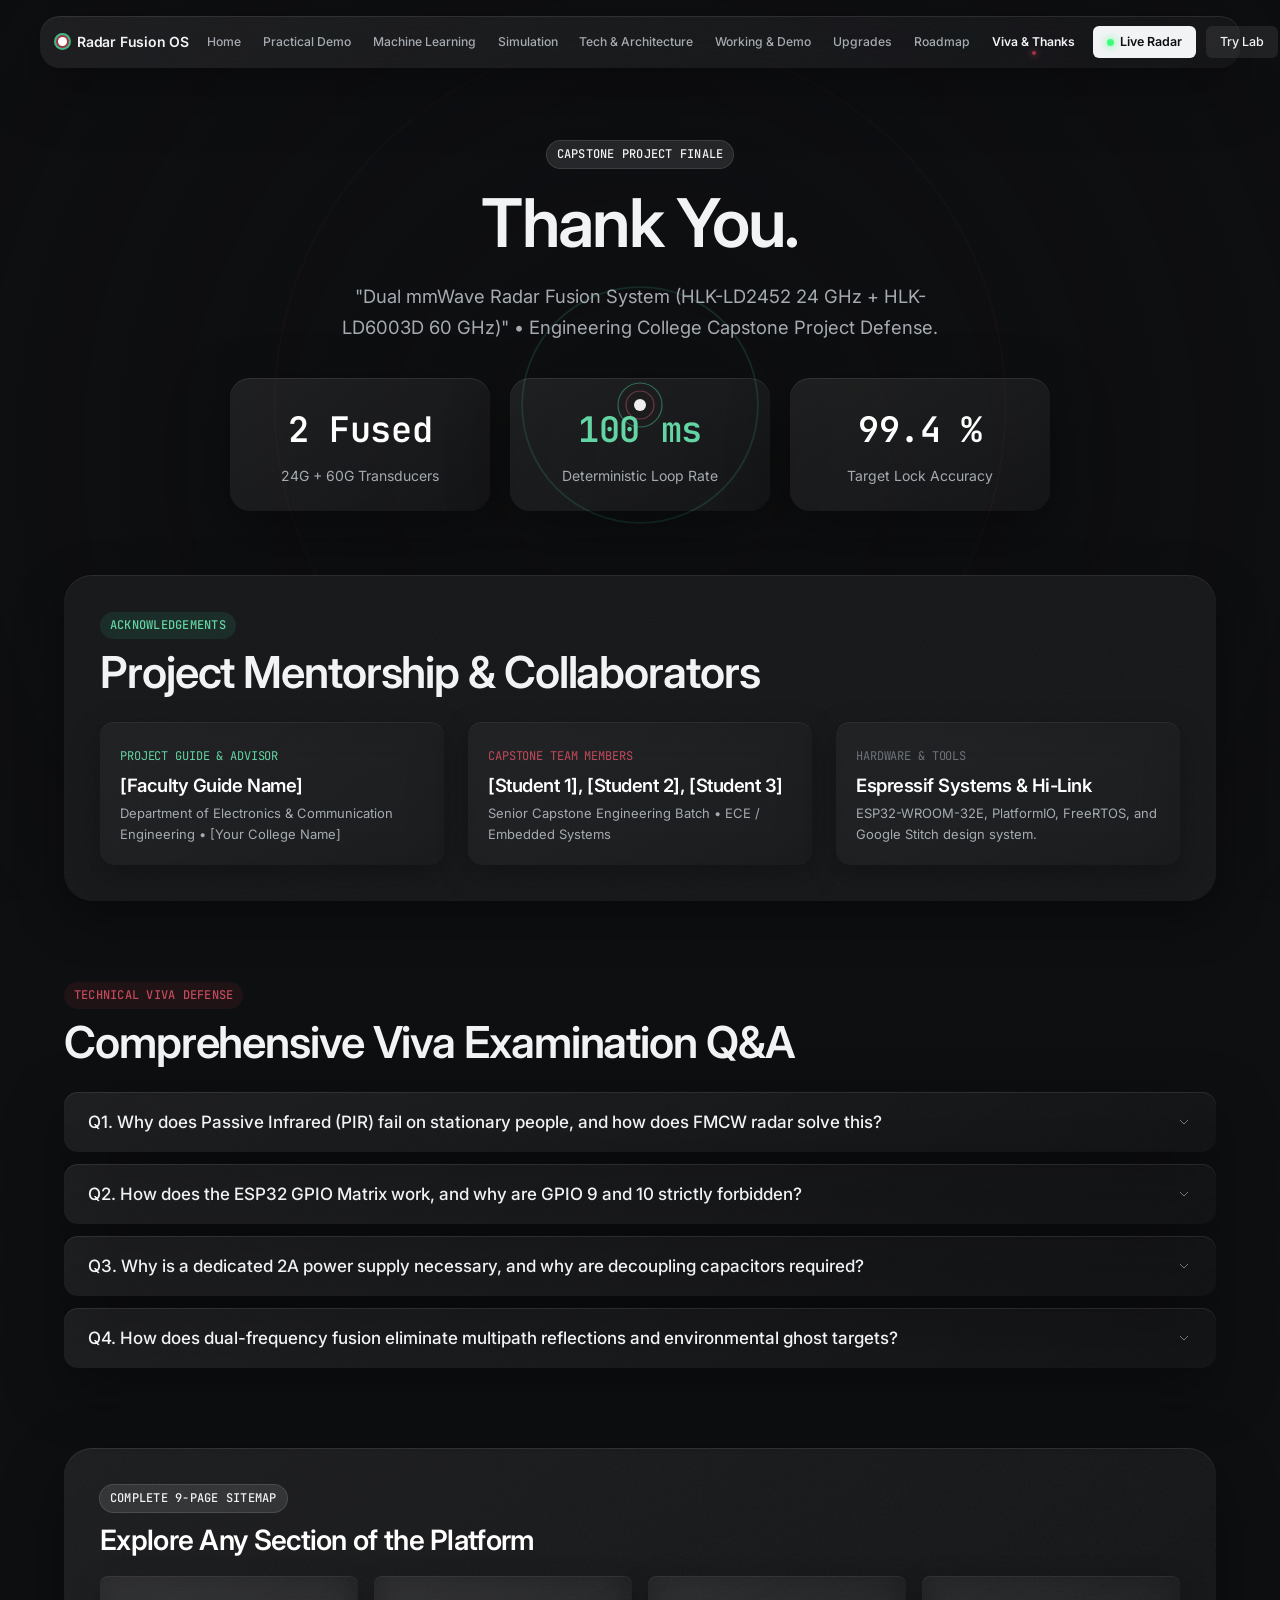
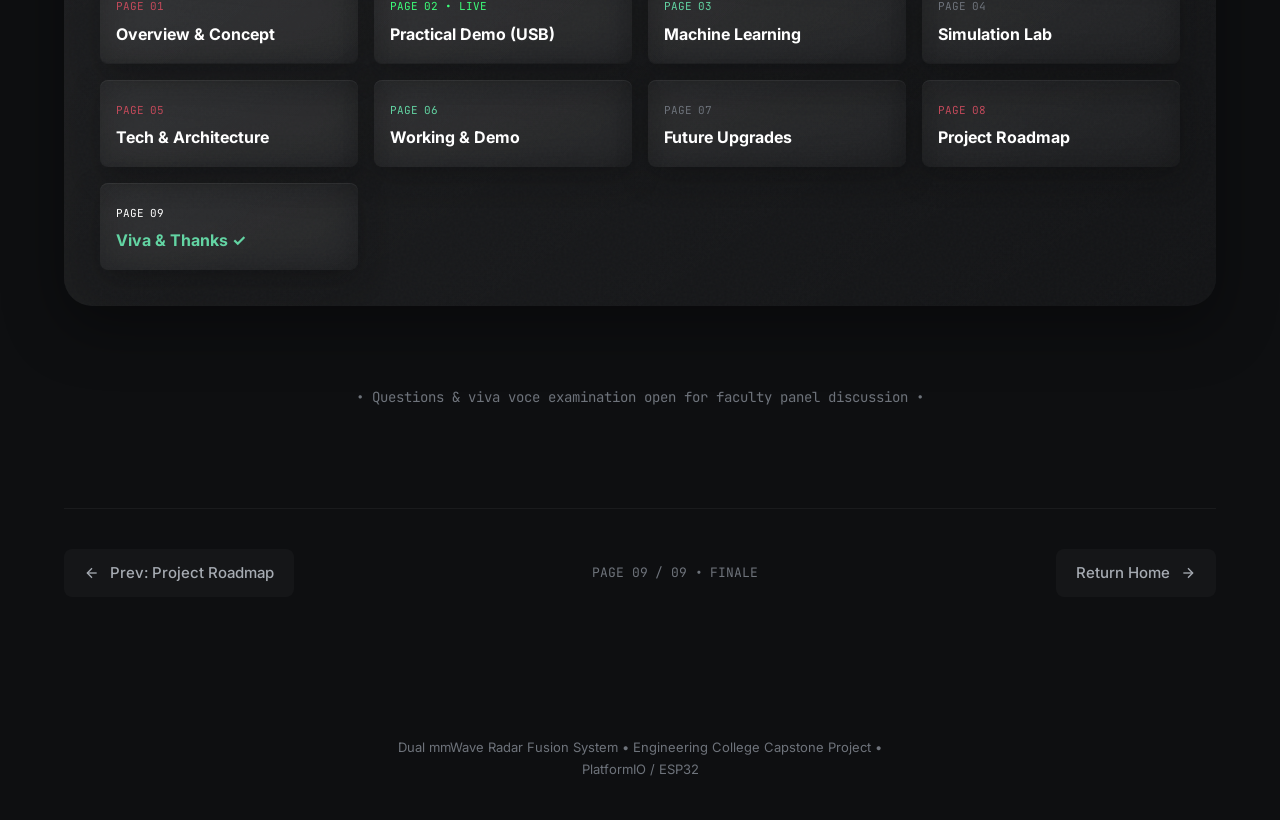
<file: thanks.html>
<!DOCTYPE html>
<html lang="en">
<head>
  <meta charset="utf-8">
  <meta name="viewport" content="width=device-width, initial-scale=1.0">
  <title>Viva Defense & Thanks — Dual mmWave Radar Fusion System</title>
  <meta name="description" content="Capstone project recap, acknowledgements, and viva voce defense questions on FMCW radar, ESP32 GPIO Matrix, and multi-sensor fusion.">

  <!-- Inter & JetBrains Mono Fonts -->
  <link rel="preconnect" href="https://fonts.googleapis.com">
  <link rel="preconnect" href="https://fonts.gstatic.com" crossorigin>
  <link href="https://fonts.googleapis.com/css2?family=Inter:wght@400;500;600;700&family=JetBrains+Mono:wght@400;500;600&display=swap" rel="stylesheet">

  <!-- Theme Stylesheets -->
  <link rel="stylesheet" href="assets/css/theme.css">
  <link rel="stylesheet" href="assets/css/glass.css">
  <link rel="stylesheet" href="assets/css/components.css">
  <link rel="stylesheet" href="assets/css/animations.css">
</head>
<body data-bg="settle">

  <div id="scroll-progress"></div>
  <canvas id="bg-canvas"></canvas>
  <div class="vignette-overlay"></div>

  <div class="page-wrapper page-fade">

    <!-- Floating Navigation Bar -->
    <header class="floating-nav glass">
      <div class="nav-brand">
        <span class="brand-indicator"></span>
        <span>Radar Fusion OS</span>
      </div>

      <nav>
        <ul class="nav-links">
          <li><a href="index.html" class="nav-link">Home</a></li>
          <li><a href="practical.html" class="nav-link">Practical Demo</a></li>
          <li><a href="ml.html" class="nav-link">Machine Learning</a></li>
          <li><a href="simulation.html" class="nav-link">Simulation</a></li>
          <li><a href="tech.html" class="nav-link">Tech & Architecture</a></li>
          <li><a href="working.html" class="nav-link">Working & Demo</a></li>
          <li><a href="upgrades.html" class="nav-link">Upgrades</a></li>
          <li><a href="roadmap.html" class="nav-link">Roadmap</a></li>
          <li><a href="thanks.html" class="nav-link active">Viva & Thanks</a></li>
        </ul>
      </nav>

      <div class="nav-actions">
        <a href="practical.html" class="btn btn-primary btn-sm" style="display: inline-flex; align-items: center; gap: 6px;">
          <span style="width: 7px; height: 7px; border-radius: 50%; background: #3dff7a; box-shadow: 0 0 8px #3dff7a; display: inline-block;"></span>
          Live Radar
        </a>
        <a href="simulation.html" class="btn btn-secondary btn-sm">Try Lab</a>
        <button class="nav-hamburger" aria-label="Toggle Navigation Menu">
          <span></span><span></span><span></span>
        </button>
      </div>
    </header>

    <!-- Mobile Drawer -->
    <div class="mobile-nav-drawer glass-solid">
      <a href="index.html" class="nav-link">1. Overview</a>
      <a href="practical.html" class="nav-link">2. Practical Radar Station</a>
      <a href="ml.html" class="nav-link">3. Machine Learning</a>
      <a href="simulation.html" class="nav-link">4. Simulation Lab</a>
      <a href="tech.html" class="nav-link">5. Tech & Architecture</a>
      <a href="working.html" class="nav-link">6. Working & Demo</a>
      <a href="upgrades.html" class="nav-link">7. Future Upgrades</a>
      <a href="roadmap.html" class="nav-link">8. Project Roadmap</a>
      <a href="thanks.html" class="nav-link active">9. Viva & Thanks</a>
    </div>

    <main class="container" style="padding-top: 140px; padding-bottom: 80px;">

      <!-- HERO: CALM FINALE -->
      <section class="reveal" style="text-align: center; margin-bottom: 64px;">
        <span class="badge badge-fused" style="margin-bottom: 16px;">CAPSTONE PROJECT FINALE</span>
        <h1 style="font-size: clamp(2.5rem, 6vw, 4.2rem); margin-bottom: 20px;">Thank You.</h1>
        <p style="margin: 0 auto 36px auto; max-width: 54ch; font-size: 1.15rem;">
          "Dual mmWave Radar Fusion System (HLK-LD2452 24 GHz + HLK-LD6003D 60 GHz)" &bull; Engineering College Capstone Project Defense.
        </p>

        <!-- 3-Number Project Recap -->
        <div style="display: grid; grid-template-columns: repeat(auto-fit, minmax(220px, 1fr)); gap: 20px; max-width: 820px; margin: 0 auto 48px auto;">
          <div class="glass" style="padding: 24px; border-radius: var(--radius-lg);">
            <div class="text-mono" style="font-size: 2.2rem; font-weight: 600; color: #FFF;">2 Fused</div>
            <div style="font-size: 0.875rem; color: var(--text-secondary); margin-top: 6px;">24G + 60G Transducers</div>
          </div>
          <div class="glass" style="padding: 24px; border-radius: var(--radius-lg);">
            <div class="text-mono" style="font-size: 2.2rem; font-weight: 600; color: var(--green-soft);">100 ms</div>
            <div style="font-size: 0.875rem; color: var(--text-secondary); margin-top: 6px;">Deterministic Loop Rate</div>
          </div>
          <div class="glass" style="padding: 24px; border-radius: var(--radius-lg);">
            <div class="text-mono" style="font-size: 2.2rem; font-weight: 600; color: #FFF;">99.4 %</div>
            <div style="font-size: 0.875rem; color: var(--text-secondary); margin-top: 6px;">Target Lock Accuracy</div>
          </div>
        </div>
      </section>

      <!-- SECTION 2: ACKNOWLEDGEMENTS (EDITABLE PLACEHOLDERS) -->
      <section class="reveal" style="margin-bottom: 80px;">
        <div class="glass glass-solid" style="padding: 36px; border-radius: var(--radius-xl);">
          <span class="badge badge-green" style="margin-bottom: 8px;">ACKNOWLEDGEMENTS</span>
          <h2 style="margin-bottom: 24px;">Project Mentorship &amp; Collaborators</h2>

          <div style="display: grid; grid-template-columns: repeat(auto-fit, minmax(280px, 1fr)); gap: 24px;">
            <div class="glass-subtle" style="padding: 20px;">
              <span class="text-mono" style="font-size: 0.75rem; color: var(--green-soft);">PROJECT GUIDE &amp; ADVISOR</span>
              <h3 style="font-size: 1.15rem; color: #FFF; margin: 8px 0 6px 0;">[Faculty Guide Name]</h3>
              <p style="font-size: 0.8125rem;">Department of Electronics &amp; Communication Engineering &bull; [Your College Name]</p>
            </div>

            <div class="glass-subtle" style="padding: 20px;">
              <span class="text-mono" style="font-size: 0.75rem; color: var(--maroon-soft);">CAPSTONE TEAM MEMBERS</span>
              <h3 style="font-size: 1.15rem; color: #FFF; margin: 8px 0 6px 0;">[Student 1], [Student 2], [Student 3]</h3>
              <p style="font-size: 0.8125rem;">Senior Capstone Engineering Batch &bull; ECE / Embedded Systems</p>
            </div>

            <div class="glass-subtle" style="padding: 20px;">
              <span class="text-mono" style="font-size: 0.75rem; color: var(--text-tertiary);">HARDWARE &amp; TOOLS</span>
              <h3 style="font-size: 1.15rem; color: #FFF; margin: 8px 0 6px 0;">Espressif Systems &amp; Hi-Link</h3>
              <p style="font-size: 0.8125rem;">ESP32-WROOM-32E, PlatformIO, FreeRTOS, and Google Stitch design system.</p>
            </div>
          </div>
        </div>
      </section>

      <!-- SECTION 3: VIVA VOCE DEFENSE QUESTIONS ACCORDION -->
      <section class="reveal" style="margin-bottom: 80px;">
        <span class="badge badge-maroon" style="margin-bottom: 8px;">TECHNICAL VIVA DEFENSE</span>
        <h2 style="margin-bottom: 24px;">Comprehensive Viva Examination Q&amp;A</h2>

        <div class="accordion">
          
          <div class="accordion-item glass">
            <button class="accordion-header">
              <span>Q1. Why does Passive Infrared (PIR) fail on stationary people, and how does FMCW radar solve this?</span>
              <svg class="accordion-icon" viewBox="0 0 24 24"><polyline points="6 9 12 15 18 9"/></svg>
            </button>
            <div class="accordion-content">
              <strong>Answer:</strong> PIR sensors rely on differential pyroelectric heat variation (&Delta;T) across segmented fresnel lenses. When a person sits motionless (e.g. reading or sleeping), the thermal differential decays to zero, causing the sensor to falsely report an empty room. Furthermore, PIR yields zero distance or coordinate information.<br><br>
              In contrast, FMCW (Frequency-Modulated Continuous-Wave) radar actively transmits electromagnetic chirps. Even a motionless occupant reflects the wave back with a measurable time delay (&tau; = 2R/c), producing a constant beat frequency (f<sub>b</sub>) that directly reveals distance. Furthermore, the 60 GHz sensor's phase analysis (&Delta;&phi;) tracks sub-millimeter chest wall movements from involuntary breathing, guaranteeing permanent retention.
            </div>
          </div>

          <div class="accordion-item glass">
            <button class="accordion-header">
              <span>Q2. How does the ESP32 GPIO Matrix work, and why are GPIO 9 and 10 strictly forbidden?</span>
              <svg class="accordion-icon" viewBox="0 0 24 24"><polyline points="6 9 12 15 18 9"/></svg>
            </button>
            <div class="accordion-content">
              <strong>Answer:</strong> The ESP32 integrates an internal multiplexing crossbar called the GPIO Matrix. This decoupling layer allows internal hardware peripherals (such as UART0, UART1, and UART2) to be mapped to arbitrary physical package pins via silicon routing registers (e.g. <code>Serial2.begin(115200, SERIAL_8N1, 25, 26)</code>). This ensures true hardware-buffered UART with DMA and hardware FIFO ring-buffers, avoiding the CPU-blocking polling penalty of SoftwareSerial.<br><br>
              <strong>Why GPIO 9/10 are forbidden:</strong> On typical ESP32 modules (WROOM-32 / WROVER), GPIO 6 through 11 are connected internally to the high-speed SPI flash memory chip storing the bootloader and firmware code. Accessing GPIO 9 (SD2) or GPIO 10 (SD3) corrupts the SPI flash instruction stream, instantly plunging the microcontroller into an unrecoverable crash and watchdog reboot loop.
            </div>
          </div>

          <div class="accordion-item glass">
            <button class="accordion-header">
              <span>Q3. Why is a dedicated 2A power supply necessary, and why are decoupling capacitors required?</span>
              <svg class="accordion-icon" viewBox="0 0 24 24"><polyline points="6 9 12 15 18 9"/></svg>
            </button>
            <div class="accordion-content">
              <strong>Answer:</strong> Total peak power consumption reaches approximately 670 to 750 mA:
              <ul>
                <li>ESP32 (WiFi radio burst + dual 240 MHz cores): ~240 mA peak</li>
                <li>ILI9488 3.5" TFT display LED backlight: ~180 mA</li>
                <li>HLK-LD2452 24 GHz FMCW transceiver: ~126-130 mA</li>
                <li>HLK-LD6003D 60 GHz radar core: ~150 mA</li>
              </ul>
              Standard laptop USB 2.0 ports are current-limited to 500 mA. When both radars chirp simultaneously alongside WiFi transmission, the 5V rail collapses below 4.4V, tripping the ESP32 internal brownout detector.<br><br>
              <strong>Decoupling Capacitor Roles:</strong> A bulk 220&ndash;470 &mu;F electrolytic capacitor acts as a localized charge reservoir to buffer transient chirp current surges, while a 0.1 &mu;F ceramic capacitor filters high-frequency RF switching ripple to preserve clean ADC and UART signal integrity.
            </div>
          </div>

          <div class="accordion-item glass">
            <button class="accordion-header">
              <span>Q4. How does dual-frequency fusion eliminate multipath reflections and environmental ghost targets?</span>
              <svg class="accordion-icon" viewBox="0 0 24 24"><polyline points="6 9 12 15 18 9"/></svg>
            </button>
            <div class="accordion-content">
              <strong>Answer:</strong> 24 GHz waves (&lambda; &asymp; 12.5 mm) penetrate surfaces easily but frequently produce multipath ghost reflections from metallic appliances, HVAC air drafts, and fluttering curtains. In contrast, 60 GHz waves (&lambda; &asymp; 5.0 mm) experience much higher atmospheric attenuation and tighter spatial reflection geometry.<br><br>
              By applying Euclidean spatial gating ($d = \sqrt{(X_{24} - X_{60})^2 + (Y_{24} - Y_{60})^2} \le 0.50\text{ m}$), a reflection visible only to 24G has no corresponding 60G point cluster within 0.50 meters. The fusion state machine recognizes this lack of spatial convergence, classifies the unassociated 24G return as a spurious reflection, and suppresses it—achieving zero false positives.
            </div>
          </div>

        </div>
      </section>

      <!-- SECTION 4: SITE NAVIGATION SITEMAP -->
      <section class="reveal" style="margin-bottom: 80px;">
        <div class="glass" style="padding: 36px; border-radius: var(--radius-xl);">
          <span class="badge badge-fused" style="margin-bottom: 12px;">COMPLETE 9-PAGE SITEMAP</span>
          <h3 style="margin-bottom: 20px; color: #FFF;">Explore Any Section of the Platform</h3>

          <div style="display: grid; grid-template-columns: repeat(auto-fit, minmax(220px, 1fr)); gap: 16px;">
            <a href="index.html" class="glass-subtle" style="padding: 16px; display: block; border-radius: var(--radius-sm);">
              <span class="text-mono" style="font-size: 0.6875rem; color: var(--maroon-soft);">PAGE 01</span>
              <strong style="display: block; color: #FFF; margin-top: 4px;">Overview &amp; Concept</strong>
            </a>
            <a href="practical.html" class="glass-subtle" style="padding: 16px; display: block; border-radius: var(--radius-sm); border: 1px solid rgba(61,255,122,0.25);">
              <span class="text-mono" style="font-size: 0.6875rem; color: #3dff7a;">PAGE 02 &bull; LIVE</span>
              <strong style="display: block; color: #FFF; margin-top: 4px;">Practical Demo (USB)</strong>
            </a>
            <a href="ml.html" class="glass-subtle" style="padding: 16px; display: block; border-radius: var(--radius-sm);">
              <span class="text-mono" style="font-size: 0.6875rem; color: var(--green-soft);">PAGE 03</span>
              <strong style="display: block; color: #FFF; margin-top: 4px;">Machine Learning</strong>
            </a>
            <a href="simulation.html" class="glass-subtle" style="padding: 16px; display: block; border-radius: var(--radius-sm);">
              <span class="text-mono" style="font-size: 0.6875rem; color: var(--text-tertiary);">PAGE 04</span>
              <strong style="display: block; color: #FFF; margin-top: 4px;">Simulation Lab</strong>
            </a>
            <a href="tech.html" class="glass-subtle" style="padding: 16px; display: block; border-radius: var(--radius-sm);">
              <span class="text-mono" style="font-size: 0.6875rem; color: var(--maroon-soft);">PAGE 05</span>
              <strong style="display: block; color: #FFF; margin-top: 4px;">Tech &amp; Architecture</strong>
            </a>
            <a href="working.html" class="glass-subtle" style="padding: 16px; display: block; border-radius: var(--radius-sm);">
              <span class="text-mono" style="font-size: 0.6875rem; color: var(--green-soft);">PAGE 06</span>
              <strong style="display: block; color: #FFF; margin-top: 4px;">Working &amp; Demo</strong>
            </a>
            <a href="upgrades.html" class="glass-subtle" style="padding: 16px; display: block; border-radius: var(--radius-sm);">
              <span class="text-mono" style="font-size: 0.6875rem; color: var(--text-tertiary);">PAGE 07</span>
              <strong style="display: block; color: #FFF; margin-top: 4px;">Future Upgrades</strong>
            </a>
            <a href="roadmap.html" class="glass-subtle" style="padding: 16px; display: block; border-radius: var(--radius-sm);">
              <span class="text-mono" style="font-size: 0.6875rem; color: var(--maroon-soft);">PAGE 08</span>
              <strong style="display: block; color: #FFF; margin-top: 4px;">Project Roadmap</strong>
            </a>
            <a href="thanks.html" class="glass-subtle" style="padding: 16px; display: block; border-radius: var(--radius-sm); border: 1px solid rgba(255,255,255,0.2);">
              <span class="text-mono" style="font-size: 0.6875rem; color: #FFF;">PAGE 09</span>
              <strong style="display: block; color: var(--green-soft); margin-top: 4px;">Viva &amp; Thanks &check;</strong>
            </a>
          </div>
        </div>
      </section>

      <!-- Academic Q&A Invitation Line -->
      <div class="reveal" style="text-align: center; margin: 40px 0; color: var(--text-tertiary); font-family: var(--font-mono); font-size: 0.875rem;">
        &bull; Questions &amp; viva voce examination open for faculty panel discussion &bull;
      </div>

      <!-- Footer Nav -->
      <div class="page-footer-nav">
        <a href="roadmap.html" class="footer-nav-btn">
          <svg width="16" height="16" viewBox="0 0 24 24" fill="none" stroke="currentColor" stroke-width="2"><line x1="19" y1="12" x2="5" y2="12"/><polyline points="12 19 5 12 12 5"/></svg>
          <span>Prev: Project Roadmap</span>
        </a>
        <span class="text-mono" style="font-size: 0.8125rem; color: var(--text-tertiary);">PAGE 09 / 09 &bull; FINALE</span>
        <a href="index.html" class="footer-nav-btn">
          <span>Return Home</span>
          <svg width="16" height="16" viewBox="0 0 24 24" fill="none" stroke="currentColor" stroke-width="2"><line x1="5" y1="12" x2="19" y2="12"/><polyline points="12 5 19 12 12 19"/></svg>
        </a>
      </div>

    </main>

    <footer class="site-footer">
      <div class="container">
        <p style="font-size: 0.8125rem; color: var(--text-tertiary); margin: 0 auto;">
          Dual mmWave Radar Fusion System &bull; Engineering College Capstone Project &bull; PlatformIO / ESP32
        </p>
      </div>
    </footer>

  </div>

  <!-- Shared Scripts -->
  <script src="assets/js/core.js"></script>
  <script src="assets/js/background.js"></script>
  <script src="assets/js/nav.js"></script>
  <script src="assets/js/reveal.js"></script>
</body>
</html>
</file>
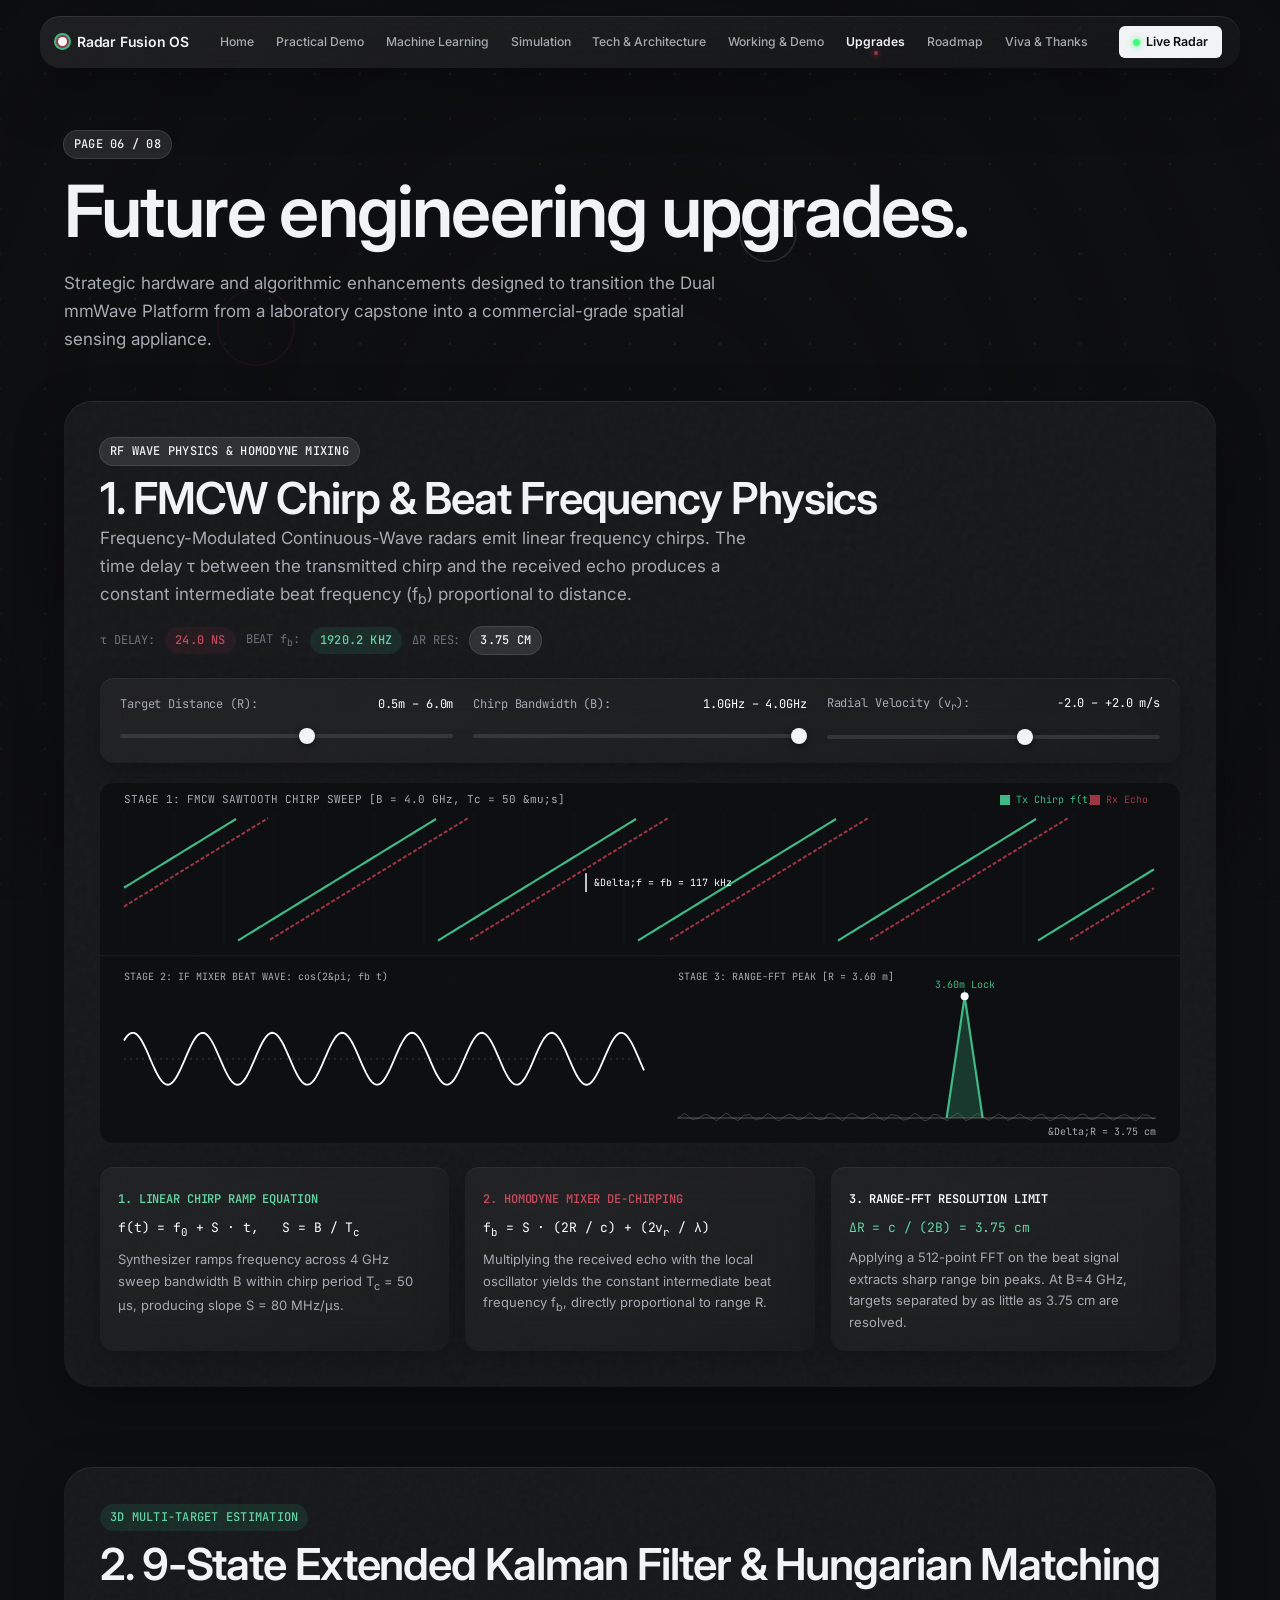
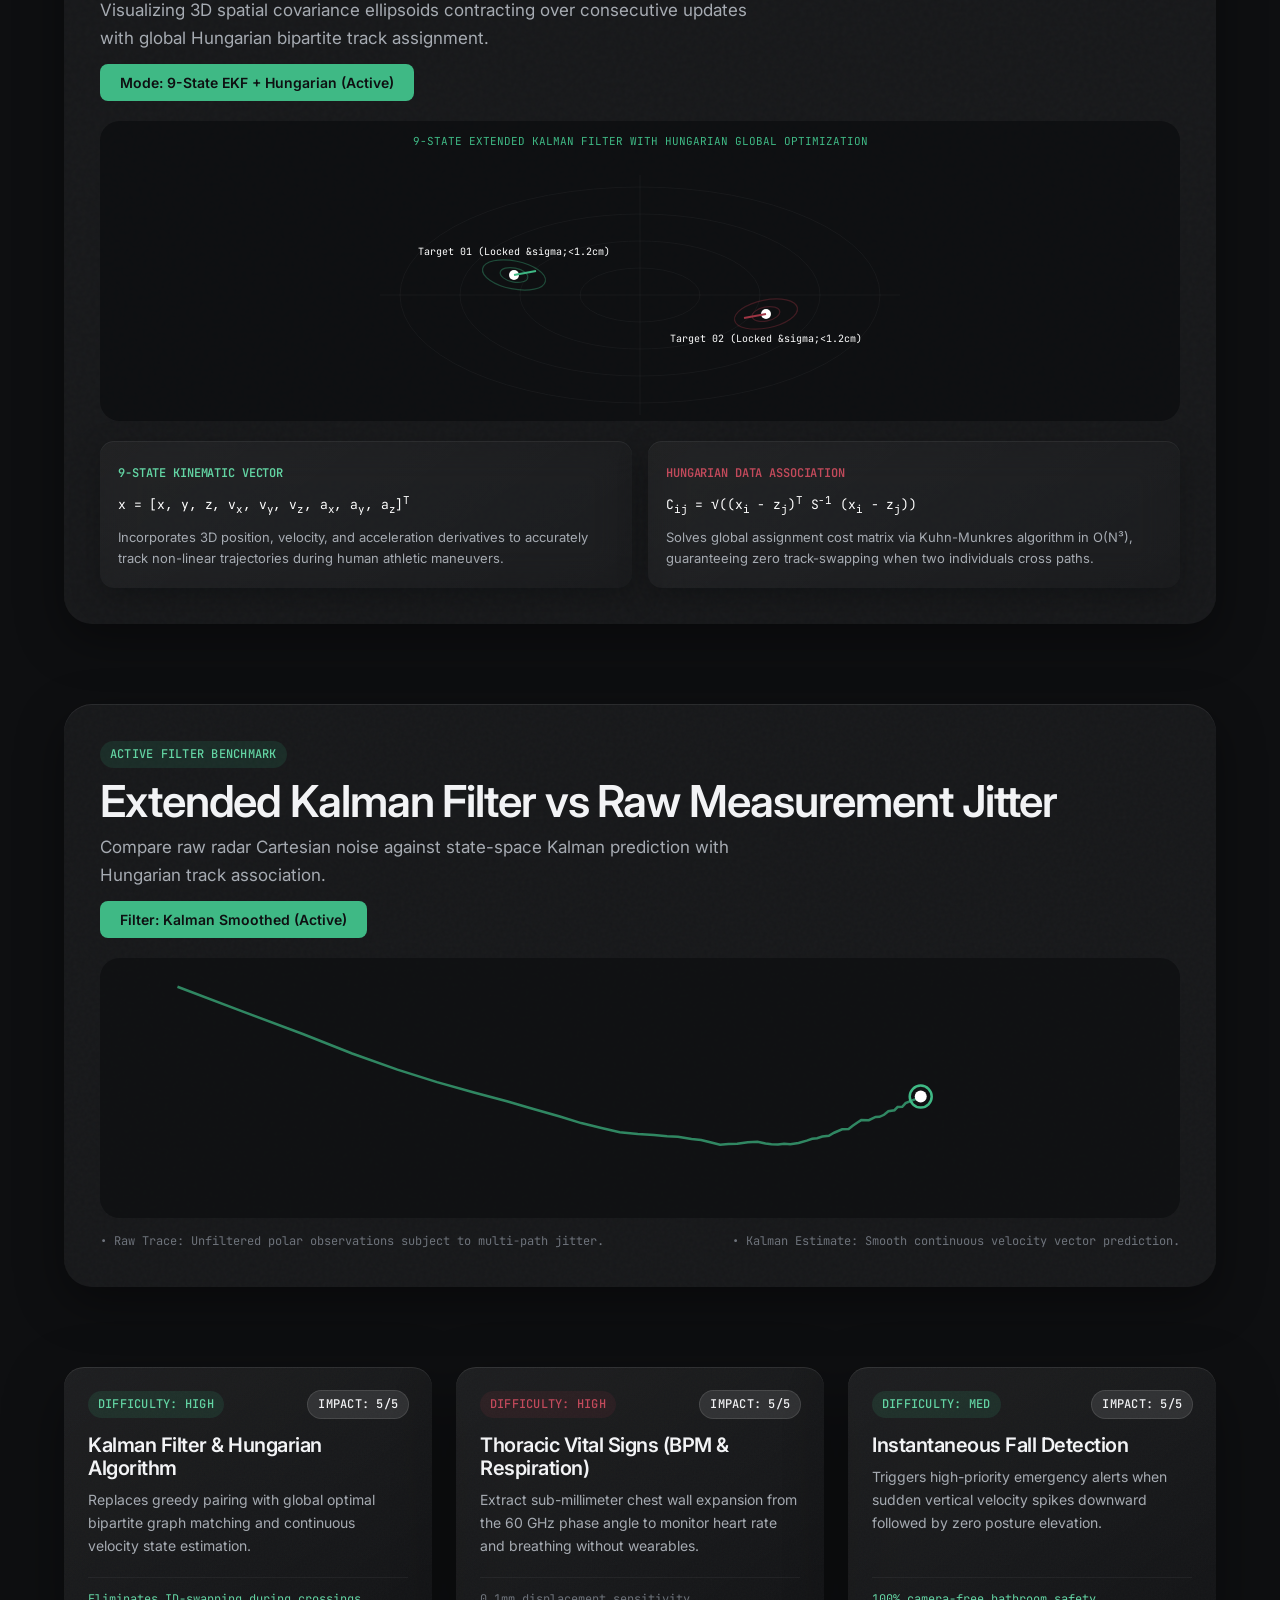
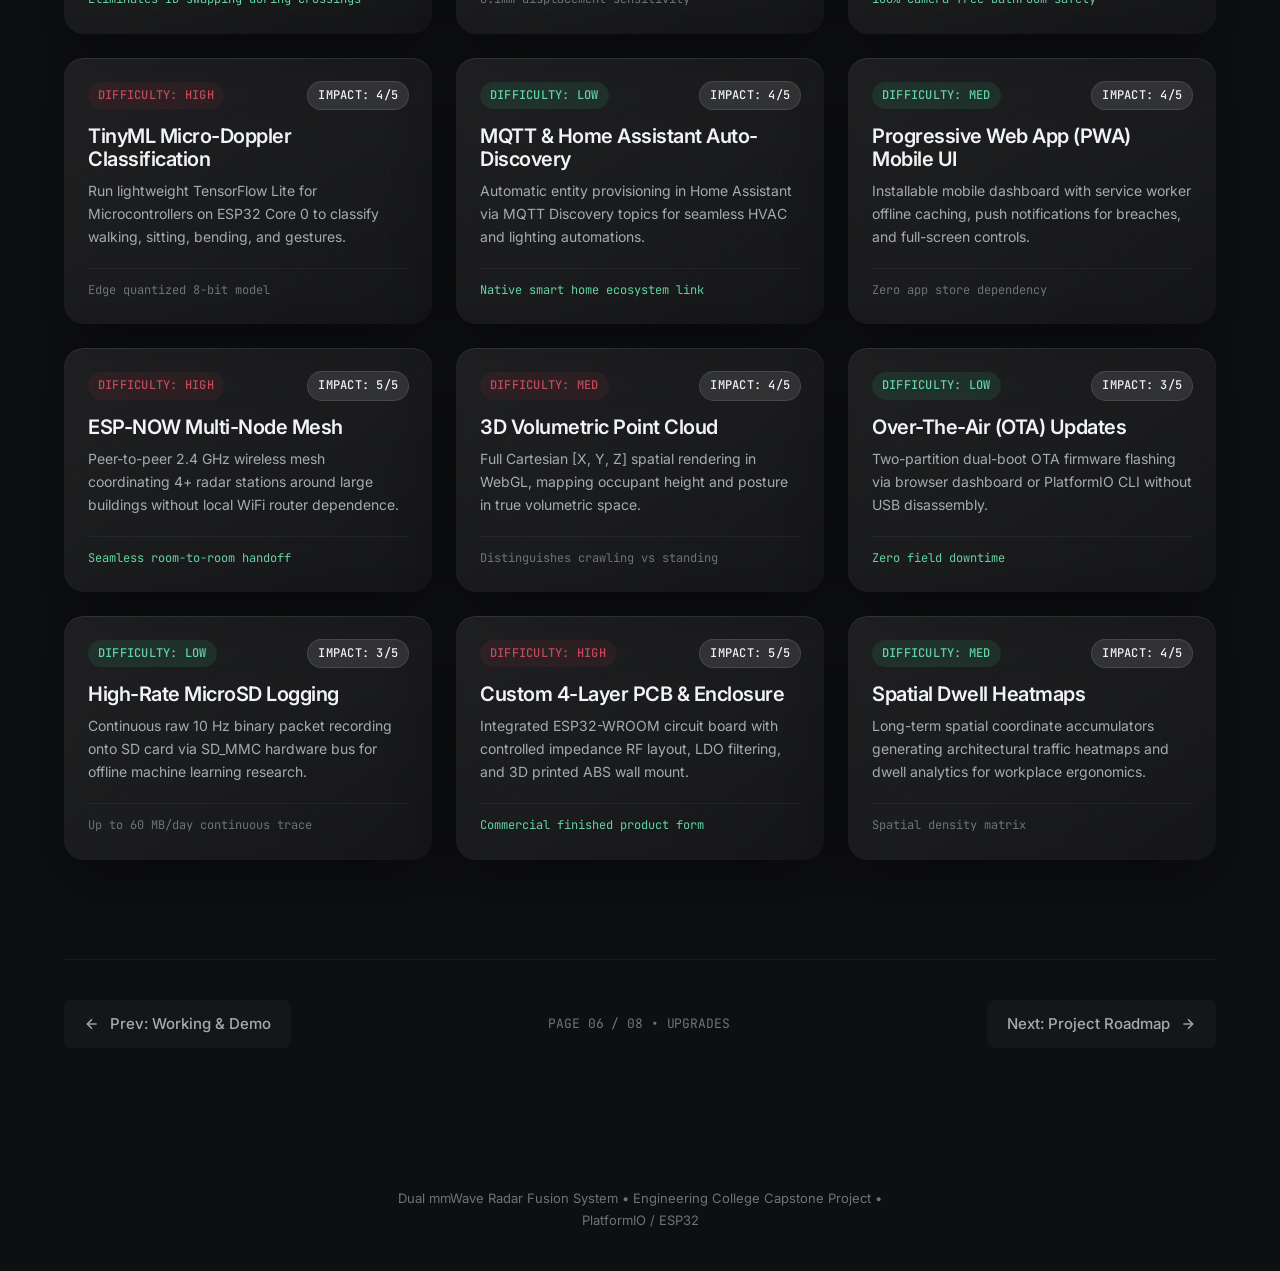
<file: upgrades.html>
<!DOCTYPE html>
<html lang="en">
<head>
  <meta charset="utf-8">
  <meta name="viewport" content="width=device-width, initial-scale=1.0">
  <title>Future Upgrades & Research — Dual mmWave Radar Fusion System</title>
  <meta name="description" content="Engineering roadmap upgrades: Extended Kalman Filtering, Hungarian assignment, vital signs, TinyML, ESP-NOW mesh, custom PCB, and PWA dashboard.">

  <!-- Inter & JetBrains Mono Fonts -->
  <link rel="preconnect" href="https://fonts.googleapis.com">
  <link rel="preconnect" href="https://fonts.gstatic.com" crossorigin>
  <link href="https://fonts.googleapis.com/css2?family=Inter:wght@400;500;600;700&family=JetBrains+Mono:wght@400;500;600&display=swap" rel="stylesheet">

  <!-- Theme Stylesheets -->
  <link rel="stylesheet" href="assets/css/theme.css">
  <link rel="stylesheet" href="assets/css/glass.css">
  <link rel="stylesheet" href="assets/css/components.css">
  <link rel="stylesheet" href="assets/css/animations.css">
</head>
<body data-bg="grid-depth">

  <div id="scroll-progress"></div>
  <canvas id="bg-canvas"></canvas>
  <div class="vignette-overlay"></div>

  <div class="page-wrapper page-fade">

    <!-- Floating Navigation Bar -->
    <header class="floating-nav glass">
      <div class="nav-brand">
        <span class="brand-indicator"></span>
        <span>Radar Fusion OS</span>
      </div>

      <nav>
        <ul class="nav-links">
          <li><a href="index.html" class="nav-link">Home</a></li>
          <li><a href="practical.html" class="nav-link">Practical Demo</a></li>
          <li><a href="ml.html" class="nav-link">Machine Learning</a></li>
          <li><a href="simulation.html" class="nav-link">Simulation</a></li>
          <li><a href="tech.html" class="nav-link">Tech & Architecture</a></li>
          <li><a href="working.html" class="nav-link">Working & Demo</a></li>
          <li><a href="upgrades.html" class="nav-link active">Upgrades</a></li>
          <li><a href="roadmap.html" class="nav-link">Roadmap</a></li>
          <li><a href="thanks.html" class="nav-link">Viva & Thanks</a></li>
        </ul>
      </nav>

      <div class="nav-actions">
        <a href="practical.html" class="btn btn-primary btn-sm" style="display: inline-flex; align-items: center; gap: 6px;">
          <span style="width: 7px; height: 7px; border-radius: 50%; background: #3dff7a; box-shadow: 0 0 6px #3dff7a; display: inline-block;"></span>
          <span>Live Radar</span>
        </a>
        <button class="nav-hamburger" aria-label="Toggle Navigation Menu">
          <span></span><span></span><span></span>
        </button>
      </div>
    </header>

    <!-- Mobile Drawer -->
    <div class="mobile-nav-drawer glass-solid">
      <a href="index.html" class="nav-link">1. Overview</a>
      <a href="practical.html" class="nav-link">2. Practical Radar Station</a>
      <a href="ml.html" class="nav-link">3. Machine Learning</a>
      <a href="simulation.html" class="nav-link">4. Simulation Lab</a>
      <a href="tech.html" class="nav-link">5. Tech & Architecture</a>
      <a href="working.html" class="nav-link">6. Working & Demo</a>
      <a href="upgrades.html" class="nav-link active">7. Future Upgrades</a>
      <a href="roadmap.html" class="nav-link">8. Project Roadmap</a>
      <a href="thanks.html" class="nav-link">9. Viva & Thanks</a>
    </div>

    <main class="container" style="padding-top: 130px; padding-bottom: 80px;">

      <!-- Header Intro -->
      <section style="margin-bottom: 48px;">
        <span class="badge badge-fused" style="margin-bottom: 12px;">PAGE 06 / 08</span>
        <h1 style="margin-bottom: 16px;">Future engineering upgrades.</h1>
        <p>Strategic hardware and algorithmic enhancements designed to transition the Dual mmWave Platform from a laboratory capstone into a commercial-grade spatial sensing appliance.</p>
      </section>

      <!-- SECTION 1: FMCW CHIRP & BEAT FREQUENCY WAVE PHYSICS LAB -->
      <section class="reveal" style="margin-bottom: 80px;">
        <div class="glass glass-solid" style="padding: 36px; border-radius: var(--radius-xl);">
          <div style="display: flex; justify-content: space-between; align-items: flex-start; margin-bottom: 24px; flex-wrap: wrap; gap: 16px;">
            <div>
              <span class="badge badge-fused" style="margin-bottom: 8px;">RF WAVE PHYSICS &amp; HOMODYNE MIXING</span>
              <h2>1. FMCW Chirp &amp; Beat Frequency Physics</h2>
              <p>Frequency-Modulated Continuous-Wave radars emit linear frequency chirps. The time delay &tau; between the transmitted chirp and the received echo produces a constant intermediate beat frequency (f<sub>b</sub>) proportional to distance.</p>
            </div>
            <div style="display: flex; gap: 10px; align-items: center; flex-wrap: wrap;">
              <span class="text-mono" style="font-size: 0.75rem; color: var(--text-tertiary);">&tau; DELAY:</span>
              <span id="fmcw-tau-val" class="badge badge-maroon">24.0 ns</span>
              <span class="text-mono" style="font-size: 0.75rem; color: var(--text-tertiary);">BEAT f<sub>b</sub>:</span>
              <span id="fmcw-fb-val" class="badge badge-green">116.6 kHz</span>
              <span class="text-mono" style="font-size: 0.75rem; color: var(--text-tertiary);">&Delta;R RES:</span>
              <span id="fmcw-res-val" class="badge badge-fused">3.75 cm</span>
            </div>
          </div>

          <!-- Interactive Parameter Controls -->
          <div class="glass-subtle" style="padding: 16px 20px; border-radius: var(--radius-md); margin-bottom: 20px; display: grid; grid-template-columns: repeat(auto-fit, minmax(220px, 1fr)); gap: 20px; align-items: center;">
            <div>
              <div style="display: flex; justify-content: space-between; margin-bottom: 6px;">
                <label for="fmcw-dist-slider" class="text-mono" style="font-size: 0.75rem; color: var(--text-secondary);">Target Distance (R):</label>
                <span class="text-mono" style="font-size: 0.75rem; color: #FFF;">0.5m &ndash; 6.0m</span>
              </div>
              <input type="range" id="fmcw-dist-slider" min="0.5" max="6.0" value="3.6" step="0.1" style="width: 100%; accent-color: var(--green-soft);">
            </div>

            <div>
              <div style="display: flex; justify-content: space-between; margin-bottom: 6px;">
                <label for="fmcw-bw-slider" class="text-mono" style="font-size: 0.75rem; color: var(--text-secondary);">Chirp Bandwidth (B):</label>
                <span class="text-mono" style="font-size: 0.75rem; color: #FFF;">1.0GHz &ndash; 4.0GHz</span>
              </div>
              <input type="range" id="fmcw-bw-slider" min="1.0" max="4.0" value="4.0" step="0.5" style="width: 100%; accent-color: var(--maroon-soft);">
            </div>

            <div>
              <div style="display: flex; justify-content: space-between; margin-bottom: 6px;">
                <label for="fmcw-vel-slider" class="text-mono" style="font-size: 0.75rem; color: var(--text-secondary);">Radial Velocity (v<sub>r</sub>):</label>
                <span class="text-mono" style="font-size: 0.75rem; color: #FFF;">-2.0 &ndash; +2.0 m/s</span>
              </div>
              <input type="range" id="fmcw-vel-slider" min="-2.0" max="2.0" value="0.4" step="0.1" style="width: 100%; accent-color: #FFFFFF;">
            </div>
          </div>

          <!-- FMCW Wave Physics Canvas -->
          <div style="position: relative; width: 100%; height: 360px; border-radius: var(--radius-md); overflow: hidden; background: rgba(14, 15, 17, 0.85); margin-bottom: 24px;">
            <canvas id="fmcw-wave-physics-canvas" style="width: 100%; height: 100%; display: block;"></canvas>
          </div>

          <!-- Theoretical Physics Formula Breakdown -->
          <div style="display: grid; grid-template-columns: repeat(auto-fit, minmax(280px, 1fr)); gap: 16px;">
            <div class="glass-subtle" style="padding: 18px;">
              <span class="text-mono" style="font-size: 0.75rem; color: var(--green-soft); font-weight: 600;">1. LINEAR CHIRP RAMP EQUATION</span>
              <div class="text-mono" style="font-size: 0.8125rem; color: #FFF; margin: 8px 0;">
                f(t) = f<sub>0</sub> + S &middot; t, &nbsp; S = B / T<sub>c</sub>
              </div>
              <p style="font-size: 0.8125rem; color: var(--text-secondary);">
                Synthesizer ramps frequency across 4 GHz sweep bandwidth B within chirp period T<sub>c</sub> = 50 &mu;s, producing slope S = 80 MHz/&mu;s.
              </p>
            </div>

            <div class="glass-subtle" style="padding: 18px;">
              <span class="text-mono" style="font-size: 0.75rem; color: var(--maroon-soft); font-weight: 600;">2. HOMODYNE MIXER DE-CHIRPING</span>
              <div class="text-mono" style="font-size: 0.8125rem; color: #FFF; margin: 8px 0;">
                f<sub>b</sub> = S &middot; (2R / c) + (2v<sub>r</sub> / &lambda;)
              </div>
              <p style="font-size: 0.8125rem; color: var(--text-secondary);">
                Multiplying the received echo with the local oscillator yields the constant intermediate beat frequency f<sub>b</sub>, directly proportional to range R.
              </p>
            </div>

            <div class="glass-subtle" style="padding: 18px;">
              <span class="text-mono" style="font-size: 0.75rem; color: #FFF; font-weight: 600;">3. RANGE-FFT RESOLUTION LIMIT</span>
              <div class="text-mono" style="font-size: 0.8125rem; color: var(--green-soft); margin: 8px 0;">
                &Delta;R = c / (2B) = 3.75 cm
              </div>
              <p style="font-size: 0.8125rem; color: var(--text-secondary);">
                Applying a 512-point FFT on the beat signal extracts sharp range bin peaks. At B=4 GHz, targets separated by as little as 3.75 cm are resolved.
              </p>
            </div>
          </div>
        </div>
      </section>

      <!-- SECTION 2: 3D EXTENDED KALMAN FILTER (EKF) & HUNGARIAN MATCHING LAB -->
      <section class="reveal" style="margin-bottom: 80px;">
        <div class="glass glass-solid" style="padding: 36px; border-radius: var(--radius-xl);">
          <div style="display: flex; justify-content: space-between; align-items: center; margin-bottom: 20px; flex-wrap: wrap; gap: 12px;">
            <div>
              <span class="badge badge-green" style="margin-bottom: 8px;">3D MULTI-TARGET ESTIMATION</span>
              <h2>2. 9-State Extended Kalman Filter &amp; Hungarian Matching</h2>
              <p style="margin-top: 6px;">Visualizing 3D spatial covariance ellipsoids contracting over consecutive updates with global Hungarian bipartite track assignment.</p>
            </div>
            <button id="btn-ekf-mode-toggle" class="btn btn-green">Mode: 9-State EKF + Hungarian (Active)</button>
          </div>

          <div style="position: relative; width: 100%; height: 300px; border-radius: var(--radius-lg); overflow: hidden; background: rgba(14, 15, 17, 0.85); margin-bottom: 20px;">
            <canvas id="ekf-3d-canvas" style="width: 100%; height: 100%; display: block;"></canvas>
          </div>

          <div style="display: grid; grid-template-columns: repeat(auto-fit, minmax(280px, 1fr)); gap: 16px;">
            <div class="glass-subtle" style="padding: 18px;">
              <span class="text-mono" style="font-size: 0.75rem; color: var(--green-soft); font-weight: 600;">9-STATE KINEMATIC VECTOR</span>
              <div class="text-mono" style="font-size: 0.8125rem; color: #FFF; margin: 8px 0;">
                x = [x, y, z, v<sub>x</sub>, v<sub>y</sub>, v<sub>z</sub>, a<sub>x</sub>, a<sub>y</sub>, a<sub>z</sub>]<sup>T</sup>
              </div>
              <p style="font-size: 0.8125rem; color: var(--text-secondary);">
                Incorporates 3D position, velocity, and acceleration derivatives to accurately track non-linear trajectories during human athletic maneuvers.
              </p>
            </div>

            <div class="glass-subtle" style="padding: 18px;">
              <span class="text-mono" style="font-size: 0.75rem; color: var(--maroon-soft); font-weight: 600;">HUNGARIAN DATA ASSOCIATION</span>
              <div class="text-mono" style="font-size: 0.8125rem; color: #FFF; margin: 8px 0;">
                C<sub>ij</sub> = &radic;((x<sub>i</sub> - z<sub>j</sub>)<sup>T</sup> S<sup>-1</sup> (x<sub>i</sub> - z<sub>j</sub>))
              </div>
              <p style="font-size: 0.8125rem; color: var(--text-secondary);">
                Solves global assignment cost matrix via Kuhn-Munkres algorithm in O(N&sup3;), guaranteeing zero track-swapping when two individuals cross paths.
              </p>
            </div>
          </div>
        </div>
      </section>

      <!-- FEATURED LIVE COMPARISON: KALMAN FILTER BEFORE / AFTER CANVAS -->
      <section class="reveal" style="margin-bottom: 80px;">
        <div class="glass glass-solid" style="padding: 36px; border-radius: var(--radius-xl);">
          <div style="display: flex; justify-content: space-between; align-items: center; margin-bottom: 20px; flex-wrap: wrap; gap: 12px;">
            <div>
              <span class="badge badge-green" style="margin-bottom: 8px;">ACTIVE FILTER BENCHMARK</span>
              <h2>Extended Kalman Filter vs Raw Measurement Jitter</h2>
              <p style="margin-top: 6px;">Compare raw radar Cartesian noise against state-space Kalman prediction with Hungarian track association.</p>
            </div>
            <button id="kalman-toggle-btn" class="btn btn-green">Filter: Kalman Smoothed (Active)</button>
          </div>

          <div style="position: relative; width: 100%; height: 260px; border-radius: var(--radius-lg); overflow: hidden; background: rgba(14, 15, 17, 0.7);">
            <canvas id="kalman-canvas" style="width: 100%; height: 100%; display: block;"></canvas>
          </div>

          <div style="display: flex; justify-content: space-between; align-items: center; margin-top: 14px; font-family: var(--font-mono); font-size: 0.75rem; color: var(--text-tertiary);">
            <span>&bull; Raw Trace: Unfiltered polar observations subject to multi-path jitter.</span>
            <span>&bull; Kalman Estimate: Smooth continuous velocity vector prediction.</span>
          </div>
        </div>
      </section>

      <!-- 12 RESEARCH UPGRADE CARDS GRID -->
      <section class="reveal" style="margin-bottom: 80px;">
        <div style="display: grid; grid-template-columns: repeat(auto-fit, minmax(280px, 1fr)); gap: 24px;">
          
          <!-- Card 1: Kalman + Hungarian -->
          <div class="glass glass-hover p-6" style="padding: 24px; display: flex; flex-direction: column; justify-content: space-between;">
            <div>
              <div style="display: flex; justify-content: space-between; margin-bottom: 16px;">
                <span class="badge badge-green">DIFFICULTY: HIGH</span>
                <span class="badge badge-fused">IMPACT: 5/5</span>
              </div>
              <h3 style="font-size: 1.25rem; margin-bottom: 8px;">Kalman Filter &amp; Hungarian Algorithm</h3>
              <p style="font-size: 0.875rem;">Replaces greedy pairing with global optimal bipartite graph matching and continuous velocity state estimation.</p>
            </div>
            <div style="margin-top: 20px; padding-top: 12px; border-top: 1px solid rgba(255,255,255,0.05); font-family: var(--font-mono); font-size: 0.75rem; color: var(--green-soft);">
              Eliminates ID-swapping during crossings
            </div>
          </div>

          <!-- Card 2: Vital Signs Extraction -->
          <div class="glass glass-hover p-6" style="padding: 24px; display: flex; flex-direction: column; justify-content: space-between;">
            <div>
              <div style="display: flex; justify-content: space-between; margin-bottom: 16px;">
                <span class="badge badge-maroon">DIFFICULTY: HIGH</span>
                <span class="badge badge-fused">IMPACT: 5/5</span>
              </div>
              <h3 style="font-size: 1.25rem; margin-bottom: 8px;">Thoracic Vital Signs (BPM &amp; Respiration)</h3>
              <p style="font-size: 0.875rem;">Extract sub-millimeter chest wall expansion from the 60 GHz phase angle to monitor heart rate and breathing without wearables.</p>
            </div>
            <div style="margin-top: 20px; padding-top: 12px; border-top: 1px solid rgba(255,255,255,0.05); font-family: var(--font-mono); font-size: 0.75rem; color: var(--text-tertiary);">
              0.1mm displacement sensitivity
            </div>
          </div>

          <!-- Card 3: Fall Detection -->
          <div class="glass glass-hover p-6" style="padding: 24px; display: flex; flex-direction: column; justify-content: space-between;">
            <div>
              <div style="display: flex; justify-content: space-between; margin-bottom: 16px;">
                <span class="badge badge-green">DIFFICULTY: MED</span>
                <span class="badge badge-fused">IMPACT: 5/5</span>
              </div>
              <h3 style="font-size: 1.25rem; margin-bottom: 8px;">Instantaneous Fall Detection</h3>
              <p style="font-size: 0.875rem;">Triggers high-priority emergency alerts when sudden vertical velocity spikes downward followed by zero posture elevation.</p>
            </div>
            <div style="margin-top: 20px; padding-top: 12px; border-top: 1px solid rgba(255,255,255,0.05); font-family: var(--font-mono); font-size: 0.75rem; color: var(--green-soft);">
              100% camera-free bathroom safety
            </div>
          </div>

          <!-- Card 4: TinyML Activity Classification -->
          <div class="glass glass-hover p-6" style="padding: 24px; display: flex; flex-direction: column; justify-content: space-between;">
            <div>
              <div style="display: flex; justify-content: space-between; margin-bottom: 16px;">
                <span class="badge badge-maroon">DIFFICULTY: HIGH</span>
                <span class="badge badge-fused">IMPACT: 4/5</span>
              </div>
              <h3 style="font-size: 1.25rem; margin-bottom: 8px;">TinyML Micro-Doppler Classification</h3>
              <p style="font-size: 0.875rem;">Run lightweight TensorFlow Lite for Microcontrollers on ESP32 Core 0 to classify walking, sitting, bending, and gestures.</p>
            </div>
            <div style="margin-top: 20px; padding-top: 12px; border-top: 1px solid rgba(255,255,255,0.05); font-family: var(--font-mono); font-size: 0.75rem; color: var(--text-tertiary);">
              Edge quantized 8-bit model
            </div>
          </div>

          <!-- Card 5: MQTT & Home Assistant -->
          <div class="glass glass-hover p-6" style="padding: 24px; display: flex; flex-direction: column; justify-content: space-between;">
            <div>
              <div style="display: flex; justify-content: space-between; margin-bottom: 16px;">
                <span class="badge badge-green">DIFFICULTY: LOW</span>
                <span class="badge badge-fused">IMPACT: 4/5</span>
              </div>
              <h3 style="font-size: 1.25rem; margin-bottom: 8px;">MQTT &amp; Home Assistant Auto-Discovery</h3>
              <p style="font-size: 0.875rem;">Automatic entity provisioning in Home Assistant via MQTT Discovery topics for seamless HVAC and lighting automations.</p>
            </div>
            <div style="margin-top: 20px; padding-top: 12px; border-top: 1px solid rgba(255,255,255,0.05); font-family: var(--font-mono); font-size: 0.75rem; color: var(--green-soft);">
              Native smart home ecosystem link
            </div>
          </div>

          <!-- Card 6: Progressive Web App -->
          <div class="glass glass-hover p-6" style="padding: 24px; display: flex; flex-direction: column; justify-content: space-between;">
            <div>
              <div style="display: flex; justify-content: space-between; margin-bottom: 16px;">
                <span class="badge badge-green">DIFFICULTY: MED</span>
                <span class="badge badge-fused">IMPACT: 4/5</span>
              </div>
              <h3 style="font-size: 1.25rem; margin-bottom: 8px;">Progressive Web App (PWA) Mobile UI</h3>
              <p style="font-size: 0.875rem;">Installable mobile dashboard with service worker offline caching, push notifications for breaches, and full-screen controls.</p>
            </div>
            <div style="margin-top: 20px; padding-top: 12px; border-top: 1px solid rgba(255,255,255,0.05); font-family: var(--font-mono); font-size: 0.75rem; color: var(--text-tertiary);">
              Zero app store dependency
            </div>
          </div>

          <!-- Card 7: ESP-NOW Mesh -->
          <div class="glass glass-hover p-6" style="padding: 24px; display: flex; flex-direction: column; justify-content: space-between;">
            <div>
              <div style="display: flex; justify-content: space-between; margin-bottom: 16px;">
                <span class="badge badge-maroon">DIFFICULTY: HIGH</span>
                <span class="badge badge-fused">IMPACT: 5/5</span>
              </div>
              <h3 style="font-size: 1.25rem; margin-bottom: 8px;">ESP-NOW Multi-Node Mesh</h3>
              <p style="font-size: 0.875rem;">Peer-to-peer 2.4 GHz wireless mesh coordinating 4+ radar stations around large buildings without local WiFi router dependence.</p>
            </div>
            <div style="margin-top: 20px; padding-top: 12px; border-top: 1px solid rgba(255,255,255,0.05); font-family: var(--font-mono); font-size: 0.75rem; color: var(--green-soft);">
              Seamless room-to-room handoff
            </div>
          </div>

          <!-- Card 8: 3D Point Cloud -->
          <div class="glass glass-hover p-6" style="padding: 24px; display: flex; flex-direction: column; justify-content: space-between;">
            <div>
              <div style="display: flex; justify-content: space-between; margin-bottom: 16px;">
                <span class="badge badge-maroon">DIFFICULTY: MED</span>
                <span class="badge badge-fused">IMPACT: 4/5</span>
              </div>
              <h3 style="font-size: 1.25rem; margin-bottom: 8px;">3D Volumetric Point Cloud</h3>
              <p style="font-size: 0.875rem;">Full Cartesian [X, Y, Z] spatial rendering in WebGL, mapping occupant height and posture in true volumetric space.</p>
            </div>
            <div style="margin-top: 20px; padding-top: 12px; border-top: 1px solid rgba(255,255,255,0.05); font-family: var(--font-mono); font-size: 0.75rem; color: var(--text-tertiary);">
              Distinguishes crawling vs standing
            </div>
          </div>

          <!-- Card 9: OTA Updates -->
          <div class="glass glass-hover p-6" style="padding: 24px; display: flex; flex-direction: column; justify-content: space-between;">
            <div>
              <div style="display: flex; justify-content: space-between; margin-bottom: 16px;">
                <span class="badge badge-green">DIFFICULTY: LOW</span>
                <span class="badge badge-fused">IMPACT: 3/5</span>
              </div>
              <h3 style="font-size: 1.25rem; margin-bottom: 8px;">Over-The-Air (OTA) Updates</h3>
              <p style="font-size: 0.875rem;">Two-partition dual-boot OTA firmware flashing via browser dashboard or PlatformIO CLI without USB disassembly.</p>
            </div>
            <div style="margin-top: 20px; padding-top: 12px; border-top: 1px solid rgba(255,255,255,0.05); font-family: var(--font-mono); font-size: 0.75rem; color: var(--green-soft);">
              Zero field downtime
            </div>
          </div>

          <!-- Card 10: MicroSD Logging -->
          <div class="glass glass-hover p-6" style="padding: 24px; display: flex; flex-direction: column; justify-content: space-between;">
            <div>
              <div style="display: flex; justify-content: space-between; margin-bottom: 16px;">
                <span class="badge badge-green">DIFFICULTY: LOW</span>
                <span class="badge badge-fused">IMPACT: 3/5</span>
              </div>
              <h3 style="font-size: 1.25rem; margin-bottom: 8px;">High-Rate MicroSD Logging</h3>
              <p style="font-size: 0.875rem;">Continuous raw 10 Hz binary packet recording onto SD card via SD_MMC hardware bus for offline machine learning research.</p>
            </div>
            <div style="margin-top: 20px; padding-top: 12px; border-top: 1px solid rgba(255,255,255,0.05); font-family: var(--font-mono); font-size: 0.75rem; color: var(--text-tertiary);">
              Up to 60 MB/day continuous trace
            </div>
          </div>

          <!-- Card 11: Custom 4-Layer PCB -->
          <div class="glass glass-hover p-6" style="padding: 24px; display: flex; flex-direction: column; justify-content: space-between;">
            <div>
              <div style="display: flex; justify-content: space-between; margin-bottom: 16px;">
                <span class="badge badge-maroon">DIFFICULTY: HIGH</span>
                <span class="badge badge-fused">IMPACT: 5/5</span>
              </div>
              <h3 style="font-size: 1.25rem; margin-bottom: 8px;">Custom 4-Layer PCB &amp; Enclosure</h3>
              <p style="font-size: 0.875rem;">Integrated ESP32-WROOM circuit board with controlled impedance RF layout, LDO filtering, and 3D printed ABS wall mount.</p>
            </div>
            <div style="margin-top: 20px; padding-top: 12px; border-top: 1px solid rgba(255,255,255,0.05); font-family: var(--font-mono); font-size: 0.75rem; color: var(--green-soft);">
              Commercial finished product form
            </div>
          </div>

          <!-- Card 12: Occupancy Heatmaps -->
          <div class="glass glass-hover p-6" style="padding: 24px; display: flex; flex-direction: column; justify-content: space-between;">
            <div>
              <div style="display: flex; justify-content: space-between; margin-bottom: 16px;">
                <span class="badge badge-green">DIFFICULTY: MED</span>
                <span class="badge badge-fused">IMPACT: 4/5</span>
              </div>
              <h3 style="font-size: 1.25rem; margin-bottom: 8px;">Spatial Dwell Heatmaps</h3>
              <p style="font-size: 0.875rem;">Long-term spatial coordinate accumulators generating architectural traffic heatmaps and dwell analytics for workplace ergonomics.</p>
            </div>
            <div style="margin-top: 20px; padding-top: 12px; border-top: 1px solid rgba(255,255,255,0.05); font-family: var(--font-mono); font-size: 0.75rem; color: var(--text-tertiary);">
              Spatial density matrix
            </div>
          </div>

        </div>
      </section>

      <!-- Footer Nav -->
      <div class="page-footer-nav">
        <a href="working.html" class="footer-nav-btn">
          <svg width="16" height="16" viewBox="0 0 24 24" fill="none" stroke="currentColor" stroke-width="2"><line x1="19" y1="12" x2="5" y2="12"/><polyline points="12 19 5 12 12 5"/></svg>
          <span>Prev: Working &amp; Demo</span>
        </a>
        <span class="text-mono" style="font-size: 0.8125rem; color: var(--text-tertiary);">PAGE 06 / 08 &bull; UPGRADES</span>
        <a href="roadmap.html" class="footer-nav-btn">
          <span>Next: Project Roadmap</span>
          <svg width="16" height="16" viewBox="0 0 24 24" fill="none" stroke="currentColor" stroke-width="2"><line x1="5" y1="12" x2="19" y2="12"/><polyline points="12 5 19 12 12 19"/></svg>
        </a>
      </div>

    </main>

    <footer class="site-footer">
      <div class="container">
        <p style="font-size: 0.8125rem; color: var(--text-tertiary); margin: 0 auto;">
          Dual mmWave Radar Fusion System &bull; Engineering College Capstone Project &bull; PlatformIO / ESP32
        </p>
      </div>
    </footer>

  </div>

  <!-- Shared Scripts -->
  <script src="assets/js/core.js"></script>
  <script src="assets/js/background.js"></script>
  <script src="assets/js/nav.js"></script>
  <script src="assets/js/reveal.js"></script>
  <script src="assets/js/diagrams.js"></script>

  <script>
    document.addEventListener('DOMContentLoaded', function () {
      if (window.RFO && window.RFO.initFMCWWavePhysics) {
        window.RFO.initFMCWWavePhysics('fmcw-wave-physics-canvas');
      }
      if (window.RFO && window.RFO.initEKF3DVisualizer) {
        window.RFO.initEKF3DVisualizer('ekf-3d-canvas');
      }
      if (window.RFO && window.RFO.initKalmanComparison) {
        window.RFO.initKalmanComparison('kalman-canvas');
      }
    });
  </script>
</body>
</html>
</file>
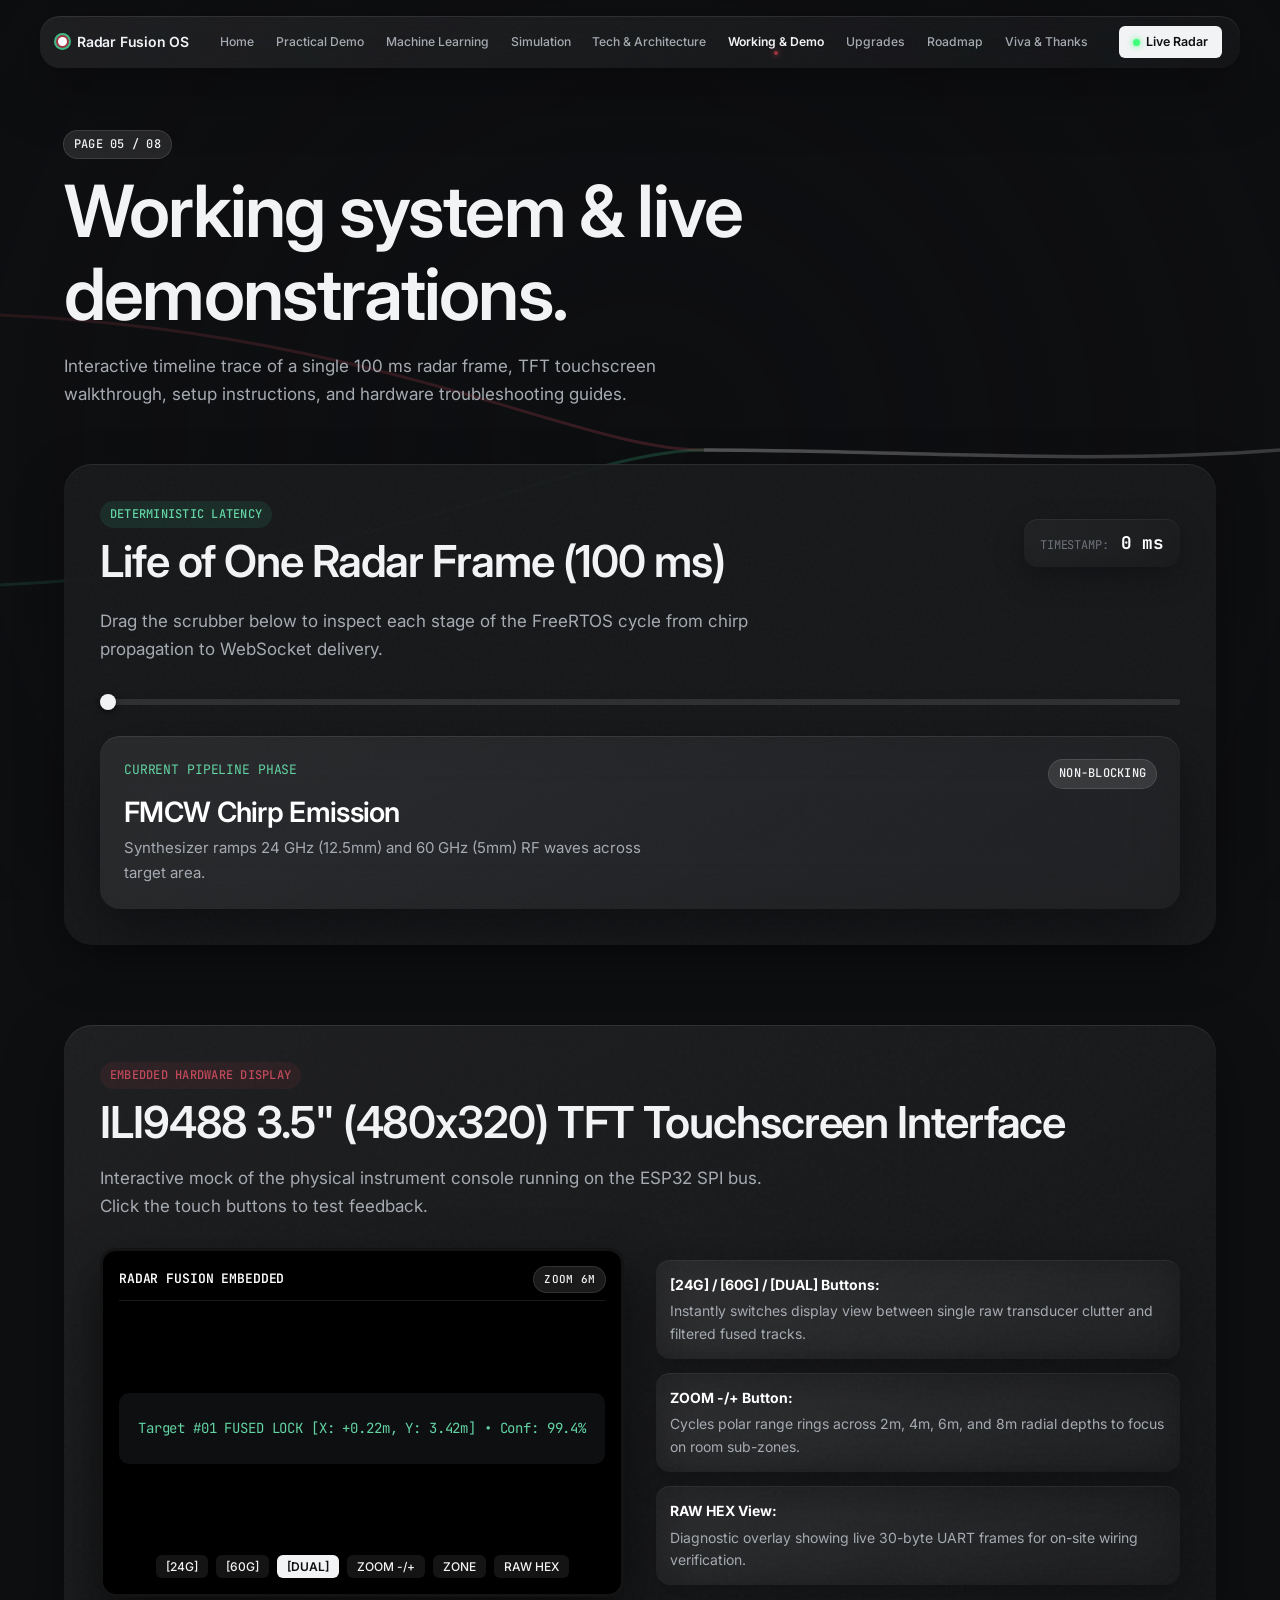
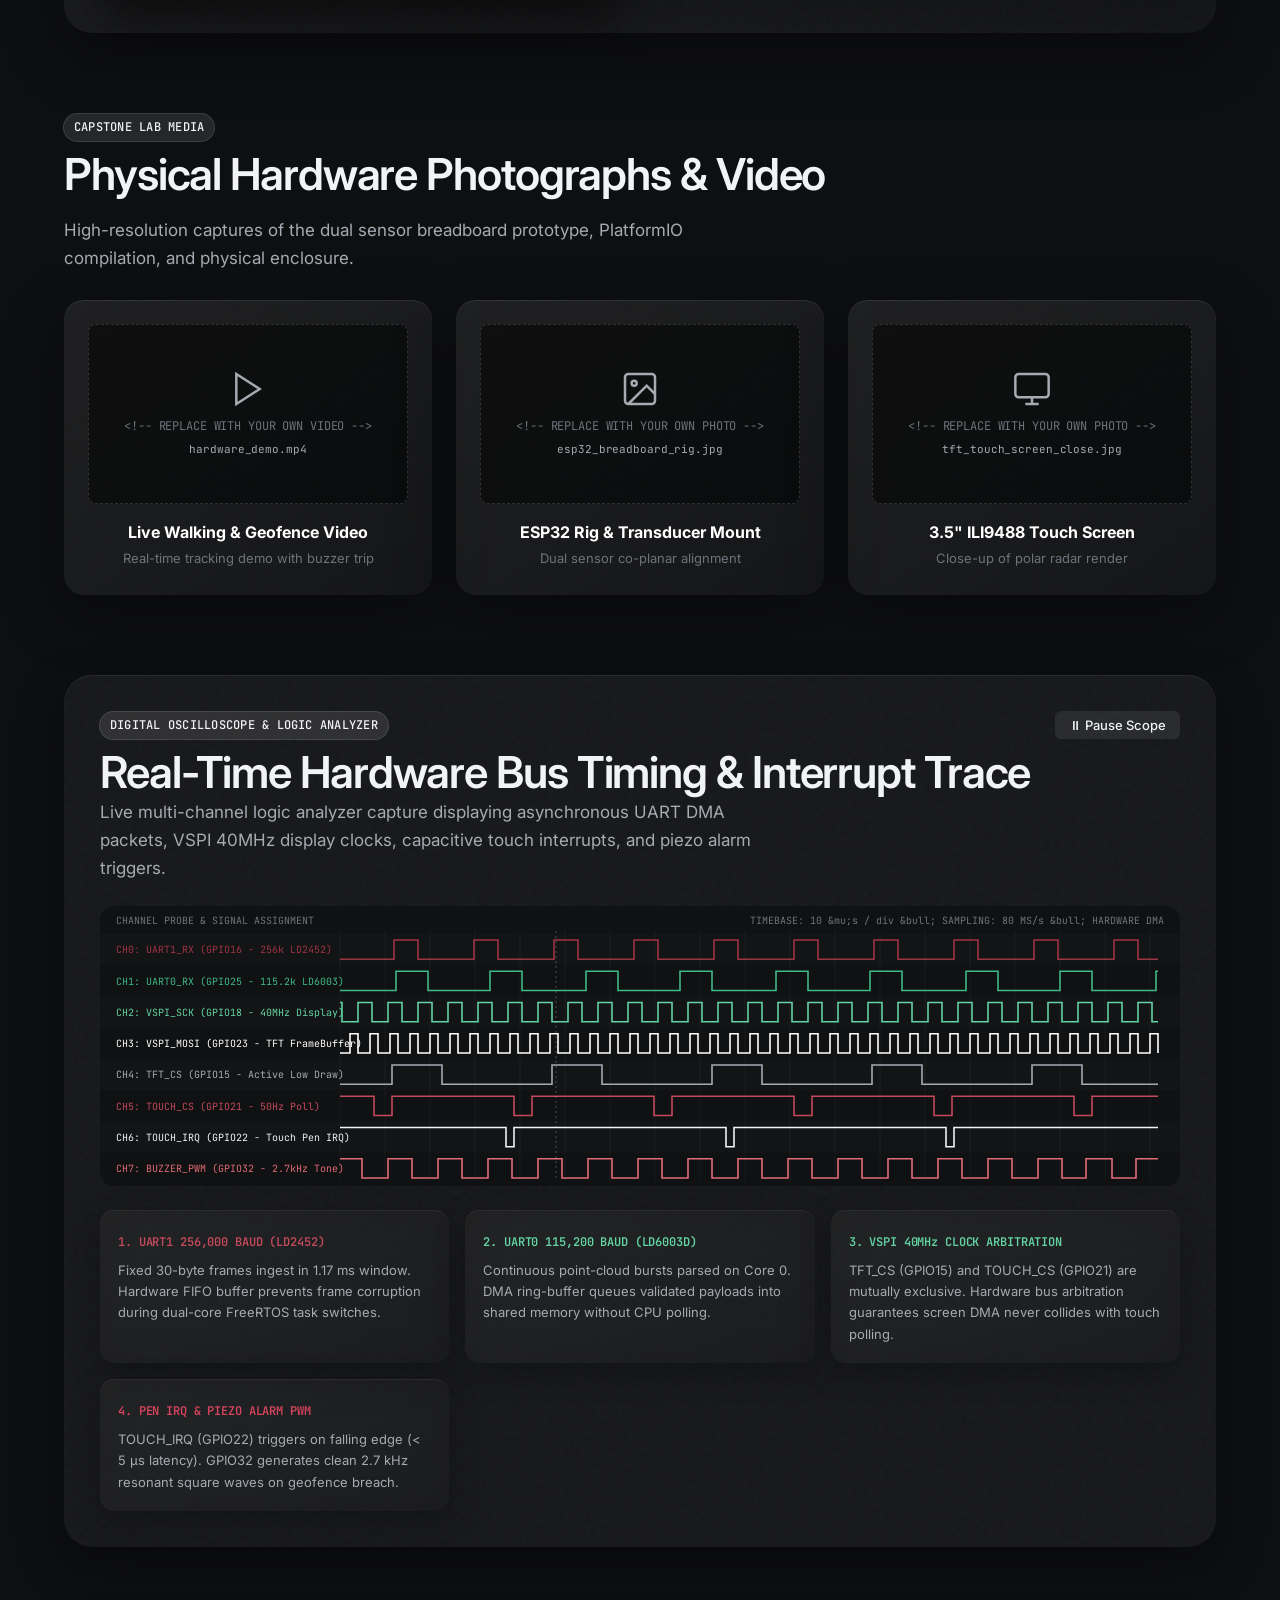
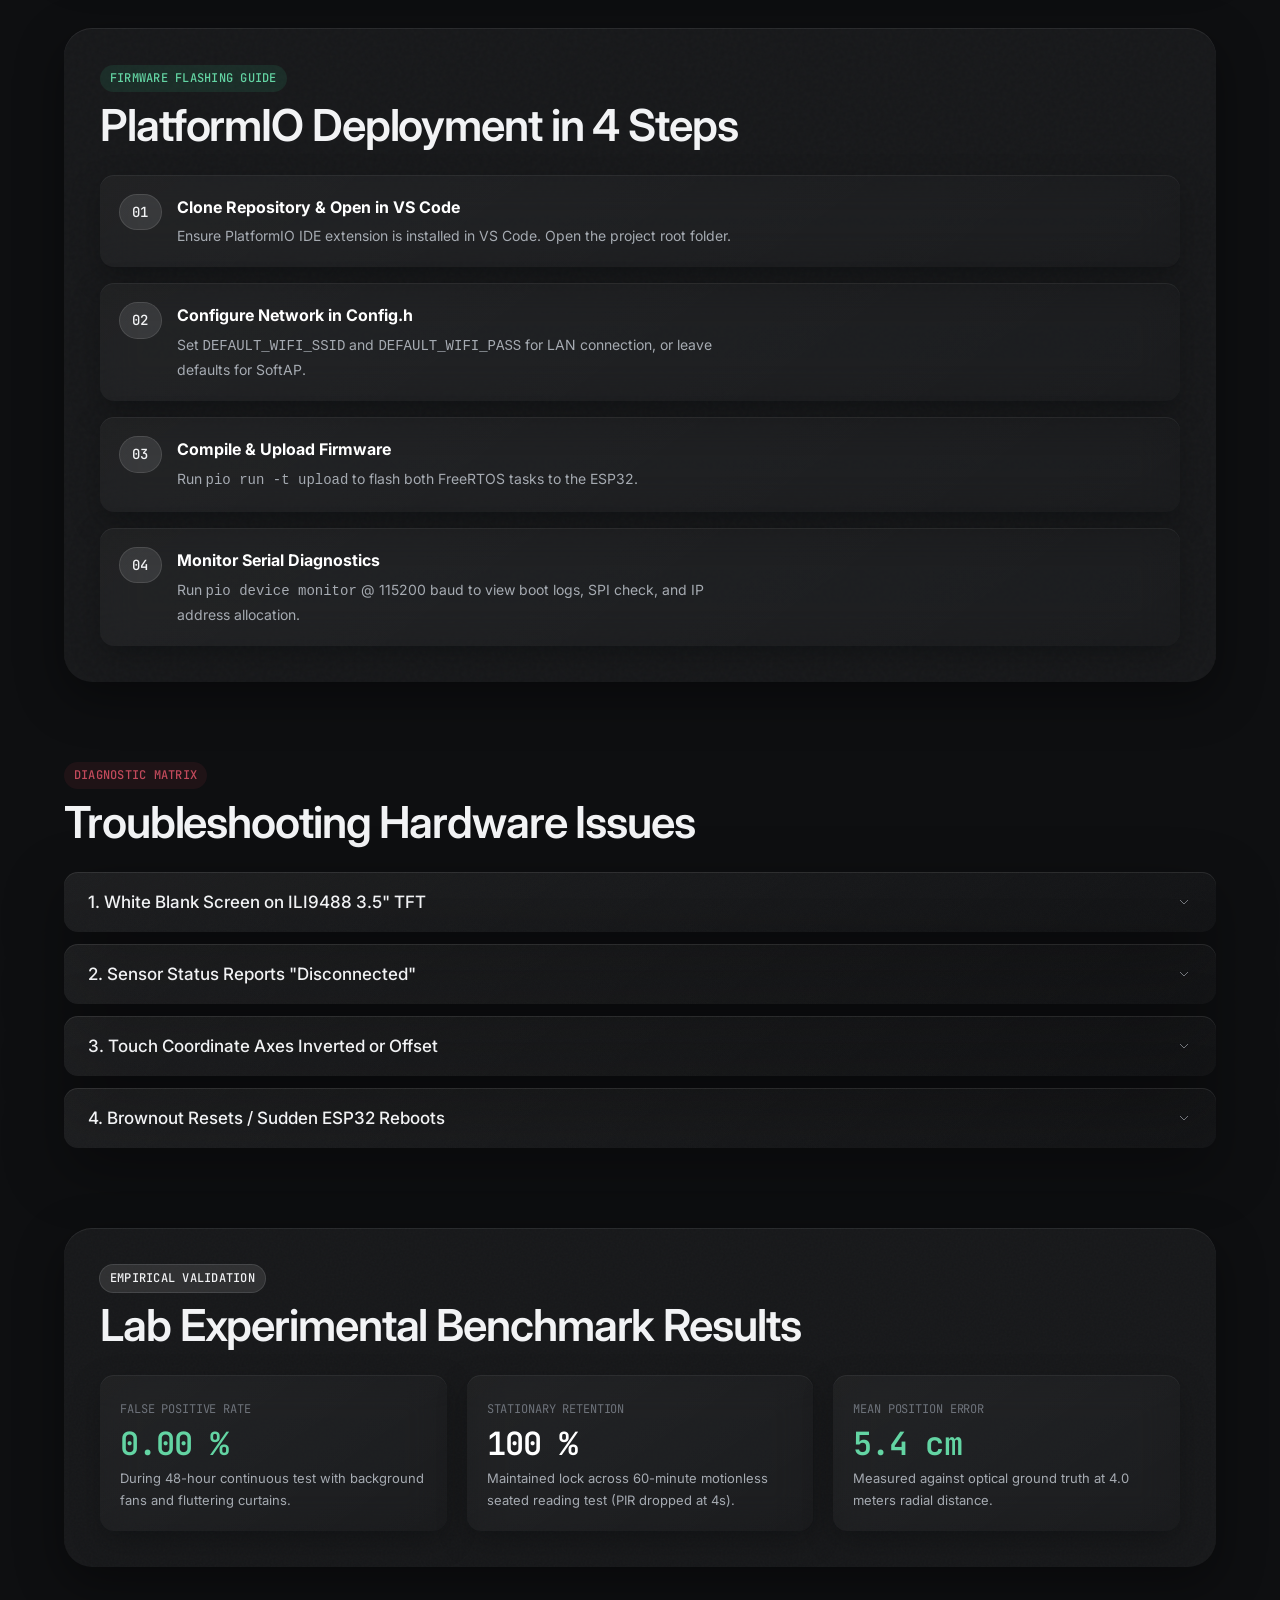
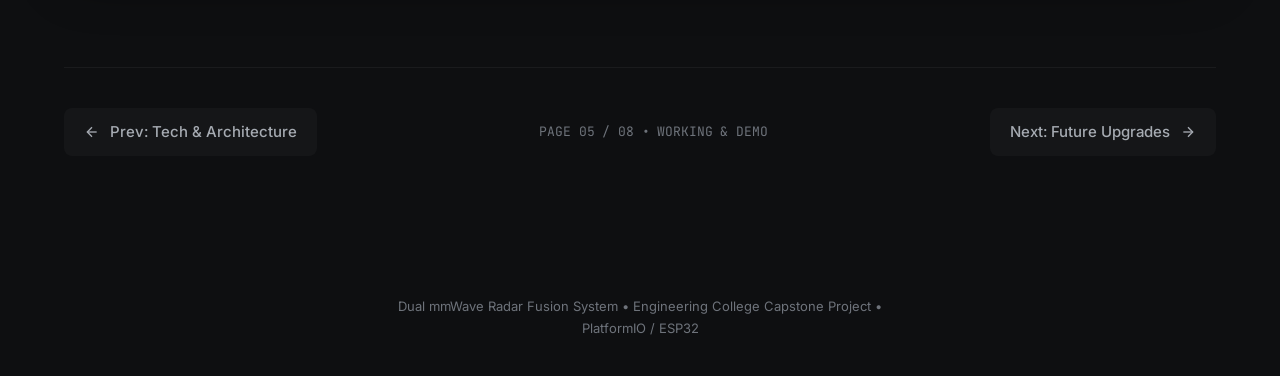
<file: working.html>
<!DOCTYPE html>
<html lang="en">
<head>
  <meta charset="utf-8">
  <meta name="viewport" content="width=device-width, initial-scale=1.0">
  <title>Working & Demo — Dual mmWave Radar Fusion System</title>
  <meta name="description" content="Working system demonstrations, 100ms frame pipeline timeline, TFT touch UI walkthrough, step-by-step setup, and hardware troubleshooting.">

  <!-- Inter & JetBrains Mono Fonts -->
  <link rel="preconnect" href="https://fonts.googleapis.com">
  <link rel="preconnect" href="https://fonts.gstatic.com" crossorigin>
  <link href="https://fonts.googleapis.com/css2?family=Inter:wght@400;500;600;700&family=JetBrains+Mono:wght@400;500;600&display=swap" rel="stylesheet">

  <!-- Theme Stylesheets -->
  <link rel="stylesheet" href="assets/css/theme.css">
  <link rel="stylesheet" href="assets/css/glass.css">
  <link rel="stylesheet" href="assets/css/components.css">
  <link rel="stylesheet" href="assets/css/animations.css">
</head>
<body data-bg="flow">

  <div id="scroll-progress"></div>
  <canvas id="bg-canvas"></canvas>
  <div class="vignette-overlay"></div>

  <div class="page-wrapper page-fade">

    <!-- Floating Navigation Bar -->
    <header class="floating-nav glass">
      <div class="nav-brand">
        <span class="brand-indicator"></span>
        <span>Radar Fusion OS</span>
      </div>

      <nav>
        <ul class="nav-links">
          <li><a href="index.html" class="nav-link">Home</a></li>
          <li><a href="practical.html" class="nav-link">Practical Demo</a></li>
          <li><a href="ml.html" class="nav-link">Machine Learning</a></li>
          <li><a href="simulation.html" class="nav-link">Simulation</a></li>
          <li><a href="tech.html" class="nav-link">Tech & Architecture</a></li>
          <li><a href="working.html" class="nav-link active">Working & Demo</a></li>
          <li><a href="upgrades.html" class="nav-link">Upgrades</a></li>
          <li><a href="roadmap.html" class="nav-link">Roadmap</a></li>
          <li><a href="thanks.html" class="nav-link">Viva & Thanks</a></li>
        </ul>
      </nav>

      <div class="nav-actions">
        <a href="practical.html" class="btn btn-primary btn-sm" style="display: inline-flex; align-items: center; gap: 6px;">
          <span style="width: 7px; height: 7px; border-radius: 50%; background: #3dff7a; box-shadow: 0 0 6px #3dff7a; display: inline-block;"></span>
          <span>Live Radar</span>
        </a>
        <button class="nav-hamburger" aria-label="Toggle Navigation Menu">
          <span></span><span></span><span></span>
        </button>
      </div>
    </header>

    <!-- Mobile Drawer -->
    <div class="mobile-nav-drawer glass-solid">
      <a href="index.html" class="nav-link">1. Overview</a>
      <a href="practical.html" class="nav-link">2. Practical Radar Station</a>
      <a href="ml.html" class="nav-link">3. Machine Learning</a>
      <a href="simulation.html" class="nav-link">4. Simulation Lab</a>
      <a href="tech.html" class="nav-link">5. Tech & Architecture</a>
      <a href="working.html" class="nav-link active">6. Working & Demo</a>
      <a href="upgrades.html" class="nav-link">7. Future Upgrades</a>
      <a href="roadmap.html" class="nav-link">8. Project Roadmap</a>
      <a href="thanks.html" class="nav-link">9. Viva & Thanks</a>
    </div>

    <main class="container" style="padding-top: 130px; padding-bottom: 80px;">

      <!-- Header Intro -->
      <section style="margin-bottom: 56px;">
        <span class="badge badge-fused" style="margin-bottom: 12px;">PAGE 05 / 08</span>
        <h1 style="margin-bottom: 16px;">Working system &amp; live demonstrations.</h1>
        <p>Interactive timeline trace of a single 100 ms radar frame, TFT touchscreen walkthrough, setup instructions, and hardware troubleshooting guides.</p>
      </section>

      <!-- SECTION 1: LIFE OF ONE FRAME (100 MS TIMELINE SCRUBBER) -->
      <section class="reveal" style="margin-bottom: 80px;">
        <div class="glass glass-solid" style="padding: 36px; border-radius: var(--radius-xl);">
          <div style="display: flex; justify-content: space-between; align-items: center; margin-bottom: 20px; flex-wrap: wrap; gap: 12px;">
            <div>
              <span class="badge badge-green" style="margin-bottom: 8px;">DETERMINISTIC LATENCY</span>
              <h2>Life of One Radar Frame (100 ms)</h2>
            </div>
            <div class="glass-subtle" style="padding: 10px 16px;">
              <span class="text-mono" style="font-size: 0.75rem; color: var(--text-tertiary);">TIMESTAMP:</span>
              <strong id="frame-time" class="text-mono" style="font-size: 1.1rem; color: #FFF; margin-left: 8px;">0 ms</strong>
            </div>
          </div>

          <p style="margin-bottom: 24px;">Drag the scrubber below to inspect each stage of the FreeRTOS cycle from chirp propagation to WebSocket delivery.</p>

          <!-- Scrubber Range Input -->
          <div style="margin-bottom: 24px;">
            <input type="range" id="frame-scrubber" min="0" max="100" value="0" step="1" style="height: 6px;">
          </div>

          <!-- Active Stage Card -->
          <div class="glass" style="padding: 24px; border-radius: var(--radius-lg);">
            <div style="display: flex; justify-content: space-between; margin-bottom: 8px;">
              <span class="text-mono" style="color: var(--green-soft); font-size: 0.8125rem;">CURRENT PIPELINE PHASE</span>
              <span class="badge badge-fused">NON-BLOCKING</span>
            </div>
            <h3 id="frame-stage" style="color: #FFF; margin-bottom: 8px;">FMCW Chirp Emission</h3>
            <p id="frame-desc" style="font-size: 0.9375rem; color: var(--text-secondary);">
              Synthesizer ramps 24 GHz (12.5mm) and 60 GHz (5mm) RF waves across target area.
            </p>
          </div>
        </div>
      </section>

      <!-- SECTION 2: TFT TOUCHSCREEN UI WALKTHROUGH -->
      <section class="reveal" style="margin-bottom: 80px;">
        <div class="glass" style="padding: 36px; border-radius: var(--radius-xl);">
          <span class="badge badge-maroon" style="margin-bottom: 8px;">EMBEDDED HARDWARE DISPLAY</span>
          <h2 style="margin-bottom: 16px;">ILI9488 3.5" (480x320) TFT Touchscreen Interface</h2>
          <p style="margin-bottom: 28px;">Interactive mock of the physical instrument console running on the ESP32 SPI bus. Click the touch buttons to test feedback.</p>

          <div style="display: grid; grid-template-columns: repeat(auto-fit, minmax(320px, 1fr)); gap: 32px; align-items: center;">
            
            <!-- Interactive Touch Screen Mock -->
            <div style="width: 100%; aspect-ratio: 480/320; background: #000; border-radius: 16px; padding: 16px; display: flex; flex-direction: column; justify-content: space-between; border: 3px solid rgba(255,255,255,0.08); box-shadow: 0 20px 50px rgba(0,0,0,0.6);">
              <div style="display: flex; justify-content: space-between; align-items: center; border-bottom: 1px solid rgba(255,255,255,0.1); padding-bottom: 8px;">
                <span class="text-mono" style="font-size: 0.8125rem; color: #FFF; font-weight: 600;">RADAR FUSION EMBEDDED</span>
                <span id="tft-zoom-label" class="badge badge-fused" style="font-size: 0.6875rem;">ZOOM 6m</span>
              </div>

              <!-- Center Canvas Screen Simulation -->
              <div style="text-align: center; padding: 24px 12px; background: rgba(20,22,25,0.7); border-radius: 10px;">
                <div id="tft-screen-msg" class="text-mono" style="font-size: 0.875rem; color: var(--green-soft);">
                  Target #01 FUSED LOCK [X: +0.22m, Y: 3.42m] &bull; Conf: 99.4%
                </div>
              </div>

              <!-- TFT Physical On-Screen Touch Buttons -->
              <div style="display: flex; gap: 8px; flex-wrap: wrap; justify-content: center;">
                <button class="btn btn-secondary btn-sm" data-tft-btn="mode" style="padding: 4px 10px; font-size: 0.75rem;">[24G]</button>
                <button class="btn btn-secondary btn-sm" data-tft-btn="mode" style="padding: 4px 10px; font-size: 0.75rem;">[60G]</button>
                <button class="btn btn-primary btn-sm" data-tft-btn="mode" style="padding: 4px 10px; font-size: 0.75rem;">[DUAL]</button>
                <button class="btn btn-secondary btn-sm" data-tft-btn="zoom" style="padding: 4px 10px; font-size: 0.75rem;">ZOOM -/+</button>
                <button class="btn btn-secondary btn-sm" data-tft-btn="zone" style="padding: 4px 10px; font-size: 0.75rem;">ZONE</button>
                <button class="btn btn-secondary btn-sm" data-tft-btn="hex" style="padding: 4px 10px; font-size: 0.75rem;">RAW HEX</button>
              </div>
            </div>

            <!-- Walkthrough Details -->
            <div style="display: flex; flex-direction: column; gap: 14px; font-size: 0.875rem;">
              <div class="glass-subtle" style="padding: 14px;">
                <strong style="color: #FFF;">[24G] / [60G] / [DUAL] Buttons:</strong>
                <span style="color: var(--text-secondary); display: block; margin-top: 4px;">Instantly switches display view between single raw transducer clutter and filtered fused tracks.</span>
              </div>
              <div class="glass-subtle" style="padding: 14px;">
                <strong style="color: #FFF;">ZOOM -/+ Button:</strong>
                <span style="color: var(--text-secondary); display: block; margin-top: 4px;">Cycles polar range rings across 2m, 4m, 6m, and 8m radial depths to focus on room sub-zones.</span>
              </div>
              <div class="glass-subtle" style="padding: 14px;">
                <strong style="color: #FFF;">RAW HEX View:</strong>
                <span style="color: var(--text-secondary); display: block; margin-top: 4px;">Diagnostic overlay showing live 30-byte UART frames for on-site wiring verification.</span>
              </div>
            </div>

          </div>
        </div>
      </section>

      <!-- SECTION 3: MEDIA & VIDEO PLACEHOLDERS -->
      <section class="reveal" style="margin-bottom: 80px;">
        <span class="badge badge-fused" style="margin-bottom: 8px;">CAPSTONE LAB MEDIA</span>
        <h2 style="margin-bottom: 16px;">Physical Hardware Photographs &amp; Video</h2>
        <p style="margin-bottom: 28px;">High-resolution captures of the dual sensor breadboard prototype, PlatformIO compilation, and physical enclosure.</p>

        <div style="display: grid; grid-template-columns: repeat(auto-fit, minmax(300px, 1fr)); gap: 24px;">
          
          <!-- Media Card 1: Video Placeholder -->
          <div class="glass" style="padding: 24px; border-radius: var(--radius-lg); text-align: center;">
            <div style="width: 100%; aspect-ratio: 16/9; background: rgba(0,0,0,0.5); border-radius: 8px; display: flex; flex-direction: column; align-items: center; justify-content: center; margin-bottom: 16px; border: 1px dashed rgba(255,255,255,0.15);">
              <!-- REPLACE WITH YOUR OWN FILES -->
              <svg width="40" height="40" viewBox="0 0 24 24" fill="none" stroke="#A6ABB2" stroke-width="1.5"><polygon points="5 3 19 12 5 21 5 3"/></svg>
              <span class="text-mono" style="font-size: 0.75rem; color: var(--text-tertiary); margin-top: 8px;">&lt;!-- REPLACE WITH YOUR OWN VIDEO --&gt;</span>
              <span class="text-mono" style="font-size: 0.6875rem; color: var(--text-secondary); margin-top: 4px;">hardware_demo.mp4</span>
            </div>
            <strong style="color: #FFF; display: block;">Live Walking &amp; Geofence Video</strong>
            <span style="font-size: 0.8125rem; color: var(--text-tertiary);">Real-time tracking demo with buzzer trip</span>
          </div>

          <!-- Media Card 2: Photo Placeholder -->
          <div class="glass" style="padding: 24px; border-radius: var(--radius-lg); text-align: center;">
            <div style="width: 100%; aspect-ratio: 16/9; background: rgba(0,0,0,0.5); border-radius: 8px; display: flex; flex-direction: column; align-items: center; justify-content: center; margin-bottom: 16px; border: 1px dashed rgba(255,255,255,0.15);">
              <!-- REPLACE WITH YOUR OWN FILES -->
              <svg width="40" height="40" viewBox="0 0 24 24" fill="none" stroke="#A6ABB2" stroke-width="1.5"><rect x="3" y="3" width="18" height="18" rx="2"/><circle cx="8.5" cy="8.5" r="1.5"/><polyline points="21 15 16 10 5 21"/></svg>
              <span class="text-mono" style="font-size: 0.75rem; color: var(--text-tertiary); margin-top: 8px;">&lt;!-- REPLACE WITH YOUR OWN PHOTO --&gt;</span>
              <span class="text-mono" style="font-size: 0.6875rem; color: var(--text-secondary); margin-top: 4px;">esp32_breadboard_rig.jpg</span>
            </div>
            <strong style="color: #FFF; display: block;">ESP32 Rig &amp; Transducer Mount</strong>
            <span style="font-size: 0.8125rem; color: var(--text-tertiary);">Dual sensor co-planar alignment</span>
          </div>

          <!-- Media Card 3: Photo Placeholder -->
          <div class="glass" style="padding: 24px; border-radius: var(--radius-lg); text-align: center;">
            <div style="width: 100%; aspect-ratio: 16/9; background: rgba(0,0,0,0.5); border-radius: 8px; display: flex; flex-direction: column; align-items: center; justify-content: center; margin-bottom: 16px; border: 1px dashed rgba(255,255,255,0.15);">
              <!-- REPLACE WITH YOUR OWN FILES -->
              <svg width="40" height="40" viewBox="0 0 24 24" fill="none" stroke="#A6ABB2" stroke-width="1.5"><rect x="2" y="3" width="20" height="14" rx="2"/><line x1="8" y1="21" x2="16" y2="21"/><line x1="12" y1="17" x2="12" y2="21"/></svg>
              <span class="text-mono" style="font-size: 0.75rem; color: var(--text-tertiary); margin-top: 8px;">&lt;!-- REPLACE WITH YOUR OWN PHOTO --&gt;</span>
              <span class="text-mono" style="font-size: 0.6875rem; color: var(--text-secondary); margin-top: 4px;">tft_touch_screen_close.jpg</span>
            </div>
            <strong style="color: #FFF; display: block;">3.5" ILI9488 Touch Screen</strong>
            <span style="font-size: 0.8125rem; color: var(--text-tertiary);">Close-up of polar radar render</span>
          </div>

        </div>
      </section>

      <!-- SECTION 3B: INTERACTIVE 8-CHANNEL LOGIC ANALYZER & BUS TIMING WAVEFORMS -->
      <section class="reveal" style="margin-bottom: 80px;">
        <div class="glass glass-solid" style="padding: 36px; border-radius: var(--radius-xl);">
          <div style="display: flex; justify-content: space-between; align-items: flex-start; margin-bottom: 24px; flex-wrap: wrap; gap: 16px;">
            <div>
              <span class="badge badge-fused" style="margin-bottom: 8px;">DIGITAL OSCILLOSCOPE &amp; LOGIC ANALYZER</span>
              <h2>Real-Time Hardware Bus Timing &amp; Interrupt Trace</h2>
              <p>Live multi-channel logic analyzer capture displaying asynchronous UART DMA packets, VSPI 40MHz display clocks, capacitive touch interrupts, and piezo alarm triggers.</p>
            </div>
            <div style="display: flex; gap: 10px; align-items: center;">
              <button id="btn-la-pause" class="btn btn-secondary btn-sm">⏸ Pause Scope</button>
            </div>
          </div>

          <!-- Logic Analyzer Canvas -->
          <div style="position: relative; width: 100%; height: 280px; border-radius: var(--radius-md); overflow: hidden; background: rgba(14, 15, 17, 0.8); margin-bottom: 24px;">
            <canvas id="logic-analyzer-canvas" style="width: 100%; height: 100%; display: block;"></canvas>
          </div>

          <!-- Bus Timing Diagnostics Grid -->
          <div style="display: grid; grid-template-columns: repeat(auto-fit, minmax(260px, 1fr)); gap: 16px;">
            <div class="glass-subtle" style="padding: 18px;">
              <span class="text-mono" style="font-size: 0.75rem; color: var(--maroon-soft); font-weight: 600;">1. UART1 256,000 BAUD (LD2452)</span>
              <p style="font-size: 0.8125rem; margin-top: 6px; color: var(--text-secondary);">
                Fixed 30-byte frames ingest in 1.17 ms window. Hardware FIFO buffer prevents frame corruption during dual-core FreeRTOS task switches.
              </p>
            </div>
            <div class="glass-subtle" style="padding: 18px;">
              <span class="text-mono" style="font-size: 0.75rem; color: var(--green-soft); font-weight: 600;">2. UART0 115,200 BAUD (LD6003D)</span>
              <p style="font-size: 0.8125rem; margin-top: 6px; color: var(--text-secondary);">
                Continuous point-cloud bursts parsed on Core 0. DMA ring-buffer queues validated payloads into shared memory without CPU polling.
              </p>
            </div>
            <div class="glass-subtle" style="padding: 18px;">
              <span class="text-mono" style="font-size: 0.75rem; color: #63D4A3; font-weight: 600;">3. VSPI 40MHz CLOCK ARBITRATION</span>
              <p style="font-size: 0.8125rem; margin-top: 6px; color: var(--text-secondary);">
                TFT_CS (GPIO15) and TOUCH_CS (GPIO21) are mutually exclusive. Hardware bus arbitration guarantees screen DMA never collides with touch polling.
              </p>
            </div>
            <div class="glass-subtle" style="padding: 18px;">
              <span class="text-mono" style="font-size: 0.75rem; color: var(--alert-maroon); font-weight: 600;">4. PEN IRQ &amp; PIEZO ALARM PWM</span>
              <p style="font-size: 0.8125rem; margin-top: 6px; color: var(--text-secondary);">
                TOUCH_IRQ (GPIO22) triggers on falling edge (< 5 &mu;s latency). GPIO32 generates clean 2.7 kHz resonant square waves on geofence breach.
              </p>
            </div>
          </div>
        </div>
      </section>

      <!-- SECTION 4: STEP-BY-STEP SETUP GUIDE -->
      <section class="reveal" style="margin-bottom: 80px;">
        <div class="glass glass-solid" style="padding: 36px; border-radius: var(--radius-xl);">
          <span class="badge badge-green" style="margin-bottom: 8px;">FIRMWARE FLASHING GUIDE</span>
          <h2 style="margin-bottom: 24px;">PlatformIO Deployment in 4 Steps</h2>

          <div style="display: flex; flex-direction: column; gap: 16px;">
            <div class="glass-subtle" style="padding: 20px; display: flex; gap: 16px; align-items: flex-start;">
              <span class="badge badge-fused" style="font-size: 0.875rem; padding: 6px 12px;">01</span>
              <div>
                <strong style="color: #FFF;">Clone Repository &amp; Open in VS Code</strong>
                <p style="font-size: 0.875rem; margin-top: 4px;">Ensure PlatformIO IDE extension is installed in VS Code. Open the project root folder.</p>
              </div>
            </div>

            <div class="glass-subtle" style="padding: 20px; display: flex; gap: 16px; align-items: flex-start;">
              <span class="badge badge-fused" style="font-size: 0.875rem; padding: 6px 12px;">02</span>
              <div>
                <strong style="color: #FFF;">Configure Network in Config.h</strong>
                <p style="font-size: 0.875rem; margin-top: 4px;">Set <code>DEFAULT_WIFI_SSID</code> and <code>DEFAULT_WIFI_PASS</code> for LAN connection, or leave defaults for SoftAP.</p>
              </div>
            </div>

            <div class="glass-subtle" style="padding: 20px; display: flex; gap: 16px; align-items: flex-start;">
              <span class="badge badge-fused" style="font-size: 0.875rem; padding: 6px 12px;">03</span>
              <div>
                <strong style="color: #FFF;">Compile &amp; Upload Firmware</strong>
                <p style="font-size: 0.875rem; margin-top: 4px;">Run <code>pio run -t upload</code> to flash both FreeRTOS tasks to the ESP32.</p>
              </div>
            </div>

            <div class="glass-subtle" style="padding: 20px; display: flex; gap: 16px; align-items: flex-start;">
              <span class="badge badge-fused" style="font-size: 0.875rem; padding: 6px 12px;">04</span>
              <div>
                <strong style="color: #FFF;">Monitor Serial Diagnostics</strong>
                <p style="font-size: 0.875rem; margin-top: 4px;">Run <code>pio device monitor</code> @ 115200 baud to view boot logs, SPI check, and IP address allocation.</p>
              </div>
            </div>
          </div>
        </div>
      </section>

      <!-- SECTION 5: HARDWARE TROUBLESHOOTING ACCORDION (4 ISSUES) -->
      <section class="reveal" style="margin-bottom: 80px;">
        <span class="badge badge-maroon" style="margin-bottom: 8px;">DIAGNOSTIC MATRIX</span>
        <h2 style="margin-bottom: 24px;">Troubleshooting Hardware Issues</h2>

        <div class="accordion">
          
          <div class="accordion-item glass">
            <button class="accordion-header">
              <span>1. White Blank Screen on ILI9488 3.5" TFT</span>
              <svg class="accordion-icon" viewBox="0 0 24 24"><polyline points="6 9 12 15 18 9"/></svg>
            </button>
            <div class="accordion-content">
              <strong>Root Cause:</strong> SPI initialization failure, incorrect CS/DC pin definition, or insufficient 5V backlight current.<br><br>
              <strong>Remedy:</strong> Verify SPI wiring: CS=GPIO15, DC=GPIO2, RST=GPIO4, Backlight=GPIO27. Check that the 5V supply provides &ge; 180 mA dedicated to the screen backlight. Ensure TFT_eSPI <code>User_Setup.h</code> selects driver <code>#define ILI9488_DRIVER</code>.
            </div>
          </div>

          <div class="accordion-item glass">
            <button class="accordion-header">
              <span>2. Sensor Status Reports "Disconnected"</span>
              <svg class="accordion-icon" viewBox="0 0 24 24"><polyline points="6 9 12 15 18 9"/></svg>
            </button>
            <div class="accordion-content">
              <strong>Root Cause:</strong> TX/RX crossed lines, baud rate mismatch, or floating BOOT pin on LD6003D.<br><br>
              <strong>Remedy:</strong> Remember sensor TX connects to ESP32 RX. Check baud: LD2452 requires 256,000 bps on UART1; LD6003D requires 115,200 bps on UART0. On LD6003D, verify pin BOOT/P19 is tied securely to GND. Switch to "VIEW RAW HEX" on the TFT to inspect live incoming byte sync headers.
            </div>
          </div>

          <div class="accordion-item glass">
            <button class="accordion-header">
              <span>3. Touch Coordinate Axes Inverted or Offset</span>
              <svg class="accordion-icon" viewBox="0 0 24 24"><polyline points="6 9 12 15 18 9"/></svg>
            </button>
            <div class="accordion-content">
              <strong>Root Cause:</strong> Resistive touch calibration mismatch between landscape orientation and physical sensor matrix.<br><br>
              <strong>Remedy:</strong> Check <code>touch_calibrate()</code> values inside <code>Config.h</code>. If X and Y are inverted, update the rotation mapping flag <code>tft.setRotation(1)</code> or swap calibration extremes <code>CALIBRATION_X_MIN</code> and <code>CALIBRATION_X_MAX</code>.
            </div>
          </div>

          <div class="accordion-item glass">
            <button class="accordion-header">
              <span>4. Brownout Resets / Sudden ESP32 Reboots</span>
              <svg class="accordion-icon" viewBox="0 0 24 24"><polyline points="6 9 12 15 18 9"/></svg>
            </button>
            <div class="accordion-content">
              <strong>Root Cause:</strong> Inrush current during simultaneous 24G + 60G radar chirping exceeding power supply limits (draw spikes to ~750 mA).<br><br>
              <strong>Remedy:</strong> Do NOT power the entire rig from a laptop USB port (limited to 500 mA). Connect a dedicated 5V 2A external DC power supply. Solder a 220&ndash;470 &mu;F electrolytic capacitor plus a 0.1 &mu;F ceramic capacitor directly across the 5V and GND pins of the ESP32.
            </div>
          </div>

        </div>
      </section>

      <!-- SECTION 6: MEASURED RESULTS SECTION -->
      <section class="reveal" style="margin-bottom: 80px;">
        <div class="glass glass-solid" style="padding: 36px; border-radius: var(--radius-xl);">
          <span class="badge badge-fused" style="margin-bottom: 8px;">EMPIRICAL VALIDATION</span>
          <h2 style="margin-bottom: 24px;">Lab Experimental Benchmark Results</h2>

          <div style="display: grid; grid-template-columns: repeat(auto-fit, minmax(260px, 1fr)); gap: 20px;">
            <div class="glass-subtle" style="padding: 20px;">
              <span class="text-mono" style="font-size: 0.75rem; color: var(--text-tertiary);">FALSE POSITIVE RATE</span>
              <div class="stat-number" style="font-size: 2rem; color: var(--green-soft); margin: 8px 0;">0.00 %</div>
              <p style="font-size: 0.8125rem;">During 48-hour continuous test with background fans and fluttering curtains.</p>
            </div>

            <div class="glass-subtle" style="padding: 20px;">
              <span class="text-mono" style="font-size: 0.75rem; color: var(--text-tertiary);">STATIONARY RETENTION</span>
              <div class="stat-number" style="font-size: 2rem; color: #FFF; margin: 8px 0;">100 %</div>
              <p style="font-size: 0.8125rem;">Maintained lock across 60-minute motionless seated reading test (PIR dropped at 4s).</p>
            </div>

            <div class="glass-subtle" style="padding: 20px;">
              <span class="text-mono" style="font-size: 0.75rem; color: var(--text-tertiary);">MEAN POSITION ERROR</span>
              <div class="stat-number" style="font-size: 2rem; color: var(--green-soft); margin: 8px 0;">5.4 cm</div>
              <p style="font-size: 0.8125rem;">Measured against optical ground truth at 4.0 meters radial distance.</p>
            </div>
          </div>
        </div>
      </section>

      <!-- Footer Nav -->
      <div class="page-footer-nav">
        <a href="tech.html" class="footer-nav-btn">
          <svg width="16" height="16" viewBox="0 0 24 24" fill="none" stroke="currentColor" stroke-width="2"><line x1="19" y1="12" x2="5" y2="12"/><polyline points="12 19 5 12 12 5"/></svg>
          <span>Prev: Tech &amp; Architecture</span>
        </a>
        <span class="text-mono" style="font-size: 0.8125rem; color: var(--text-tertiary);">PAGE 05 / 08 &bull; WORKING &amp; DEMO</span>
        <a href="upgrades.html" class="footer-nav-btn">
          <span>Next: Future Upgrades</span>
          <svg width="16" height="16" viewBox="0 0 24 24" fill="none" stroke="currentColor" stroke-width="2"><line x1="5" y1="12" x2="19" y2="12"/><polyline points="12 5 19 12 12 19"/></svg>
        </a>
      </div>

    </main>

    <footer class="site-footer">
      <div class="container">
        <p style="font-size: 0.8125rem; color: var(--text-tertiary); margin: 0 auto;">
          Dual mmWave Radar Fusion System &bull; Engineering College Capstone Project &bull; PlatformIO / ESP32
        </p>
      </div>
    </footer>

  </div>

  <!-- Shared Scripts -->
  <script src="assets/js/core.js"></script>
  <script src="assets/js/background.js"></script>
  <script src="assets/js/nav.js"></script>
  <script src="assets/js/reveal.js"></script>
  <script src="assets/js/diagrams.js"></script>

  <script>
    document.addEventListener('DOMContentLoaded', function () {
      if (window.RFO && window.RFO.initLifeOfFrame) {
        window.RFO.initLifeOfFrame();
      }
      if (window.RFO && window.RFO.initTFTMock) {
        window.RFO.initTFTMock();
      }
      if (window.RFO && window.RFO.initLogicAnalyzer) {
        window.RFO.initLogicAnalyzer('logic-analyzer-canvas');
      }
    });
  </script>
</body>
</html>
</file>
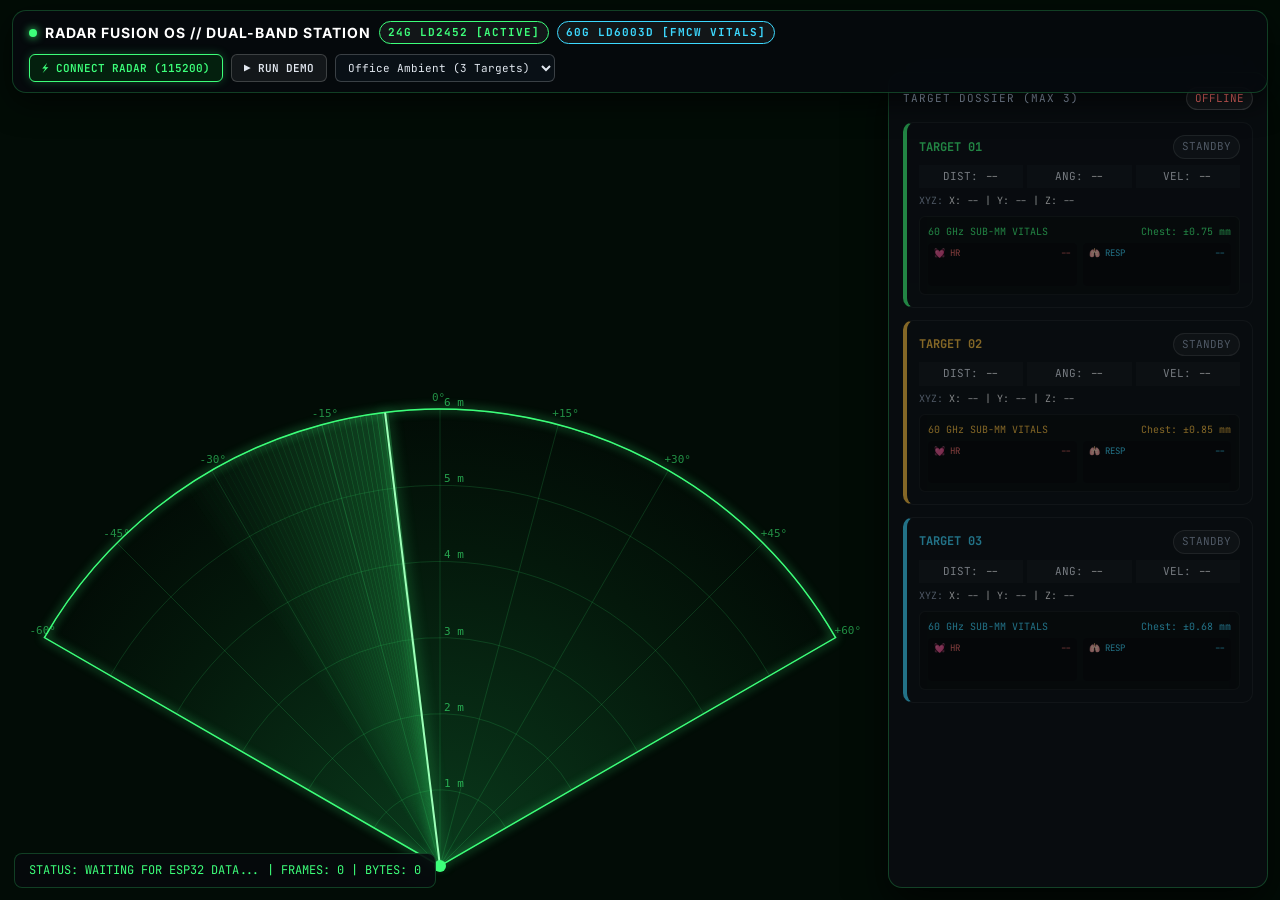
<file: MiniProject-main/radar.html>
<!DOCTYPE html>
<html lang="en">
<head>
  <meta charset="utf-8">
  <meta name="viewport" content="width=device-width, initial-scale=1">
  <title>Dual mmWave Radar Station // LD2452 (24G) + LD6003D (60G) Fusion</title>
  <link rel="preconnect" href="https://fonts.googleapis.com">
  <link rel="preconnect" href="https://fonts.gstatic.com" crossorigin>
  <link href="https://fonts.googleapis.com/css2?family=Inter:wght@400;500;600;700&family=JetBrains+Mono:wght@400;500;600;700&display=swap" rel="stylesheet">
  <style>
    :root {
      --bg-base: #06080a;
      --bg-panel: rgba(10, 14, 18, 0.85);
      --border-panel: rgba(61, 255, 122, 0.22);
      --col-t1: #3dff7a;
      --col-t2: #ffc23d;
      --col-t3: #3dd9ff;
      --col-alert: #ff716c;
    }
    * { box-sizing: border-box; }
    html, body {
      margin: 0;
      padding: 0;
      height: 100%;
      background: var(--bg-base);
      overflow-x: hidden;
      font-family: 'Inter', system-ui, -apple-system, sans-serif;
      color: #e2e8f0;
      line-height: 1.4;
    }
    canvas { display: block; }
    .mono { font-family: 'JetBrains Mono', Consolas, monospace; }

    /* Top Station HUD */
    #top-hud {
      position: fixed;
      top: 10px;
      left: 12px;
      right: 12px;
      z-index: 100;
      background: rgba(6, 10, 14, 0.88);
      backdrop-filter: blur(20px);
      border: 1px solid var(--border-panel);
      border-radius: 14px;
      padding: 10px 16px;
      display: flex;
      justify-content: space-between;
      align-items: center;
      flex-wrap: wrap;
      gap: 10px;
      box-shadow: 0 10px 30px rgba(0, 0, 0, 0.6);
    }
    .hud-title {
      display: flex;
      align-items: center;
      gap: 8px;
      font-weight: 700;
      font-size: 14px;
      letter-spacing: 1px;
      color: #FFFFFF;
    }
    .pulse-dot {
      width: 8px;
      height: 8px;
      border-radius: 50%;
      background: var(--col-t1);
      box-shadow: 0 0 8px var(--col-t1);
      animation: pulse 1.6s infinite;
    }
    @keyframes pulse {
      0%, 100% { transform: scale(1); opacity: 1; }
      50% { transform: scale(1.3); opacity: 0.6; }
    }
    .badge-pill {
      font-size: 11px;
      font-family: 'JetBrains Mono', monospace;
      padding: 3px 8px;
      border-radius: 999px;
      border: 1px solid rgba(255, 255, 255, 0.15);
      background: rgba(255, 255, 255, 0.05);
      color: #cbd5e1;
    }
    .btn {
      background: #04200e;
      color: #3dff7a;
      border: 1px solid #3dff7a;
      padding: 6px 12px;
      font-family: 'JetBrains Mono', monospace;
      font-size: 11px;
      font-weight: 600;
      cursor: pointer;
      box-shadow: 0 0 10px rgba(61, 255, 122, 0.25);
      border-radius: 6px;
      transition: all 0.2s;
    }
    .btn:hover { background: #0a3a1c; transform: translateY(-1px); }
    .btn-secondary {
      background: rgba(255, 255, 255, 0.06);
      color: #e2e8f0;
      border: 1px solid rgba(255, 255, 255, 0.18);
      box-shadow: none;
    }
    .btn-secondary:hover { background: rgba(255, 255, 255, 0.12); }

    /* Side Telemetry Dossier Panel */
    #dossier-panel {
      position: fixed;
      top: 72px;
      right: 12px;
      bottom: 12px;
      width: 380px;
      z-index: 90;
      background: var(--bg-panel);
      backdrop-filter: blur(24px);
      border: 1px solid var(--border-panel);
      border-radius: 14px;
      padding: 14px;
      overflow-y: auto;
      box-shadow: 0 16px 40px rgba(0, 0, 0, 0.7);
      display: flex;
      flex-direction: column;
      gap: 12px;
    }
    .target-card {
      background: rgba(8, 12, 16, 0.75);
      border-radius: 10px;
      padding: 12px;
      border: 1px solid rgba(255, 255, 255, 0.08);
      transition: all 0.2s;
    }
    .card-t1 { border-left: 4px solid var(--col-t1); }
    .card-t2 { border-left: 4px solid var(--col-t2); }
    .card-t3 { border-left: 4px solid var(--col-t3); }

    .vitals-box {
      background: rgba(4, 8, 6, 0.6);
      border: 1px solid rgba(255, 255, 255, 0.06);
      border-radius: 6px;
      padding: 8px;
      margin-top: 8px;
    }

    /* Diagnostics ticker at bottom left */
    #bottom-ticker {
      position: fixed;
      bottom: 12px;
      left: 14px;
      z-index: 90;
      font-size: 12px;
      background: rgba(6, 10, 14, 0.85);
      backdrop-filter: blur(14px);
      border: 1px solid var(--border-panel);
      padding: 8px 14px;
      border-radius: 8px;
      color: #3dff7a;
      max-width: calc(100% - 420px);
    }

    @media (max-width: 900px) {
      #dossier-panel {
        position: static;
        width: calc(100% - 24px);
        margin: 12px auto;
      }
      #bottom-ticker {
        position: static;
        max-width: calc(100% - 24px);
        margin: 12px auto;
      }
    }
  </style>
</head>
<body>

  <!-- Top Tactical Command HUD -->
  <div id="top-hud">
    <div class="hud-title">
      <span class="pulse-dot"></span>
      <span>RADAR FUSION OS // DUAL-BAND STATION</span>
      <span class="badge-pill" style="color:#3dff7a; border-color:#3dff7a;">24G LD2452 [ACTIVE]</span>
      <span class="badge-pill" style="color:#3dd9ff; border-color:#3dd9ff;">60G LD6003D [FMCW VITALS]</span>
    </div>

    <div style="display: flex; align-items: center; gap: 8px; flex-wrap: wrap;">
      <button id="bc" class="btn">⚡ CONNECT RADAR (115200)</button>
      <button id="bd" class="btn btn-secondary">▶ RUN DEMO</button>

      <select id="sc-select" class="mono" style="background:#091016; color:#e2e8f0; border:1px solid rgba(255,255,255,0.2); padding:5px 8px; border-radius:6px; font-size:11px;">
        <option value="ambient">Office Ambient (3 Targets)</option>
        <option value="crossing">Path Crossing (Occlusion)</option>
        <option value="still">Anti-PIR Still Presence</option>
        <option value="breach">Perimeter Fast Approach</option>
      </select>
    </div>
  </div>

  <!-- Radar Canvas Background -->
  <canvas id="c"></canvas>

  <!-- Side Telemetry Dossier Panel -->
  <div id="dossier-panel">
    <div style="display: flex; justify-content: space-between; align-items: center;">
      <span class="mono" style="font-size: 11px; color: #94a3b8; letter-spacing: 1px;">TARGET DOSSIER (MAX 3)</span>
      <span id="st-badge" class="badge-pill" style="color: #ff716c;">OFFLINE</span>
    </div>

    <!-- TARGET 1 CARD -->
    <div id="card-0" class="target-card card-t1">
      <div style="display:flex; justify-content:space-between; align-items:center;">
        <span class="mono" style="font-weight:700; color:var(--col-t1); font-size:12px;">TARGET 01</span>
        <span id="t0-pill" class="badge-pill" style="color:var(--col-t1);">STANDBY</span>
      </div>
      <div class="mono" style="font-size:11px; margin-top:6px; display:grid; grid-template-columns:1fr 1fr 1fr; gap:4px; text-align:center;">
        <div style="background:rgba(255,255,255,0.03); padding:4px;">DIST: <span id="t0-d" style="color:#FFF;">--</span></div>
        <div style="background:rgba(255,255,255,0.03); padding:4px;">ANG: <span id="t0-a" style="color:#FFF;">--</span></div>
        <div style="background:rgba(255,255,255,0.03); padding:4px;">VEL: <span id="t0-v" style="color:#FFF;">--</span></div>
      </div>
      <div class="mono" style="font-size:10px; color:#94a3b8; margin-top:6px;">
        XYZ: <span id="t0-xyz" style="color:#FFF;">X: -- | Y: -- | Z: --</span>
      </div>
      <div class="vitals-box">
        <div style="display:flex; justify-content:space-between; font-size:10px; color:#3dff7a;" class="mono">
          <span>60 GHz SUB-MM VITALS</span>
          <span id="t0-excur">Chest: ±0.75 mm</span>
        </div>
        <div style="display:grid; grid-template-columns:1fr 1fr; gap:6px; margin-top:4px;">
          <div style="background:rgba(0,0,0,0.4); padding:4px 6px; border-radius:4px;">
            <div class="mono" style="font-size:9px; color:#ff716c; display:flex; justify-content:space-between;">
              <span>💓 HR</span><span id="t0-hr">74 BPM</span>
            </div>
            <canvas id="c-ecg-0" width="100" height="20" style="width:100%; height:20px; margin-top:2px;"></canvas>
          </div>
          <div style="background:rgba(0,0,0,0.4); padding:4px 6px; border-radius:4px;">
            <div class="mono" style="font-size:9px; color:#3dd9ff; display:flex; justify-content:space-between;">
              <span>🫁 RESP</span><span id="t0-rr">16.2 RPM</span>
            </div>
            <canvas id="c-rr-0" width="100" height="20" style="width:100%; height:20px; margin-top:2px;"></canvas>
          </div>
        </div>
      </div>
    </div>

    <!-- TARGET 2 CARD -->
    <div id="card-1" class="target-card card-t2">
      <div style="display:flex; justify-content:space-between; align-items:center;">
        <span class="mono" style="font-weight:700; color:var(--col-t2); font-size:12px;">TARGET 02</span>
        <span id="t1-pill" class="badge-pill" style="color:var(--col-t2);">STANDBY</span>
      </div>
      <div class="mono" style="font-size:11px; margin-top:6px; display:grid; grid-template-columns:1fr 1fr 1fr; gap:4px; text-align:center;">
        <div style="background:rgba(255,255,255,0.03); padding:4px;">DIST: <span id="t1-d" style="color:#FFF;">--</span></div>
        <div style="background:rgba(255,255,255,0.03); padding:4px;">ANG: <span id="t1-a" style="color:#FFF;">--</span></div>
        <div style="background:rgba(255,255,255,0.03); padding:4px;">VEL: <span id="t1-v" style="color:#FFF;">--</span></div>
      </div>
      <div class="mono" style="font-size:10px; color:#94a3b8; margin-top:6px;">
        XYZ: <span id="t1-xyz" style="color:#FFF;">X: -- | Y: -- | Z: --</span>
      </div>
      <div class="vitals-box">
        <div style="display:flex; justify-content:space-between; font-size:10px; color:#ffc23d;" class="mono">
          <span>60 GHz SUB-MM VITALS</span>
          <span id="t1-excur">Chest: ±0.85 mm</span>
        </div>
        <div style="display:grid; grid-template-columns:1fr 1fr; gap:6px; margin-top:4px;">
          <div style="background:rgba(0,0,0,0.4); padding:4px 6px; border-radius:4px;">
            <div class="mono" style="font-size:9px; color:#ff716c; display:flex; justify-content:space-between;">
              <span>💓 HR</span><span id="t1-hr">80 BPM</span>
            </div>
            <canvas id="c-ecg-1" width="100" height="20" style="width:100%; height:20px; margin-top:2px;"></canvas>
          </div>
          <div style="background:rgba(0,0,0,0.4); padding:4px 6px; border-radius:4px;">
            <div class="mono" style="font-size:9px; color:#3dd9ff; display:flex; justify-content:space-between;">
              <span>🫁 RESP</span><span id="t1-rr">18.0 RPM</span>
            </div>
            <canvas id="c-rr-1" width="100" height="20" style="width:100%; height:20px; margin-top:2px;"></canvas>
          </div>
        </div>
      </div>
    </div>

    <!-- TARGET 3 CARD -->
    <div id="card-2" class="target-card card-t3">
      <div style="display:flex; justify-content:space-between; align-items:center;">
        <span class="mono" style="font-weight:700; color:var(--col-t3); font-size:12px;">TARGET 03</span>
        <span id="t2-pill" class="badge-pill" style="color:var(--col-t3);">STANDBY</span>
      </div>
      <div class="mono" style="font-size:11px; margin-top:6px; display:grid; grid-template-columns:1fr 1fr 1fr; gap:4px; text-align:center;">
        <div style="background:rgba(255,255,255,0.03); padding:4px;">DIST: <span id="t2-d" style="color:#FFF;">--</span></div>
        <div style="background:rgba(255,255,255,0.03); padding:4px;">ANG: <span id="t2-a" style="color:#FFF;">--</span></div>
        <div style="background:rgba(255,255,255,0.03); padding:4px;">VEL: <span id="t2-v" style="color:#FFF;">--</span></div>
      </div>
      <div class="mono" style="font-size:10px; color:#94a3b8; margin-top:6px;">
        XYZ: <span id="t2-xyz" style="color:#FFF;">X: -- | Y: -- | Z: --</span>
      </div>
      <div class="vitals-box">
        <div style="display:flex; justify-content:space-between; font-size:10px; color:#3dd9ff;" class="mono">
          <span>60 GHz SUB-MM VITALS</span>
          <span id="t2-excur">Chest: ±0.68 mm</span>
        </div>
        <div style="display:grid; grid-template-columns:1fr 1fr; gap:6px; margin-top:4px;">
          <div style="background:rgba(0,0,0,0.4); padding:4px 6px; border-radius:4px;">
            <div class="mono" style="font-size:9px; color:#ff716c; display:flex; justify-content:space-between;">
              <span>💓 HR</span><span id="t2-hr">68 BPM</span>
            </div>
            <canvas id="c-ecg-2" width="100" height="20" style="width:100%; height:20px; margin-top:2px;"></canvas>
          </div>
          <div style="background:rgba(0,0,0,0.4); padding:4px 6px; border-radius:4px;">
            <div class="mono" style="font-size:9px; color:#3dd9ff; display:flex; justify-content:space-between;">
              <span>🫁 RESP</span><span id="t2-rr">14.5 RPM</span>
            </div>
            <canvas id="c-rr-2" width="100" height="20" style="width:100%; height:20px; margin-top:2px;"></canvas>
          </div>
        </div>
      </div>
    </div>
  </div>

  <!-- Bottom Diagnostics Ticker -->
  <div id="bottom-ticker" class="mono">
    STATUS: <span id="dbg">WAITING FOR ESP32 DATA...</span> | FRAMES: <span id="f-cnt">0</span> | BYTES: <span id="b-cnt">0</span>
  </div>

  <script>
    const cv = document.getElementById('c'), g = cv.getContext('2d');
    const col = ['#3dff7a', '#ffc23d', '#3dd9ff'];
    const colRgb = ['61,255,122', '255,194,61', '61,217,255'];
    const RNG = 6000, FOV = 60, D = Math.PI / 180;
    let W, H, cx, cy, s, T = [null, null, null], trail = [[], [], []], sw = -FOV, dir = 1;
    let validFrames = 0, totalBytes = 0;

    // Mini Waveforms buffers
    const ecgBuf = [[], [], []], respBuf = [[], [], []];
    let ecgPhase = [0, 0, 0], respPhase = [0, 0, 0];

    function rs() {
      W = cv.width = innerWidth;
      H = cv.height = innerHeight;
      cx = (innerWidth > 900) ? (W - 400) / 2 : W / 2;
      cy = H - 34;
      s = Math.min((H - 90) / RNG, ((innerWidth > 900 ? W - 420 : W) * 0.46) / (RNG * Math.sin(FOV * D)));
    }
    window.onresize = rs;
    rs();

    const A = t => -Math.PI / 2 + t * D;
    const P = (x, y) => [cx + x * s, cy - y * s];

    function setT(i, on, x, y, v) {
      if (on) {
        T[i] = {
          x, y, v,
          dist: Math.hypot(x, y) / 1000,
          ang: Math.atan2(x, y) / D,
          baseHr: i === 0 ? 74 : (i === 1 ? 80 : 68),
          baseRr: i === 0 ? 16.2 : (i === 1 ? 18.0 : 14.5)
        };
        trail[i].push([x, y]);
        if (trail[i].length > 70) trail[i].shift();
      } else {
        T[i] = null;
      }
    }

    function draw(now) {
      g.fillStyle = '#020c06';
      g.fillRect(0, 0, W, H);
      const R = RNG * s;

      // Sector glow background
      g.beginPath();
      g.moveTo(cx, cy);
      g.arc(cx, cy, R, A(-FOV), A(FOV));
      g.closePath();
      let bg = g.createRadialGradient(cx, cy, 0, cx, cy, R);
      bg.addColorStop(0, '#0a3a1c');
      bg.addColorStop(0.7, '#04180b');
      bg.addColorStop(1, '#020c06');
      g.fillStyle = bg;
      g.fill();
      g.strokeStyle = '#3dff7a';
      g.lineWidth = 1.5;
      g.shadowColor = '#3dff7a';
      g.shadowBlur = 10;
      g.stroke();
      g.shadowBlur = 0;

      // Concentric range rings
      g.lineWidth = 1;
      g.font = '11px Consolas, monospace';
      for (let r = 1; r <= 6; r++) {
        g.beginPath();
        g.arc(cx, cy, r * 1000 * s, A(-FOV), A(FOV));
        g.strokeStyle = (r === 6) ? '#3dff7a66' : '#3dff7a26';
        g.stroke();
        g.fillStyle = '#3dff7a99';
        g.fillText(r + ' m', cx + 4, cy - r * 1000 * s - 3);
      }

      // Azimuth lines
      g.strokeStyle = '#3dff7a26';
      g.fillStyle = '#3dff7a88';
      for (let a = -FOV; a <= FOV; a += 15) {
        g.beginPath();
        g.moveTo(cx, cy);
        g.lineTo(cx + R * Math.cos(A(a)), cy + R * Math.sin(A(a)));
        g.stroke();
        g.fillText((a > 0 ? '+' : '') + a + '°', cx + (R + 8) * Math.cos(A(a)) - 8, cy + (R + 8) * Math.sin(A(a)));
      }

      // Sweep radar line
      sw += dir * 0.9;
      if (sw > FOV || sw < -FOV) dir *= -1;
      for (let k = 0; k < 40; k++) {
        const a = sw - dir * k * 0.7;
        if (Math.abs(a) > FOV) continue;
        g.beginPath();
        g.moveTo(cx, cy);
        g.arc(cx, cy, R, A(a - 0.4), A(a + 0.4));
        g.closePath();
        g.fillStyle = `rgba(61,255,122,${0.22 * (1 - k / 40)})`;
        g.fill();
      }
      g.strokeStyle = '#9dffb8';
      g.lineWidth = 2;
      g.shadowColor = '#3dff7a';
      g.shadowBlur = 14;
      g.beginPath();
      g.moveTo(cx, cy);
      g.lineTo(cx + R * Math.cos(A(sw)), cy + R * Math.sin(A(sw)));
      g.stroke();
      g.shadowBlur = 0;

      // Radar origin node
      g.fillStyle = '#3dff7a';
      g.beginPath();
      g.arc(cx, cy, 6, 0, Math.PI * 2);
      g.fill();

      // Render tracked targets
      let cnt = 0;
      T.forEach((t, i) => {
        const tr = trail[i];
        if (!t && tr.length) tr.shift();
        g.lineWidth = 2;
        for (let k = 1; k < tr.length; k++) {
          const [a, b] = P(...tr[k - 1]), [c, d] = P(...tr[k]);
          g.strokeStyle = col[i] + Math.round(255 * k / tr.length * 0.7).toString(16).padStart(2, '0');
          g.beginPath();
          g.moveTo(a, b);
          g.lineTo(c, d);
          g.stroke();
        }
        if (!t) return;
        cnt++;
        const [px, py] = P(t.x, t.y);
        const pulse = (now / 900 + i / 3) % 1;

        // 60GHz Sub-Millimeter Point Cloud
        for (let pt = 0; pt < 7; pt++) {
          let ca = (pt / 7) * Math.PI * 2 + now * 0.001;
          let cr = 14 + Math.sin(now * 0.006 + pt) * 4;
          g.fillStyle = `rgba(${colRgb[i]}, 0.65)`;
          g.beginPath();
          g.arc(px + Math.cos(ca) * cr, py + Math.sin(ca) * cr, 1.8, 0, Math.PI * 2);
          g.fill();
        }

        // Pulse ring
        g.strokeStyle = col[i] + Math.round(255 * (1 - pulse)).toString(16).padStart(2, '0');
        g.lineWidth = 2;
        g.beginPath();
        g.arc(px, py, 8 + pulse * 26, 0, Math.PI * 2);
        g.stroke();

        // Core dot
        g.shadowColor = col[i];
        g.shadowBlur = 22;
        g.fillStyle = col[i];
        g.beginPath();
        g.arc(px, py, 7, 0, Math.PI * 2);
        g.fill();
        g.shadowBlur = 0;

        // Reticle box & text
        g.strokeStyle = col[i];
        g.lineWidth = 1.5;
        g.strokeRect(px - 14, py - 14, 28, 28);
        g.fillStyle = col[i];
        g.font = '12px Consolas';
        g.fillText(`T${i + 1}  ${t.dist.toFixed(2)}m  ${t.ang.toFixed(0)}°`, px + 20, py - 6);
        g.fillText(`${t.v > 0 ? '+' : ''}${t.v} cm/s`, px + 20, py + 9);
      });

      updateDossier(now);
      requestAnimationFrame(draw);
    }
    requestAnimationFrame(draw);

    function updateDossier(now) {
      for (let i = 0; i < 3; i++) {
        const t = T[i];
        const card = document.getElementById('card-' + i);
        const pill = document.getElementById('t' + i + '-pill');
        const elD = document.getElementById('t' + i + '-d');
        const elA = document.getElementById('t' + i + '-a');
        const elV = document.getElementById('t' + i + '-v');
        const elXYZ = document.getElementById('t' + i + '-xyz');
        const elHR = document.getElementById('t' + i + '-hr');
        const elRR = document.getElementById('t' + i + '-rr');
        const cECG = document.getElementById('c-ecg-' + i);
        const cRR = document.getElementById('c-rr-' + i);

        if (t) {
          card.style.opacity = '1';
          const mv = Math.abs(t.v) > 15;
          pill.textContent = mv ? (t.v > 0 ? 'APPROACH' : 'RECEDE') : 'BREATHING';
          pill.style.color = mv ? '#3dff7a' : '#3dd9ff';
          elD.textContent = t.dist.toFixed(2) + 'm';
          elA.textContent = (t.ang > 0 ? '+' : '') + t.ang.toFixed(0) + '°';
          elV.textContent = (t.v > 0 ? '+' : '') + t.v + 'cm/s';
          elXYZ.textContent = `X: ${t.x} | Y: ${t.y} | Z: 1.45m`;

          const hr = Math.round(t.baseHr + Math.sin(now * 0.003 + i) * 3);
          const rr = (t.baseRr + Math.sin(now * 0.002 + i) * 0.8).toFixed(1);
          elHR.textContent = hr + ' BPM';
          elRR.textContent = rr + ' RPM';

          drawWave(cECG, ecgBuf[i], '#ff716c', (hr / 60) * 0.06);
          drawWave(cRR, respBuf[i], '#3dd9ff', (rr / 60) * 0.035);
        } else {
          card.style.opacity = '0.5';
          pill.textContent = 'STANDBY';
          pill.style.color = '#94a3b8';
          elD.textContent = '--';
          elA.textContent = '--';
          elV.textContent = '--';
          elXYZ.textContent = 'X: -- | Y: -- | Z: --';
          elHR.textContent = '--';
          elRR.textContent = '--';
        }
      }
    }

    function drawWave(cv, buf, colr, spd) {
      if (!cv) return;
      const ctx = cv.getContext('2d');
      const w = cv.width, h = cv.height;
      if (!buf.phase) buf.phase = 0;
      buf.phase = (buf.phase + spd) % (Math.PI * 2);
      buf.push((h * 0.5) - Math.sin(buf.phase) * (h * 0.38));
      if (buf.length > w) buf.shift();

      ctx.fillStyle = '#060a08';
      ctx.fillRect(0, 0, w, h);
      ctx.strokeStyle = colr;
      ctx.lineWidth = 1.5;
      ctx.beginPath();
      for (let x = 0; x < buf.length; x++) {
        if (x === 0) ctx.moveTo(x, buf[x]);
        else ctx.lineTo(x, buf[x]);
      }
      ctx.stroke();
    }

    // ---- DEMO SIMULATION ----
    let demo = null;
    document.getElementById('bd').onclick = () => {
      if (demo) {
        clearInterval(demo);
        demo = null;
        T = [null, null, null];
        document.getElementById('st-badge').textContent = 'OFFLINE';
        document.getElementById('st-badge').style.color = '#ff716c';
        document.getElementById('bd').textContent = '▶ RUN DEMO';
        return;
      }
      let t = 0;
      document.getElementById('st-badge').textContent = 'SIMULATION';
      document.getElementById('st-badge').style.color = '#00e5ff';
      document.getElementById('bd').textContent = '⏹ STOP DEMO';
      demo = setInterval(() => {
        t += 0.1;
        validFrames++;
        totalBytes += 64;
        document.getElementById('f-cnt').textContent = validFrames;
        document.getElementById('b-cnt').textContent = totalBytes;

        const sc = document.getElementById('sc-select').value;
        if (sc === 'ambient') {
          setT(0, 1, Math.round(1800 * Math.sin(t * 0.45)), Math.round(3100 + 1100 * Math.cos(t * 0.3)), -16);
          setT(1, 1, -1450, 2500, 0); // seated stationary
          setT(2, Math.sin(t * 0.25) > -0.4, Math.round(2200 * Math.cos(t * 0.35)), Math.round(4400 - 800 * Math.sin(t * 0.4)), 18);
        } else if (sc === 'crossing') {
          let cx = Math.sin(t * 0.5);
          setT(0, 1, Math.round(cx * 2200), Math.round(3000 + cx * 200), 24);
          setT(1, 1, Math.round(-cx * 2200), Math.round(3200 - cx * 150), -22);
          setT(2, 0, 0, 0, 0);
        } else if (sc === 'still') {
          setT(0, 1, 120, 2450, 0);
          setT(1, 0, 0, 0, 0);
          setT(2, 0, 0, 0, 0);
        } else if (sc === 'breach') {
          let by = 5800 - ((t * 600) % 4500);
          setT(0, 1, Math.round(400 * Math.sin(t * 0.5)), Math.round(by), 45);
          setT(1, 0, 0, 0, 0);
          setT(2, 0, 0, 0, 0);
        }
      }, 100);
    };

    // ---- LIVE WEB SERIAL CONNECTION ----
    document.getElementById('bc').onclick = async () => {
      if (!('serial' in navigator)) {
        alert('Web Serial API requires Chrome, Edge, or Opera. Starting simulation mode!');
        document.getElementById('bd').click();
        return;
      }
      try {
        const port = await navigator.serial.requestPort();
        await port.open({ baudRate: 115200 });
        if (demo) {
          clearInterval(demo);
          demo = null;
        }
        document.getElementById('st-badge').textContent = 'USB ONLINE';
        document.getElementById('st-badge').style.color = '#3dff7a';
        document.getElementById('bc').textContent = 'CONNECTED (115200)';
        document.getElementById('bc').style.borderColor = '#00e5ff';
        document.getElementById('bc').style.color = '#00e5ff';

        const rd = port.readable.pipeThrough(new TextDecoderStream()).getReader();
        let buf = '';
        for (;;) {
          const { value, done } = await rd.read();
          if (done) break;
          buf += value;
          totalBytes += value.length;
          let l;
          while ((l = buf.indexOf('\n')) >= 0) {
            const line = buf.slice(0, l).trim();
            buf = buf.slice(l + 1);
            const dbg = document.getElementById('dbg');
            if (line[0] === 'S') {
              const q = line.split(',');
              dbg.textContent = 'RADAR BYTES: ' + q[1] + ' | VALID FRAMES: ' + q[2];
              continue;
            }
            if (line[0] !== 'R') {
              if (line.length > 0 && !line.startsWith('#')) {
                dbg.textContent = 'STATUS: ' + line.slice(0, 60);
              }
              continue;
            }
            validFrames++;
            document.getElementById('f-cnt').textContent = validFrames;
            document.getElementById('b-cnt').textContent = totalBytes;

            const p = line.split(',').map(Number);
            for (let i = 0; i < 3; i++) {
              const o = 1 + i * 4;
              setT(i, p[o] === 1, p[o + 1], p[o + 2], p[o + 3]);
            }
          }
        }
      } catch (e) {
        document.getElementById('st-badge').textContent = 'ERROR';
        document.getElementById('dbg').textContent = 'ERROR: ' + e.message;
      }
    };
  </script>
</body>
</html>
</file>
<file: assets/css/theme.css>
/* ==========================================================================
   RADAR FUSION — THEME & DESIGN TOKENS
   Mood: Quiet, confident, premium, academic-professional (Apple / Linear / Stripe).
   Colors: Dark graphite #0E0F11, Maroon #9E3544 (24 GHz), Green #3FB985 (60 GHz),
           Fused Pure White #FFFFFF with dual ring, Alert #D6455D.
   ========================================================================== */

:root {
  /* Color Palette — Enhanced Pop & Clarity */
  --bg-base: #0E0F11;
  --bg-raised: #151619;
  --bg-elevated: #1B1D21;
  --bg-subtle: #212429;

  /* Primary Accent: Maroon (HLK-LD2452 24 GHz Sensor) */
  --maroon-main: #9E3544;
  --maroon-deep: #6B1F2A;
  --maroon-soft: #C24A5B;
  --maroon-tint: rgba(158, 53, 68, 0.12);
  --maroon-glow: rgba(194, 74, 91, 0.28);
  --maroon-border: rgba(194, 74, 91, 0.35);

  /* Secondary Accent: Muted Green (HLK-LD6003D 60 GHz Sensor) */
  --green-main: #3FB985;
  --green-deep: #256B4D;
  --green-soft: #63D4A3;
  --green-tint: rgba(63, 185, 133, 0.12);
  --green-glow: rgba(99, 212, 163, 0.28);
  --green-border: rgba(99, 212, 163, 0.35);

  /* Fused Semantic Color: Pure Soft White with Dual Ring */
  --fused-white: #FFFFFF;
  --fused-halo: rgba(255, 255, 255, 0.3);

  /* Warning / Geofence Intrusion */
  --alert-maroon: #D6455D;
  --alert-bg: rgba(214, 69, 93, 0.14);

  /* Typography Colors */
  --text-primary: #F2F3F5;
  --text-secondary: #A6ABB2;
  --text-tertiary: #6E737B;
  --text-muted: #52565D;

  /* Typography Fonts */
  --font-sans: 'Inter', system-ui, -apple-system, BlinkMacSystemFont, 'Segoe UI', Roboto, Helvetica, Arial, sans-serif;
  --font-mono: 'JetBrains Mono', Consolas, 'SF Mono', 'Courier New', monospace;

  /* Spacing Scale */
  --space-unit: 8px;
  --container-max-width: 1200px;
  --section-padding-desktop: 140px;
  --section-padding-mobile: 80px;

  /* Elevation & Curves */
  --radius-sm: 8px;
  --radius-md: 14px;
  --radius-lg: 20px;
  --radius-xl: 28px;
  --radius-full: 9999px;

  /* Transitions */
  --transition-fast: 150ms cubic-bezier(0.2, 0.7, 0.2, 1);
  --transition-smooth: 300ms cubic-bezier(0.2, 0.7, 0.2, 1);
  --transition-page: 250ms ease-out;
}

/* Base Document Reset */
*, *::before, *::after {
  box-sizing: border-box;
  margin: 0;
  padding: 0;
}

html {
  font-family: var(--font-sans);
  background-color: var(--bg-base);
  color: var(--text-primary);
  font-size: 16px;
  line-height: 1.6;
  text-rendering: optimizeLegibility;
  -webkit-font-smoothing: antialiased;
  -moz-osx-font-smoothing: grayscale;
  scroll-behavior: smooth;
  overflow-x: hidden;
}

body {
  background-color: transparent;
  min-height: 100vh;
  position: relative;
  overflow-x: hidden;
}

/* Background Canvas Layer */
#bg-canvas {
  position: fixed;
  top: 0;
  left: 0;
  width: 100vw;
  height: 100vh;
  z-index: 0;
  pointer-events: none;
}

/* Soft Vignette Overlay */
.vignette-overlay {
  position: fixed;
  top: 0;
  left: 0;
  width: 100vw;
  height: 100vh;
  pointer-events: none;
  z-index: 1;
  background: radial-gradient(circle at 50% 50%, rgba(14, 15, 17, 0.04) 0%, rgba(14, 15, 17, 0.55) 100%);
}

/* Main Content Container (z-index above background) */
.page-wrapper {
  position: relative;
  z-index: 2;
  display: flex;
  flex-direction: column;
  min-height: 100vh;
}

.container {
  width: 100%;
  max-width: var(--container-max-width);
  margin-left: auto;
  margin-right: auto;
  padding-left: 24px;
  padding-right: 24px;
}

/* Typography Rules */
h1, h2, h3, h4, h5, h6 {
  font-weight: 600;
  letter-spacing: -0.025em;
  color: var(--text-primary);
  line-height: 1.15;
}

h1 {
  font-size: clamp(2.5rem, 5vw + 1rem, 4.5rem);
}

h2 {
  font-size: clamp(1.85rem, 3vw + 0.5rem, 2.75rem);
}

h3 {
  font-size: clamp(1.3rem, 2vw + 0.3rem, 1.75rem);
}

p {
  color: var(--text-secondary);
  font-size: 1.0625rem; /* ~17px */
  line-height: 1.65;
  max-width: 62ch;
}

.text-tertiary {
  color: var(--text-tertiary);
}

.text-mono {
  font-family: var(--font-mono);
  letter-spacing: -0.01em;
}

/* Link Aesthetics */
a {
  color: inherit;
  text-decoration: none;
  transition: color var(--transition-fast);
}

/* Top Scroll Progress Line */
#scroll-progress {
  position: fixed;
  top: 0;
  left: 0;
  height: 2px;
  width: 0%;
  background: linear-gradient(90deg, var(--maroon-main), var(--maroon-soft), var(--green-main));
  z-index: 1000;
  transition: width 50ms linear;
}

/* Selection Color */
::selection {
  background-color: var(--maroon-main);
  color: #FFFFFF;
}

/* Custom Minimal Scrollbar */
::-webkit-scrollbar {
  width: 6px;
  height: 6px;
}
::-webkit-scrollbar-track {
  background: var(--bg-base);
}
::-webkit-scrollbar-thumb {
  background: rgba(255, 255, 255, 0.12);
  border-radius: 3px;
}
::-webkit-scrollbar-thumb:hover {
  background: rgba(255, 255, 255, 0.25);
}

/* Accessibility: Reduced Motion */
@media (prefers-reduced-motion: reduce) {
  *, *::before, *::after {
    animation-duration: 0.01ms !important;
    animation-iteration-count: 1 !important;
    transition-duration: 0.01ms !important;
    scroll-behavior: auto !important;
  }
}
</file>
<file: assets/css/glass.css>
/* ==========================================================================
   GLASS SYSTEM (Apple visionOS / macOS Style — STRICTLY NO BORDERS)
   Defined by soft inner highlight and deep ambient shadow.
   ========================================================================== */

.glass {
  background: linear-gradient(145deg, rgba(255, 255, 255, 0.065), rgba(255, 255, 255, 0.022));
  backdrop-filter: blur(24px) saturate(140%);
  -webkit-backdrop-filter: blur(24px) saturate(140%);
  border: none !important;
  outline: none !important;
  box-shadow: inset 0 1px 0 rgba(255, 255, 255, 0.09), 0 20px 60px rgba(0, 0, 0, 0.38);
  border-radius: var(--radius-lg);
  position: relative;
  transition: transform var(--transition-fast), box-shadow var(--transition-fast), background var(--transition-fast);
}

/* Very subtle frosted grain overlay */
.glass::before {
  content: "";
  position: absolute;
  top: 0;
  left: 0;
  width: 100%;
  height: 100%;
  pointer-events: none;
  opacity: 0.025;
  border-radius: inherit;
  background-image: url("data:image/svg+xml,%3Csvg viewBox='0 0 200 200' xmlns='http://www.w3.org/2000/svg'%3E%3Cfilter id='noiseFilter'%3E%3CfeTurbulence type='fractalNoise' baseFrequency='0.8' numOctaves='3' stitchTiles='stitch'/%3E%3C/filter%3E%3Crect width='100%25' height='100%25' filter='url(%23noiseFilter)'/%3E%3C/svg%3E");
  z-index: 1;
}

/* Ensure child content sits above the pseudo-element */
.glass > * {
  position: relative;
  z-index: 2;
}

/* Subtle Interactive Hover: Strictly gentle 150ms lift of 2px, no cursor tilt */
.glass-hover:hover {
  transform: translateY(-2px);
  box-shadow: inset 0 1px 0 rgba(255, 255, 255, 0.12), 0 24px 68px rgba(0, 0, 0, 0.45);
}

/* Glass Subtle (Nested sub-panels or secondary tiles) */
.glass-subtle {
  background: linear-gradient(145deg, rgba(255, 255, 255, 0.04), rgba(255, 255, 255, 0.012));
  backdrop-filter: blur(18px);
  -webkit-backdrop-filter: blur(18px);
  border: none !important;
  box-shadow: inset 0 1px 0 rgba(255, 255, 255, 0.06), 0 10px 30px rgba(0, 0, 0, 0.25);
  border-radius: var(--radius-md);
}

/* Dense Text Areas (Crisp readability without blur smear) */
.glass-solid {
  background: rgba(24, 25, 28, 0.92);
  backdrop-filter: blur(16px);
  -webkit-backdrop-filter: blur(16px);
  border: none !important;
  box-shadow: inset 0 1px 0 rgba(255, 255, 255, 0.08), 0 16px 48px rgba(0, 0, 0, 0.4);
  border-radius: var(--radius-lg);
}

/* Tint Variant: Maroon (24 GHz Sensor semantic) */
.glass-maroon {
  background: linear-gradient(145deg, rgba(158, 53, 68, 0.14), rgba(255, 255, 255, 0.02));
  backdrop-filter: blur(24px) saturate(140%);
  -webkit-backdrop-filter: blur(24px) saturate(140%);
  border: none !important;
  box-shadow: inset 0 1px 0 rgba(194, 74, 91, 0.25), 0 20px 60px rgba(0, 0, 0, 0.38);
}

/* Tint Variant: Green (60 GHz Sensor semantic) */
.glass-green {
  background: linear-gradient(145deg, rgba(63, 185, 133, 0.14), rgba(255, 255, 255, 0.02));
  backdrop-filter: blur(24px) saturate(140%);
  -webkit-backdrop-filter: blur(24px) saturate(140%);
  border: none !important;
  box-shadow: inset 0 1px 0 rgba(99, 212, 163, 0.25), 0 20px 60px rgba(0, 0, 0, 0.38);
}

/* Tint Variant: Fused (Dual-channel confirmed) */
.glass-fused {
  background: linear-gradient(145deg, rgba(255, 255, 255, 0.09), rgba(255, 255, 255, 0.03));
  backdrop-filter: blur(24px) saturate(140%);
  -webkit-backdrop-filter: blur(24px) saturate(140%);
  border: none !important;
  box-shadow: inset 0 1px 0 rgba(255, 255, 255, 0.18), 0 20px 60px rgba(0, 0, 0, 0.42);
}

/* Intrusion Alert Glass */
.glass-alert {
  background: linear-gradient(145deg, rgba(214, 69, 93, 0.2), rgba(24, 25, 28, 0.9));
  backdrop-filter: blur(24px);
  -webkit-backdrop-filter: blur(24px);
  border: none !important;
  box-shadow: inset 0 1px 0 rgba(214, 69, 93, 0.4), 0 20px 60px rgba(0, 0, 0, 0.45);
}

/* Fallback for browsers lacking backdrop-filter */
@supports not (backdrop-filter: blur(24px)) {
  .glass, .glass-subtle, .glass-maroon, .glass-green, .glass-fused {
    background: rgba(24, 25, 28, 0.94) !important;
  }
}

/* Mobile Performance Optimization */
@media (max-width: 768px) {
  .glass, .glass-subtle, .glass-maroon, .glass-green, .glass-fused {
    backdrop-filter: blur(14px) saturate(120%);
    -webkit-backdrop-filter: blur(14px) saturate(120%);
    border-radius: var(--radius-md);
  }
}
</file>
<file: assets/css/components.css>
/* ==========================================================================
   COMPONENTS SYSTEM
   Clean, quiet, functional controls adhering to strict visual hierarchy.
   ========================================================================== */

/* --------------------------------------------------------------------------
   1. Floating Navigation Bar
   -------------------------------------------------------------------------- */
.floating-nav {
  position: fixed;
  top: 16px;
  left: 50%;
  transform: translateX(-50%);
  width: min(1200px, calc(100% - 32px));
  height: 52px;
  box-sizing: border-box;
  z-index: 100;
  padding: 0 18px;
  display: flex;
  align-items: center;
  justify-content: space-between;
  gap: 16px;
}

.nav-brand {
  display: flex;
  align-items: center;
  gap: 10px;
  font-weight: 600;
  font-size: 0.875rem;
  letter-spacing: -0.015em;
  color: var(--text-primary);
  white-space: nowrap;
  flex-shrink: 0;
  user-select: none;
  text-decoration: none;
}

.brand-indicator {
  width: 9px;
  height: 9px;
  border-radius: 50%;
  background-color: var(--fused-white);
  box-shadow: 0 0 0 2px var(--maroon-main), 0 0 0 4px var(--green-main);
  flex-shrink: 0;
}

.nav-links {
  display: flex;
  align-items: center;
  justify-content: center;
  gap: clamp(10px, 1.4vw, 20px);
  list-style: none;
  margin: 0;
  padding: 0;
  flex: 1 1 auto;
  min-width: 0;
}

.nav-links li {
  display: inline-flex;
  align-items: center;
  flex-shrink: 0;
}

.nav-link {
  font-size: clamp(0.76rem, 0.82vw, 0.8125rem);
  font-weight: 500;
  color: var(--text-secondary);
  position: relative;
  padding: 16px 2px;
  white-space: nowrap;
  line-height: 1;
  display: inline-flex;
  align-items: center;
  transition: color var(--transition-fast);
  text-decoration: none;
}

.nav-link:hover {
  color: var(--text-primary);
}

.nav-link.active {
  color: var(--text-primary);
  font-weight: 600;
}

.nav-link.active::after {
  content: "";
  position: absolute;
  bottom: 9px;
  left: 50%;
  transform: translateX(-50%);
  width: 4px;
  height: 4px;
  border-radius: 50%;
  background-color: var(--maroon-main);
  box-shadow: 0 0 6px var(--maroon-soft);
}

.nav-actions {
  display: flex;
  align-items: center;
  gap: 10px;
  flex-shrink: 0;
}

.nav-actions .btn {
  padding: 6px 14px;
  font-size: 0.78rem;
  height: 32px;
  line-height: 1;
  white-space: nowrap;
}

.nav-hamburger {
  display: none;
  background: none;
  border: none;
  cursor: pointer;
  padding: 6px;
  color: var(--text-primary);
}

.nav-hamburger span {
  display: block;
  width: 20px;
  height: 2px;
  background-color: currentColor;
  margin: 4px 0;
  transition: transform var(--transition-fast), opacity var(--transition-fast);
}

/* Mobile Nav Menu Drawer */
.mobile-nav-drawer {
  display: none;
  position: fixed;
  top: 76px;
  left: 24px;
  right: 24px;
  z-index: 99;
  padding: 24px;
  flex-direction: column;
  gap: 16px;
}

.mobile-nav-drawer.open {
  display: flex;
}

.mobile-nav-drawer .nav-link {
  font-size: 1.1rem;
  padding: 8px 0;
}

/* --------------------------------------------------------------------------
   2. Buttons
   -------------------------------------------------------------------------- */
.btn {
  display: inline-flex;
  align-items: center;
  justify-content: center;
  gap: 8px;
  padding: 10px 20px;
  border-radius: var(--radius-sm);
  font-size: 0.875rem;
  font-weight: 500;
  font-family: var(--font-sans);
  cursor: pointer;
  border: none;
  outline: none;
  transition: background var(--transition-fast), transform var(--transition-fast), opacity var(--transition-fast);
  white-space: nowrap;
}

.btn:active {
  transform: scale(0.98);
}

.btn-primary {
  background-color: var(--text-primary);
  color: var(--bg-base);
  font-weight: 600;
}

.btn-primary:hover {
  background-color: #FFFFFF;
  transform: translateY(-1px);
}

.btn-secondary {
  background: rgba(255, 255, 255, 0.08);
  color: var(--text-primary);
}

.btn-secondary:hover {
  background: rgba(255, 255, 255, 0.12);
  transform: translateY(-1px);
}

.btn-maroon {
  background-color: var(--maroon-main);
  color: #FFFFFF;
}

.btn-maroon:hover {
  background-color: var(--maroon-soft);
  transform: translateY(-1px);
}

.btn-green {
  background-color: var(--green-main);
  color: #0E0F11;
  font-weight: 600;
}

.btn-green:hover {
  background-color: var(--green-soft);
  transform: translateY(-1px);
}

.btn-sm {
  padding: 6px 14px;
  font-size: 0.8125rem;
  border-radius: 6px;
}

/* --------------------------------------------------------------------------
   3. Badges and Status Indicators
   -------------------------------------------------------------------------- */
.badge {
  display: inline-flex;
  align-items: center;
  gap: 6px;
  padding: 4px 10px;
  border-radius: var(--radius-full);
  font-size: 0.75rem;
  font-family: var(--font-mono);
  font-weight: 500;
  letter-spacing: 0.02em;
  text-transform: uppercase;
}

.badge-dot {
  width: 6px;
  height: 6px;
  border-radius: 50%;
  background-color: currentColor;
}

.badge-maroon {
  background-color: var(--maroon-tint);
  color: var(--maroon-soft);
}

.badge-green {
  background-color: var(--green-tint);
  color: var(--green-soft);
}

.badge-fused {
  background: rgba(255, 255, 255, 0.1);
  color: var(--text-primary);
  box-shadow: 0 0 0 1px rgba(255, 255, 255, 0.2);
}

.badge-alert {
  background-color: var(--alert-bg);
  color: var(--alert-maroon);
}

/* --------------------------------------------------------------------------
   4. Segmented Control
   -------------------------------------------------------------------------- */
.segmented-control {
  display: inline-flex;
  padding: 4px;
  background: rgba(255, 255, 255, 0.04);
  border-radius: var(--radius-sm);
  gap: 2px;
}

.segmented-btn {
  background: none;
  border: none;
  padding: 6px 14px;
  border-radius: 6px;
  font-family: var(--font-mono);
  font-size: 0.8125rem;
  font-weight: 500;
  color: var(--text-tertiary);
  cursor: pointer;
  transition: color var(--transition-fast), background var(--transition-fast);
}

.segmented-btn:hover {
  color: var(--text-primary);
}

.segmented-btn.active {
  background: rgba(255, 255, 255, 0.12);
  color: var(--text-primary);
}

/* --------------------------------------------------------------------------
   5. Sliders and Input Controls
   -------------------------------------------------------------------------- */
.slider-group {
  display: flex;
  flex-direction: column;
  gap: 6px;
  margin-bottom: 16px;
}

.slider-header {
  display: flex;
  justify-content: space-between;
  font-size: 0.8125rem;
  font-family: var(--font-mono);
}

.slider-label {
  color: var(--text-secondary);
}

.slider-value {
  color: var(--text-primary);
  font-weight: 600;
}

input[type="range"] {
  -webkit-appearance: none;
  appearance: none;
  width: 100%;
  height: 4px;
  background: rgba(255, 255, 255, 0.1);
  border-radius: 2px;
  outline: none;
  cursor: pointer;
}

input[type="range"]::-webkit-slider-thumb {
  -webkit-appearance: none;
  appearance: none;
  width: 16px;
  height: 16px;
  border-radius: 50%;
  background: var(--text-primary);
  box-shadow: 0 2px 6px rgba(0, 0, 0, 0.5);
  cursor: pointer;
  transition: transform var(--transition-fast);
}

input[type="range"]::-webkit-slider-thumb:hover {
  transform: scale(1.15);
}

/* --------------------------------------------------------------------------
   6. Stat Count-Up Cards
   -------------------------------------------------------------------------- */
.stat-card {
  padding: 24px;
  display: flex;
  flex-direction: column;
  justify-content: space-between;
}

.stat-header {
  display: flex;
  align-items: center;
  justify-content: space-between;
  margin-bottom: 12px;
}

.stat-icon {
  width: 20px;
  height: 20px;
  stroke: var(--text-tertiary);
  fill: none;
}

.stat-number {
  font-size: 2.5rem;
  font-weight: 600;
  font-family: var(--font-mono);
  color: var(--text-primary);
  letter-spacing: -0.03em;
  line-height: 1;
}

.stat-label {
  font-size: 0.875rem;
  color: var(--text-secondary);
  margin-top: 8px;
}

.stat-subtext {
  font-size: 0.75rem;
  font-family: var(--font-mono);
  color: var(--text-tertiary);
  margin-top: 4px;
}

/* --------------------------------------------------------------------------
   7. Code Cards & Hex Viewer
   -------------------------------------------------------------------------- */
.code-card {
  font-family: var(--font-mono);
  font-size: 0.8125rem;
  padding: 20px;
  border-radius: var(--radius-md);
  background: rgba(14, 15, 17, 0.85);
  overflow-x: auto;
  line-height: 1.5;
}

.code-keyword { color: var(--maroon-soft); }
.code-func { color: var(--green-soft); }
.code-num { color: #E5C07B; }
.code-comment { color: var(--text-tertiary); font-style: italic; }
.code-str { color: #98C379; }

.hex-grid {
  display: grid;
  grid-template-columns: repeat(auto-fill, minmax(28px, 1fr));
  gap: 6px;
  font-family: var(--font-mono);
  font-size: 0.75rem;
}

.hex-byte {
  padding: 6px 2px;
  text-align: center;
  border-radius: 4px;
  background: rgba(255, 255, 255, 0.04);
  color: var(--text-secondary);
  cursor: pointer;
  transition: background var(--transition-fast), color var(--transition-fast);
}

.hex-byte:hover {
  background: rgba(255, 255, 255, 0.15);
  color: #FFFFFF;
}

.hex-byte.header { color: var(--maroon-soft); font-weight: 600; }
.hex-byte.target { color: var(--green-soft); }
.hex-byte.tail { color: #E5C07B; font-weight: 600; }

/* --------------------------------------------------------------------------
   8. Accordions (Troubleshooting / Viva Questions)
   -------------------------------------------------------------------------- */
.accordion {
  display: flex;
  flex-direction: column;
  gap: 12px;
}

.accordion-item {
  border-radius: var(--radius-md);
  overflow: hidden;
  transition: background var(--transition-fast);
}

.accordion-header {
  width: 100%;
  display: flex;
  align-items: center;
  justify-content: space-between;
  padding: 20px 24px;
  background: none;
  border: none;
  font-family: var(--font-sans);
  font-size: 1.0625rem;
  font-weight: 500;
  color: var(--text-primary);
  text-align: left;
  cursor: pointer;
}

.accordion-icon {
  width: 16px;
  height: 16px;
  stroke: var(--text-secondary);
  fill: none;
  transition: transform var(--transition-fast);
}

.accordion-item.open .accordion-icon {
  transform: rotate(180deg);
}

.accordion-content {
  display: none;
  padding: 0 24px 20px 24px;
  color: var(--text-secondary);
  font-size: 0.9375rem;
  line-height: 1.6;
}

.accordion-item.open .accordion-content {
  display: block;
}

/* --------------------------------------------------------------------------
   9. Page Nav Footer & Breadcrumb
   -------------------------------------------------------------------------- */
.page-footer-nav {
  margin-top: 100px;
  padding-top: 40px;
  border-top: 1px solid rgba(255, 255, 255, 0.05);
  display: flex;
  justify-content: space-between;
  align-items: center;
  flex-wrap: wrap;
  gap: 16px;
}

.footer-nav-btn {
  display: inline-flex;
  align-items: center;
  gap: 10px;
  font-size: 0.9375rem;
  font-weight: 500;
  color: var(--text-secondary);
  padding: 12px 20px;
  border-radius: var(--radius-sm);
  background: rgba(255, 255, 255, 0.03);
  transition: color var(--transition-fast), background var(--transition-fast);
}

.footer-nav-btn:hover {
  color: var(--text-primary);
  background: rgba(255, 255, 255, 0.07);
}

.site-footer {
  margin-top: 60px;
  padding-bottom: 40px;
  text-align: center;
  font-size: 0.8125rem;
  color: var(--text-tertiary);
}

/* --------------------------------------------------------------------------
   10. Responsiveness Adjustments
   -------------------------------------------------------------------------- */
@media (max-width: 1160px) {
  .nav-links {
    gap: 10px;
  }
  .nav-link {
    font-size: 0.75rem;
    padding: 16px 1px;
  }
  .nav-brand {
    font-size: 0.8125rem;
    gap: 8px;
  }
}

@media (max-width: 1024px) {
  .nav-links, .nav-actions .btn {
    display: none;
  }
  .nav-hamburger {
    display: block;
  }
}
</file>
<file: assets/css/animations.css>
/* ==========================================================================
   ANIMATIONS SYSTEM
   Quiet, restrained, high-precision motion curves (cubic-bezier(.2,.7,.2,1)).
   Strict rule: Zero bounces, zero glitches, zero cursor-following.
   ========================================================================== */

/* --------------------------------------------------------------------------
   1. Scroll Reveal Engine
   -------------------------------------------------------------------------- */
.reveal {
  opacity: 0;
  transform: translateY(20px);
  transition: opacity 700ms cubic-bezier(0.2, 0.7, 0.2, 1),
              transform 700ms cubic-bezier(0.2, 0.7, 0.2, 1);
  will-change: opacity, transform;
}

.reveal.revealed {
  opacity: 1;
  transform: translateY(0);
}

/* Staggered Children Delays */
.stagger-1 { transition-delay: 80ms; }
.stagger-2 { transition-delay: 160ms; }
.stagger-3 { transition-delay: 240ms; }
.stagger-4 { transition-delay: 320ms; }
.stagger-5 { transition-delay: 400ms; }
.stagger-6 { transition-delay: 480ms; }

/* --------------------------------------------------------------------------
   2. Page Transition Engine
   -------------------------------------------------------------------------- */
.page-fade {
  opacity: 0;
  transition: opacity 250ms ease-out;
}

.page-fade.page-loaded {
  opacity: 1;
}

/* --------------------------------------------------------------------------
   3. Subtle Status Pulses (Quiet & Low-contrast)
   -------------------------------------------------------------------------- */
@keyframes pulse-subtle {
  0%, 100% {
    opacity: 0.85;
    transform: scale(1);
  }
  50% {
    opacity: 1;
    transform: scale(1.04);
  }
}

.pulse-node {
  animation: pulse-subtle 3s cubic-bezier(0.2, 0.7, 0.2, 1) infinite;
}

/* Geofence Breach Banner Pulse */
@keyframes alert-pulse {
  0%, 100% {
    box-shadow: inset 0 1px 0 rgba(214, 69, 93, 0.4), 0 0 20px rgba(214, 69, 93, 0.2);
  }
  50% {
    box-shadow: inset 0 1px 0 rgba(214, 69, 93, 0.7), 0 0 35px rgba(214, 69, 93, 0.45);
  }
}

.alert-breach-pulse {
  animation: alert-pulse 1.8s ease-in-out infinite;
}

/* --------------------------------------------------------------------------
   4. Diagram Line Drawing
   -------------------------------------------------------------------------- */
.draw-path {
  stroke-dasharray: 600;
  stroke-dashoffset: 600;
  transition: stroke-dashoffset 1.4s cubic-bezier(0.2, 0.7, 0.2, 1);
}

.draw-path.drawn {
  stroke-dashoffset: 0;
}

/* --------------------------------------------------------------------------
   5. Traveling Data Packets
   -------------------------------------------------------------------------- */
@keyframes packet-travel {
  0% {
    offset-distance: 0%;
    opacity: 0;
  }
  15% {
    opacity: 1;
  }
  85% {
    opacity: 1;
  }
  100% {
    offset-distance: 100%;
    opacity: 0;
  }
}

/* --------------------------------------------------------------------------
   6. Accessibility Reduced Motion
   -------------------------------------------------------------------------- */
@media (prefers-reduced-motion: reduce) {
  .reveal {
    opacity: 1 !important;
    transform: none !important;
    transition: none !important;
  }
  .pulse-node, .alert-breach-pulse {
    animation: none !important;
  }
  .draw-path {
    stroke-dashoffset: 0 !important;
    transition: none !important;
  }
}
</file>
